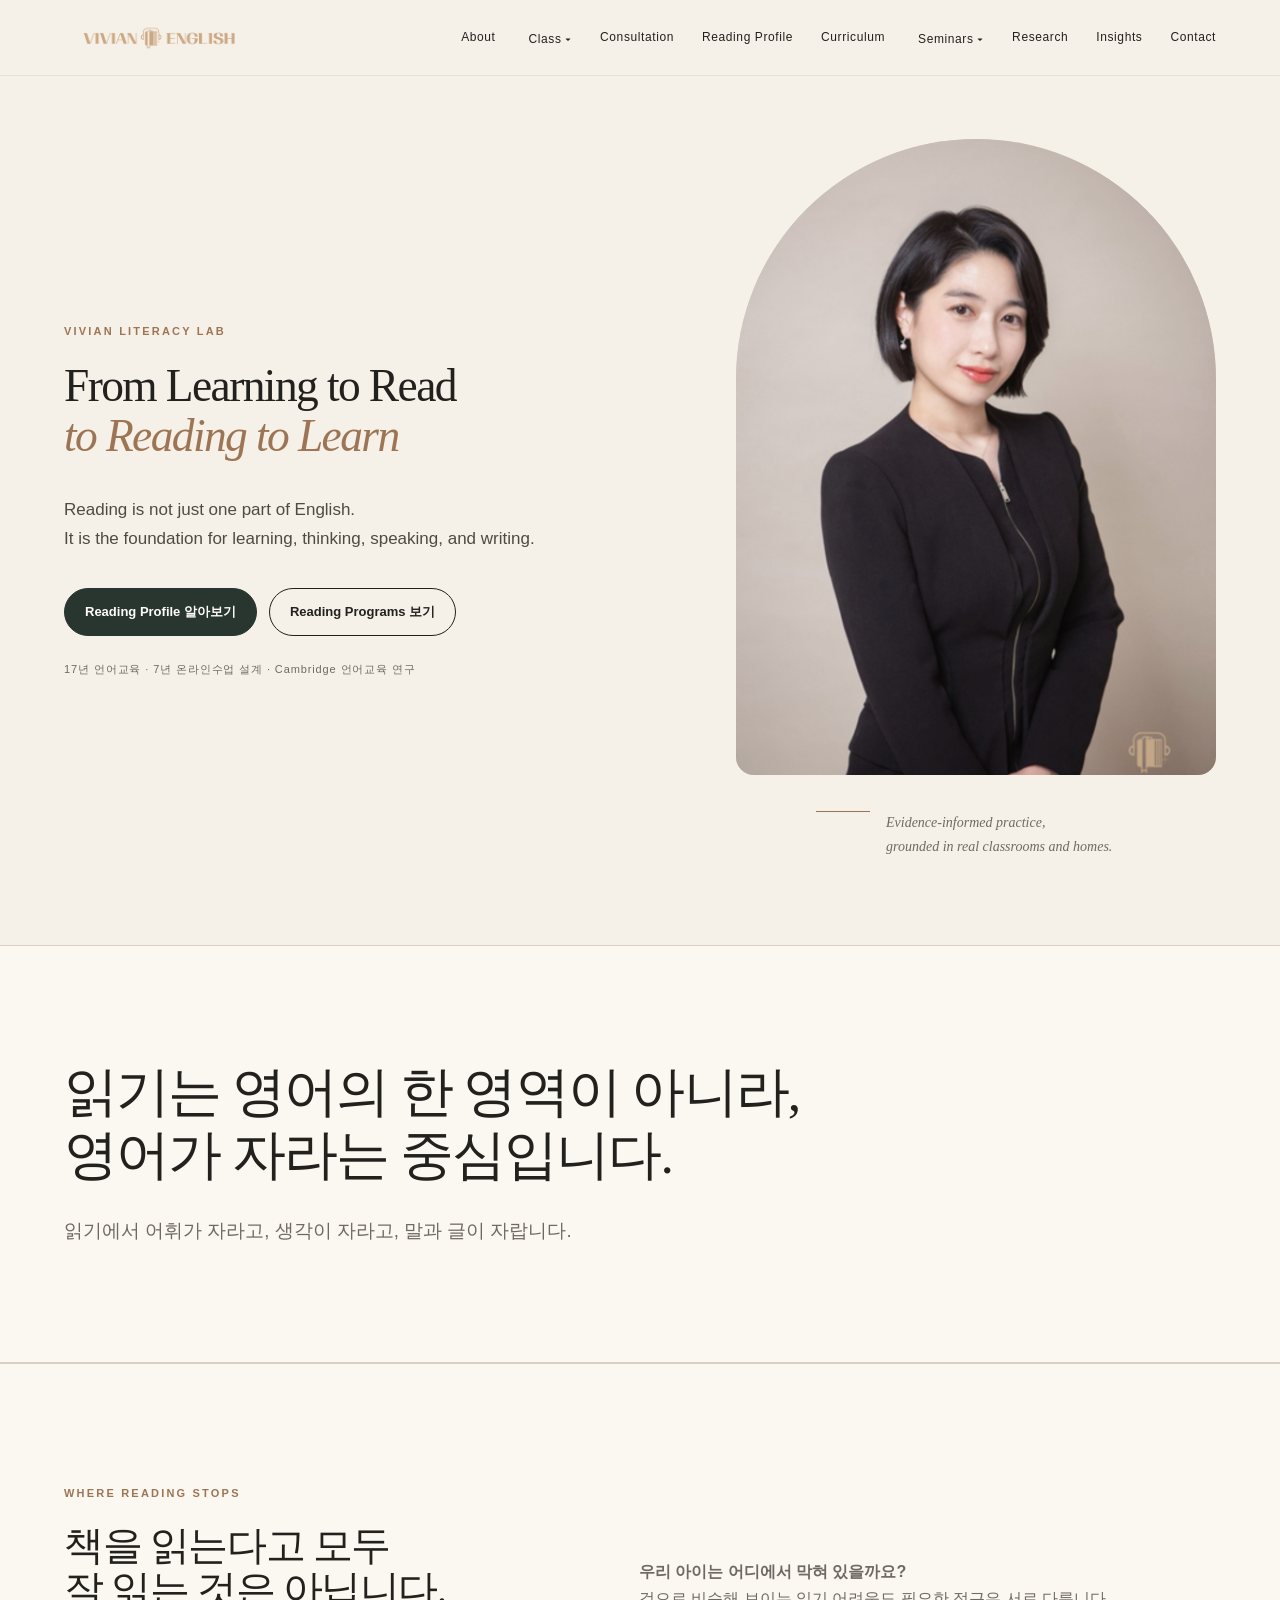
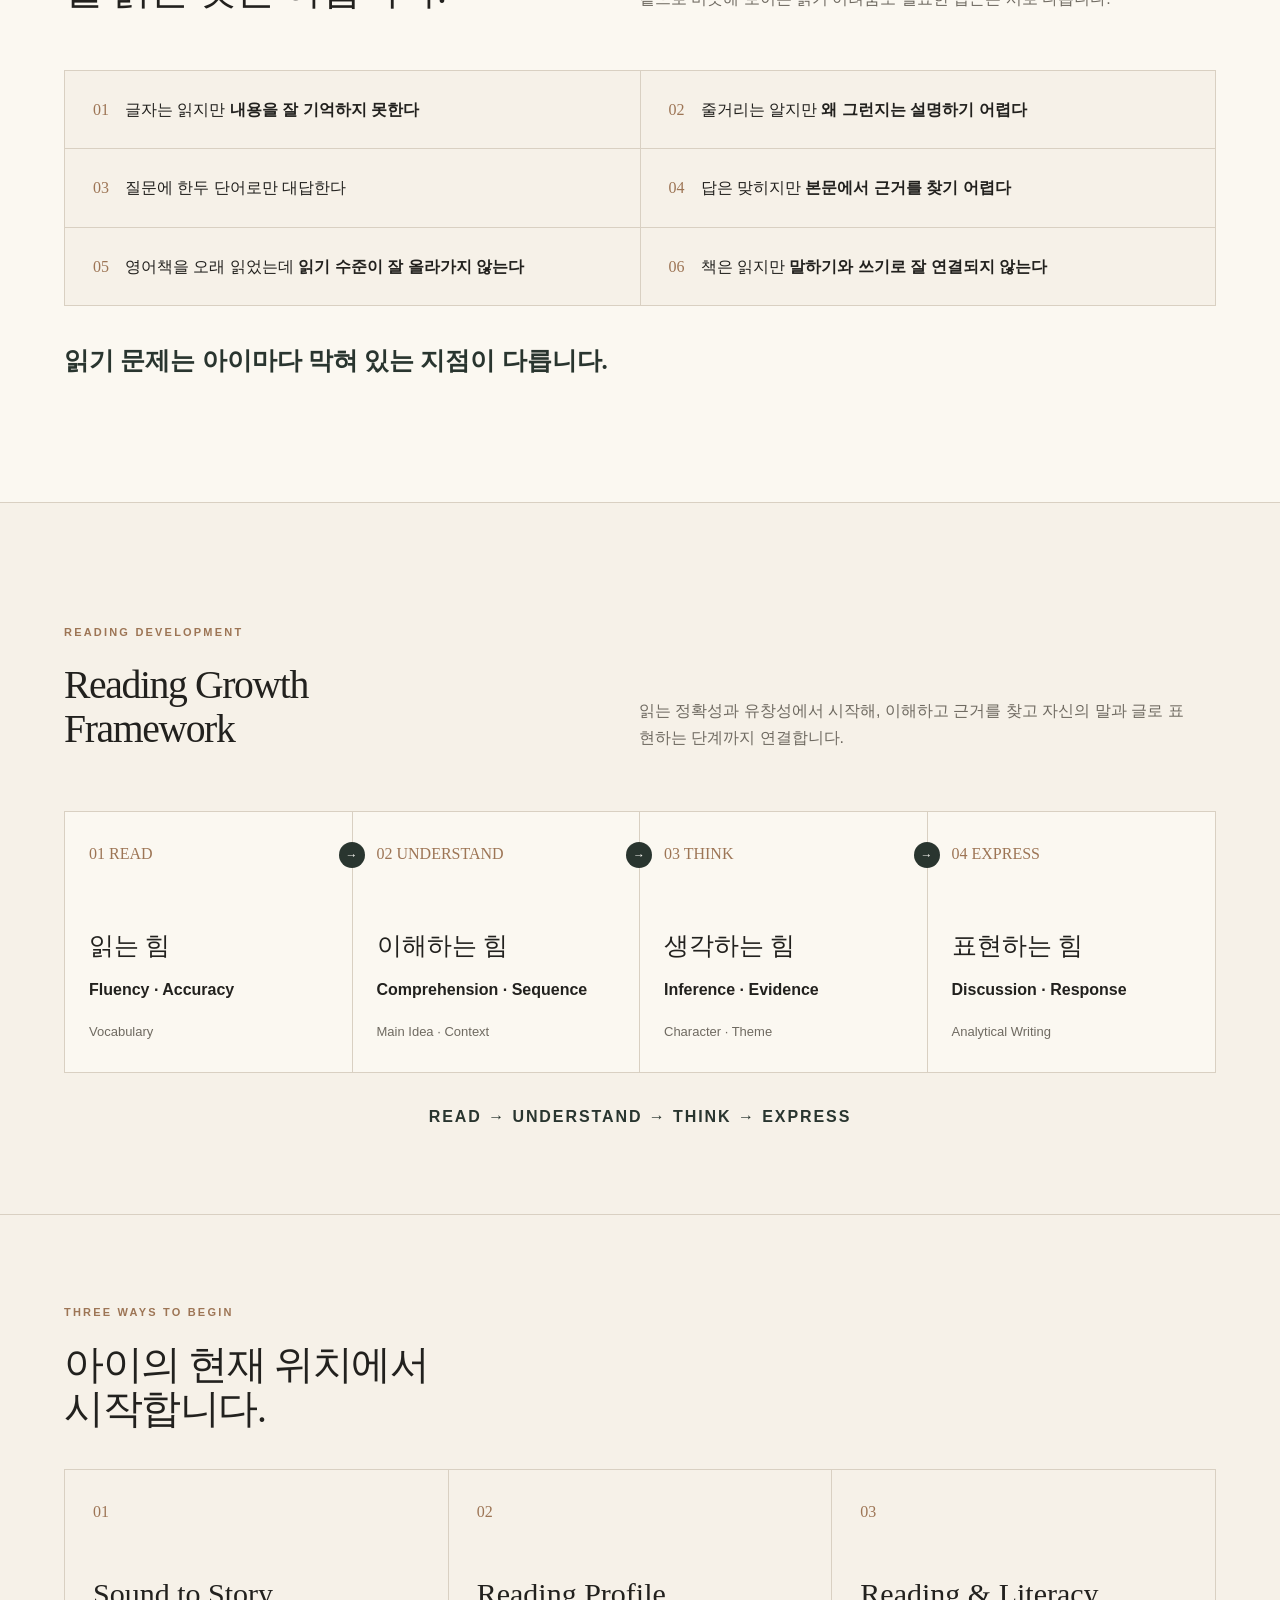
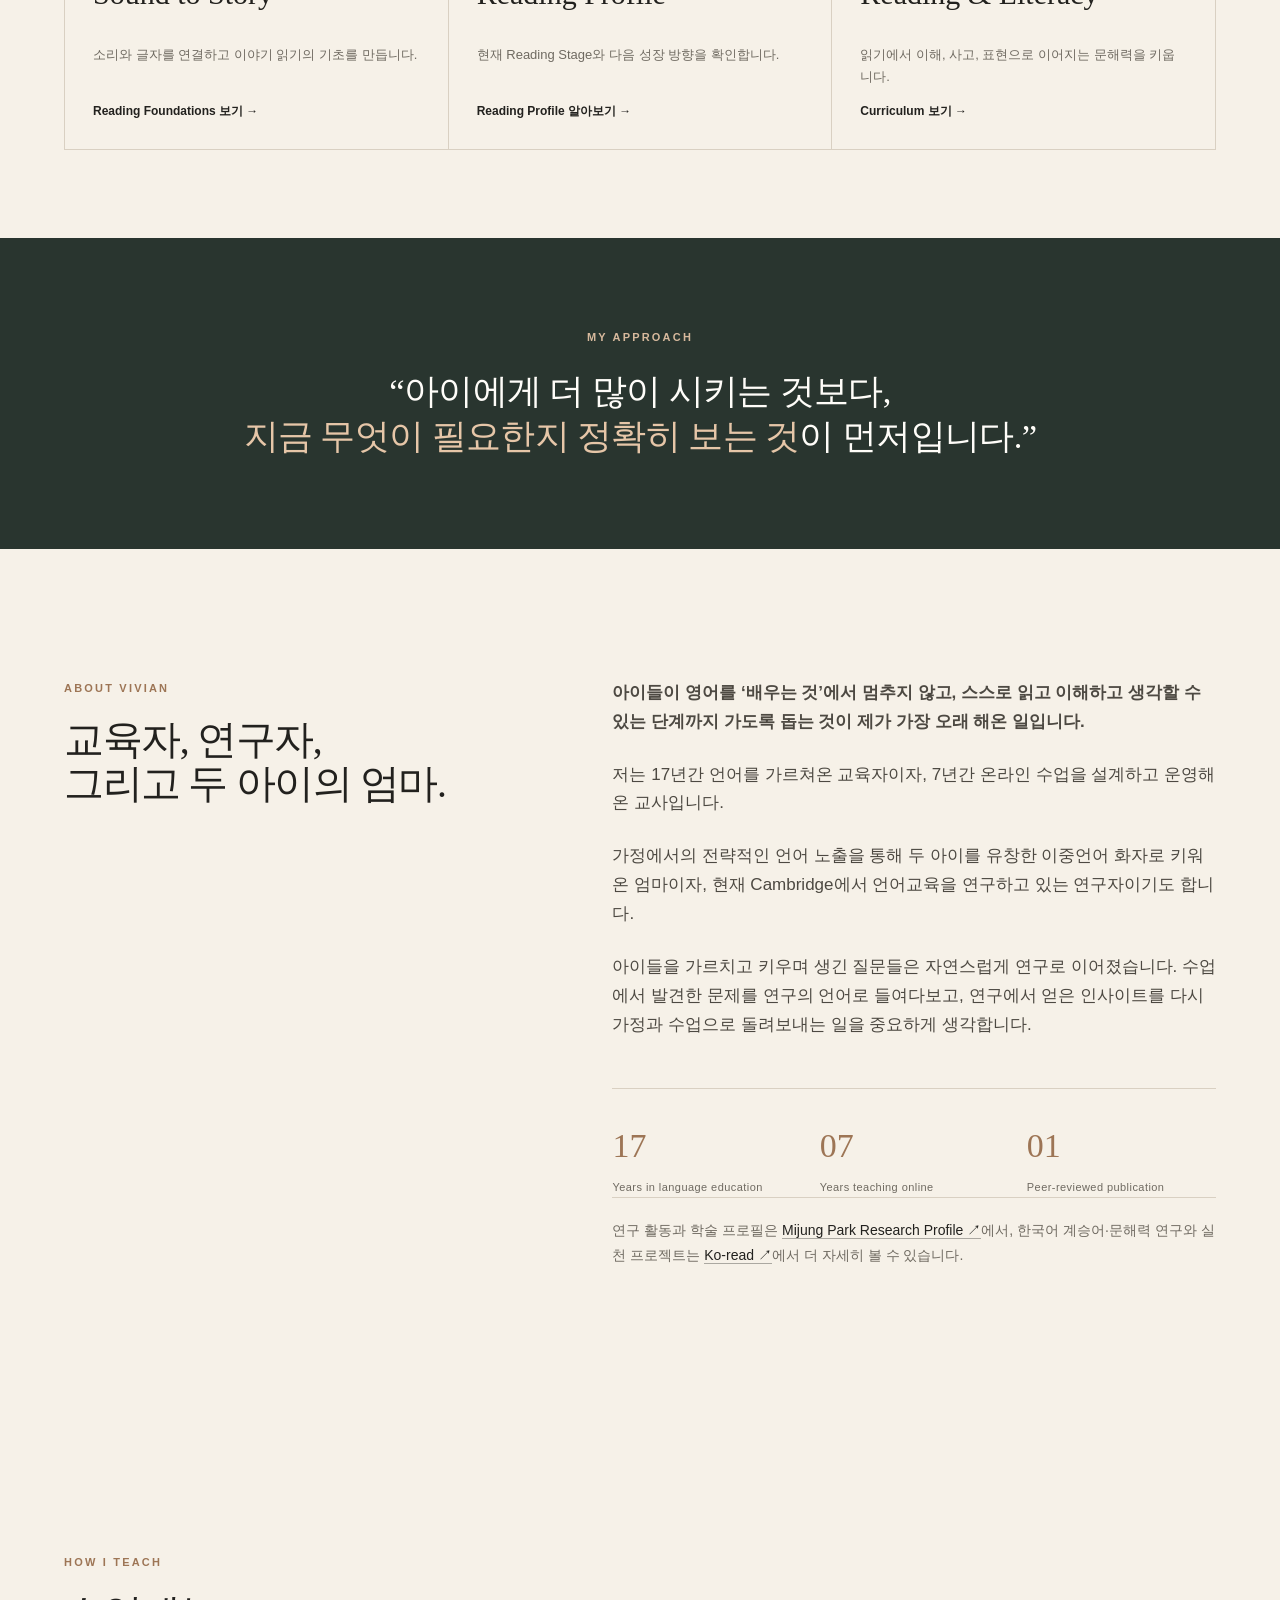
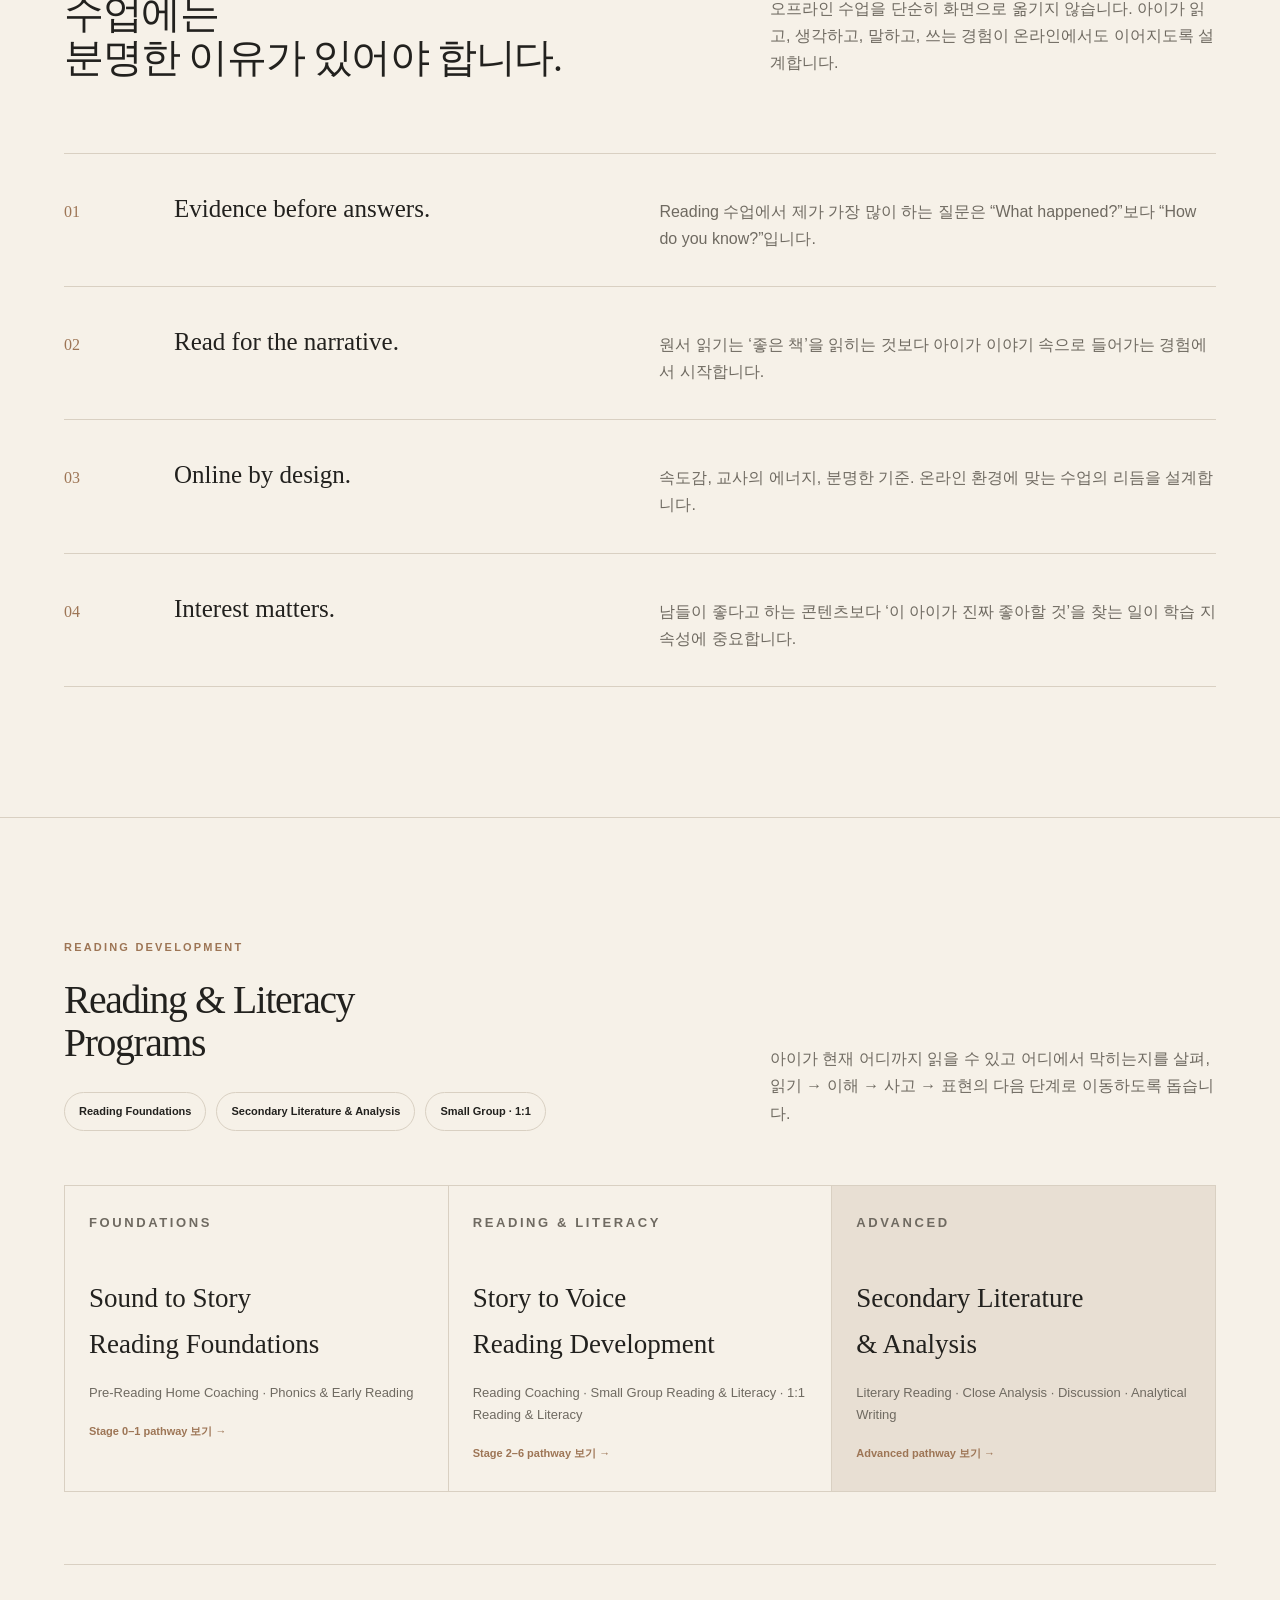
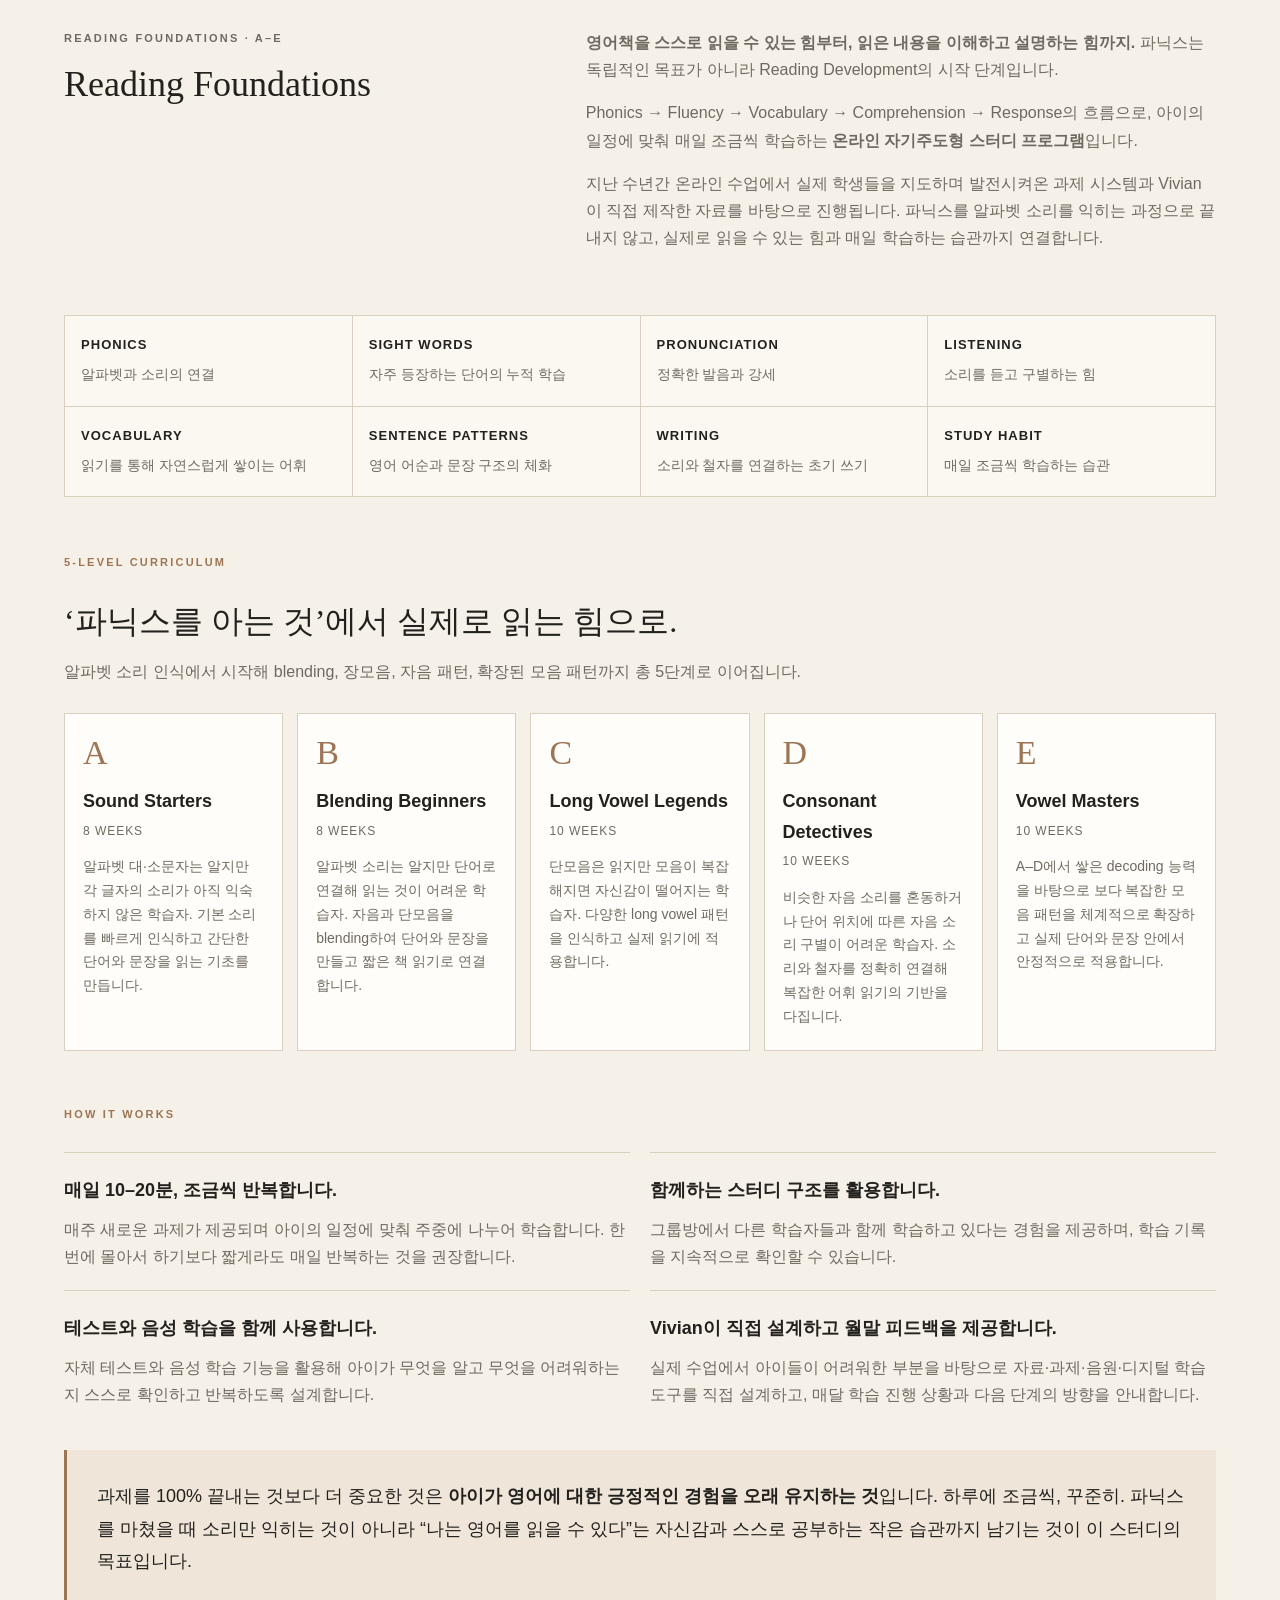
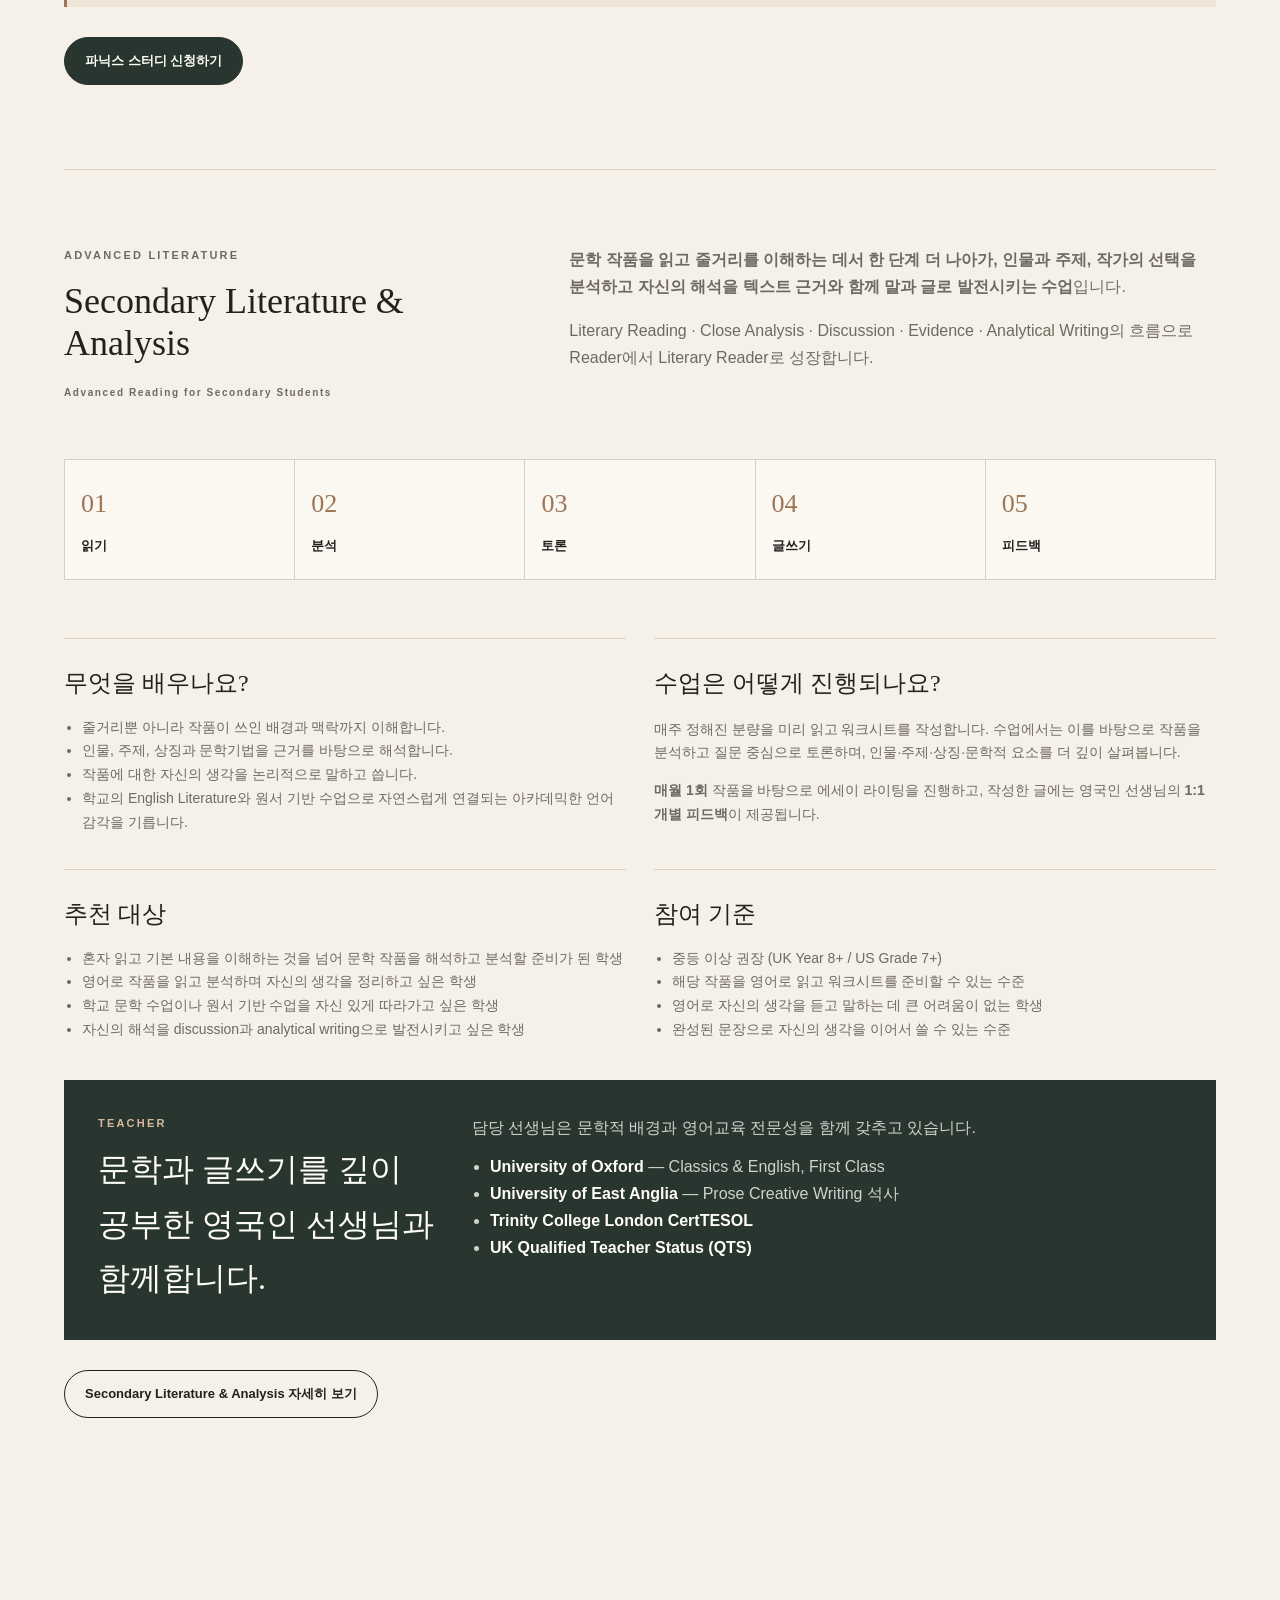
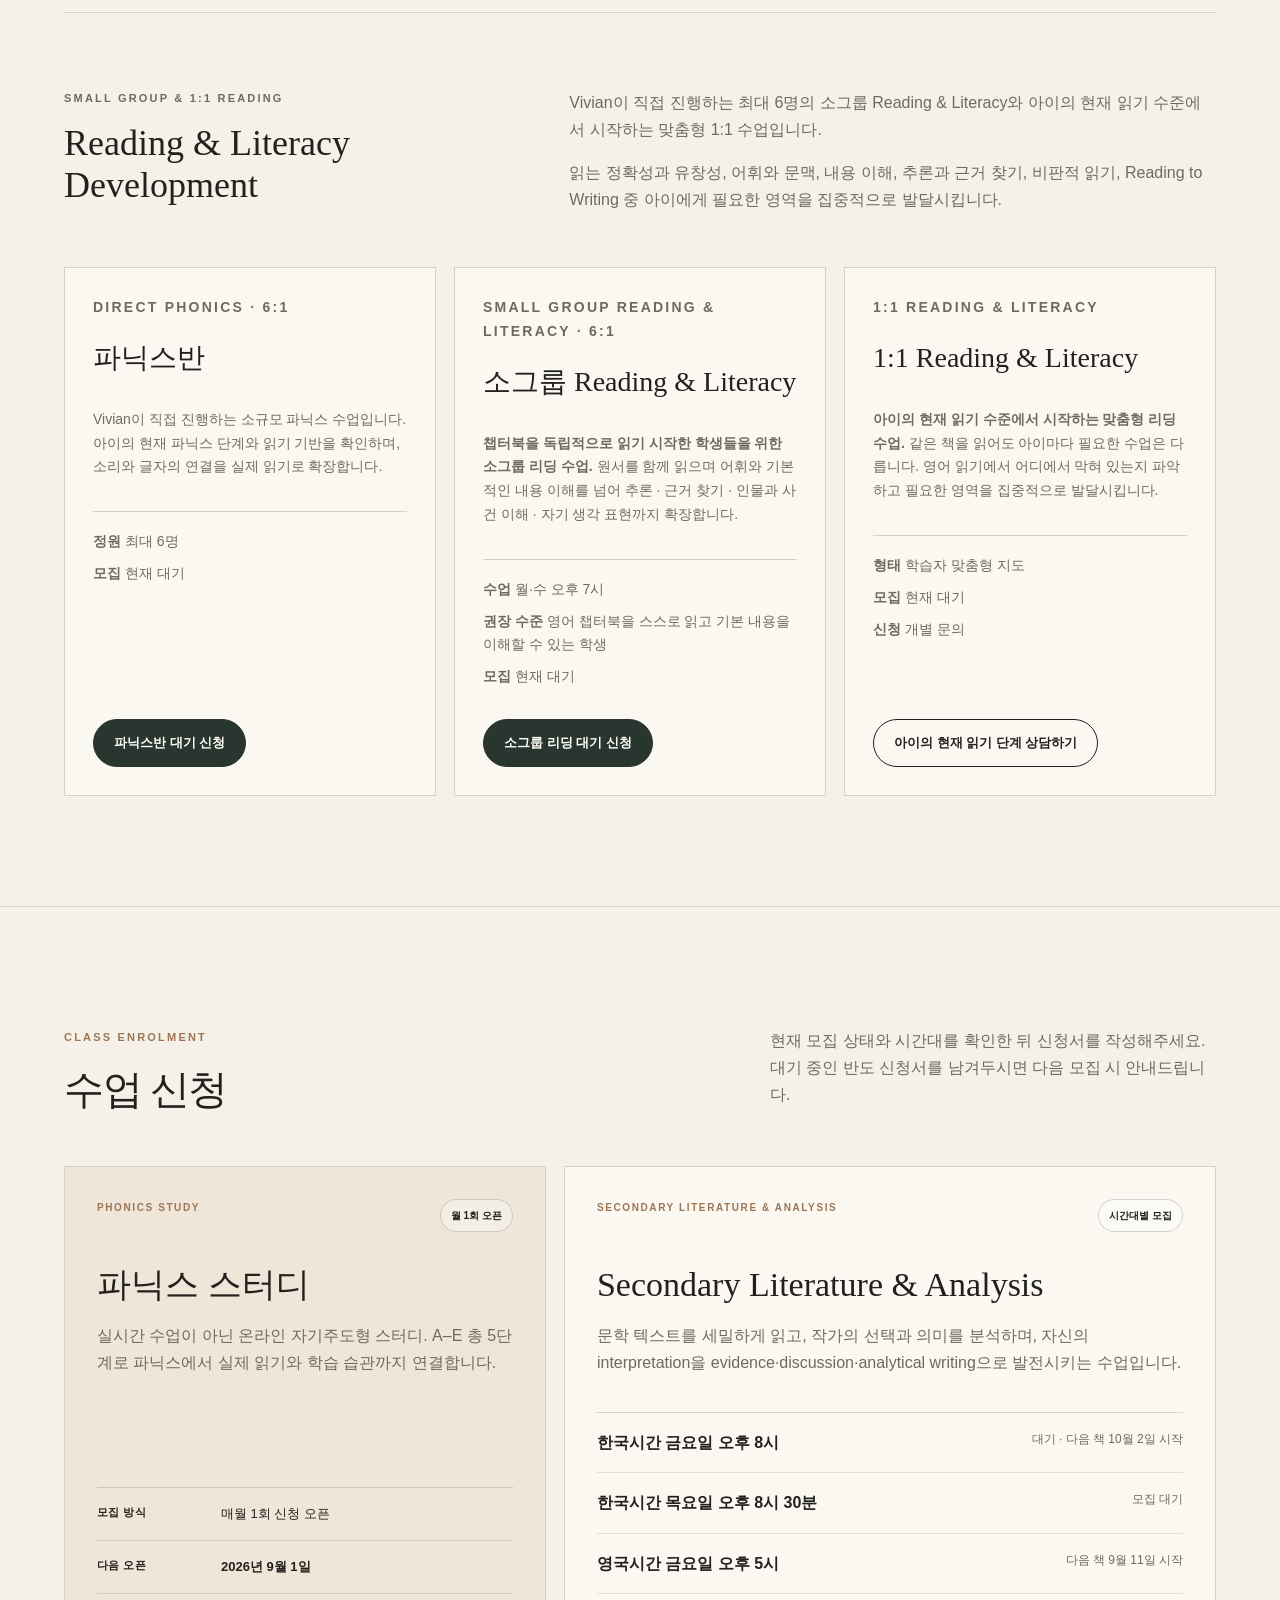
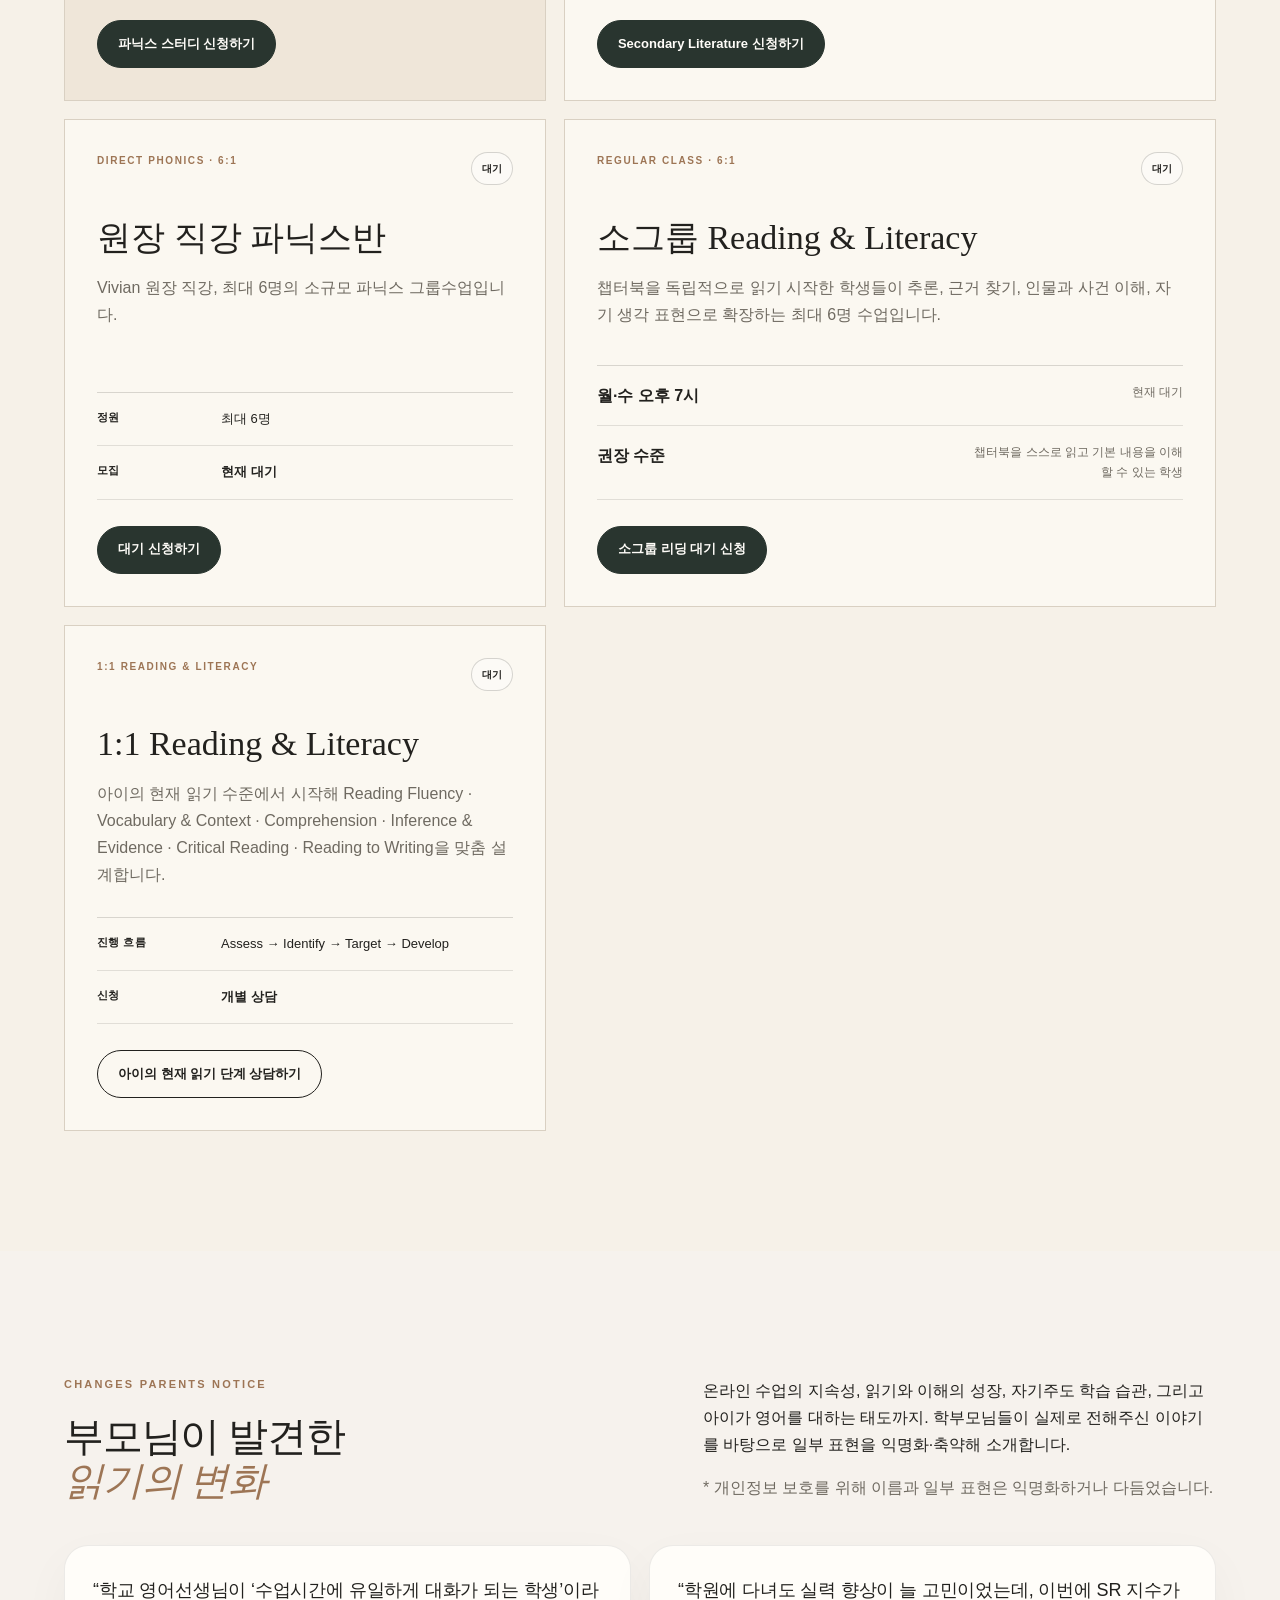
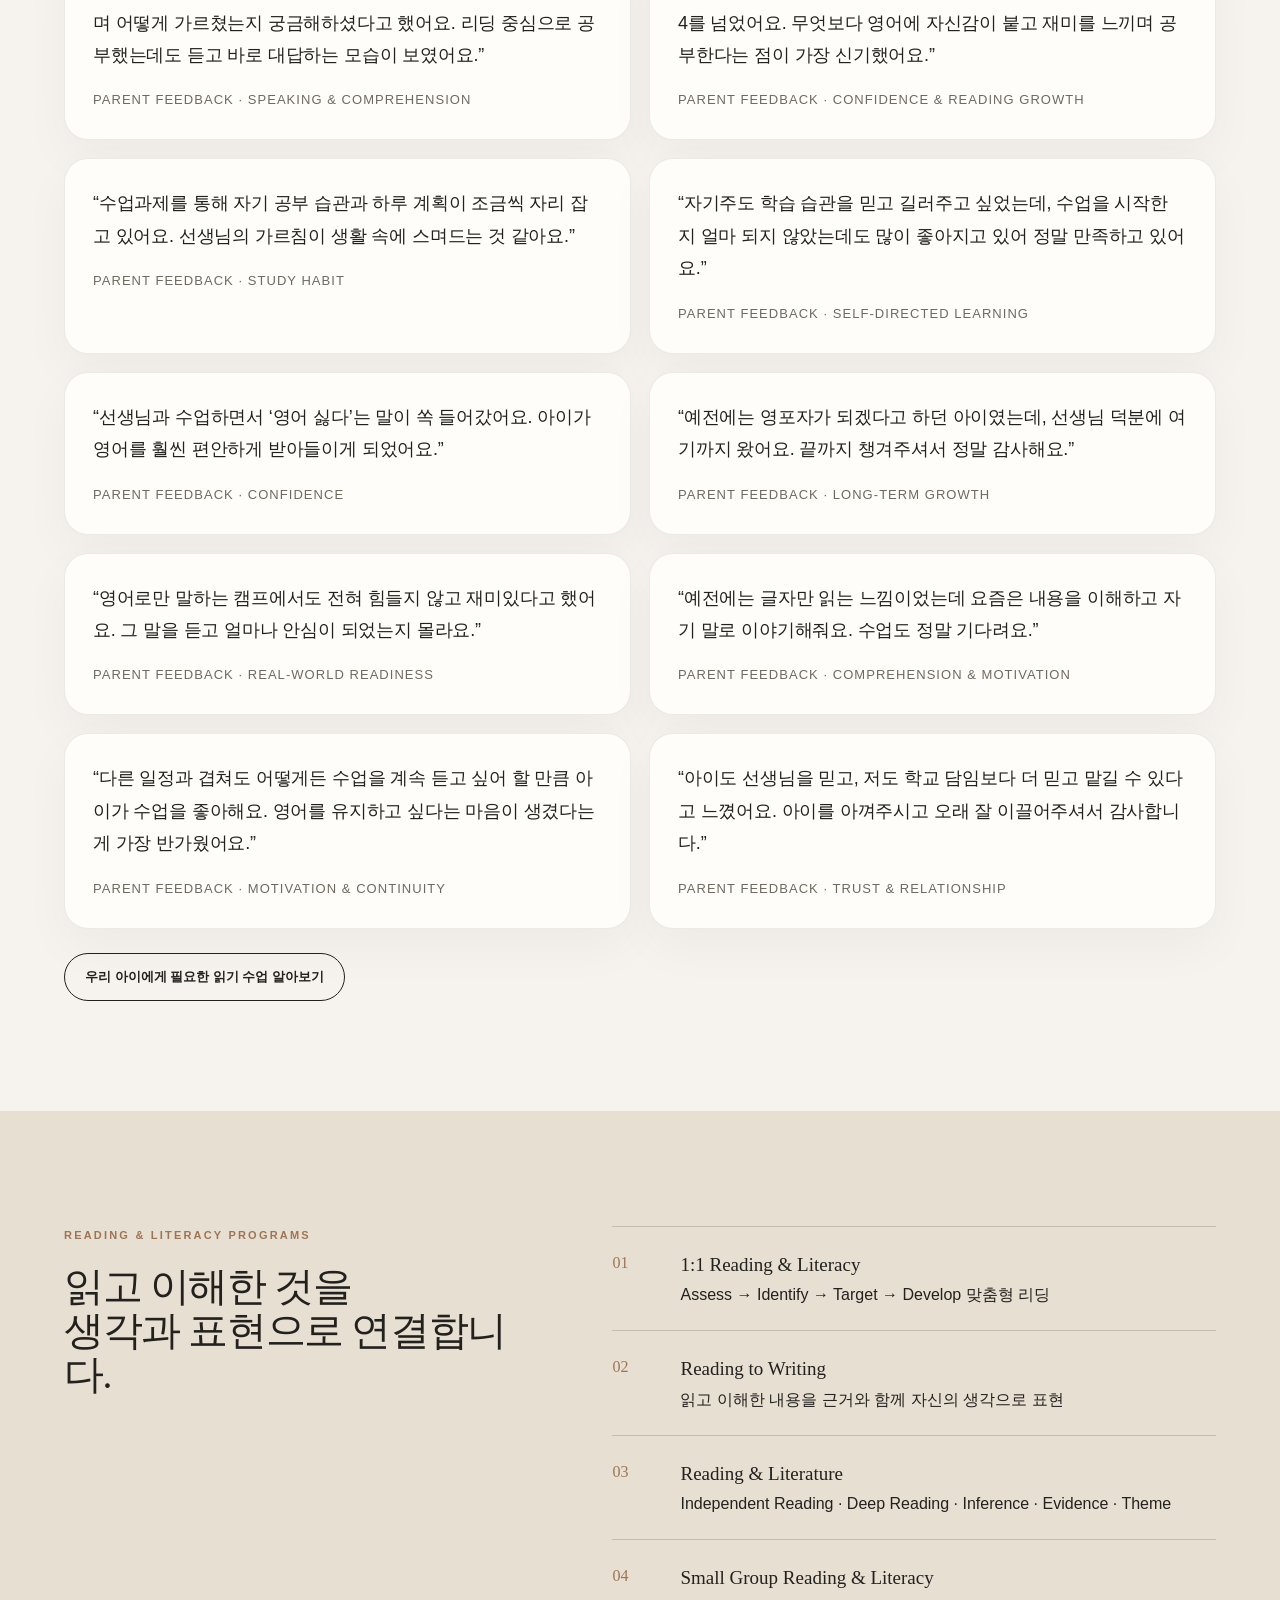
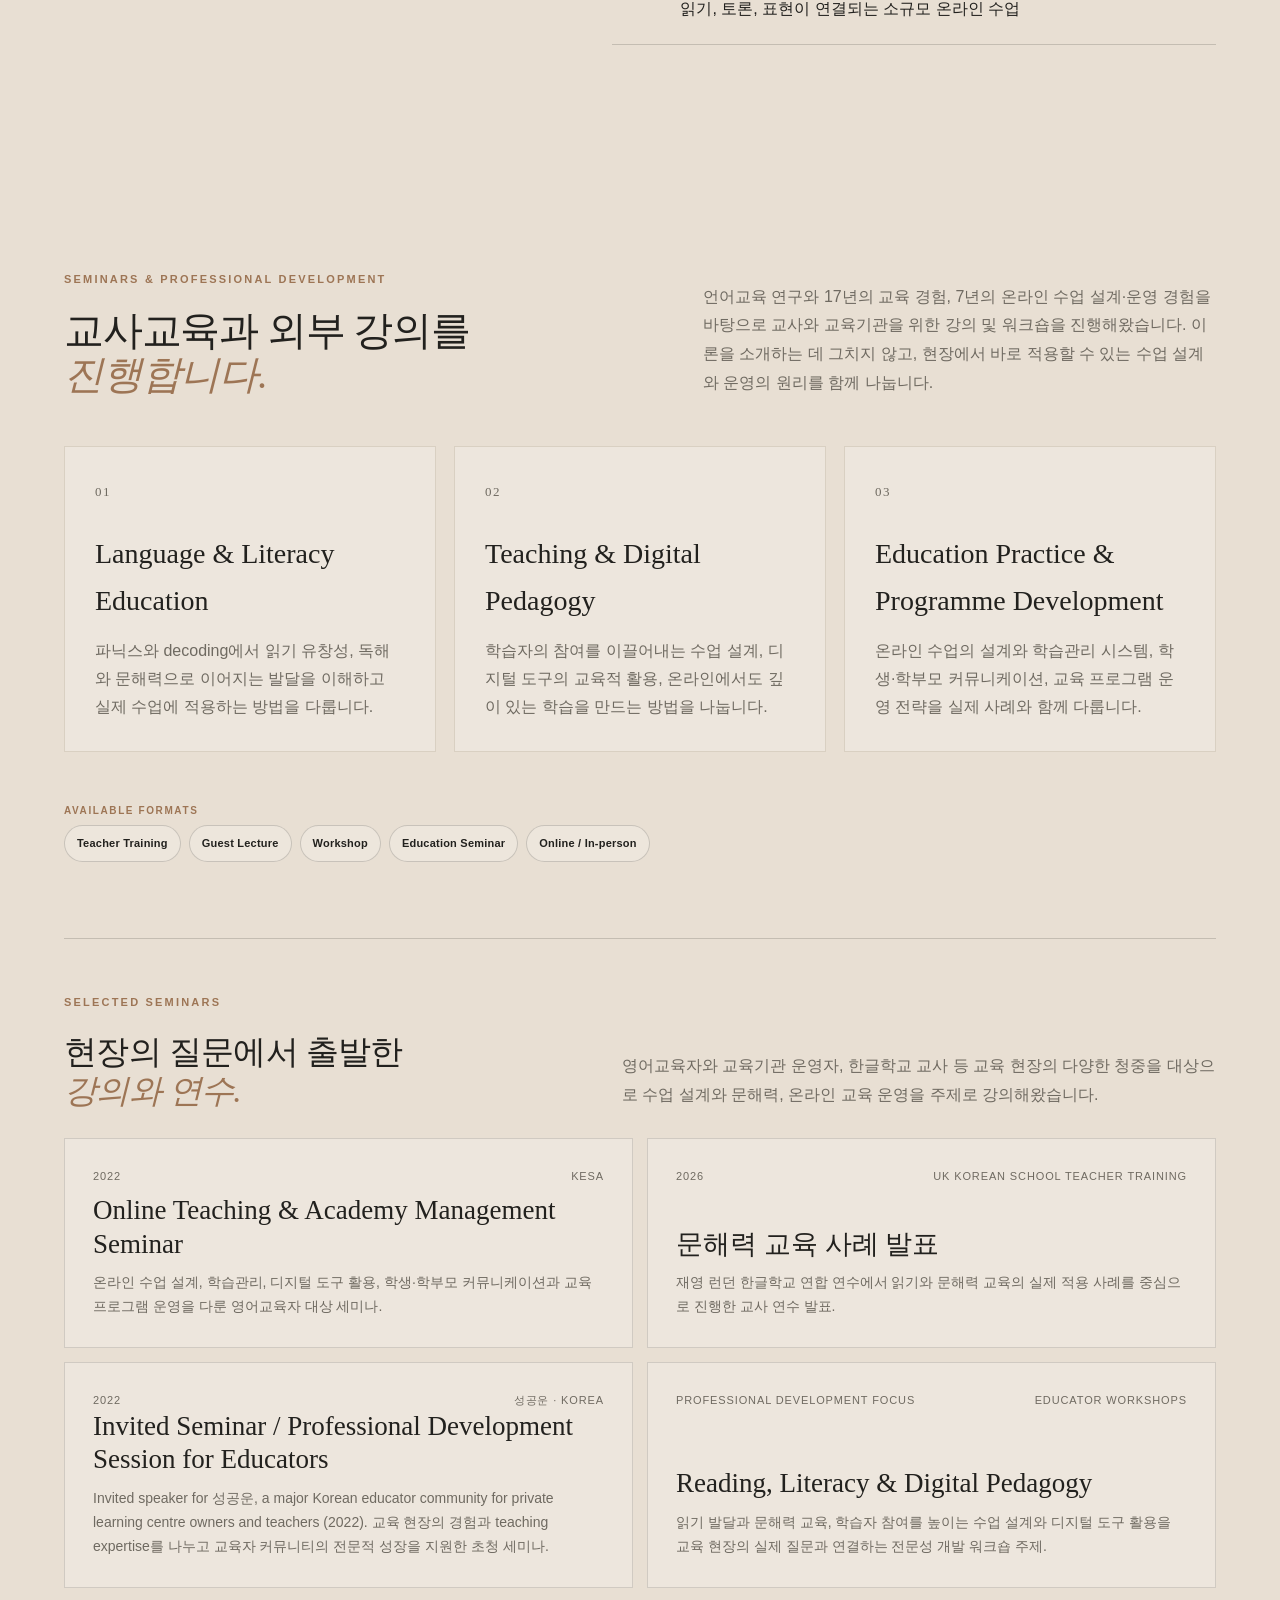
<file: index.html>
<!doctype html>
<html lang="ko">
<head>
  <meta charset="utf-8" />
  <meta name="viewport" content="width=device-width, initial-scale=1" />
  <meta name="description" content="Vivian English — 아이의 영어 읽기를 이해, 사고, 표현으로 연결하는 Reading & Literacy 교육." />
  <title>Vivian English | Reading & Literacy</title>
  <link rel="icon" type="image/png" sizes="512x512" href="/vivian-english-favicon.png" />
  <link rel="apple-touch-icon" href="/vivian-english-favicon.png" />
  <link rel="canonical" href="https://vivianenglish.pages.dev/" />
  <meta property="og:site_name" content="Vivian English" />
  <meta property="og:title" content="Vivian English" />
  <meta property="og:description" content="Reading &amp; Literacy Lab" />
  <meta property="og:image" content="https://vivianenglish.pages.dev/vivian-english-social-preview.png" />
  <meta property="og:image:secure_url" content="https://vivianenglish.pages.dev/vivian-english-social-preview.png" />
  <meta property="og:image:type" content="image/png" />
  <meta property="og:image:width" content="1200" />
  <meta property="og:image:height" content="630" />
  <meta property="og:image:alt" content="Vivian English logo" />
  <meta property="og:url" content="https://vivianenglish.pages.dev/" />
  <meta property="og:type" content="website" />
  <meta name="twitter:card" content="summary_large_image" />
  <meta name="twitter:title" content="Vivian English" />
  <meta name="twitter:description" content="Reading &amp; Literacy Lab" />
  <meta name="twitter:image" content="https://vivianenglish.pages.dev/vivian-english-social-preview.png" />

  <style>
:root {
  --paper: #f6f1e8;
  --paper-2: #fbf8f1;
  --ink: #22211e;
  --muted: #6f6a61;
  --line: #d9d0c2;
  --deep: #29352f;
  --deep-2: #35463e;
  --accent: #9d7555;
  --white: #fffdf9;
  --serif: Georgia, 'Times New Roman', serif;
  --sans: Inter, ui-sans-serif, -apple-system, BlinkMacSystemFont, 'Segoe UI', 'Apple SD Gothic Neo', 'Noto Sans KR', sans-serif;
}

* { box-sizing: border-box; }
html { scroll-behavior: smooth; }
body {
  margin: 0;
  background: var(--paper);
  color: var(--ink);
  font-family: var(--sans);
  line-height: 1.7;
  -webkit-font-smoothing: antialiased;
}

a { color: inherit; text-decoration: none; }
button { font: inherit; }
img { display: block; max-width: 100%; }

.site-header {
  position: sticky;
  top: 0;
  z-index: 20;
  height: 76px;
  padding: 0 5vw;
  display: flex;
  align-items: center;
  justify-content: space-between;
  background: color-mix(in srgb, var(--paper) 90%, transparent);
  backdrop-filter: blur(18px);
  border-bottom: 1px solid rgba(34,33,30,.08);
}

.brand { display: flex; align-items: center; gap: 12px; font-size: 12px; font-weight: 700; letter-spacing: .15em; }
.brand-mark {
  width: 34px; height: 34px; border: 1px solid var(--ink); border-radius: 50%; display: grid; place-items: center;
  font-family: var(--serif); font-size: 12px; letter-spacing: 0;
}
.nav { display: flex; align-items: center; gap: 28px; font-size: 12px; letter-spacing: .05em; }
.nav a { position: relative; }
.nav a::after { content: ''; position: absolute; left: 0; bottom: -7px; width: 0; height: 1px; background: var(--ink); transition: width .25s ease; }
.nav a:hover::after { width: 100%; }
.nav-toggle { display: none; border: 0; background: transparent; color: var(--ink); }

.section-shell { width: min(1180px, 90vw); margin: 0 auto; }
.hero { min-height: calc(100vh - 76px); display: grid; grid-template-columns: 1.05fr .95fr; align-items: center; gap: 8vw; padding-top: 7vh; padding-bottom: 8vh; }
.eyebrow { margin: 0 0 22px; font-size: 11px; font-weight: 800; letter-spacing: .2em; color: var(--accent); }
.hero h1, h2 { font-family: var(--serif); font-weight: 400; letter-spacing: -.035em; margin: 0; line-height: 1.08; }
.hero h1 { font-size: clamp(38px, 4.25vw, 64px); }
.hero h1 .hero-title-line { white-space: nowrap; }
h2 { font-size: clamp(36px, 4.2vw, 62px); }
em { color: var(--accent); font-style: italic; }
.hero-lede { margin: 34px 0 0; max-width:670px; color: #4e4a44; font-size: 17px; line-height:1.75; }
.hero-actions { display: flex; gap: 12px; margin-top: 34px; flex-wrap: wrap; }
.btn { display: inline-flex; align-items: center; justify-content: center; min-height: 48px; padding: 0 20px; border-radius: 999px; border: 1px solid var(--ink); font-size: 13px; font-weight: 700; cursor: pointer; transition: transform .2s ease, background .2s ease; }
.btn:hover:not(:disabled) { transform: translateY(-2px); }
.btn.primary { background: var(--deep); color: var(--white); border-color: var(--deep); }
.btn.secondary { background: transparent; }
.btn.light { border-color: rgba(255,255,255,.6); color: var(--white); }
.btn:disabled { opacity: .5; cursor: default; }
.micro { margin-top: 24px; color: var(--muted); font-size: 11px; letter-spacing: .08em; }
.hero-portrait { align-self: stretch; display: flex; flex-direction: column; justify-content: center; }
.portrait-frame { position: relative; width: 100%; max-width: 480px; margin-left: auto; aspect-ratio: 4 / 5.3; overflow: hidden; border-radius: 240px 240px 18px 18px; background: #ded5c8; }
.portrait-frame img { width: 100%; height: 100%; object-fit: cover; object-position: 50% 42%; filter: saturate(.86) contrast(.96); }
.portrait-note { width: min(400px, 88%); margin: 22px 0 0 auto; display: grid; grid-template-columns: 54px 1fr; gap: 16px; align-items: start; color: var(--muted); font-family: var(--serif); font-style: italic; font-size: 14px; }
.note-line { height: 1px; background: var(--accent); margin-top: 14px; }

.brand-philosophy { padding: clamp(76px,9vw,118px) 0; border-top:1px solid var(--line); border-bottom:1px solid var(--line); background:var(--paper-2); }
.brand-philosophy-copy { max-width:1080px; }
.brand-philosophy h2 { margin:0; max-width:none; font-size:clamp(38px,4.2vw,56px); line-height:1.17; font-weight:500; letter-spacing:-.035em; }
.brand-philosophy p { margin:28px 0 0; color:var(--muted); font-size:clamp(16px,1.45vw,19px); line-height:1.75; font-weight:400; }
@media (max-width:620px){
  .brand-philosophy{padding:68px 0}
  .brand-philosophy h2{font-size:clamp(31px,9.4vw,40px);line-height:1.22;word-break:keep-all}
  .brand-philosophy p{margin-top:22px;font-size:16px;word-break:keep-all}
}

.diagnostic-section, .growth-section { padding: 120px 0; border-top: 1px solid var(--line); }
.growth-section { padding-bottom: 84px; }
.diagnostic-section { background: var(--paper-2); }
.diagnostic-head, .growth-head { display: grid; grid-template-columns: .9fr 1.1fr; gap: 8vw; align-items: end; }
.diagnostic-head p:last-child, .growth-head p:last-child { color: var(--muted); margin: 0; max-width: 560px; }
.diagnostic-grid { display: grid; grid-template-columns: repeat(2, 1fr); gap: 1px; margin-top: 58px; background: var(--line); border: 1px solid var(--line); }
.diagnostic-card { background: var(--paper); padding: 25px 28px; display: flex; gap: 16px; align-items: flex-start; }
.diagnostic-card span { color: var(--accent); font-family: var(--serif); }
.diagnostic-card p { margin: 0; }
.diagnostic-close { margin: 34px 0 0; font-family: var(--serif); font-size: 25px; color: var(--deep); }
.growth-flow { display: grid; grid-template-columns: repeat(4, 1fr); margin-top: 60px; border: 1px solid var(--line); }
.growth-step { position: relative; min-height: 260px; padding: 28px 24px; border-right: 1px solid var(--line); background: var(--paper-2); }
.growth-step:last-child { border-right: 0; }
.growth-step:not(:last-child)::after { content: '→'; position: absolute; right: -13px; top: 30px; z-index: 1; width: 26px; height: 26px; border-radius: 50%; display: grid; place-items: center; background: var(--deep); color: var(--white); font-size: 12px; }
.growth-step .step-no { color: var(--accent); font-family: var(--serif); }
.growth-step h3 { margin: 58px 0 8px; font-family: var(--serif); font-size: 25px; font-weight: 400; }
.growth-step strong { display: block; margin-bottom: 18px; }
.growth-step p { margin: 0; color: var(--muted); font-size: 13px; }
.growth-line { margin: 30px 0 0; text-align: center; letter-spacing: .12em; font-weight: 700; color: var(--deep); }

.band { background: var(--deep); color: var(--white); padding: 90px 5vw; text-align: center; }
.band .eyebrow { color: #d7b99d; }
.band blockquote { margin: 0; font-family: var(--serif); font-size: clamp(30px, 3.8vw, 54px); line-height: 1.35; font-weight: 400; }
.band blockquote strong { color: #e6c6a8; font-weight: 400; }
.band blockquote .quote-ending { white-space: nowrap; }

.split-section { display: grid; grid-template-columns: .85fr 1.15fr; gap: 8vw; padding: 130px 0; }
.section-intro { position: sticky; top: 120px; align-self: start; }
.prose { max-width: 650px; font-size: 17px; color: #4d4942; }
.prose p { margin-top: 0; margin-bottom: 24px; }
.credentials { border-top: 1px solid var(--line); margin-top: 48px; padding-top: 28px; display: grid; grid-template-columns: repeat(3, 1fr); gap: 18px; }
.credentials span { display: block; font-family: var(--serif); font-size: 34px; color: var(--accent); }
.credentials p { margin: 4px 0 0; font-size: 11px; letter-spacing: .04em; color: var(--muted); }

.review-section { background: var(--paper-2); border-top: 1px solid var(--line); border-bottom: 1px solid var(--line); padding: 120px 0; }
.review-heading { display: grid; grid-template-columns: .7fr 1.3fr; column-gap: 8vw; align-items: end; }
.review-heading .eyebrow { grid-column: 1 / -1; }
.review-heading > p:last-child { color: var(--muted); max-width: 520px; margin: 0 0 5px; }
.review-grid { display: grid; grid-template-columns: repeat(4, 1fr); margin-top: 68px; border-top: 1px solid var(--line); border-left: 1px solid var(--line); }
.review-card { min-height: 270px; padding: 28px 24px; border-right: 1px solid var(--line); border-bottom: 1px solid var(--line); display: flex; flex-direction: column; }
.review-card > span { font-family: var(--serif); color: var(--accent); font-size: 15px; }
.review-card h3 { margin: auto 0 8px; font-family: var(--serif); font-size: 24px; font-weight: 400; }
.review-card p { margin: 0; font-size: 13px; color: var(--muted); }
.accent-card { background: #efe6d9; }
.review-cta { margin-top: 28px; padding: 28px 30px; border: 1px solid var(--line); display: flex; align-items: center; justify-content: space-between; gap: 30px; background: var(--paper); }
.review-cta h3 { margin: 2px 0 3px; font-family: var(--serif); font-size: 24px; font-weight: 400; }
.review-cta p { margin: 0; }
.small-label { margin: 0 0 6px; font-size: 10px; font-weight: 800; letter-spacing: .16em; color: var(--accent); }

#teaching { padding-top: 130px; padding-bottom: 130px; }
.section-header-row { display: grid; grid-template-columns: 1.15fr .85fr; gap: 8vw; align-items: end; }
.side-copy { margin: 0 0 4px; max-width: 460px; color: var(--muted); }
.principles { margin-top: 72px; border-top: 1px solid var(--line); }
.principle { display: grid; grid-template-columns: 80px .9fr 1.1fr; gap: 30px; padding: 34px 0; border-bottom: 1px solid var(--line); align-items: baseline; }
.principle-no { color: var(--accent); font-family: var(--serif); margin: 0; }
.principle h3 { font-family: var(--serif); font-size: 25px; font-weight: 400; margin: 0; }
.principle > p:last-child { margin: 0; color: var(--muted); }

.band-light { background: #e8dfd3; padding: 115px 0; }
.offer-grid { display: grid; grid-template-columns: .85fr 1.15fr; gap: 8vw; }
.offer-list { border-top: 1px solid rgba(34,33,30,.18); }
.offer-list > div { display: grid; grid-template-columns: 52px 1fr; gap: 16px; padding: 22px 0; border-bottom: 1px solid rgba(34,33,30,.18); }
.offer-list span { font-family: var(--serif); color: var(--accent); }
.offer-list p { margin: 0; }
.offer-list strong { font-family: var(--serif); font-size: 19px; font-weight: 400; }

.class-registration { padding: 120px 0; background: var(--paper); border-top: 1px solid var(--line); }
.class-registration .section-header-row { margin-bottom: 54px; }
.class-grid { display: grid; grid-template-columns: .85fr 1.15fr; gap: 18px; }
.class-card { border: 1px solid var(--line); background: var(--paper-2); padding: 32px; min-height: 380px; display: flex; flex-direction: column; }
.class-card.featured { background: #efe6d9; }
.class-card-top { display: flex; justify-content: space-between; gap: 16px; align-items: flex-start; }
.class-type { margin: 0; color: var(--accent); font-size: 10px; font-weight: 800; letter-spacing: .16em; }
.status-badge { border: 1px solid rgba(34,33,30,.18); border-radius: 999px; padding: 7px 10px; font-size: 10px; font-weight: 800; white-space: nowrap; background: rgba(255,255,255,.35); }
.class-card h3 { font-family: var(--serif); font-size: 34px; font-weight: 400; line-height: 1.1; margin: 34px 0 18px; }
.class-summary { color: var(--muted); margin: 0 0 28px; }
.class-details { border-top: 1px solid rgba(34,33,30,.16); margin-top: auto; }
.class-detail { display: grid; grid-template-columns: 110px 1fr; gap: 14px; padding: 15px 0; border-bottom: 1px solid rgba(34,33,30,.12); font-size: 13px; }
.class-detail strong { font-size: 11px; letter-spacing: .04em; }
.class-detail p { margin: 0; }
.class-card .btn { align-self: flex-start; margin-top: 26px; }
.schedule-list { margin-top: 8px; border-top: 1px solid rgba(34,33,30,.16); }
.schedule-row { display: grid; grid-template-columns: 1.25fr .75fr; gap: 18px; padding: 16px 0; border-bottom: 1px solid rgba(34,33,30,.12); align-items: start; }
.schedule-row p { margin: 0; }
.schedule-row .time { font-weight: 700; }
.schedule-row .note { color: var(--muted); font-size: 12px; text-align: right; }
@media (max-width: 920px) { .class-grid { grid-template-columns: 1fr; } }
@media (max-width: 620px) { .class-registration { padding: 90px 0; } .class-card { min-height: auto; padding: 24px; } .class-detail { grid-template-columns: 1fr; gap: 5px; } .schedule-row { grid-template-columns: 1fr; gap: 5px; } .schedule-row .note { text-align: left; } }

.research-section { padding: 130px 0; display: grid; grid-template-columns: 1.15fr .85fr; gap: 8vw; align-items: start; }
.research-copy > p:not(.eyebrow) { max-width: 680px; color: var(--muted); margin-top: 34px; }
.research-tags { display: flex; gap: 8px; flex-wrap: wrap; margin-top: 28px; }
.research-tags span { border: 1px solid var(--line); border-radius: 999px; padding: 8px 13px; font-size: 11px; }
.publication-card { background: var(--deep); color: var(--white); padding: 34px; min-height: 400px; display: flex; flex-direction: column; }
.publication-card .small-label { color: #d7b99d; }
.publication-card h3 { font-family: var(--serif); font-size: 40px; line-height: 1.05; font-weight: 400; margin: auto 0 20px; }
.pub-title { color: #d9d8d2; font-size: 14px; }
.journal { font-family: var(--serif); font-style: italic; color: #e3c5a7; margin: 18px 0 0; }
.link-note { color: #aaa9a2; font-size: 11px; margin-top: 28px; }

.insights-section { background: var(--paper-2); border-top: 1px solid var(--line); padding: 120px 0; }
.insight-grid { display: grid; grid-template-columns: repeat(3, 1fr); gap: 18px; margin-top: 58px; }
.insight-card { min-height: 360px; padding: 26px; border: 1px solid var(--line); display: flex; flex-direction: column; background: var(--paper); transition: transform .2s ease, box-shadow .2s ease; }
.insight-card:hover { transform: translateY(-4px); box-shadow: 0 18px 40px rgba(57,45,31,.08); }
.tag { margin: 0; color: var(--accent); font-size: 11px; font-weight: 800; }
.insight-card h3 { font-family: var(--serif); font-size: 27px; line-height: 1.25; font-weight: 400; margin: auto 0 16px; }
.insight-card > p:nth-of-type(2) { color: var(--muted); font-size: 13px; }
.text-link { margin-top: 20px; font-size: 12px; font-weight: 800; }

.closing { text-align: left; }
.closing-grid { display: grid; grid-template-columns: 1.3fr .7fr; gap: 8vw; align-items: end; }
.closing .eyebrow { color: #d7b99d; }
.closing h2 { color: var(--white); }
.closing-copy p { color: #d0d2ce; margin-top: 0; }
.closing-copy .btn { margin-top: 20px; }
.footer { min-height: 100px; padding: 28px 5vw; display: flex; align-items: center; justify-content: space-between; gap: 20px; color: var(--muted); font-size: 11px; border-top: 1px solid var(--line); }

.reveal { opacity: 0; transform: translateY(18px); transition: opacity .65s ease, transform .65s ease; }
.reveal.visible { opacity: 1; transform: none; }
.delay-1 { transition-delay: .08s; }
.delay-2 { transition-delay: .16s; }
.delay-3 { transition-delay: .24s; }

@media (max-width: 920px) {
  .nav-toggle { display: block; }
  .nav { position: absolute; top: 76px; left: 0; right: 0; display: none; flex-direction: column; align-items: flex-start; gap: 16px; padding: 22px 5vw 26px; background: var(--paper); border-bottom: 1px solid var(--line); }
  .nav.open { display: flex; }
  .hero { grid-template-columns: 1fr; min-height: auto; padding-top: 70px; gap: 60px; }
  .hero-portrait { width: min(560px, 100%); margin: 0 auto; }
  .portrait-frame { margin: 0 auto; }
  .portrait-note { margin-right: auto; }
  .split-section, .offer-grid, .research-section, .closing-grid, .section-header-row, .review-heading { grid-template-columns: 1fr; }
  .diagnostic-head, .growth-head { grid-template-columns: 1fr; }
  .diagnostic-head p:last-child, .growth-head p:last-child { margin-top: 24px; }
  .growth-flow { grid-template-columns: 1fr 1fr; }
  .section-intro { position: static; }
  .review-heading > p:last-child { margin-top: 24px; }
  .review-grid { grid-template-columns: repeat(2, 1fr); }
  .insight-grid { grid-template-columns: 1fr; }
  .insight-card { min-height: 280px; }
}

@media (max-width: 620px) {
  .site-header { height: 68px; }
  .nav { top: 68px; }
  .section-shell { width: min(100% - 34px, 1180px); }
  .hero { padding-top: 48px; padding-bottom: 70px; }
  .hero h1 { font-size: clamp(27px, 8.4vw, 34px); line-height:1.14; letter-spacing:-.04em; }
  .desktop-only { display: none; }
  .hero-lede { font-size: 15px; }
  .hero-actions { flex-direction: column; }
  .btn { width: 100%; }
  .portrait-frame { border-radius: 180px 180px 14px 14px; }
  .band { padding: 72px 17px; }
  .split-section, #teaching, .research-section { padding-top: 90px; padding-bottom: 90px; }
  .review-section, .insights-section { padding: 90px 0; }
  .diagnostic-section, .growth-section { padding: 90px 0; }
  .growth-section { padding-bottom: 70px; }
  .diagnostic-grid, .growth-flow { grid-template-columns: 1fr; }
  .diagnostic-card { padding: 22px 20px; }
  .growth-step { min-height: auto; border-right: 0; border-bottom: 1px solid var(--line); }
  .growth-step:last-child { border-bottom: 0; }
  .growth-step h3 { margin-top: 30px; }
  .growth-step:not(:last-child)::after { content: '↓'; right: 24px; top: auto; bottom: -13px; }
  .credentials { grid-template-columns: 1fr; }
  .review-grid { grid-template-columns: 1fr; border-left: 0; }
  .review-card { min-height: 220px; border-left: 1px solid var(--line); }
  .review-cta { align-items: flex-start; flex-direction: column; }
  .principle { grid-template-columns: 44px 1fr; gap: 16px; }
  .principle > p:last-child { grid-column: 2; }
  .band-light { padding: 90px 0; }
  .publication-card { min-height: 360px; }
  .footer { flex-direction: column; align-items: flex-start; }
}


.phonics-detail { margin-top: 72px; padding-top: 64px; border-top: 1px solid var(--line); }
.phonics-detail-intro { display:grid; grid-template-columns: 0.85fr 1.15fr; gap: 56px; align-items:start; margin-bottom: 48px; }
.phonics-detail-intro h3 { font-family: var(--serif); font-size: 42px; font-weight:400; line-height:1.15; margin: 8px 0 20px; }
.phonics-detail-intro p { color: var(--muted); margin:0 0 16px; }
.phonics-outcomes { display:grid; grid-template-columns: repeat(4,1fr); gap:1px; background: var(--line); border:1px solid var(--line); margin: 28px 0 56px; }
.phonics-outcomes div { background:var(--paper-2); padding:18px 16px; }
.phonics-outcomes strong { display:block; font-size:13px; letter-spacing:.08em; text-transform:uppercase; margin-bottom:4px; }
.phonics-outcomes span { font-size:14px; color:var(--muted); }
.phonics-levels { display:grid; grid-template-columns: repeat(5,1fr); gap:14px; margin: 28px 0 54px; }
.phonics-level { border:1px solid var(--line); background:var(--white); padding:22px 18px; min-height:255px; }
.phonics-level .level-letter { font-family:var(--serif); font-size:34px; color:var(--accent); line-height:1; }
.phonics-level h4 { margin:16px 0 4px; font-size:18px; font-weight:600; }
.phonics-level .weeks { font-size:12px; letter-spacing:.08em; text-transform:uppercase; color:var(--muted); }
.phonics-level p { font-size:14px; color:var(--muted); margin:14px 0 0; }
.phonics-method { display:grid; grid-template-columns:1fr 1fr; gap:20px; margin-top:28px; }
.phonics-method-card { border-top:1px solid var(--line); padding:22px 0 0; }
.phonics-method-card h4 { margin:0 0 10px; font-size:18px; }
.phonics-method-card p { color:var(--muted); margin:0; }
.phonics-philosophy { margin-top:42px; padding:30px; background:#efe6d9; border-left:3px solid var(--accent); }
.phonics-philosophy p { margin:0; font-size:18px; line-height:1.8; }
@media (max-width: 980px) { .phonics-detail-intro { grid-template-columns:1fr; gap:18px; } .phonics-outcomes { grid-template-columns:repeat(2,1fr); } .phonics-levels { grid-template-columns:repeat(2,1fr); } }
@media (max-width: 620px) { .phonics-detail { margin-top:52px; padding-top:48px; } .phonics-detail-intro h3 { font-size:34px; } .phonics-outcomes, .phonics-levels, .phonics-method { grid-template-columns:1fr; } .phonics-level { min-height:auto; } }


/* Class dropdown + literature detail */
.nav-dropdown { position: relative; }
.nav-dropdown > a { display: inline-flex; align-items: center; gap: 5px; }
.nav-dropdown > a::before { content: ''; }
.nav-dropdown-menu { position: absolute; top: calc(100% + 14px); left: 50%; transform: translateX(-50%) translateY(-4px); min-width: 138px; padding: 9px; background: var(--paper-2); border: 1px solid var(--line); box-shadow: 0 14px 34px rgba(44,37,28,.08); opacity: 0; visibility: hidden; transition: opacity .2s ease, transform .2s ease, visibility .2s; }
.nav-dropdown-menu a { display: block; padding: 9px 10px; white-space: nowrap; font-size: 11px; }
.nav-dropdown-menu a::after { display: none; }
.nav-dropdown:hover .nav-dropdown-menu, .nav-dropdown:focus-within .nav-dropdown-menu { opacity: 1; visibility: visible; transform: translateX(-50%) translateY(0); }
.class-intro-section { padding: 120px 0 0; background: var(--paper); border-top: 1px solid var(--line); }
.class-intro-section .section-header-row { margin-bottom: 54px; }
.program-architecture { display: grid; grid-template-columns: repeat(3,1fr); border-top: 1px solid var(--line); border-left: 1px solid var(--line); margin-bottom: 72px; }
.program-layer { min-height: 250px; padding: 26px 24px; border-right: 1px solid var(--line); border-bottom: 1px solid var(--line); }
.program-layer.advanced { background: #e8dfd3; }
.program-layer h3 { margin: 42px 0 14px; font-family: var(--serif); font-size: 27px; font-weight: 400; }
.program-layer p { margin: 0; color: var(--muted); font-size: 13px; }
.program-layer a { display: inline-block; margin-top: 18px; font-size: 11px; font-weight: 800; color: var(--accent); }
.literature-detail { margin-top: 84px; padding: 76px 0 110px; border-top: 1px solid var(--line); }
.literature-detail-intro { display:grid; grid-template-columns:.82fr 1.18fr; gap:56px; align-items:start; }
.literature-detail-intro h3 { font-family:var(--serif); font-size:42px; font-weight:400; line-height:1.15; margin:8px 0 20px; }
.literature-detail-intro p { color:var(--muted); margin:0 0 16px; }
.lit-flow { display:grid; grid-template-columns:repeat(5,1fr); gap:1px; background:var(--line); border:1px solid var(--line); margin:42px 0 58px; }
.lit-flow div { background:var(--paper-2); padding:22px 16px; min-height:115px; }
.lit-flow span { display:block; font-family:var(--serif); color:var(--accent); font-size:26px; }
.lit-flow strong { display:block; margin-top:8px; font-size:13px; }
.lit-grid { display:grid; grid-template-columns:1fr 1fr; gap:28px; margin-top:28px; }
.lit-card { border-top:1px solid var(--line); padding-top:24px; }
.lit-card h4 { margin:0 0 12px; font-family:var(--serif); font-size:24px; font-weight:400; }
.lit-card p, .lit-card li { color:var(--muted); font-size:14px; }
.lit-card ul { margin:0; padding-left:18px; }
.teacher-card { margin-top:38px; background:var(--deep); color:var(--white); padding:34px; display:grid; grid-template-columns:.65fr 1.35fr; gap:32px; }
.teacher-card .eyebrow { color:#d7b99d; margin-bottom:10px; }
.teacher-card h4 { font-family:var(--serif); font-size:32px; font-weight:400; margin:0; }
.teacher-card p { color:#d0d2ce; margin:0 0 12px; }
.teacher-card ul { color:#d0d2ce; margin:0; padding-left:18px; }
.teacher-card strong { color:var(--white); }
.class-registration { border-top:1px solid var(--line); }
.class-registration .section-header-row { margin-bottom:54px; }
.class-subnav { display:flex; gap:10px; flex-wrap:wrap; margin-top:26px; }
.class-subnav a { border:1px solid var(--line); border-radius:999px; padding:9px 14px; font-size:11px; font-weight:700; }
@media (max-width:920px) {
  .nav-dropdown { width:100%; }
  .nav-dropdown-menu { position:static; transform:none; opacity:1; visibility:visible; box-shadow:none; border:0; background:transparent; padding:4px 0 0 14px; }
  .nav-dropdown:hover .nav-dropdown-menu, .nav-dropdown:focus-within .nav-dropdown-menu { transform:none; }
  .literature-detail-intro, .teacher-card { grid-template-columns:1fr; gap:18px; }
  .lit-flow { grid-template-columns:repeat(2,1fr); }
}
@media (max-width:620px) {
  .class-intro-section { padding-top:90px; }
  .literature-detail { margin-top:58px; padding-top:52px; padding-bottom:90px; }
  .literature-detail-intro h3 { font-size:34px; }
  .lit-flow, .lit-grid { grid-template-columns:1fr; }
  .teacher-card { padding:26px; }
}



/* Direct classes + contact */
.direct-class-detail { margin-top:84px; padding:76px 0 110px; border-top:1px solid var(--line); }
.direct-class-intro { display:grid; grid-template-columns:.82fr 1.18fr; gap:56px; align-items:start; }
.direct-class-intro h3 { font-family:var(--serif); font-size:42px; font-weight:400; line-height:1.15; margin:8px 0 20px; }
.direct-class-intro p { color:var(--muted); margin:0 0 16px; }
.direct-class-grid { display:grid; grid-template-columns:repeat(3,1fr); gap:18px; margin-top:38px; }
.direct-class-card { border:1px solid var(--line); background:var(--paper-2); padding:28px; display:flex; flex-direction:column; min-height:360px; }
.direct-class-card .class-type { margin:0 0 14px; }
.direct-class-card h4 { font-family:var(--serif); font-size:28px; font-weight:400; margin:0 0 12px; }
.direct-class-card p { color:var(--muted); font-size:14px; }
.direct-class-card .meta { margin:18px 0 22px; padding-top:18px; border-top:1px solid var(--line); }
.direct-class-card .meta p { margin:0 0 8px; }
.direct-class-card .btn { margin-top:auto; align-self:flex-start; }
.contact-section { padding:110px 0; border-top:1px solid var(--line); background:var(--paper-2); }
.contact-grid { display:grid; grid-template-columns:.85fr 1.15fr; gap:64px; align-items:start; }
.contact-grid h2 { font-family:var(--serif); font-size:48px; font-weight:400; line-height:1.1; margin:10px 0 20px; }
.contact-grid > div > p { color:var(--muted); max-width:560px; }
.contact-card { border-top:1px solid var(--ink); padding-top:24px; }
.contact-row { display:grid; grid-template-columns:140px 1fr; gap:20px; padding:16px 0; border-bottom:1px solid var(--line); }
.contact-row strong { font-size:12px; letter-spacing:.08em; text-transform:uppercase; }
.contact-row p, .contact-row a { margin:0; color:var(--ink); text-decoration:none; }
@media (max-width: 980px) { .direct-class-intro, .contact-grid { grid-template-columns:1fr; gap:28px; } .direct-class-grid { grid-template-columns:1fr; } }
@media (max-width: 620px) { .program-architecture { grid-template-columns:1fr; } .program-layer { min-height:auto; } .program-layer h3 { margin-top:24px; } .direct-class-intro h3 { font-size:34px; } .contact-grid h2 { font-size:38px; } .contact-row { grid-template-columns:1fr; gap:6px; } }

/* Educator development + research activities */
.educator-section { padding:110px 0; }
.educator-intro { display:grid; grid-template-columns:1.05fr .95fr; gap:72px; align-items:end; margin-bottom:48px; }
.educator-intro h2 { margin:0; font-family:var(--serif); font-size:clamp(38px,4.6vw,64px); font-weight:500; line-height:1.02; letter-spacing:-.03em; }
.educator-intro p:last-child { margin:0; max-width:620px; color:var(--muted); font-size:16px; line-height:1.8; }
.educator-grid { display:grid; grid-template-columns:repeat(3,1fr); gap:18px; }
.educator-card { border:1px solid var(--line); padding:30px; min-height:230px; background:rgba(255,255,255,.22); }
.educator-card .num { font-family:var(--serif); font-size:13px; letter-spacing:.12em; color:var(--muted); }
.educator-card h3 { font-family:var(--serif); font-size:28px; font-weight:500; margin:26px 0 12px; }
.educator-card p { margin:0; color:var(--muted); line-height:1.75; }
.educator-cta { margin-top:28px; }
.research-shell { padding:110px 0; }
.research-top { display:grid; grid-template-columns:1.15fr .85fr; gap:70px; align-items:start; }
.research-subsection { margin-top:72px; padding-top:38px; border-top:1px solid var(--line); }
.research-subsection-head { display:flex; justify-content:space-between; gap:40px; align-items:end; margin-bottom:28px; }
.research-subsection-head h3 { margin:0; font-family:var(--serif); font-size:36px; font-weight:500; }
.research-subsection-head p { margin:0; color:var(--muted); max-width:520px; }
.activity-grid { display:grid; grid-template-columns:repeat(3,1fr); gap:18px; }
.activity-card { border-top:1px solid var(--ink); padding-top:20px; min-height:170px; }
.activity-card .small-label { margin:0 0 16px; }
.activity-card h4 { font-family:var(--serif); font-size:25px; font-weight:500; margin:0 0 10px; }
.activity-card p { margin:0; color:var(--muted); line-height:1.65; }
.activity-card .award { display:inline-block; margin-top:14px; font-size:11px; letter-spacing:.08em; text-transform:uppercase; border:1px solid var(--ink); padding:7px 10px; color:var(--ink); }
.research-gallery-wrap { margin-top: 34px; }
.research-gallery-head { display:flex; justify-content:space-between; gap:20px; align-items:end; margin-bottom:16px; }
.research-gallery-head h4 { margin:0; font-family:var(--serif); font-size:28px; font-weight:500; }
.research-gallery-head p { margin:0; color:var(--muted); }
.research-gallery { display:grid; grid-template-columns:repeat(3,1fr); gap:18px; }
.research-photo-card { background:#f5f1ec; border-radius:22px; overflow:hidden; border:1px solid rgba(24,24,24,.08); }
.research-photo-card figure { margin:0; }
.research-photo-card img { display:block; width:100%; aspect-ratio: 4 / 3; object-fit:cover; filter: saturate(.92) contrast(1.02) brightness(.99) sepia(.06); }
.research-photo-card figcaption { padding:18px 18px 20px; }
.research-photo-card .small-label { margin:0 0 8px; }
.research-photo-card h5 { margin:0 0 8px; font-size:18px; font-weight:600; }
.research-photo-card p { margin:0; color:var(--muted); line-height:1.6; font-size:14px; }

.testimonial-section { padding: 110px 0; background: #f6f2ed; }
.testimonial-intro { display:grid; grid-template-columns: 1.05fr .95fr; gap:72px; align-items:end; margin-bottom:42px; }
.testimonial-intro h2 { margin:0; font-family: var(--serif); font-size: clamp(38px,4.6vw,64px); font-weight:500; line-height:1.02; letter-spacing:-.03em; }
.testimonial-intro p:last-child { margin:0; max-width:620px; color:var(--muted); font-size:16px; line-height:1.8; }
.testimonial-note { margin-top:14px; color:var(--muted); font-size:13px; }
.testimonial-grid { display:grid; grid-template-columns:repeat(2,1fr); gap:18px; }
.testimonial-card { background:#fffdf9; border:1px solid rgba(24,24,24,.08); border-radius:24px; padding:28px; box-shadow:0 18px 50px rgba(24,24,24,.04); }
.testimonial-card blockquote { margin:0; font-size:18px; line-height:1.8; letter-spacing:-.01em; }
.testimonial-card footer { margin-top:18px; color:var(--muted); font-size:13px; letter-spacing:.08em; text-transform:uppercase; }
.testimonial-cta { margin-top:24px; }
@media (max-width:980px){ .testimonial-intro{grid-template-columns:1fr;gap:28px}.testimonial-grid{grid-template-columns:1fr} }

@media (max-width:980px){ .research-gallery{grid-template-columns:1fr}.research-gallery-head{display:block}.research-gallery-head p{margin-top:10px} }
@media (max-width:980px){ .educator-intro,.research-top{grid-template-columns:1fr;gap:30px}.educator-grid,.activity-grid{grid-template-columns:1fr}.research-subsection-head{display:block}.research-subsection-head p{margin-top:12px} }


.parent-education { margin-top: 54px; padding-top: 42px; border-top: 1px solid var(--line); display:grid; grid-template-columns:.8fr 1.2fr; gap:64px; align-items:start; }
.parent-education h3 { margin:4px 0 0; font-family:var(--serif); font-size:clamp(28px,3vw,42px); line-height:1.18; font-weight:400; }
.parent-education p { margin:0; color:var(--muted); }
.parent-points { display:flex; flex-wrap:wrap; gap:8px; margin:22px 0 18px; }
.parent-points span { border:1px solid var(--line); padding:7px 11px; font-size:13px; background:var(--paper-2); }
@media (max-width:760px){ .parent-education{grid-template-columns:1fr;gap:20px;} }

.home-english-feature { margin-top: 32px; background: #fffdf9; border: 1px solid rgba(24,24,24,.08); border-radius: 28px; padding: clamp(28px,4vw,52px); box-shadow: 0 18px 50px rgba(24,24,24,.035); }
.home-english-head { display:grid; grid-template-columns: 1.05fr .95fr; gap: 52px; align-items:end; }
.home-english-head h3 { margin: 0; font-family: var(--serif); font-size: clamp(32px,4vw,52px); line-height: 1.08; font-weight: 500; letter-spacing: -.025em; }
.home-english-head .lead { margin: 0; color: var(--muted); line-height: 1.8; font-size: 16px; }
.home-english-principles { display:grid; grid-template-columns: repeat(4,1fr); gap: 14px; margin-top: 30px; }
.home-english-principle { padding: 20px 18px; background: #f5f1ec; border-radius: 18px; }
.home-english-principle .num { display:block; margin-bottom: 18px; font-size: 11px; letter-spacing: .12em; color: var(--muted); }
.home-english-principle h4 { margin: 0 0 8px; font-size: 17px; font-weight: 600; }
.home-english-principle p { margin:0; color:var(--muted); line-height:1.65; font-size:14px; }
.home-english-quote { margin-top: 28px; padding-top: 26px; border-top: 1px solid rgba(24,24,24,.1); display:flex; justify-content:space-between; gap:30px; align-items:center; }
.home-english-quote strong { font-family:var(--serif); font-size:22px; font-weight:500; }
.home-english-quote p { margin:0; max-width:620px; color:var(--muted); line-height:1.7; }
@media (max-width:980px){ .home-english-head{grid-template-columns:1fr;gap:20px}.home-english-principles{grid-template-columns:1fr 1fr}.home-english-quote{display:block}.home-english-quote p{margin-top:12px} }
@media (max-width:620px){ .home-english-principles{grid-template-columns:1fr} }


.brand-logo { display:block; width:190px; max-width:42vw; height:auto; }
.brand { display:flex; align-items:center; text-decoration:none; }
.insight-feature-link { display:block; color:inherit; text-decoration:none; }
.insight-feature-link .home-english-feature { transition: transform .22s ease, box-shadow .22s ease, border-color .22s ease; }
.insight-feature-link:hover .home-english-feature { transform: translateY(-3px); box-shadow:0 22px 56px rgba(24,24,24,.07); border-color:rgba(24,24,24,.16); }
.feature-readmore { display:inline-flex; align-items:center; gap:10px; margin-top:22px; font-size:13px; letter-spacing:.08em; text-transform:uppercase; }
.insight-card-link { color:inherit; text-decoration:none; display:block; }


/* Seminar feedback for educator / external lecture enquiries */
.seminar-topics { margin-top:28px; padding:22px 0 4px; }
.seminar-topic-chips { display:flex; flex-wrap:wrap; gap:8px; }
.seminar-topic-chips span { border:1px solid rgba(34,33,30,.18); border-radius:999px; padding:8px 12px; background:rgba(255,255,255,.22); font-size:11px; font-weight:700; letter-spacing:.02em; }

.seminar-feedback { margin-top:74px; padding-top:58px; border-top:1px solid rgba(34,33,30,.18); scroll-margin-top:100px; }
.seminar-feedback-head { display:grid; grid-template-columns:1fr 1fr; gap:72px; align-items:end; }
.seminar-feedback-head h3 { margin:0; font-family:var(--serif); font-size:clamp(34px,4.1vw,56px); line-height:1.05; font-weight:400; letter-spacing:-.03em; }
.seminar-feedback-head > div:last-child > p:first-child { margin:0; color:var(--muted); line-height:1.8; }
.seminar-feedback-note { margin:12px 0 0; color:var(--muted); font-size:12px; line-height:1.7; }
.seminar-feedback-grid { display:grid; grid-template-columns:repeat(3,1fr); gap:14px; margin-top:36px; }
.seminar-feedback-card { min-height:285px; background:rgba(255,253,249,.72); border:1px solid rgba(34,33,30,.1); padding:26px 24px; display:flex; flex-direction:column; }
.feedback-kicker { display:block; color:var(--accent); font-size:10px; font-weight:800; letter-spacing:.14em; }
.seminar-feedback-card blockquote { margin:auto 0 20px; font-family:var(--serif); font-size:20px; line-height:1.65; font-weight:400; letter-spacing:-.02em; }
.seminar-feedback-card footer { color:var(--muted); font-size:11px; letter-spacing:.08em; text-transform:uppercase; }
.seminar-proof { margin-top:18px; padding:24px 26px; border:1px solid rgba(34,33,30,.14); background:rgba(255,255,255,.22); }
.seminar-proof-list { display:flex; flex-wrap:wrap; gap:8px; margin-top:10px; }
.seminar-proof-list span { padding:7px 10px; border-bottom:1px solid var(--accent); font-size:12px; }
.external-lecture-cta { margin-top:36px; padding:34px 36px; background:var(--deep); color:var(--white); display:flex; align-items:flex-end; justify-content:space-between; gap:40px; }
.external-lecture-cta .small-label { color:#d7b99d; }
.external-lecture-cta h3 { margin:6px 0 12px; font-family:var(--serif); font-size:clamp(26px,3vw,38px); font-weight:400; line-height:1.2; }
.external-lecture-cta p:last-child { margin:0; max-width:720px; color:#d0d2ce; font-size:14px; }
.external-lecture-cta .btn { flex:0 0 auto; background:var(--white); color:var(--deep); border-color:var(--white); }

@media (max-width:980px){
  .seminar-feedback-head{grid-template-columns:1fr;gap:24px}
  .seminar-feedback-grid{grid-template-columns:1fr 1fr}
  .external-lecture-cta{align-items:flex-start;flex-direction:column}
}
@media (max-width:620px){
  .seminar-feedback{margin-top:58px;padding-top:46px}
  .seminar-feedback-grid{grid-template-columns:1fr}
  .seminar-feedback-card{min-height:240px}
  .seminar-feedback-card blockquote{font-size:19px}
  .external-lecture-cta{padding:28px 24px}
  .external-lecture-cta .btn{width:100%}
}


/* Seminar portfolio additions — external lecture enquiries */
.selected-seminars { margin-top:72px; padding-top:54px; border-top:1px solid rgba(34,33,30,.18); scroll-margin-top:100px; }
.selected-seminars-head { display:grid; grid-template-columns:.75fr 1.25fr; gap:72px; align-items:end; margin-bottom:28px; }
.selected-seminars-head h3 { margin:0; font-family:var(--serif); font-size:clamp(30px,3.4vw,46px); font-weight:400; line-height:1.12; }
.selected-seminars-head .seminar-heading-phrase { white-space:nowrap; }
.selected-seminars-head p:last-child { margin:0; color:var(--muted); line-height:1.8; }
.selected-seminars-grid { display:grid; grid-template-columns:repeat(2,1fr); gap:14px; }
.selected-seminar-card { border:1px solid rgba(34,33,30,.14); background:rgba(255,255,255,.22); padding:28px; min-height:210px; display:flex; flex-direction:column; }
.selected-seminar-card .seminar-meta { display:flex; justify-content:space-between; gap:18px; color:var(--muted); font-size:11px; letter-spacing:.08em; text-transform:uppercase; }
.selected-seminar-card h4 { margin:auto 0 10px; font-family:var(--serif); font-size:27px; font-weight:400; line-height:1.25; }
.selected-seminar-card p { margin:0; color:var(--muted); font-size:14px; line-height:1.7; }
.more-talks { margin-top:38px; padding-top:32px; border-top:1px solid rgba(34,33,30,.14); }
.more-talks-head { display:flex; align-items:baseline; justify-content:space-between; gap:28px; margin-bottom:14px; }
.more-talks-head h4 { margin:0; font-size:12px; letter-spacing:.14em; font-weight:800; text-transform:uppercase; }
.more-talks-head p { margin:0; color:var(--muted); font-size:12px; }
.more-talks-list { border-top:1px solid rgba(34,33,30,.14); }
.more-talks-item { display:grid; grid-template-columns:72px minmax(230px,.8fr) minmax(0,1.2fr); gap:24px; align-items:center; padding:17px 0; border-bottom:1px solid rgba(34,33,30,.14); }
.more-talks-year { color:var(--accent); font-family:var(--serif); font-size:18px; }
.more-talks-audience { color:var(--muted); font-size:12px; letter-spacing:.04em; }
.more-talks-title { font-size:14px; font-weight:650; line-height:1.45; }
.seminar-originals { margin-top:28px; display:grid; grid-template-columns:.72fr 1.28fr; gap:34px; align-items:center; padding:30px; border:1px solid rgba(34,33,30,.14); background:rgba(255,255,255,.18); }
.seminar-originals h4 { margin:7px 0 12px; font-family:var(--serif); font-size:28px; font-weight:400; }
.seminar-originals p { margin:0; color:var(--muted); font-size:13px; line-height:1.8; }
.seminar-originals figure { margin:0; overflow:hidden; border:1px solid rgba(34,33,30,.12); background:#1e1e1e; }
.seminar-originals img { width:100%; height:auto; display:block; }
.external-lecture-cta .enquiry-note { margin-top:10px !important; font-size:12px !important; color:#bfc4bf !important; }
@media (max-width:980px){
  .selected-seminars-head,.seminar-originals{grid-template-columns:1fr;gap:24px}
}
@media (max-width:620px){
  .selected-seminars{margin-top:58px;padding-top:46px}
  .selected-seminars-grid{grid-template-columns:1fr}
  .selected-seminar-card{min-height:190px;padding:24px}
  .more-talks{margin-top:30px;padding-top:26px}
  .more-talks-head{display:block}
  .more-talks-head p{margin-top:7px}
  .more-talks-item{grid-template-columns:58px 1fr;gap:5px 14px;padding:16px 0}
  .more-talks-title{grid-column:2}
  .seminar-originals{padding:20px}
}



/* Explore My Work — connects Vivian English with academic research and Ko-read */
.about-work-links { margin-top:22px; padding-top:20px; border-top:1px solid var(--line); color:var(--muted); font-size:14px; line-height:1.8; }
.about-work-links a { color:var(--ink); text-decoration:none; border-bottom:1px solid rgba(34,33,30,.35); transition:border-color .2s ease; }
.about-work-links a:hover { border-bottom-color:var(--accent); }
.explore-work-section { padding:96px 0; }
.explore-work-head { display:grid; grid-template-columns:.8fr 1.2fr; gap:72px; align-items:end; margin-bottom:34px; }
.explore-work-head h2 { margin:0; font-family:var(--serif); font-size:clamp(38px,4.6vw,64px); font-weight:500; line-height:1.02; letter-spacing:-.03em; }
.explore-work-head .explore-intro { margin:0; max-width:620px; color:var(--muted); font-size:15px; line-height:1.8; }
.explore-work-grid { display:grid; grid-template-columns:1fr 1fr; gap:16px; }
.work-link-card { min-height:285px; border:1px solid rgba(34,33,30,.14); background:rgba(255,255,255,.28); padding:32px; color:var(--ink); text-decoration:none; display:flex; flex-direction:column; justify-content:space-between; transition:transform .2s ease, background .2s ease, border-color .2s ease; }
.work-link-card:hover { transform:translateY(-3px); background:rgba(255,255,255,.58); border-color:rgba(34,33,30,.26); }
.work-link-card h3 { margin:28px 0 12px; font-family:var(--serif); font-size:clamp(30px,3vw,42px); font-weight:500; letter-spacing:-.025em; }
.work-link-card p:not(.small-label) { margin:0; max-width:520px; color:var(--muted); font-size:14px; line-height:1.75; }
.work-link-card .work-card-link { margin-top:32px; font-size:12px; font-weight:700; letter-spacing:.04em; }
.footer-links { display:flex; align-items:center; gap:14px; flex-wrap:wrap; }
.footer-links a { color:inherit; text-decoration:none; border-bottom:1px solid transparent; }
.footer-links a:hover { color:var(--ink); border-bottom-color:var(--ink); }
.entry-points{padding:88px 0;border-top:1px solid var(--line)}.entry-grid{display:grid;grid-template-columns:repeat(3,1fr);border-top:1px solid var(--line);border-left:1px solid var(--line);margin-top:38px}.entry-card{min-height:250px;padding:28px;border-right:1px solid var(--line);border-bottom:1px solid var(--line);display:flex;flex-direction:column}.entry-card span{color:var(--accent);font-family:var(--serif)}.entry-card h3{font-family:var(--serif);font-size:30px;font-weight:400;margin:42px 0 12px}.entry-card p{color:var(--muted);font-size:13px}.entry-card a{margin-top:auto;font-size:12px;font-weight:700}
@media (max-width:980px){ .explore-work-head{grid-template-columns:1fr;gap:24px}.explore-work-grid{grid-template-columns:1fr} }
@media (max-width:640px){ .explore-work-section{padding:72px 0}.work-link-card{min-height:235px;padding:24px}.footer-links{gap:10px}.entry-grid{grid-template-columns:1fr}.entry-card{min-height:210px} }

/* Unified display-heading scale for desktop. Tablet and mobile retain their existing scale. */
@media (min-width:981px){
  :root{
    --display-xl:clamp(40px,3.55vw,54px);
    --display-lg:clamp(36px,3.1vw,48px);
    --display-md:clamp(32px,2.85vw,42px);
  }
  .hero h1{
    font-size:var(--display-xl);
    line-height:1.08;
    max-width:740px;
  }
  main h2,
  .educator-intro h2,
  .testimonial-intro h2,
  .explore-work-head h2{
    font-size:var(--display-lg);
    line-height:1.1;
    max-width:720px;
  }
  .band blockquote{
    font-size:clamp(31px,2.7vw,40px);
    line-height:1.3;
    letter-spacing:-.018em;
    max-width:980px;
    margin-left:auto;
    margin-right:auto;
  }
  .seminar-feedback-head h3{
    font-size:var(--display-lg);
    line-height:1.1;
    max-width:680px;
  }
  .selected-seminars-head{
    grid-template-columns:.9fr 1.1fr;
  }
  .selected-seminars-head h3{
    font-size:clamp(31px,2.6vw,39px);
    line-height:1.15;
    letter-spacing:-.02em;
    max-width:520px;
    word-break:keep-all;
  }
  .home-english-head h3{
    font-size:var(--display-md);
    line-height:1.12;
    max-width:680px;
  }
  .phonics-detail-intro h3,
  .literature-detail-intro h3,
  .direct-class-intro h3{
    font-size:36px;
    line-height:1.16;
    max-width:660px;
  }
}

</style>
<link rel="stylesheet" href="/logo.css">
</head>
<body data-build="seminar-feedback-v5-explore-work-20260822">
  <header class="site-header">
    <a class="brand" href="#top" aria-label="Vivian English home">
      <img class="brand-logo" src="/embedded-image-1.png" alt="Vivian English" />
    </a>
    <button class="nav-toggle" aria-label="메뉴 열기" aria-expanded="false">Menu</button>
    <nav class="nav" aria-label="주요 메뉴">
      <a href="#about">About</a>
      <div class="nav-dropdown">
        <a href="#class-intro" aria-haspopup="true">Class ▾</a>
        <div class="nav-dropdown-menu" role="menu">
          <a href="#class-intro" role="menuitem">수업소개</a>
          <a href="#testimonials" role="menuitem">수업후기</a>
          <a href="#class-apply" role="menuitem">수업신청</a>
        </div>
      </div>
      <a href="/consultancy/">Consultation</a>
      <a href="/reading-profile/">Reading Profile</a>
      <a href="/curriculum.html">Curriculum</a>
      <div class="nav-dropdown">
        <a href="#educators" aria-haspopup="true">Seminars ▾</a>
        <div class="nav-dropdown-menu" role="menu">
          <a href="#educators" role="menuitem">강의 주제</a>
          <a href="#previous-seminars" role="menuitem">Previous Seminars</a>
          <a href="#seminar-feedback" role="menuitem">세미나 후기</a>
          <a href="#contact" role="menuitem">외부강의 문의</a>
        </div>
      </div>
      <a href="#research">Research</a>
      <a href="#insights">Insights</a>
      <a href="#contact">Contact</a>
    </nav>
  </header>

  <main id="top">
    <section class="hero section-shell">
      <div class="hero-copy reveal">
        <p class="eyebrow">VIVIAN LITERACY LAB</p>
        <h1><span class="hero-title-line">From Learning to Read</span><br><em class="hero-title-line">to Reading to Learn</em></h1>
        <p class="hero-lede">Reading is not just one part of English.<br>It is the foundation for learning, thinking, speaking, and writing.</p>
        <div class="hero-actions">
          <a class="btn primary" href="/reading-profile/">Reading Profile 알아보기</a>
          <a class="btn secondary" href="#class-intro">Reading Programs 보기</a>
        </div>
        <p class="micro">17년 언어교육 · 7년 온라인수업 설계 · Cambridge 언어교육 연구</p>
      </div>

      <div class="hero-portrait reveal delay-1">
        <div class="portrait-frame">
          <img src="embedded-image-2.jpg" alt="Vivian English portrait" />
        </div>
        <div class="portrait-note">
          <span class="note-line"></span>
          <p>Evidence-informed practice,<br>grounded in real classrooms and homes.</p>
        </div>
      </div>
    </section>

    <section class="brand-philosophy" aria-labelledby="brand-philosophy-title">
      <div class="section-shell">
        <div class="brand-philosophy-copy reveal">
          <h2 id="brand-philosophy-title">읽기는 영어의 한 영역이 아니라,<br>영어가 자라는 중심입니다.</h2>
          <p>읽기에서 어휘가 자라고, 생각이 자라고, 말과 글이 자랍니다.</p>
        </div>
      </div>
    </section>

    <section class="diagnostic-section">
      <div class="section-shell">
        <div class="diagnostic-head reveal">
          <div><p class="eyebrow">WHERE READING STOPS</p><h2>책을 읽는다고 모두<br>잘 읽는 것은 아닙니다.</h2></div>
          <p><strong>우리 아이는 어디에서 막혀 있을까요?</strong><br>겉으로 비슷해 보이는 읽기 어려움도 필요한 접근은 서로 다릅니다.</p>
        </div>
        <div class="diagnostic-grid">
          <div class="diagnostic-card reveal"><span>01</span><p>글자는 읽지만 <strong>내용을 잘 기억하지 못한다</strong></p></div>
          <div class="diagnostic-card reveal delay-1"><span>02</span><p>줄거리는 알지만 <strong>왜 그런지는 설명하기 어렵다</strong></p></div>
          <div class="diagnostic-card reveal"><span>03</span><p>질문에 한두 단어로만 대답한다</p></div>
          <div class="diagnostic-card reveal delay-1"><span>04</span><p>답은 맞히지만 <strong>본문에서 근거를 찾기 어렵다</strong></p></div>
          <div class="diagnostic-card reveal"><span>05</span><p>영어책을 오래 읽었는데 <strong>읽기 수준이 잘 올라가지 않는다</strong></p></div>
          <div class="diagnostic-card reveal delay-1"><span>06</span><p>책은 읽지만 <strong>말하기와 쓰기로 잘 연결되지 않는다</strong></p></div>
        </div>
        <p class="diagnostic-close reveal"><strong>읽기 문제는 아이마다 막혀 있는 지점이 다릅니다.</strong></p>
      </div>
    </section>

    <section class="growth-section">
      <div class="section-shell">
        <div class="growth-head reveal">
          <div><p class="eyebrow">READING DEVELOPMENT</p><h2>Reading Growth<br>Framework</h2></div>
          <p>읽는 정확성과 유창성에서 시작해, 이해하고 근거를 찾고 자신의 말과 글로 표현하는 단계까지 연결합니다.</p>
        </div>
        <div class="growth-flow">
          <article class="growth-step reveal"><span class="step-no">01 READ</span><h3>읽는 힘</h3><strong>Fluency · Accuracy</strong><p>Vocabulary</p></article>
          <article class="growth-step reveal delay-1"><span class="step-no">02 UNDERSTAND</span><h3>이해하는 힘</h3><strong>Comprehension · Sequence</strong><p>Main Idea · Context</p></article>
          <article class="growth-step reveal delay-2"><span class="step-no">03 THINK</span><h3>생각하는 힘</h3><strong>Inference · Evidence</strong><p>Character · Theme</p></article>
          <article class="growth-step reveal delay-3"><span class="step-no">04 EXPRESS</span><h3>표현하는 힘</h3><strong>Discussion · Response</strong><p>Analytical Writing</p></article>
        </div>
        <p class="growth-line">READ → UNDERSTAND → THINK → EXPRESS</p>
      </div>
    </section>

    <section class="entry-points"><div class="section-shell"><p class="eyebrow">THREE WAYS TO BEGIN</p><h2>아이의 현재 위치에서<br>시작합니다.</h2><div class="entry-grid"><article class="entry-card"><span>01</span><h3>Sound to Story</h3><p>소리와 글자를 연결하고 이야기 읽기의 기초를 만듭니다.</p><a href="/curriculum">Reading Foundations 보기 →</a></article><article class="entry-card"><span>02</span><h3>Reading Profile</h3><p>현재 Reading Stage와 다음 성장 방향을 확인합니다.</p><a href="/reading-profile/">Reading Profile 알아보기 →</a></article><article class="entry-card"><span>03</span><h3>Reading &amp; Literacy</h3><p>읽기에서 이해, 사고, 표현으로 이어지는 문해력을 키웁니다.</p><a href="/curriculum">Curriculum 보기 →</a></article></div></div></section>

    <section class="statement band">
      <p class="eyebrow">MY APPROACH</p>
      <blockquote>
        “아이에게 더 많이 시키는 것보다,<br>
        <strong>지금 무엇이 필요한지 정확히 보는 것</strong><span class="quote-ending">이 먼저입니다.”</span>
      </blockquote>
    </section>

    <section id="about" class="section-shell split-section">
      <div class="section-intro reveal">
        <p class="eyebrow">ABOUT VIVIAN</p>
        <h2>교육자, 연구자,<br>그리고 두 아이의 엄마.</h2>
      </div>
      <div class="prose reveal delay-1">
        <p><strong>아이들이 영어를 ‘배우는 것’에서 멈추지 않고, 스스로 읽고 이해하고 생각할 수 있는 단계까지 가도록 돕는 것이 제가 가장 오래 해온 일입니다.</strong></p>
        <p>
          저는 17년간 언어를 가르쳐온 교육자이자,
          7년간 온라인 수업을 설계하고 운영해온 교사입니다.
        </p>
        <p>
          가정에서의 전략적인 언어 노출을 통해 두 아이를 유창한 이중언어 화자로 키워온 엄마이자,
          현재 Cambridge에서 언어교육을 연구하고 있는 연구자이기도 합니다.
        </p>
        <p>
          아이들을 가르치고 키우며 생긴 질문들은 자연스럽게 연구로 이어졌습니다.
          수업에서 발견한 문제를 연구의 언어로 들여다보고, 연구에서 얻은 인사이트를
          다시 가정과 수업으로 돌려보내는 일을 중요하게 생각합니다.
        </p>
        <div class="credentials">
          <div><span>17</span><p>Years in language education</p></div>
          <div><span>07</span><p>Years teaching online</p></div>
          <div><span>01</span><p>Peer-reviewed publication</p></div>
        </div>
        <p class="about-work-links">
          연구 활동과 학술 프로필은 <a href="https://mjpark.pages.dev/" target="_blank" rel="noopener noreferrer">Mijung Park Research Profile ↗</a>에서,
          한국어 계승어·문해력 연구와 실천 프로젝트는 <a href="https://ko-read.netlify.app/" target="_blank" rel="noopener noreferrer">Ko-read ↗</a>에서 더 자세히 볼 수 있습니다.
        </p>
      </div>
    </section>

    <section id="teaching" class="section-shell">
      <div class="section-header-row reveal">
        <div>
          <p class="eyebrow">HOW I TEACH</p>
          <h2>수업에는<br>분명한 이유가 있어야 합니다.</h2>
        </div>
        <p class="side-copy">
          오프라인 수업을 단순히 화면으로 옮기지 않습니다.
          아이가 읽고, 생각하고, 말하고, 쓰는 경험이 온라인에서도 이어지도록 설계합니다.
        </p>
      </div>

      <div class="principles">
        <article class="principle reveal">
          <p class="principle-no">01</p>
          <h3>Evidence before answers.</h3>
          <p>Reading 수업에서 제가 가장 많이 하는 질문은 “What happened?”보다 “How do you know?”입니다.</p>
        </article>
        <article class="principle reveal delay-1">
          <p class="principle-no">02</p>
          <h3>Read for the narrative.</h3>
          <p>원서 읽기는 ‘좋은 책’을 읽히는 것보다 아이가 이야기 속으로 들어가는 경험에서 시작합니다.</p>
        </article>
        <article class="principle reveal delay-2">
          <p class="principle-no">03</p>
          <h3>Online by design.</h3>
          <p>속도감, 교사의 에너지, 분명한 기준. 온라인 환경에 맞는 수업의 리듬을 설계합니다.</p>
        </article>
        <article class="principle reveal delay-3">
          <p class="principle-no">04</p>
          <h3>Interest matters.</h3>
          <p>남들이 좋다고 하는 콘텐츠보다 ‘이 아이가 진짜 좋아할 것’을 찾는 일이 학습 지속성에 중요합니다.</p>
        </article>
      </div>
    </section>

    <section id="class-intro" class="class-intro-section">
      <div class="section-shell">
        <div class="section-header-row reveal">
          <div>
            <p class="eyebrow">READING DEVELOPMENT</p>
            <h2>Reading &amp; Literacy<br>Programs</h2>
            <div class="class-subnav">
              <a href="#phonics-study">Reading Foundations</a>
              <a href="#secondary-literature">Secondary Literature &amp; Analysis</a>
              <a href="#direct-classes">Small Group · 1:1</a>
            </div>
          </div>
          <p class="side-copy">
            아이가 현재 어디까지 읽을 수 있고 어디에서 막히는지를 살펴, 읽기 → 이해 → 사고 → 표현의 다음 단계로 이동하도록 돕습니다.
          </p>
        </div>

        <div class="program-architecture reveal" aria-label="Reading and literacy programme progression">
          <article class="program-layer"><p class="eyebrow">FOUNDATIONS</p><h3>Sound to Story<br>Reading Foundations</h3><p>Pre-Reading Home Coaching · Phonics &amp; Early Reading</p><a href="/curriculum">Stage 0–1 pathway 보기 →</a></article>
          <article class="program-layer"><p class="eyebrow">READING &amp; LITERACY</p><h3>Story to Voice<br>Reading Development</h3><p>Reading Coaching · Small Group Reading &amp; Literacy · 1:1 Reading &amp; Literacy</p><a href="/curriculum#stages">Stage 2–6 pathway 보기 →</a></article>
          <article class="program-layer advanced"><p class="eyebrow">ADVANCED</p><h3>Secondary Literature<br>&amp; Analysis</h3><p>Literary Reading · Close Analysis · Discussion · Analytical Writing</p><a href="/secondary-literature">Advanced pathway 보기 →</a></article>
        </div>

        <div id="phonics-study" class="phonics-detail reveal">
          <div class="phonics-detail-intro">
            <div>
              <p class="eyebrow">READING FOUNDATIONS · A–E</p>
              <h3>Reading Foundations</h3>
            </div>
            <div>
              <p><strong>영어책을 스스로 읽을 수 있는 힘부터, 읽은 내용을 이해하고 설명하는 힘까지.</strong> 파닉스는 독립적인 목표가 아니라 Reading Development의 시작 단계입니다.</p>
              <p>Phonics → Fluency → Vocabulary → Comprehension → Response의 흐름으로, 아이의 일정에 맞춰 매일 조금씩 학습하는 <strong>온라인 자기주도형 스터디 프로그램</strong>입니다.</p>
              <p>지난 수년간 온라인 수업에서 실제 학생들을 지도하며 발전시켜온 과제 시스템과 Vivian이 직접 제작한 자료를 바탕으로 진행됩니다. 파닉스를 알파벳 소리를 익히는 과정으로 끝내지 않고, 실제로 읽을 수 있는 힘과 매일 학습하는 습관까지 연결합니다.</p>
            </div>
          </div>

          <div class="phonics-outcomes">
            <div><strong>Phonics</strong><span>알파벳과 소리의 연결</span></div>
            <div><strong>Sight Words</strong><span>자주 등장하는 단어의 누적 학습</span></div>
            <div><strong>Pronunciation</strong><span>정확한 발음과 강세</span></div>
            <div><strong>Listening</strong><span>소리를 듣고 구별하는 힘</span></div>
            <div><strong>Vocabulary</strong><span>읽기를 통해 자연스럽게 쌓이는 어휘</span></div>
            <div><strong>Sentence Patterns</strong><span>영어 어순과 문장 구조의 체화</span></div>
            <div><strong>Writing</strong><span>소리와 철자를 연결하는 초기 쓰기</span></div>
            <div><strong>Study Habit</strong><span>매일 조금씩 학습하는 습관</span></div>
          </div>

          <p class="eyebrow">5-LEVEL CURRICULUM</p>
          <h3 style="font-family:var(--serif);font-size:32px;font-weight:400;margin:8px 0 10px;">‘파닉스를 아는 것’에서 실제로 읽는 힘으로.</h3>
          <p style="color:var(--muted);max-width:760px;margin:0 0 24px;">알파벳 소리 인식에서 시작해 blending, 장모음, 자음 패턴, 확장된 모음 패턴까지 총 5단계로 이어집니다.</p>

          <div class="phonics-levels">
            <article class="phonics-level"><div class="level-letter">A</div><h4>Sound Starters</h4><div class="weeks">8 weeks</div><p>알파벳 대·소문자는 알지만 각 글자의 소리가 아직 익숙하지 않은 학습자. 기본 소리를 빠르게 인식하고 간단한 단어와 문장을 읽는 기초를 만듭니다.</p></article>
            <article class="phonics-level"><div class="level-letter">B</div><h4>Blending Beginners</h4><div class="weeks">8 weeks</div><p>알파벳 소리는 알지만 단어로 연결해 읽는 것이 어려운 학습자. 자음과 단모음을 blending하여 단어와 문장을 만들고 짧은 책 읽기로 연결합니다.</p></article>
            <article class="phonics-level"><div class="level-letter">C</div><h4>Long Vowel Legends</h4><div class="weeks">10 weeks</div><p>단모음은 읽지만 모음이 복잡해지면 자신감이 떨어지는 학습자. 다양한 long vowel 패턴을 인식하고 실제 읽기에 적용합니다.</p></article>
            <article class="phonics-level"><div class="level-letter">D</div><h4>Consonant Detectives</h4><div class="weeks">10 weeks</div><p>비슷한 자음 소리를 혼동하거나 단어 위치에 따른 자음 소리 구별이 어려운 학습자. 소리와 철자를 정확히 연결해 복잡한 어휘 읽기의 기반을 다집니다.</p></article>
            <article class="phonics-level"><div class="level-letter">E</div><h4>Vowel Masters</h4><div class="weeks">10 weeks</div><p>A–D에서 쌓은 decoding 능력을 바탕으로 보다 복잡한 모음 패턴을 체계적으로 확장하고 실제 단어와 문장 안에서 안정적으로 적용합니다.</p></article>
          </div>

          <p class="eyebrow">HOW IT WORKS</p>
          <div class="phonics-method">
            <div class="phonics-method-card"><h4>매일 10–20분, 조금씩 반복합니다.</h4><p>매주 새로운 과제가 제공되며 아이의 일정에 맞춰 주중에 나누어 학습합니다. 한 번에 몰아서 하기보다 짧게라도 매일 반복하는 것을 권장합니다.</p></div>
            <div class="phonics-method-card"><h4>함께하는 스터디 구조를 활용합니다.</h4><p>그룹방에서 다른 학습자들과 함께 학습하고 있다는 경험을 제공하며, 학습 기록을 지속적으로 확인할 수 있습니다.</p></div>
            <div class="phonics-method-card"><h4>테스트와 음성 학습을 함께 사용합니다.</h4><p>자체 테스트와 음성 학습 기능을 활용해 아이가 무엇을 알고 무엇을 어려워하는지 스스로 확인하고 반복하도록 설계합니다.</p></div>
            <div class="phonics-method-card"><h4>Vivian이 직접 설계하고 월말 피드백을 제공합니다.</h4><p>실제 수업에서 아이들이 어려워한 부분을 바탕으로 자료·과제·음원·디지털 학습도구를 직접 설계하고, 매달 학습 진행 상황과 다음 단계의 방향을 안내합니다.</p></div>
          </div>

          <div class="phonics-philosophy">
            <p>과제를 100% 끝내는 것보다 더 중요한 것은 <strong>아이가 영어에 대한 긍정적인 경험을 오래 유지하는 것</strong>입니다. 하루에 조금씩, 꾸준히. 파닉스를 마쳤을 때 소리만 익히는 것이 아니라 “나는 영어를 읽을 수 있다”는 자신감과 스스로 공부하는 작은 습관까지 남기는 것이 이 스터디의 목표입니다.</p>
          </div>

          <div style="margin-top:30px;"><a class="btn primary" href="https://forms.gle/pxS2JovFXnjpxSCB6" target="_blank" rel="noopener noreferrer">파닉스 스터디 신청하기</a></div>
        </div>

        <div id="secondary-literature" class="literature-detail reveal">
          <div class="literature-detail-intro">
            <div>
              <p class="eyebrow">ADVANCED LITERATURE</p>
              <h3>Secondary Literature &amp; Analysis</h3>
              <p class="small-label">Advanced Reading for Secondary Students</p>
            </div>
            <div>
              <p><strong>문학 작품을 읽고 줄거리를 이해하는 데서 한 단계 더 나아가, 인물과 주제, 작가의 선택을 분석하고 자신의 해석을 텍스트 근거와 함께 말과 글로 발전시키는 수업</strong>입니다.</p>
              <p>Literary Reading · Close Analysis · Discussion · Evidence · Analytical Writing의 흐름으로 Reader에서 Literary Reader로 성장합니다.</p>
            </div>
          </div>

          <div class="lit-flow">
            <div><span>01</span><strong>읽기</strong></div>
            <div><span>02</span><strong>분석</strong></div>
            <div><span>03</span><strong>토론</strong></div>
            <div><span>04</span><strong>글쓰기</strong></div>
            <div><span>05</span><strong>피드백</strong></div>
          </div>

          <div class="lit-grid">
            <article class="lit-card">
              <h4>무엇을 배우나요?</h4>
              <ul>
                <li>줄거리뿐 아니라 작품이 쓰인 배경과 맥락까지 이해합니다.</li>
                <li>인물, 주제, 상징과 문학기법을 근거를 바탕으로 해석합니다.</li>
                <li>작품에 대한 자신의 생각을 논리적으로 말하고 씁니다.</li>
                <li>학교의 English Literature와 원서 기반 수업으로 자연스럽게 연결되는 아카데믹한 언어 감각을 기릅니다.</li>
              </ul>
            </article>
            <article class="lit-card">
              <h4>수업은 어떻게 진행되나요?</h4>
              <p>매주 정해진 분량을 미리 읽고 워크시트를 작성합니다. 수업에서는 이를 바탕으로 작품을 분석하고 질문 중심으로 토론하며, 인물·주제·상징·문학적 요소를 더 깊이 살펴봅니다.</p>
              <p><strong>매월 1회</strong> 작품을 바탕으로 에세이 라이팅을 진행하고, 작성한 글에는 영국인 선생님의 <strong>1:1 개별 피드백</strong>이 제공됩니다.</p>
            </article>
            <article class="lit-card">
              <h4>추천 대상</h4>
              <ul>
                <li>혼자 읽고 기본 내용을 이해하는 것을 넘어 문학 작품을 해석하고 분석할 준비가 된 학생</li>
                <li>영어로 작품을 읽고 분석하며 자신의 생각을 정리하고 싶은 학생</li>
                <li>학교 문학 수업이나 원서 기반 수업을 자신 있게 따라가고 싶은 학생</li>
                <li>자신의 해석을 discussion과 analytical writing으로 발전시키고 싶은 학생</li>
              </ul>
            </article>
            <article class="lit-card">
              <h4>참여 기준</h4>
              <ul>
                <li>중등 이상 권장 (UK Year 8+ / US Grade 7+)</li>
                <li>해당 작품을 영어로 읽고 워크시트를 준비할 수 있는 수준</li>
                <li>영어로 자신의 생각을 듣고 말하는 데 큰 어려움이 없는 학생</li>
                <li>완성된 문장으로 자신의 생각을 이어서 쓸 수 있는 수준</li>
              </ul>
            </article>
          </div>

          <div class="teacher-card">
            <div>
              <p class="eyebrow">TEACHER</p>
              <h4>문학과 글쓰기를 깊이 공부한 영국인 선생님과 함께합니다.</h4>
            </div>
            <div>
              <p>담당 선생님은 문학적 배경과 영어교육 전문성을 함께 갖추고 있습니다.</p>
              <ul>
                <li><strong>University of Oxford</strong> — Classics & English, First Class</li>
                <li><strong>University of East Anglia</strong> — Prose Creative Writing 석사</li>
                <li><strong>Trinity College London CertTESOL</strong></li>
                <li><strong>UK Qualified Teacher Status (QTS)</strong></li>
              </ul>
            </div>
          </div>
          <div style="margin-top:30px;"><a class="btn secondary" href="/secondary-literature">Secondary Literature &amp; Analysis 자세히 보기</a></div>
        </div>

        <div id="direct-classes" class="direct-class-detail reveal">
          <div class="direct-class-intro">
            <div>
              <p class="eyebrow">SMALL GROUP &amp; 1:1 READING</p>
              <h3>Reading &amp; Literacy<br>Development</h3>
            </div>
            <div>
              <p>Vivian이 직접 진행하는 최대 6명의 소그룹 Reading &amp; Literacy와 아이의 현재 읽기 수준에서 시작하는 맞춤형 1:1 수업입니다.</p>
              <p>읽는 정확성과 유창성, 어휘와 문맥, 내용 이해, 추론과 근거 찾기, 비판적 읽기, Reading to Writing 중 아이에게 필요한 영역을 집중적으로 발달시킵니다.</p>
            </div>
          </div>

          <div class="direct-class-grid">
            <article class="direct-class-card">
              <p class="class-type">DIRECT PHONICS · 6:1</p>
              <h4>파닉스반</h4>
              <p>Vivian이 직접 진행하는 소규모 파닉스 수업입니다. 아이의 현재 파닉스 단계와 읽기 기반을 확인하며, 소리와 글자의 연결을 실제 읽기로 확장합니다.</p>
              <div class="meta">
                <p><strong>정원</strong> 최대 6명</p>
                <p><strong>모집</strong> 현재 대기</p>
              </div>
              <a class="btn primary" href="https://forms.gle/UMZ12w8iLJZ4jtnH8" target="_blank" rel="noopener noreferrer">파닉스반 대기 신청</a>
            </article>

            <article class="direct-class-card">
              <p class="class-type">SMALL GROUP READING &amp; LITERACY · 6:1</p>
              <h4>소그룹 Reading &amp; Literacy</h4>
              <p><strong>챕터북을 독립적으로 읽기 시작한 학생들을 위한 소그룹 리딩 수업.</strong> 원서를 함께 읽으며 어휘와 기본적인 내용 이해를 넘어 추론 · 근거 찾기 · 인물과 사건 이해 · 자기 생각 표현까지 확장합니다.</p>
              <div class="meta">
                <p><strong>수업</strong> 월·수 오후 7시</p>
                <p><strong>권장 수준</strong> 영어 챕터북을 스스로 읽고 기본 내용을 이해할 수 있는 학생</p>
                <p><strong>모집</strong> 현재 대기</p>
              </div>
              <a class="btn primary" href="https://forms.gle/sC6saPPXWYLyn8Us5" target="_blank" rel="noopener noreferrer">소그룹 리딩 대기 신청</a>
            </article>

            <article class="direct-class-card">
              <p class="class-type">1:1 READING &amp; LITERACY</p>
              <h4>1:1 Reading &amp; Literacy</h4>
              <p><strong>아이의 현재 읽기 수준에서 시작하는 맞춤형 리딩 수업.</strong> 같은 책을 읽어도 아이마다 필요한 수업은 다릅니다. 영어 읽기에서 어디에서 막혀 있는지 파악하고 필요한 영역을 집중적으로 발달시킵니다.</p>
              <div class="meta">
                <p><strong>형태</strong> 학습자 맞춤형 지도</p>
                <p><strong>모집</strong> 현재 대기</p>
                <p><strong>신청</strong> 개별 문의</p>
              </div>
              <a class="btn secondary" href="/reading-profile/">아이의 현재 읽기 단계 상담하기</a>
            </article>
          </div>
        </div>
      </div>
    </section>

    <section id="class-apply" class="class-registration">
      <div class="section-shell">
        <div class="section-header-row reveal">
          <div>
            <p class="eyebrow">CLASS ENROLMENT</p>
            <h2>수업 신청</h2>
          </div>
          <p class="side-copy">현재 모집 상태와 시간대를 확인한 뒤 신청서를 작성해주세요. 대기 중인 반도 신청서를 남겨두시면 다음 모집 시 안내드립니다.</p>
        </div>

        <div class="class-grid">
          <article class="class-card featured reveal">
            <div class="class-card-top">
              <p class="class-type">PHONICS STUDY</p>
              <span class="status-badge">월 1회 오픈</span>
            </div>
            <h3>파닉스 스터디</h3>
            <p class="class-summary">실시간 수업이 아닌 온라인 자기주도형 스터디. A–E 총 5단계로 파닉스에서 실제 읽기와 학습 습관까지 연결합니다.</p>
            <div class="class-details">
              <div class="class-detail"><strong>모집 방식</strong><p>매월 1회 신청 오픈</p></div>
              <div class="class-detail"><strong>다음 오픈</strong><p><b>2026년 9월 1일</b></p></div>
            </div>
            <a class="btn primary" href="https://forms.gle/pxS2JovFXnjpxSCB6" target="_blank" rel="noopener noreferrer">파닉스 스터디 신청하기</a>
          </article>

          <article class="class-card reveal delay-1">
            <div class="class-card-top">
              <p class="class-type">SECONDARY LITERATURE &amp; ANALYSIS</p>
              <span class="status-badge">시간대별 모집</span>
            </div>
            <h3>Secondary Literature &amp; Analysis</h3>
            <p class="class-summary">문학 텍스트를 세밀하게 읽고, 작가의 선택과 의미를 분석하며, 자신의 interpretation을 evidence·discussion·analytical writing으로 발전시키는 수업입니다.</p>
            <div class="schedule-list">
              <div class="schedule-row"><p class="time">한국시간 금요일 오후 8시</p><p class="note">대기 · 다음 책 10월 2일 시작</p></div>
              <div class="schedule-row"><p class="time">한국시간 목요일 오후 8시 30분</p><p class="note">모집 대기</p></div>
              <div class="schedule-row"><p class="time">영국시간 금요일 오후 5시</p><p class="note">다음 책 9월 11일 시작</p></div>
            </div>
            <a class="btn primary" href="https://forms.gle/G83UFioiPgSWLejz8" target="_blank" rel="noopener noreferrer">Secondary Literature 신청하기</a>
          </article>

          <article class="class-card reveal">
            <div class="class-card-top"><p class="class-type">DIRECT PHONICS · 6:1</p><span class="status-badge">대기</span></div>
            <h3>원장 직강 파닉스반</h3>
            <p class="class-summary">Vivian 원장 직강, 최대 6명의 소규모 파닉스 그룹수업입니다.</p>
            <div class="class-details"><div class="class-detail"><strong>정원</strong><p>최대 6명</p></div><div class="class-detail"><strong>모집</strong><p><b>현재 대기</b></p></div></div>
            <a class="btn primary" href="https://forms.gle/UMZ12w8iLJZ4jtnH8" target="_blank" rel="noopener noreferrer">대기 신청하기</a>
          </article>

          <article class="class-card reveal delay-1">
            <div class="class-card-top"><p class="class-type">REGULAR CLASS · 6:1</p><span class="status-badge">대기</span></div>
            <h3>소그룹 Reading &amp; Literacy</h3>
            <p class="class-summary">챕터북을 독립적으로 읽기 시작한 학생들이 추론, 근거 찾기, 인물과 사건 이해, 자기 생각 표현으로 확장하는 최대 6명 수업입니다.</p>
            <div class="schedule-list">
              <div class="schedule-row"><p class="time">월·수 오후 7시</p><p class="note">현재 대기</p></div>
              <div class="schedule-row"><p class="time">권장 수준</p><p class="note">챕터북을 스스로 읽고 기본 내용을 이해할 수 있는 학생</p></div>
            </div>
            <a class="btn primary" href="https://forms.gle/sC6saPPXWYLyn8Us5" target="_blank" rel="noopener noreferrer">소그룹 리딩 대기 신청</a>
          </article>

          <article class="class-card reveal delay-2">
            <div class="class-card-top"><p class="class-type">1:1 READING &amp; LITERACY</p><span class="status-badge">대기</span></div>
            <h3>1:1 Reading &amp; Literacy</h3>
            <p class="class-summary">아이의 현재 읽기 수준에서 시작해 Reading Fluency · Vocabulary &amp; Context · Comprehension · Inference &amp; Evidence · Critical Reading · Reading to Writing을 맞춤 설계합니다.</p>
            <div class="class-details"><div class="class-detail"><strong>진행 흐름</strong><p>Assess → Identify → Target → Develop</p></div><div class="class-detail"><strong>신청</strong><p><b>개별 상담</b></p></div></div>
            <a class="btn secondary" href="/reading-profile/">아이의 현재 읽기 단계 상담하기</a>
          </article>
        </div>
      </div>
    </section>


    <section id="testimonials" class="testimonial-section">
      <div class="section-shell">
        <div class="testimonial-intro reveal">
          <div>
            <p class="eyebrow">CHANGES PARENTS NOTICE</p>
            <h2>부모님이 발견한<br><em>읽기의 변화</em></h2>
          </div>
          <div>
            <p>온라인 수업의 지속성, 읽기와 이해의 성장, 자기주도 학습 습관, 그리고 아이가 영어를 대하는 태도까지. 학부모님들이 실제로 전해주신 이야기를 바탕으로 일부 표현을 익명화·축약해 소개합니다.</p>
            <p class="testimonial-note">* 개인정보 보호를 위해 이름과 일부 표현은 익명화하거나 다듬었습니다.</p>
          </div>
        </div>

        <div class="testimonial-grid">
          <article class="testimonial-card reveal">
            <blockquote>“학교 영어선생님이 ‘수업시간에 유일하게 대화가 되는 학생’이라며 어떻게 가르쳤는지 궁금해하셨다고 했어요. 리딩 중심으로 공부했는데도 듣고 바로 대답하는 모습이 보였어요.”</blockquote>
            <footer>Parent Feedback · Speaking & Comprehension</footer>
          </article>

          <article class="testimonial-card reveal delay-1">
            <blockquote>“학원에 다녀도 실력 향상이 늘 고민이었는데, 이번에 SR 지수가 4를 넘었어요. 무엇보다 영어에 자신감이 붙고 재미를 느끼며 공부한다는 점이 가장 신기했어요.”</blockquote>
            <footer>Parent Feedback · Confidence & Reading Growth</footer>
          </article>

          <article class="testimonial-card reveal">
            <blockquote>“수업과제를 통해 자기 공부 습관과 하루 계획이 조금씩 자리 잡고 있어요. 선생님의 가르침이 생활 속에 스며드는 것 같아요.”</blockquote>
            <footer>Parent Feedback · Study Habit</footer>
          </article>

          <article class="testimonial-card reveal delay-1">
            <blockquote>“자기주도 학습 습관을 믿고 길러주고 싶었는데, 수업을 시작한 지 얼마 되지 않았는데도 많이 좋아지고 있어 정말 만족하고 있어요.”</blockquote>
            <footer>Parent Feedback · Self-directed Learning</footer>
          </article>

          <article class="testimonial-card reveal">
            <blockquote>“선생님과 수업하면서 ‘영어 싫다’는 말이 쏙 들어갔어요. 아이가 영어를 훨씬 편안하게 받아들이게 되었어요.”</blockquote>
            <footer>Parent Feedback · Confidence</footer>
          </article>

          <article class="testimonial-card reveal delay-1">
            <blockquote>“예전에는 영포자가 되겠다고 하던 아이였는데, 선생님 덕분에 여기까지 왔어요. 끝까지 챙겨주셔서 정말 감사해요.”</blockquote>
            <footer>Parent Feedback · Long-term Growth</footer>
          </article>

          <article class="testimonial-card reveal">
            <blockquote>“영어로만 말하는 캠프에서도 전혀 힘들지 않고 재미있다고 했어요. 그 말을 듣고 얼마나 안심이 되었는지 몰라요.”</blockquote>
            <footer>Parent Feedback · Real-world Readiness</footer>
          </article>

          <article class="testimonial-card reveal delay-1">
            <blockquote>“예전에는 글자만 읽는 느낌이었는데 요즘은 내용을 이해하고 자기 말로 이야기해줘요. 수업도 정말 기다려요.”</blockquote>
            <footer>Parent Feedback · Comprehension & Motivation</footer>
          </article>

          <article class="testimonial-card reveal">
            <blockquote>“다른 일정과 겹쳐도 어떻게든 수업을 계속 듣고 싶어 할 만큼 아이가 수업을 좋아해요. 영어를 유지하고 싶다는 마음이 생겼다는 게 가장 반가웠어요.”</blockquote>
            <footer>Parent Feedback · Motivation & Continuity</footer>
          </article>

          <article class="testimonial-card reveal delay-1">
            <blockquote>“아이도 선생님을 믿고, 저도 학교 담임보다 더 믿고 맡길 수 있다고 느꼈어요. 아이를 아껴주시고 오래 잘 이끌어주셔서 감사합니다.”</blockquote>
            <footer>Parent Feedback · Trust & Relationship</footer>
          </article>
        </div>

        <div class="testimonial-cta reveal">
          <a class="btn secondary" href="#contact">우리 아이에게 필요한 읽기 수업 알아보기</a>
        </div>
      </div>
    </section>

    <section class="teaching-offer band-light">
      <div class="section-shell offer-grid">
        <div class="reveal">
          <p class="eyebrow">READING &amp; LITERACY PROGRAMS</p>
          <h2>읽고 이해한 것을<br>생각과 표현으로 연결합니다.</h2>
        </div>
        <div class="offer-list reveal delay-1">
          <div><span>01</span><p><strong>1:1 Reading &amp; Literacy</strong><br>Assess → Identify → Target → Develop 맞춤형 리딩</p></div>
          <div><span>02</span><p><strong>Reading to Writing</strong><br>읽고 이해한 내용을 근거와 함께 자신의 생각으로 표현</p></div>
          <div><span>03</span><p><strong>Reading &amp; Literature</strong><br>Independent Reading · Deep Reading · Inference · Evidence · Theme</p></div>
          <div><span>04</span><p><strong>Small Group Reading &amp; Literacy</strong><br>읽기, 토론, 표현이 연결되는 소규모 온라인 수업</p></div>
        </div>
      </div>
    </section>

    <section id="educators" class="educator-section band-light">
      <div class="section-shell">
        <div class="educator-intro reveal">
          <div>
            <p class="eyebrow">SEMINARS &amp; PROFESSIONAL DEVELOPMENT</p>
            <h2>교사교육과 외부 강의를<br><em>진행합니다.</em></h2>
          </div>
          <p>언어교육 연구와 17년의 교육 경험, 7년의 온라인 수업 설계·운영 경험을 바탕으로 교사와 교육기관을 위한 강의 및 워크숍을 진행해왔습니다. 이론을 소개하는 데 그치지 않고, 현장에서 바로 적용할 수 있는 수업 설계와 운영의 원리를 함께 나눕니다.</p>
        </div>

        <div class="educator-grid">
          <article class="educator-card reveal">
            <span class="num">01</span>
            <h3>Language &amp; Literacy Education</h3>
            <p>파닉스와 decoding에서 읽기 유창성, 독해와 문해력으로 이어지는 발달을 이해하고 실제 수업에 적용하는 방법을 다룹니다.</p>
          </article>
          <article class="educator-card reveal delay-1">
            <span class="num">02</span>
            <h3>Teaching &amp; Digital Pedagogy</h3>
            <p>학습자의 참여를 이끌어내는 수업 설계, 디지털 도구의 교육적 활용, 온라인에서도 깊이 있는 학습을 만드는 방법을 나눕니다.</p>
          </article>
          <article class="educator-card reveal delay-2">
            <span class="num">03</span>
            <h3>Education Practice &amp; Programme Development</h3>
            <p>온라인 수업의 설계와 학습관리 시스템, 학생·학부모 커뮤니케이션, 교육 프로그램 운영 전략을 실제 사례와 함께 다룹니다.</p>
          </article>
        </div>

        <div class="seminar-topics reveal">
          <p class="small-label">AVAILABLE FORMATS</p>
          <div class="seminar-topic-chips" aria-label="외부강의 형태">
            <span>Teacher Training</span><span>Guest Lecture</span><span>Workshop</span><span>Education Seminar</span><span>Online / In-person</span>
          </div>
        </div>

        <div id="previous-seminars" class="selected-seminars">
          <div class="selected-seminars-head reveal">
            <div>
              <p class="eyebrow">SELECTED SEMINARS</p>
              <h3>현장의 <span class="seminar-heading-phrase">질문에서 출발한</span><br><em>강의와 연수.</em></h3>
            </div>
            <p>영어교육자와 교육기관 운영자, 한글학교 교사 등 교육 현장의 다양한 청중을 대상으로 수업 설계와 문해력, 온라인 교육 운영을 주제로 강의해왔습니다.</p>
          </div>
          <div class="selected-seminars-grid">
            <article class="selected-seminar-card reveal">
              <div class="seminar-meta"><span>2022</span><span>KESA</span></div>
              <h4>Online Teaching &amp; Academy Management Seminar</h4>
              <p>온라인 수업 설계, 학습관리, 디지털 도구 활용, 학생·학부모 커뮤니케이션과 교육 프로그램 운영을 다룬 영어교육자 대상 세미나.</p>
            </article>
            <article class="selected-seminar-card reveal delay-1">
              <div class="seminar-meta"><span>2026</span><span>UK Korean School Teacher Training</span></div>
              <h4>문해력 교육 사례 발표</h4>
              <p>재영 런던 한글학교 연합 연수에서 읽기와 문해력 교육의 실제 적용 사례를 중심으로 진행한 교사 연수 발표.</p>
            </article>
            <article class="selected-seminar-card reveal delay-2">
              <div class="seminar-meta"><span>2022</span><span>성공운 · Korea</span></div>
              <h4>Invited Seminar / Professional Development Session for Educators</h4>
              <p>Invited speaker for 성공운, a major Korean educator community for private learning centre owners and teachers (2022). 교육 현장의 경험과 teaching expertise를 나누고 교육자 커뮤니티의 전문적 성장을 지원한 초청 세미나.</p>
            </article>
            <article class="selected-seminar-card reveal">
              <div class="seminar-meta"><span>Professional Development Focus</span><span>Educator Workshops</span></div>
              <h4>Reading, Literacy &amp; Digital Pedagogy</h4>
              <p>읽기 발달과 문해력 교육, 학습자 참여를 높이는 수업 설계와 디지털 도구 활용을 교육 현장의 실제 질문과 연결하는 전문성 개발 워크숍 주제.</p>
            </article>
          </div>

          <div class="more-talks reveal" aria-labelledby="more-talks-title">
            <div class="more-talks-head">
              <h4 id="more-talks-title">More Talks &amp; Professional Development</h4>
              <p>Selected sessions and areas of professional sharing</p>
            </div>
            <div class="more-talks-list">
              <div class="more-talks-item"><span class="more-talks-year">2026</span><span class="more-talks-audience">Korean School Teacher Training · UK</span><span class="more-talks-title">Literacy Education Practice &amp; Reading Workshop</span></div>
              <div class="more-talks-item"><span class="more-talks-year">2022</span><span class="more-talks-audience">KESA · English Educators</span><span class="more-talks-title">Online Teaching Design &amp; Digital Pedagogy</span></div>
              <div class="more-talks-item"><span class="more-talks-year">2022</span><span class="more-talks-audience">KESA · Education Practice</span><span class="more-talks-title">Learning Management &amp; Parent Communication</span></div>
              <div class="more-talks-item"><span class="more-talks-year">2022</span><span class="more-talks-audience">성공운 · Korea</span><span class="more-talks-title">Invited Professional Development Session for Educators</span></div>
            </div>
          </div>
        </div>

        <div id="seminar-feedback" class="seminar-feedback">
          <div class="seminar-feedback-head reveal">
            <div>
              <p class="eyebrow">PARTICIPANT FEEDBACK</p>
              <h3>세미나를 들은 교육자들의<br><em>이야기.</em></h3>
            </div>
            <div>
              <p>교사·원장 및 영어교육 관계자를 대상으로 진행한 세미나에서 받은 후기 중, 강의의 전문성·현장 적용성·몰입도를 서로 다른 관점에서 보여주는 내용을 선별했습니다.</p>
              <p class="seminar-feedback-note">* 참가자 후기 원문에서 개인정보를 제외하고 일부 표현을 발췌·축약했습니다.</p>
            </div>
          </div>

          <div class="seminar-feedback-grid">
            <article class="seminar-feedback-card reveal">
              <span class="feedback-kicker">01 · EXPERTISE</span>
              <blockquote>“메모해왔던 질문들은 세미나를 들을수록 자연스럽게 해결됐고, 끝나고 나니 더 공부해보고 싶다는 마음이 생겼습니다.”</blockquote>
              <footer>교육자 세미나 참가자</footer>
            </article>
            <article class="seminar-feedback-card reveal delay-1">
              <span class="feedback-kicker">02 · PERSPECTIVE</span>
              <blockquote>“온라인과 오프라인의 장단점이 분명한데, 온라인의 단점을 장점으로 바꾸는 방법을 실제 사례와 함께 배울 수 있었습니다.”</blockquote>
              <footer>교육자 세미나 참가자</footer>
            </article>
            <article class="seminar-feedback-card reveal delay-2">
              <span class="feedback-kicker">03 · APPLICATION</span>
              <blockquote>“같은 온라인 도구를 사용하고 있었지만 수박 겉핥기였다는 걸 깨달았어요. 수업에 바로 적용할 수 있는 새로운 방법을 알게 됐습니다.”</blockquote>
              <footer>영어교육자 · 세미나 참가자</footer>
            </article>
            <article class="seminar-feedback-card reveal">
              <span class="feedback-kicker">04 · MANAGEMENT</span>
              <blockquote>“수업시간 분배부터 시간표 운영, 학생 관리와 학부모 소통까지 1분 1초를 낭비하지 않는 촘촘한 관리가 인상적이었습니다.”</blockquote>
              <footer>교육기관 운영자 · 세미나 참가자</footer>
            </article>
            <article class="seminar-feedback-card reveal delay-1">
              <span class="feedback-kicker">05 · IMMERSION</span>
              <blockquote>“긴 세미나인데도 시간이 정말 빠르게 지나갔어요. 실제 운영 경험에서 나온 구체적인 노하우가 특히 인상 깊었습니다.”</blockquote>
              <footer>교육자 세미나 참가자</footer>
            </article>
            <article class="seminar-feedback-card reveal delay-2">
              <span class="feedback-kicker">06 · IMPACT</span>
              <blockquote>“나의 색깔을 찾고 거기에 온라인의 강점을 더해보자는 생각이 들었습니다. 바로 시도해보고 싶은 의지가 생겼어요.”</blockquote>
              <footer>교육자 세미나 참가자</footer>
            </article>
          </div>

          <div class="seminar-proof reveal">
            <p class="small-label">WHAT PARTICIPANTS VALUED</p>
            <div class="seminar-proof-list">
              <span>현장 적용성</span><span>구체적인 사례</span><span>온라인 수업 설계</span><span>디지털 도구 활용</span><span>학습관리 시스템</span><span>학생·학부모 소통</span>
            </div>
          </div>

          <div class="seminar-originals reveal">
            <div>
              <p class="small-label">REAL PARTICIPANT FEEDBACK</p>
              <h4>실제 참가자 후기</h4>
              <p>당시 참가자들이 남긴 후기 중 일부입니다. 홈페이지에는 개인 식별 정보가 보이지 않도록 게시물 본문 영역만 선별해 구성했습니다.</p>
            </div>
            <figure>
              <img src="seminar-feedback-collage.jpg" alt="Vivian English 세미나 참가자 후기 원문 일부를 모은 콜라주" loading="lazy">
            </figure>
          </div>
        </div>

        <div class="external-lecture-cta reveal">
          <div>
            <p class="small-label">INVITE VIVIAN TO SPEAK</p>
            <h3>학교·교육기관·교사 커뮤니티를 위한<br>맞춤 강의와 워크숍을 진행합니다.</h3>
            <p>대상과 목적에 맞춰 literacy, reading instruction, language education, digital pedagogy, online teaching 및 교육 프로그램 운영 주제를 구성할 수 있습니다.</p>
            <p class="enquiry-note">문의 시 기관명 · 강의 대상 · 예상 인원 · 희망 주제 · 희망 날짜 · 온라인/오프라인 여부를 함께 보내주시면 보다 빠르게 안내드릴 수 있습니다.</p>
          </div>
          <a class="btn primary" href="mailto:vivianenglish.vivian@gmail.com?subject=%EC%99%B8%EB%B6%80%EA%B0%95%EC%9D%98%20%EB%B0%8F%20%EC%9B%8C%ED%81%AC%EC%88%8D%20%EB%AC%B8%EC%9D%98">외부강의 문의하기</a>
        </div>
      </div>
    </section>

    <section id="research" class="research-shell section-shell">
      <div class="research-top">
        <div class="research-copy reveal">
          <p class="eyebrow">RESEARCH</p>
          <h2>Teaching raises questions.<br><em>Research helps me investigate them.</em></h2>
          <p>
            가정에서의 언어 경험, 디지털 미디어, 다언어 아동의 학습과 정체성에 관심을 두고 있습니다.
            석사 연구에서는 가정의 전략적 미디어 노출이 언어 즐거움과 어휘 발달에 어떻게 연결되는지 살펴보았습니다.
            박사 연구에서는 디지털 미디어를 통한 언어 경험과 다언어 정체성의 더 깊은 층위를 탐구합니다.
          </p>
          <div class="research-tags" aria-label="Research interests">
            <span>Digital media</span><span>Multilingual identity</span><span>Home language learning</span><span>EAL</span><span>Heritage language</span>
          </div>
        </div>
        <aside class="publication-card reveal delay-1">
          <p class="small-label">SELECTED PUBLICATION · 2026</p>
          <h3>Strategic media exposure at home</h3>
          <p class="pub-title">A quasi-experimental study to support vocabulary development and language enjoyment among Korean heritage language learners.</p>
          <p class="journal">Language and Education</p>
          <p class="link-note"><a href="https://doi.org/10.1080/09500782.2026.2638212" target="_blank" rel="noopener noreferrer">View publication ↗</a></p>
        </aside>
      </div>

      <div class="research-subsection reveal">
        <div class="research-subsection-head">
          <h3>Selected Presentations & Academic Activities</h3>
          <p>학회 발표와 선발된 학술 활동을 함께 기록합니다.</p>
        </div>
        <div class="activity-grid">
          <article class="activity-card">
            <p class="small-label">BAKEL · 2025 · UK</p>
            <h4>Conference Presentation</h4>
            <p>전략적 미디어 노출과 heritage language 학습을 공유한 발표.</p>
          </article>
          <article class="activity-card">
            <p class="small-label">UCLA · NHLRC</p>
            <h4>Quadrennial Conference Presentation</h4>
            <p>National Heritage Language Resource Center (NHLRC, 국립 계승언어 연구소)가 4년에 한 번 개최하는 학술 행사에서 발표 · Los Angeles, January 2026.</p>
          </article>
          <article class="activity-card">
            <p class="small-label">ICKL</p>
            <h4>Conference Presentation</h4>
            <p>학회 발표 선정.</p>
            <span class="award">Travel Grant Recipient</span>
          </article>
        </div>

        <div class="research-gallery-wrap reveal delay-1">
          <div class="research-gallery-head">
            <h4>Conference & Presentation Moments</h4>
            <p>발표 현장의 기록도 함께 소개합니다.</p>
          </div>
          <div class="research-gallery">
            <article class="research-photo-card">
              <figure>
                <img src="embedded-image-3.jpg" alt="Vivian presenting at the UCLA NHLRC conference in Los Angeles" />
                <figcaption>
                  <p class="small-label">UCLA · NHLRC</p>
                  <h5>Los Angeles · January 2026</h5>
                  <p>NHLRC(국립 계승언어 연구소)가 4년에 한 번 개최하는 학술 행사에서 발표한 장면.</p>
                </figcaption>
              </figure>
            </article>
            <article class="research-photo-card">
              <figure>
                <img src="embedded-image-4.jpg" alt="Vivian presenting at the University of Cambridge Faculty of Education" />
                <figcaption>
                  <p class="small-label">University of Cambridge · 2024 · UK</p>
                  <h5>Faculty of Education Presentation</h5>
                  <p>가정 언어노출과 heritage language learning을 주제로 나눈 발표.</p>
                </figcaption>
              </figure>
            </article>
            <article class="research-photo-card">
              <figure>
                <img src="embedded-image-5.jpg" alt="Vivian presenting at the BAKEL conference" />
                <figcaption>
                  <p class="small-label">BAKEL · 2025 · UK</p>
                  <h5>Conference Presentation</h5>
                  <p>전략적 미디어 노출과 heritage language 학습을 공유한 발표.</p>
                </figcaption>
              </figure>
            </article>
          </div>
        </div>
      </div>
    </section>

    <section id="insights" class="insights-section">
      <div class="section-shell">
        <div class="section-header-row reveal">
          <div>
            <p class="eyebrow">INSIGHTS</p>
            <h2>수업에서 건져 올린<br>작은 질문과 인사이트.</h2>
          </div>
          <p class="side-copy">Threads에서 짧게 나눈 생각 중 오래 남길 가치가 있는 글들을 이곳에 쌓아갑니다.</p>
        </div>


        <a class="insight-feature-link" href="/insights/home-english.html" aria-label="엄마표 영어 칼럼 읽기">
        <article class="home-english-feature reveal">
          <div class="home-english-head">
            <div>
              <p class="tag">#엄마표영어 · #가정영어노출</p>
              <h3>엄마가 선생님이 되지 않아도,<br>가정은 좋은 언어환경이 될 수 있습니다.</h3>
            </div>
            <p class="lead">제가 오랫동안 가정에서 영어를 노출하며 가장 중요하게 본 것은 ‘엄마가 얼마나 많이 가르치느냐’가 아니었습니다. 아이가 영어를 부담 없이 접할 수 있는 환경을 만들고, 흥미에 맞는 콘텐츠를 충분히 경험하게 하며, 읽을 준비가 되었을 때 체계적인 리딩 학습으로 연결하는 것. 가정노출은 수업을 대신하는 것이 아니라, 아이가 영어를 편안하게 받아들이도록 토대를 만드는 일에 가깝습니다.</p>
          </div>

          <div class="home-english-principles">
            <div class="home-english-principle"><span class="num">01</span><h4>가르치기보다 환경 만들기</h4><p>부모가 영어교사가 될 필요는 없습니다. 일상 속에서 영어를 자연스럽게 듣고 접할 수 있는 루틴을 설계합니다.</p></div>
            <div class="home-english-principle"><span class="num">02</span><h4>흥미가 먼저</h4><p>‘좋다는 콘텐츠’보다 아이가 실제로 좋아하는 콘텐츠를 찾습니다. 몰입은 노출의 지속성을 만듭니다.</p></div>
            <div class="home-english-principle"><span class="num">03</span><h4>미디어도 하나의 언어 자원</h4><p>영상·음원은 표정, 움직임, 맥락과 함께 소리를 제공합니다. 목적과 균형을 가지고 활용하면 풍부한 입력의 통로가 될 수 있습니다.</p></div>
            <div class="home-english-principle"><span class="num">04</span><h4>노출에서 읽기로 연결하기</h4><p>충분한 듣기 경험만으로 읽기가 저절로 완성되지는 않습니다. 적절한 시점에 파닉스와 리딩 유창성을 체계적으로 연결합니다.</p></div>
          </div>

          <div class="home-english-quote">
            <strong>“엄마표 영어의 핵심은 엄마가 많이 하는 것이 아니라, 아이가 오래 할 수 있게 만드는 것.”</strong>
            <p>처음에는 부모로서의 관찰에서 출발한 생각들이 이후 제 언어교육 연구의 질문으로 이어졌습니다. 지금은 ‘얼마나 많이 노출할 것인가’보다 아이의 선택, 즐거움, 지속성, 그리고 가정 안에서의 언어 경험을 어떻게 설계할 것인가에 더 관심을 두고 있습니다.</p>
          </div>
          <span class="feature-readmore">Column 읽기 <span aria-hidden="true">→</span></span>
        </article>
        </a>

        <div class="insight-grid">
          <a class="insight-card-link" href="/insights/how-do-you-know.html">
            <article class="insight-card reveal">
              <p class="tag">#원서교육</p>
              <h3>원서수업에서는 반드시 ‘단서’를 찾아오게 하세요.</h3>
              <p>답보다 근거를 찾는 습관이 독해를 더 깊게 만듭니다.</p>
              <span class="text-link">Column 읽기 →</span>
            </article>
          </a>
          <a class="insight-card-link" href="/insights/online-affective-filter.html">
            <article class="insight-card reveal delay-1">
              <p class="tag">#온라인수업</p>
              <h3>화면이라는 ‘거리’가 어떤 아이에게는 안전한 공간이 됩니다.</h3>
              <p>Affective filter와 온라인 학습 환경에 관한 관찰.</p>
              <span class="text-link">Column 읽기 →</span>
            </article>
          </a>
          <a class="insight-card-link" href="/insights/narrative-immersion.html">
            <article class="insight-card reveal delay-2">
              <p class="tag">#원서교육</p>
              <h3>원서 학습을 이어가는 힘은 ‘서사에 빠지는 경험’입니다.</h3>
              <p>읽기 실력과 아이의 진짜 흥미, 두 가지를 함께 잡는 이유.</p>
              <span class="text-link">Column 읽기 →</span>
            </article>
          </a>
          <a class="insight-card-link" href="/insights/research-note-digital-identity.html">
            <article class="insight-card reveal">
              <p class="tag">#연구노트</p>
              <h3>디지털 미디어는 아이의 언어뿐 아니라 ‘나는 누구인가’에도 관여할 수 있을까?</h3>
              <p>Digital media와 multilingual identity를 연결해 보는 연구 메모.</p>
              <span class="text-link">Research Note 읽기 →</span>
            </article>
          </a>
        </div>
      </div>
    </section>



    <section id="explore-work" class="explore-work-section band-light">
      <div class="section-shell">
        <div class="explore-work-head reveal">
          <div>
            <p class="eyebrow">RESEARCH &amp; PRACTICE</p>
            <h2>Explore My Work</h2>
          </div>
          <p class="explore-intro">Vivian English의 교육 실천은 연구와 다른 프로젝트로 이어집니다. 언어교육 연구와 Ko-read의 heritage language &amp; literacy work를 함께 살펴보세요.</p>
        </div>
        <div class="explore-work-grid">
          <a class="work-link-card reveal" href="https://mjpark.pages.dev/" target="_blank" rel="noopener noreferrer" aria-label="Mijung Park academic research profile">
            <div>
              <p class="small-label">ACADEMIC RESEARCH &amp; PROFILE</p>
              <h3>Mijung Park</h3>
              <p>Language education, multilingual learners, digital media and literacy — publications, presentations and academic work.</p>
            </div>
            <span class="work-card-link">View Academic Profile ↗</span>
          </a>
          <a class="work-link-card reveal delay-1" href="https://ko-read.netlify.app/" target="_blank" rel="noopener noreferrer" aria-label="Visit Ko-read heritage language and literacy project">
            <div>
              <p class="small-label">HERITAGE LANGUAGE &amp; LITERACY</p>
              <h3>Ko-read</h3>
              <p>Research-informed Korean heritage language and literacy practice connecting research, programme development and educational practice.</p>
            </div>
            <span class="work-card-link">Visit Ko-read ↗</span>
          </a>
        </div>
      </div>
    </section>

    <section id="contact" class="contact-section">
      <div class="section-shell contact-grid">
        <div class="reveal">
          <p class="eyebrow">CONTACT</p>
          <h2>우리 아이에게 필요한<br>읽기 수업 알아보기</h2>
          <p>현재 가능한 읽기 행동과 막히는 지점을 함께 살펴보고, 적합한 Reading &amp; Literacy 수업을 안내합니다. 교사교육·외부강의 및 연구 협업 문의도 아래 채널로 연락해주세요.</p>
        </div>
        <div class="contact-card reveal delay-1">
          <div class="contact-row"><strong>KakaoTalk</strong><p>mjvivian</p></div>
          <div class="contact-row"><strong>Email</strong><p><a href="mailto:vivianenglish.vivian@gmail.com">vivianenglish.vivian@gmail.com</a></p></div>
          <div class="contact-row"><strong>Class Forms</strong><p>각 수업의 신청 버튼을 통해 신청서를 남겨주세요.</p></div>
          <div class="contact-row"><strong>Reading Consultation</strong><p>1:1 Reading &amp; Literacy 상담은 KakaoTalk으로 문의해주세요.</p></div>
          <div class="contact-row"><strong>Educator Training</strong><p><a href="mailto:vivianenglish.vivian@gmail.com?subject=%EC%99%B8%EB%B6%80%EA%B0%95%EC%9D%98%20%EB%B0%8F%20%EC%9B%8C%ED%81%AC%EC%88%8D%20%EB%AC%B8%EC%9D%98">교사교육 · 세미나 · 워크숍 · 외부강의 문의</a></p></div>
          <div class="contact-row"><strong>Research</strong><p>학술 활동 및 연구 협업 관련 문의를 받습니다.</p></div>
        </div>
      </div>
    </section>

    <section class="closing band">
      <div class="section-shell closing-grid">
        <div>
          <p class="eyebrow">VIVIAN ENGLISH</p>
          <h2>아이의 영어 읽기를<br>이해 · 사고 · 표현으로 연결합니다.</h2>
        </div>
        <div class="closing-copy">
          <p>아이의 현재 읽기 단계에서 무엇이 필요한지 함께 살펴보세요.</p>
          <a class="btn light" href="/reading-profile/">Reading Consultation</a>
        </div>
      </div>
    </section>
  </main>

  <footer class="footer">
    <p>© 2026 Vivian English</p>
    <div class="footer-links" aria-label="Related websites">
      <a href="/consultancy/">Consultation</a>
      <a href="/reading-profile/">Reading Profile</a>
      <span>Teaching · Research · Consultation</span>
      <a href="https://mjpark.pages.dev/" target="_blank" rel="noopener noreferrer">Research Profile ↗</a>
      <a href="https://ko-read.netlify.app/" target="_blank" rel="noopener noreferrer">Ko-read ↗</a>
    </div>
  </footer>

  <script>
const toggle = document.querySelector('.nav-toggle');
const nav = document.querySelector('.nav');

toggle?.addEventListener('click', () => {
  const open = nav.classList.toggle('open');
  toggle.setAttribute('aria-expanded', String(open));
});

document.querySelectorAll('.nav a').forEach(link => {
  link.addEventListener('click', () => {
    nav.classList.remove('open');
    toggle?.setAttribute('aria-expanded', 'false');
  });
});

const observer = new IntersectionObserver((entries) => {
  entries.forEach(entry => {
    if (entry.isIntersecting) {
      entry.target.classList.add('visible');
      observer.unobserve(entry.target);
    }
  });
}, { threshold: 0.12 });

document.querySelectorAll('.reveal').forEach(el => observer.observe(el));

</script>
</body>
</html>
</file>
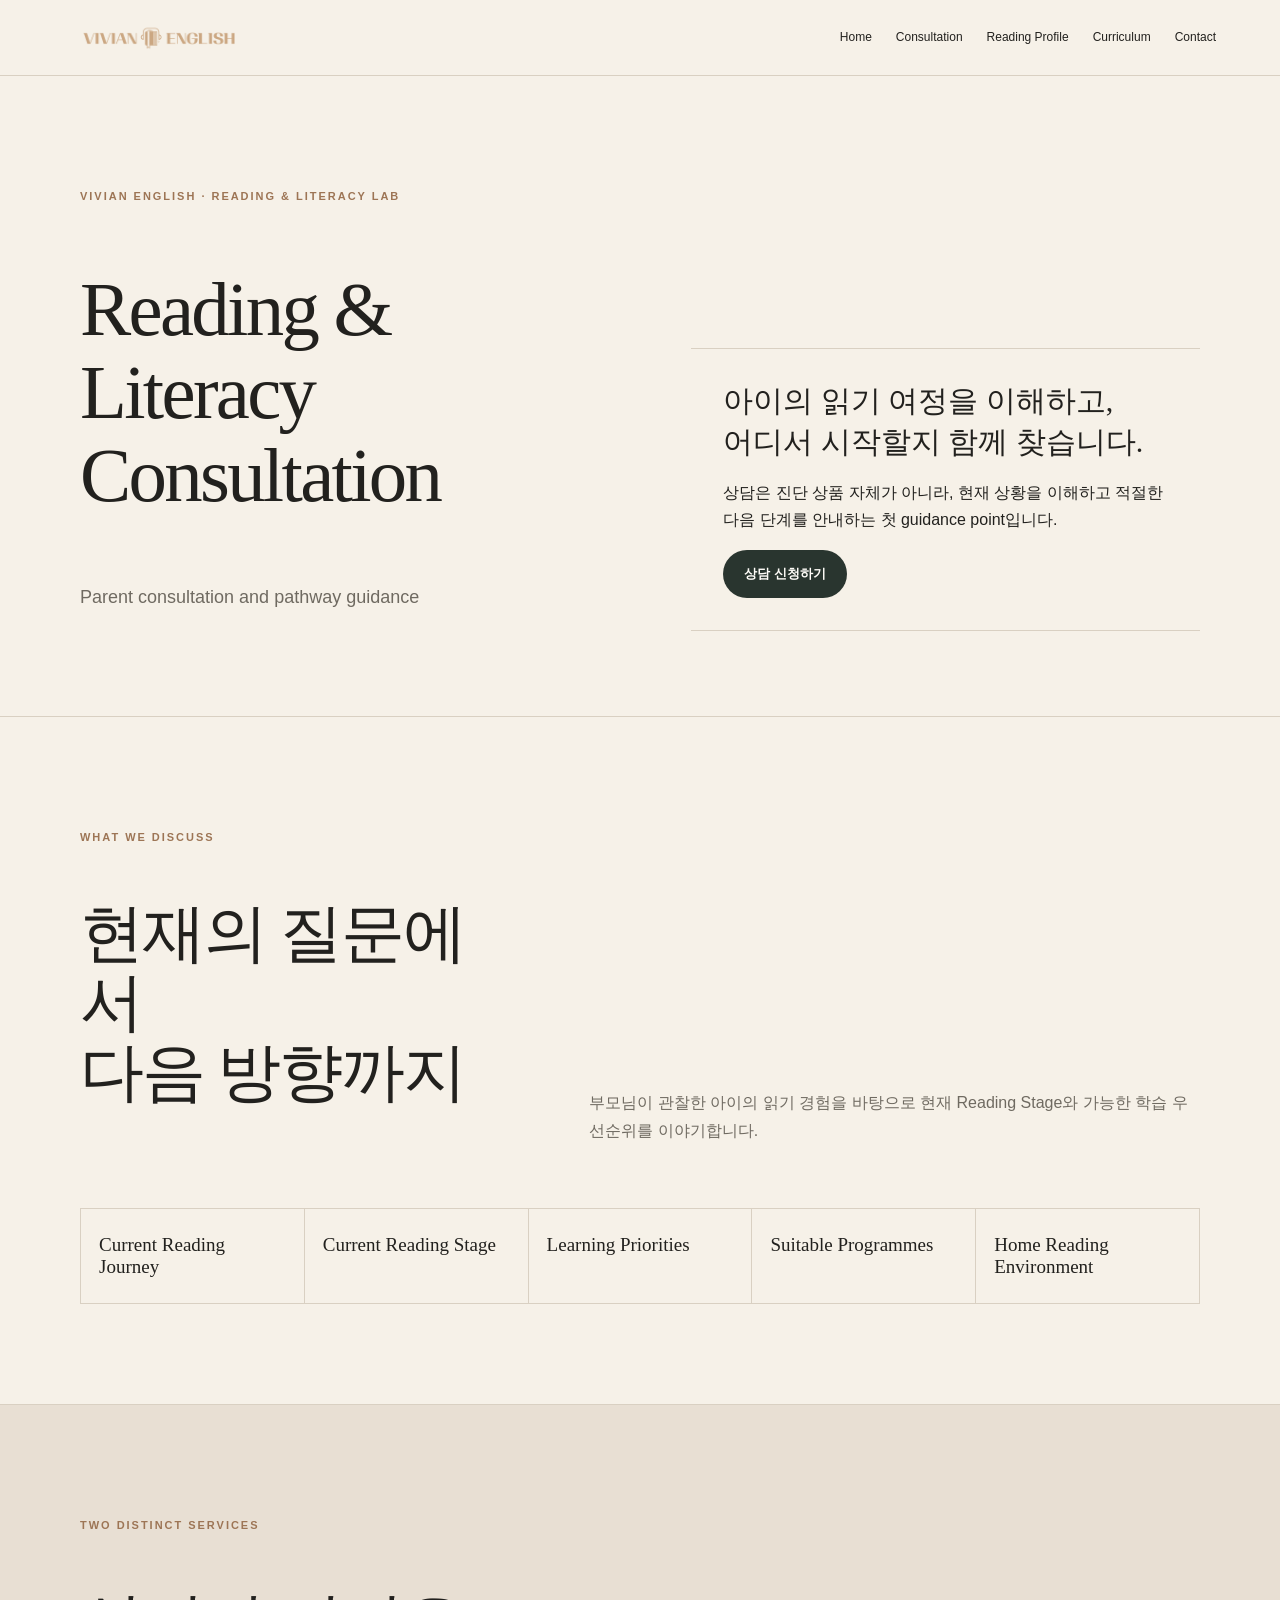
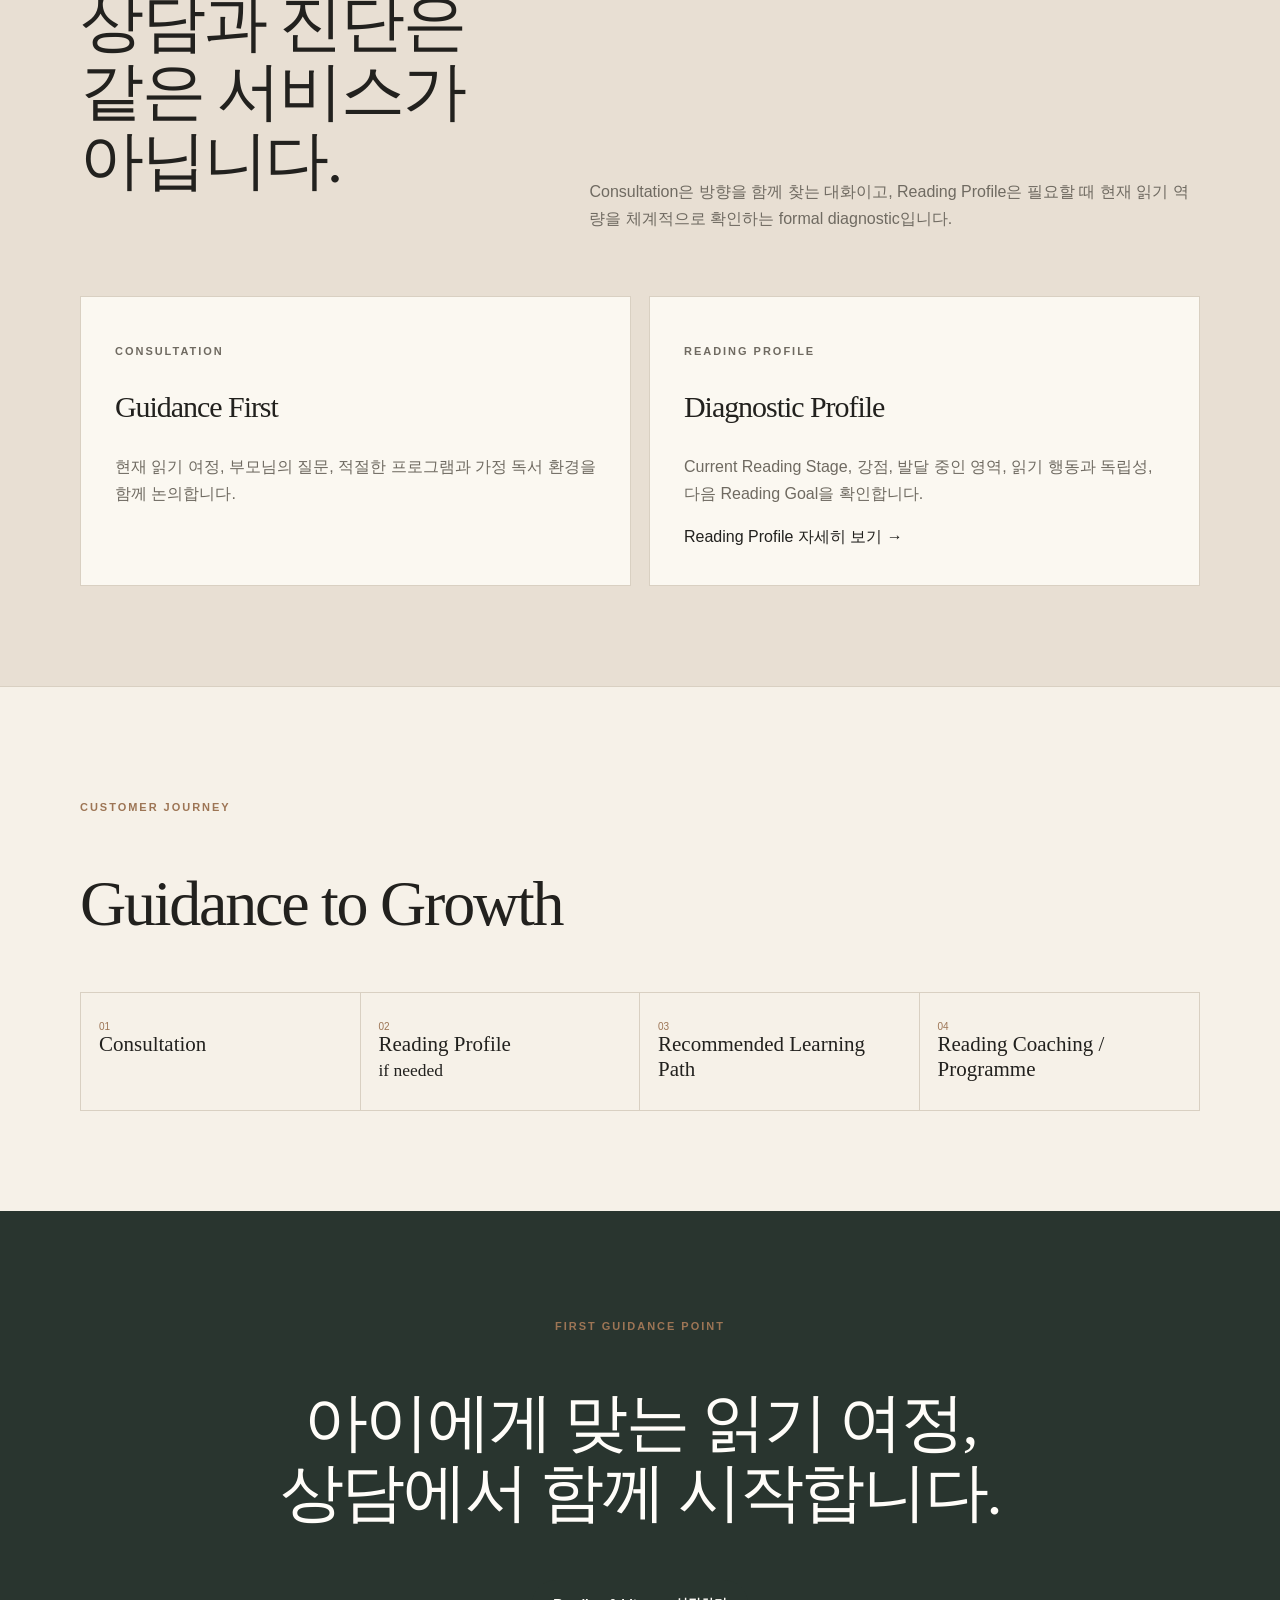
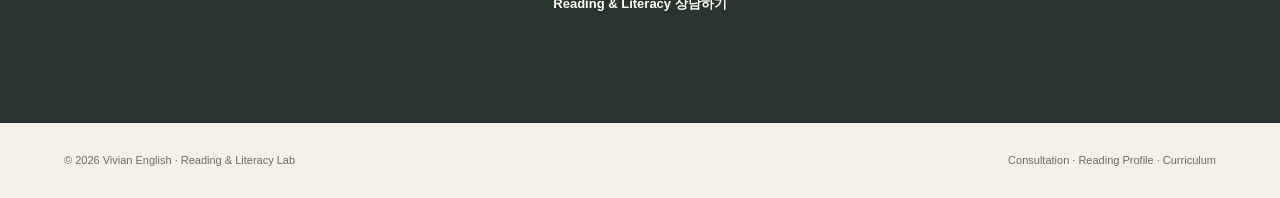
<file: consultancy/index.html>
<!doctype html><html lang="ko"><head><meta charset="utf-8"><meta name="viewport" content="width=device-width,initial-scale=1"><meta name="description" content="아이의 현재 읽기 여정을 이해하고 Reading Stage, 학습 우선순위, 적합한 프로그램과 가정 독서 환경을 함께 이야기하는 Vivian English Reading & Literacy Consultation."><link rel="canonical" href="https://vivianenglish.pages.dev/consultancy/"><title>Reading &amp; Literacy Consultation | Vivian English</title><style>:root{--p:#f6f1e8;--p2:#fbf8f1;--i:#22211e;--m:#6f6a61;--l:#d9d0c2;--d:#29352f;--a:#9d7555;--w:#fffdf9;--s:Georgia,'Times New Roman',serif;--n:Inter,ui-sans-serif,-apple-system,BlinkMacSystemFont,'Segoe UI','Noto Sans KR',sans-serif}*{box-sizing:border-box}body{margin:0;background:var(--p);color:var(--i);font-family:var(--n);line-height:1.7}a{color:inherit;text-decoration:none}.shell{width:min(1120px,90vw);margin:auto}.header{height:76px;padding:0 5vw;display:flex;align-items:center;justify-content:space-between;border-bottom:1px solid var(--l)}.logo{width:190px}.nav{display:flex;gap:24px;font-size:12px}.hero{padding:100px 0 85px;display:grid;grid-template-columns:1fr 1fr;gap:8vw;align-items:end}.ey{color:var(--a);font-size:11px;font-weight:800;letter-spacing:.18em}h1,h2,h3{font-family:var(--s);font-weight:400;line-height:1.08;letter-spacing:-.035em}h1{font-size:clamp(48px,6vw,88px)}h2{font-size:clamp(38px,5vw,64px)}.lead{font-size:18px;color:var(--m)}.intro{padding:32px;border-block:1px solid var(--l)}.intro strong{font:30px var(--s)}.btn{display:inline-flex;min-height:48px;padding:0 21px;align-items:center;justify-content:center;border-radius:99px;background:var(--d);color:var(--w);font-size:13px;font-weight:700}.section{padding:100px 0;border-top:1px solid var(--l)}.head{display:grid;grid-template-columns:.8fr 1.2fr;gap:8vw;align-items:end;margin-bottom:48px}.head>p{color:var(--m)}.topics{display:grid;grid-template-columns:repeat(5,1fr);border-top:1px solid var(--l);border-left:1px solid var(--l)}.topics div{padding:25px 18px;border-right:1px solid var(--l);border-bottom:1px solid var(--l);font:19px var(--s)}.distinction{background:#e8dfd3}.compare{display:grid;grid-template-columns:1fr 1fr;gap:18px}.card{padding:34px;border:1px solid var(--l);background:var(--p2)}.card h3{font-size:30px}.card p{color:var(--m)}.journey{display:grid;grid-template-columns:repeat(4,1fr);border:1px solid var(--l)}.journey div{padding:28px 18px;border-right:1px solid var(--l);font:21px var(--s)}.journey div:last-child{border:0}.journey span{display:block;color:var(--a);font:10px var(--n)}.final{padding:95px 0;text-align:center;background:var(--d);color:var(--w)}.footer{padding:28px 5vw;color:var(--m);font-size:11px;display:flex;justify-content:space-between}@media(max-width:760px){.nav{display:none}.hero,.head{grid-template-columns:1fr}.topics,.journey{grid-template-columns:1fr 1fr}.compare{grid-template-columns:1fr}}@media(max-width:500px){.shell{width:calc(100% - 34px)}.topics,.journey{grid-template-columns:1fr}.section{padding:74px 0}.btn{width:100%}.footer{flex-direction:column;gap:8px}}@media print{.header,.btn,.footer{display:none}.section,.hero,.final{padding:12mm 0}.final{background:#fff;color:#111}}</style><link rel="stylesheet" href="/logo.css">
</head><body><header class="header"><a href="/"><img class="logo" src="/embedded-image-1.png" alt="Vivian English"></a><nav class="nav"><a href="/">Home</a><a href="/consultancy/">Consultation</a><a href="/reading-profile/">Reading Profile</a><a href="/curriculum">Curriculum</a><a href="/#contact">Contact</a></nav></header><main><section class="hero shell"><div><p class="ey">VIVIAN ENGLISH · READING &amp; LITERACY LAB</p><h1>Reading &amp;<br>Literacy Consultation</h1><p class="lead">Parent consultation and pathway guidance</p></div><div class="intro"><strong>아이의 읽기 여정을 이해하고,<br>어디서 시작할지 함께 찾습니다.</strong><p>상담은 진단 상품 자체가 아니라, 현재 상황을 이해하고 적절한 다음 단계를 안내하는 첫 guidance point입니다.</p><a class="btn" href="/#contact">상담 신청하기</a></div></section><section class="section"><div class="shell"><div class="head"><div><p class="ey">WHAT WE DISCUSS</p><h2>현재의 질문에서<br>다음 방향까지</h2></div><p>부모님이 관찰한 아이의 읽기 경험을 바탕으로 현재 Reading Stage와 가능한 학습 우선순위를 이야기합니다.</p></div><div class="topics"><div>Current Reading Journey</div><div>Current Reading Stage</div><div>Learning Priorities</div><div>Suitable Programmes</div><div>Home Reading Environment</div></div></div></section><section class="section distinction"><div class="shell"><div class="head"><div><p class="ey">TWO DISTINCT SERVICES</p><h2>상담과 진단은<br>같은 서비스가 아닙니다.</h2></div><p>Consultation은 방향을 함께 찾는 대화이고, Reading Profile은 필요할 때 현재 읽기 역량을 체계적으로 확인하는 formal diagnostic입니다.</p></div><div class="compare"><article class="card"><p class="ey">CONSULTATION</p><h3>Guidance First</h3><p>현재 읽기 여정, 부모님의 질문, 적절한 프로그램과 가정 독서 환경을 함께 논의합니다.</p></article><article class="card"><p class="ey">READING PROFILE</p><h3>Diagnostic Profile</h3><p>Current Reading Stage, 강점, 발달 중인 영역, 읽기 행동과 독립성, 다음 Reading Goal을 확인합니다.</p><a href="/reading-profile/">Reading Profile 자세히 보기 →</a></article></div></div></section><section class="section"><div class="shell"><p class="ey">CUSTOMER JOURNEY</p><h2>Guidance to Growth</h2><div class="journey"><div><span>01</span>Consultation</div><div><span>02</span>Reading Profile<br><small>if needed</small></div><div><span>03</span>Recommended Learning Path</div><div><span>04</span>Reading Coaching / Programme</div></div></div></section><section class="final"><div class="shell"><p class="ey">FIRST GUIDANCE POINT</p><h2>아이에게 맞는 읽기 여정,<br>상담에서 함께 시작합니다.</h2><a class="btn" href="/#contact">Reading &amp; Literacy 상담하기</a></div></section></main><footer class="footer"><span>© 2026 Vivian English · Reading &amp; Literacy Lab</span><span><a href="/consultancy/">Consultation</a> · <a href="/reading-profile/">Reading Profile</a> · <a href="/curriculum">Curriculum</a></span></footer></body></html>
</file>
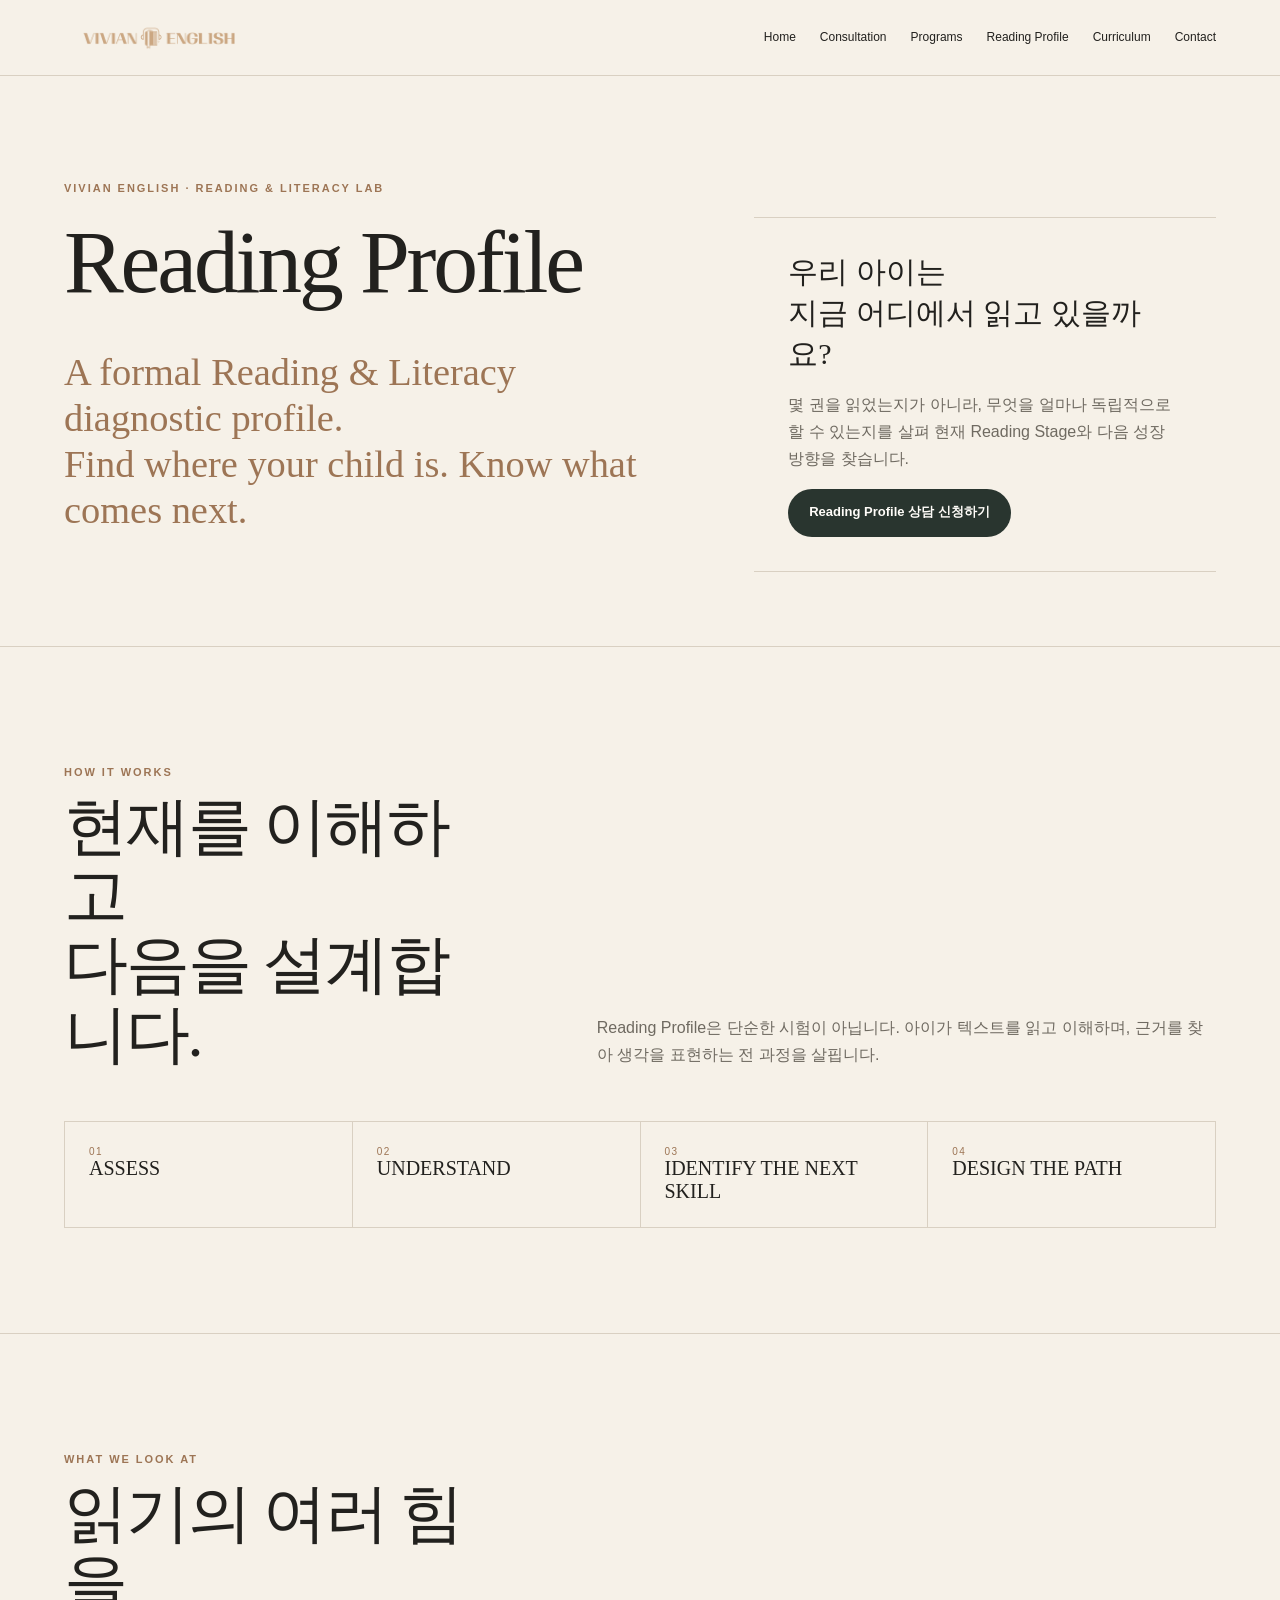
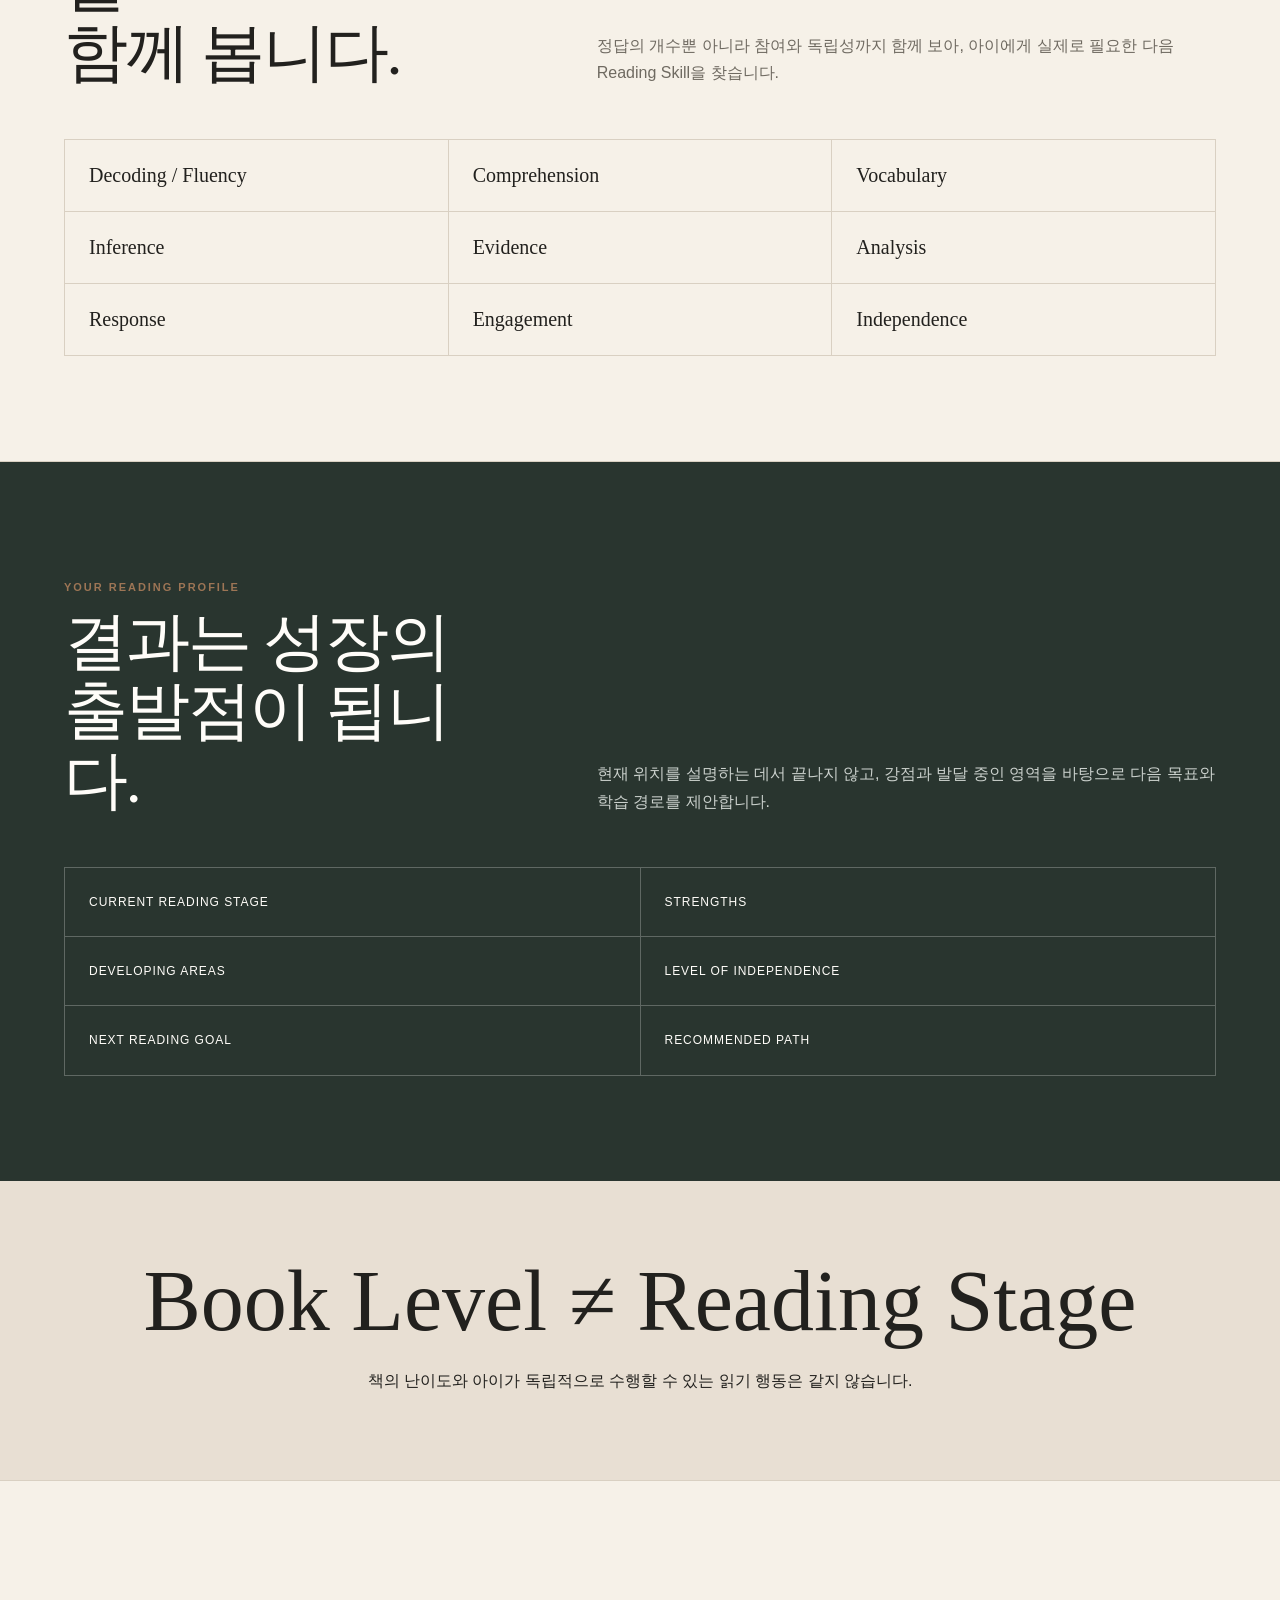
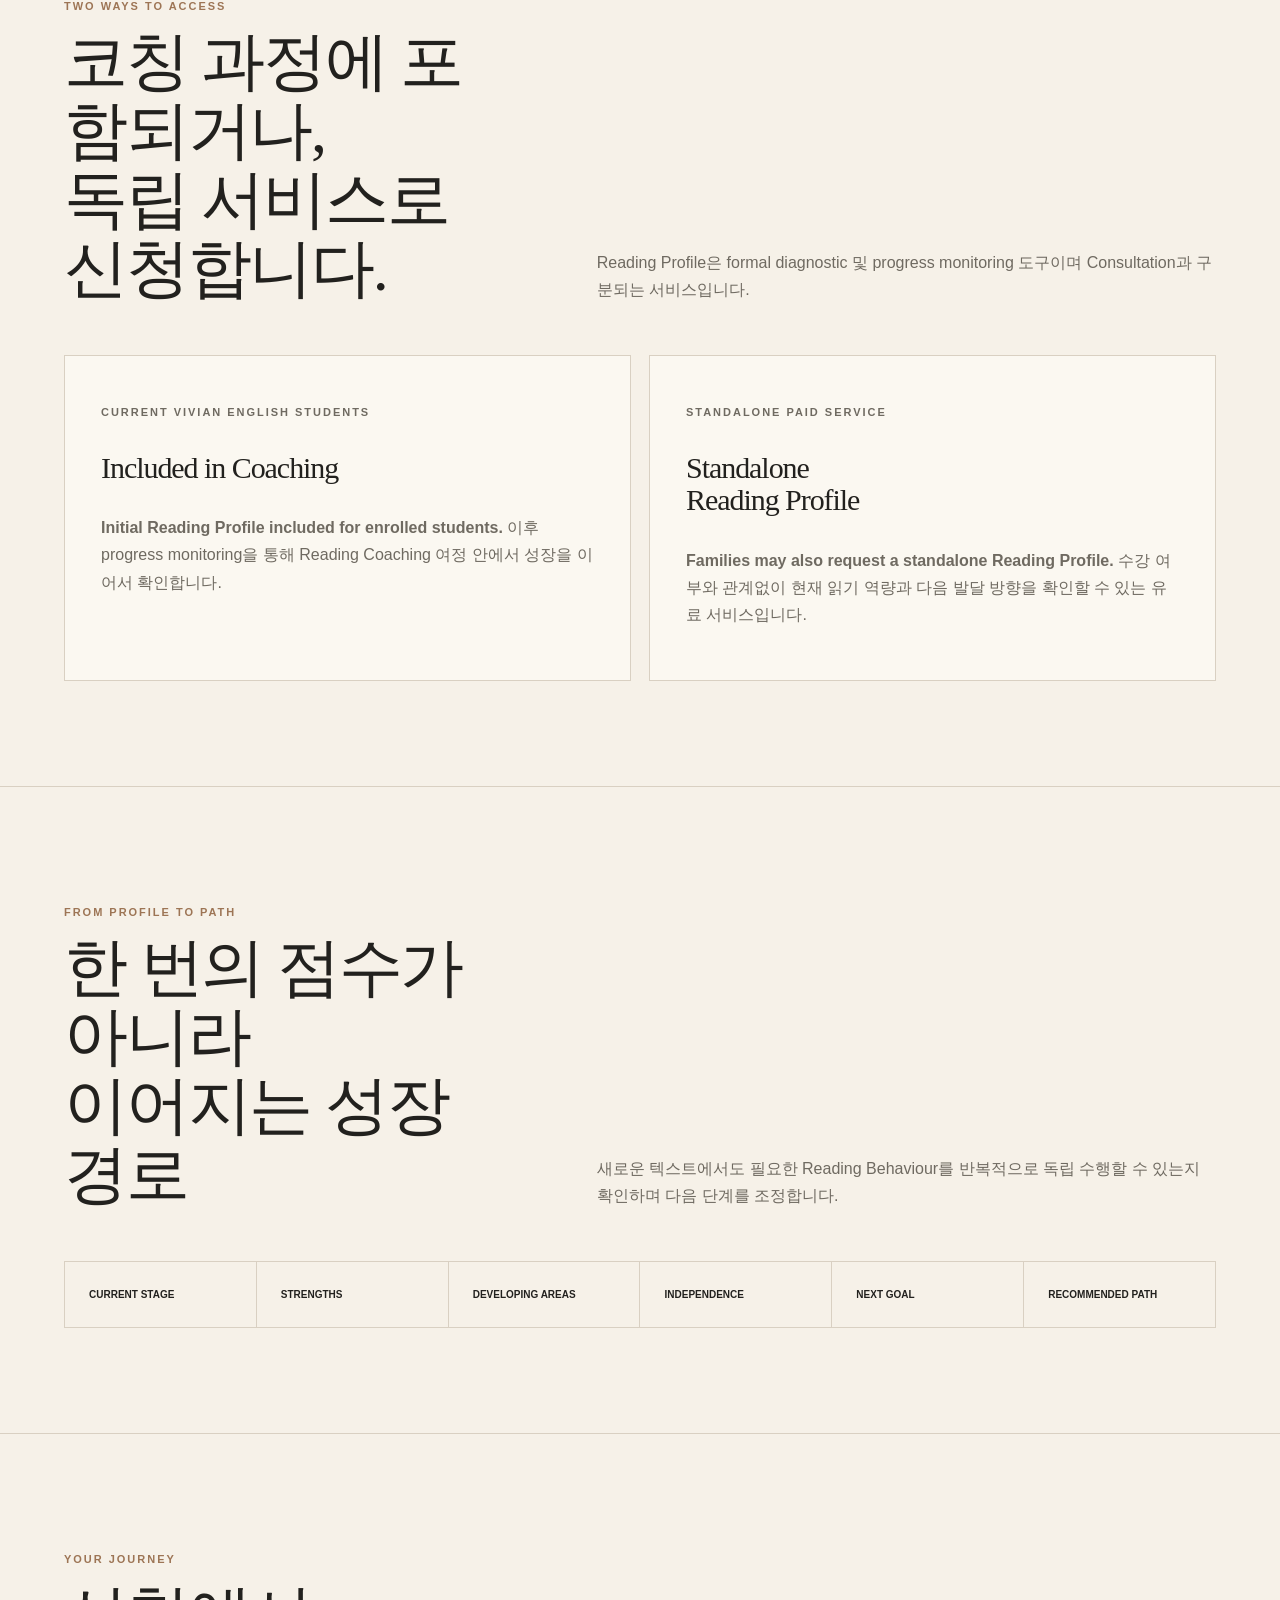
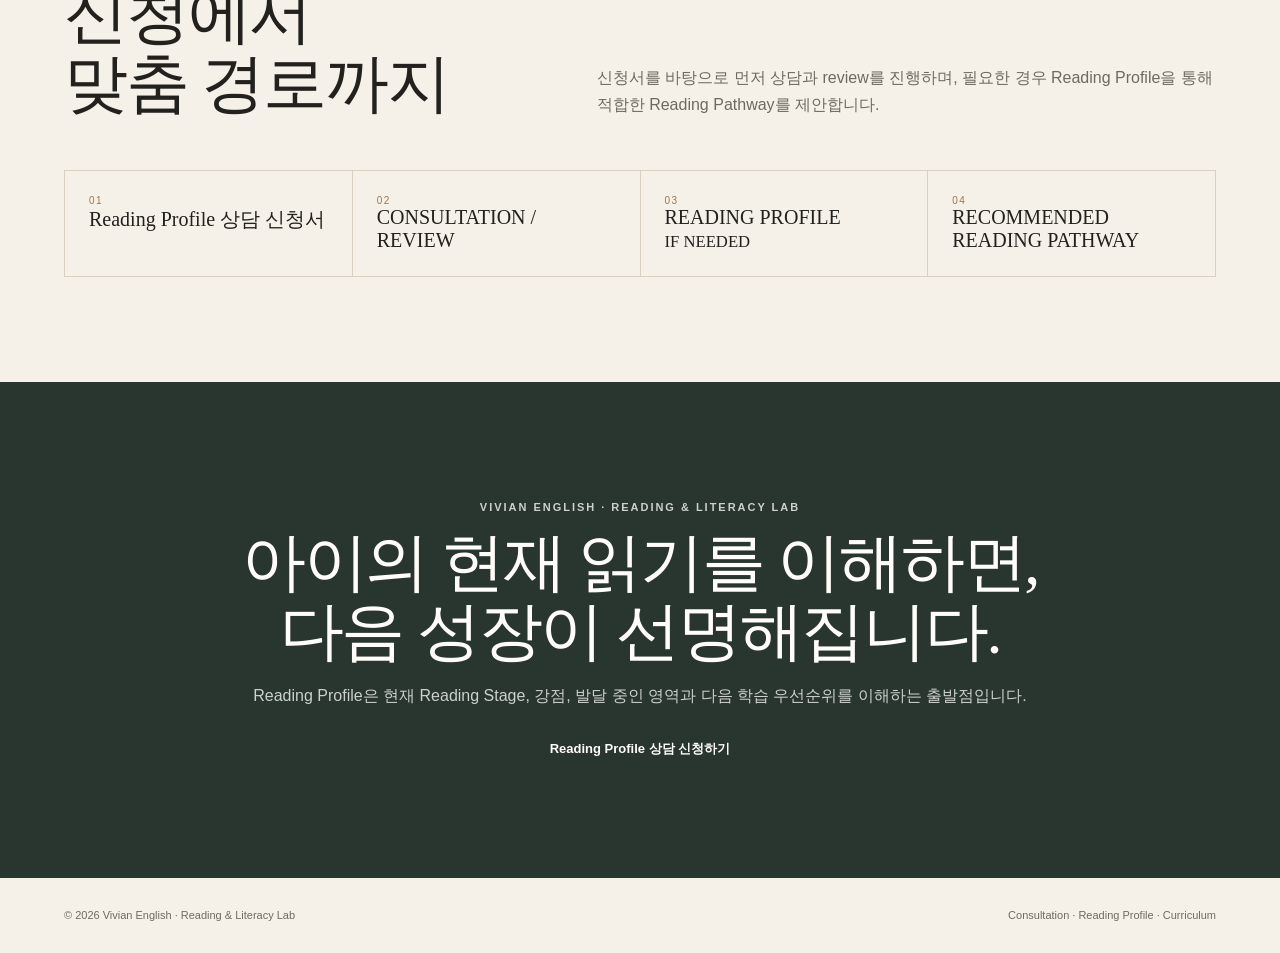
<file: reading-profile/index.html>
<!doctype html>
<html lang="ko"><head><meta charset="utf-8"><meta name="viewport" content="width=device-width,initial-scale=1"><meta name="description" content="아이의 현재 Reading Stage, 강점, 발달 중인 영역과 다음 Reading Goal을 확인하는 Vivian English Reading Profile."><meta property="og:title" content="Reading Profile | Vivian English Reading & Literacy Lab"><meta property="og:description" content="아이의 현재 Reading Stage, 강점, 발달 중인 영역과 다음 Reading Goal을 확인합니다."><link rel="canonical" href="https://vivianenglish.pages.dev/reading-profile/"><title>Reading Profile | Vivian English Reading &amp; Literacy Lab</title>
<style>:root{--p:#f6f1e8;--p2:#fbf8f1;--i:#22211e;--m:#6f6a61;--l:#d9d0c2;--d:#29352f;--a:#9d7555;--w:#fffdf9;--s:Georgia,'Times New Roman',serif;--n:Inter,ui-sans-serif,-apple-system,BlinkMacSystemFont,'Segoe UI','Noto Sans KR',sans-serif}*{box-sizing:border-box}body{margin:0;background:var(--p);color:var(--i);font-family:var(--n);line-height:1.7}a{color:inherit;text-decoration:none}.shell{width:min(1160px,90vw);margin:auto}.header{height:76px;padding:0 5vw;display:flex;align-items:center;justify-content:space-between;border-bottom:1px solid var(--l);position:sticky;top:0;background:#f6f1e8f0;z-index:5}.logo{width:190px;max-width:46vw}.nav{display:flex;gap:24px;font-size:12px}.menu{display:none;background:none;border:0}.hero{padding:92px 0 74px;display:grid;grid-template-columns:1.12fr .88fr;gap:8vw;align-items:end}.ey{color:var(--a);font-weight:800;font-size:11px;letter-spacing:.18em}h1,h2,h3{font-family:var(--s);font-weight:400;letter-spacing:-.035em;line-height:1.08}h1{font-size:clamp(50px,7vw,96px);margin:16px 0 24px}h2{font-size:clamp(38px,5vw,66px);margin:0}.sub{font:clamp(25px,3vw,40px)/1.2 var(--s);color:var(--a)}.lede,.head>p,.service p{color:var(--m)}.note{padding:34px;border-block:1px solid var(--l)}.note strong{display:block;font:30px var(--s)}.btn{display:inline-flex;align-items:center;justify-content:center;min-height:48px;padding:0 21px;border-radius:99px;background:var(--d);color:var(--w);font-size:13px;font-weight:700}.section{padding:105px 0;border-top:1px solid var(--l)}.head{display:grid;grid-template-columns:.82fr 1.18fr;gap:8vw;align-items:end;margin-bottom:52px}.head>p{margin:0}.flow,.areas,.results,.report{display:grid;border-top:1px solid var(--l);border-left:1px solid var(--l)}.flow{grid-template-columns:repeat(4,1fr)}.areas{grid-template-columns:repeat(3,1fr)}.results{grid-template-columns:repeat(2,1fr)}.report{grid-template-columns:repeat(6,1fr)}.flow div,.areas div,.results div,.report div{padding:24px;border-right:1px solid var(--l);border-bottom:1px solid var(--l)}.flow div,.areas div{font:20px var(--s)}.flow span{display:block;color:var(--a);font:10px var(--n);letter-spacing:.14em}.dark,.final{background:var(--d);color:var(--w)}.dark .head>p{color:#cbd1cd}.dark .results{border-color:#ffffff40}.dark .results div{border-color:#ffffff40;font-size:12px;letter-spacing:.08em}.principle{text-align:center;padding:70px 20px;background:#e8dfd3}.principle strong{display:block;font:clamp(42px,7vw,86px) var(--s)}.service-grid{display:grid;grid-template-columns:1fr 1fr;gap:18px}.service{padding:36px;border:1px solid var(--l);background:var(--p2)}.service h3{font-size:30px}.report div{font-size:10px;font-weight:800}.final{text-align:center;padding:105px 0}.final p{color:#ccd1cd}.footer{padding:28px 5vw;display:flex;justify-content:space-between;gap:20px;color:var(--m);font-size:11px}@media(max-width:800px){.menu{display:block}.nav{display:none;position:absolute;top:76px;left:0;right:0;padding:22px 5vw;background:var(--p);flex-direction:column}.nav.open{display:flex}.hero,.head{grid-template-columns:1fr}.flow,.areas,.report{grid-template-columns:1fr 1fr}.service-grid{grid-template-columns:1fr}}@media(max-width:520px){.shell{width:calc(100% - 34px)}.hero{padding:60px 0}.section{padding:76px 0}.flow,.areas,.results,.report{grid-template-columns:1fr}.btn{width:100%}.footer{flex-direction:column}.note{padding:25px 0}}@media print{.header,.btn,.footer{display:none!important}body{background:#fff}.shell{width:100%}.hero,.section,.final{padding:12mm 0}.section,.service,.areas div,.results div{break-inside:avoid}.dark,.final{background:#fff!important;color:#111}}</style><link rel="stylesheet" href="/logo.css">
</head>
<body><header class="header"><a href="/"><img class="logo" src="/embedded-image-1.png" alt="Vivian English"></a><button class="menu" aria-expanded="false">Menu</button><nav class="nav"><a href="/">Home</a><a href="/consultancy/">Consultation</a><a href="/#class-intro">Programs</a><a href="/reading-profile/">Reading Profile</a><a href="/curriculum">Curriculum</a><a href="/#contact">Contact</a></nav></header><main>
<section class="hero shell"><div><p class="ey">VIVIAN ENGLISH · READING &amp; LITERACY LAB</p><h1>Reading Profile</h1><p class="sub">A formal Reading &amp; Literacy diagnostic profile.<br>Find where your child is. Know what comes next.</p></div><div class="note"><strong>우리 아이는<br>지금 어디에서 읽고 있을까요?</strong><p class="lede">몇 권을 읽었는지가 아니라, 무엇을 얼마나 독립적으로 할 수 있는지를 살펴 현재 Reading Stage와 다음 성장 방향을 찾습니다.</p><a class="btn" href="https://forms.gle/6mwgpTzKQjdiY66T8" target="_blank" rel="noopener noreferrer">Reading Profile 상담 신청하기</a></div></section>
<section class="section"><div class="shell"><div class="head"><div><p class="ey">HOW IT WORKS</p><h2>현재를 이해하고<br>다음을 설계합니다.</h2></div><p>Reading Profile은 단순한 시험이 아닙니다. 아이가 텍스트를 읽고 이해하며, 근거를 찾아 생각을 표현하는 전 과정을 살핍니다.</p></div><div class="flow"><div><span>01</span>ASSESS</div><div><span>02</span>UNDERSTAND</div><div><span>03</span>IDENTIFY THE NEXT SKILL</div><div><span>04</span>DESIGN THE PATH</div></div></div></section>
<section class="section"><div class="shell"><div class="head"><div><p class="ey">WHAT WE LOOK AT</p><h2>읽기의 여러 힘을<br>함께 봅니다.</h2></div><p>정답의 개수뿐 아니라 참여와 독립성까지 함께 보아, 아이에게 실제로 필요한 다음 Reading Skill을 찾습니다.</p></div><div class="areas"><div>Decoding / Fluency</div><div>Comprehension</div><div>Vocabulary</div><div>Inference</div><div>Evidence</div><div>Analysis</div><div>Response</div><div>Engagement</div><div>Independence</div></div></div></section>
<section class="section dark"><div class="shell"><div class="head"><div><p class="ey">YOUR READING PROFILE</p><h2>결과는 성장의<br>출발점이 됩니다.</h2></div><p>현재 위치를 설명하는 데서 끝나지 않고, 강점과 발달 중인 영역을 바탕으로 다음 목표와 학습 경로를 제안합니다.</p></div><div class="results"><div>CURRENT READING STAGE</div><div>STRENGTHS</div><div>DEVELOPING AREAS</div><div>LEVEL OF INDEPENDENCE</div><div>NEXT READING GOAL</div><div>RECOMMENDED PATH</div></div></div></section>
<section class="principle"><strong>Book Level ≠ Reading Stage</strong><p>책의 난이도와 아이가 독립적으로 수행할 수 있는 읽기 행동은 같지 않습니다.</p></section>
<section class="section"><div class="shell"><div class="head"><div><p class="ey">TWO WAYS TO ACCESS</p><h2>코칭 과정에 포함되거나,<br>독립 서비스로 신청합니다.</h2></div><p>Reading Profile은 formal diagnostic 및 progress monitoring 도구이며 Consultation과 구분되는 서비스입니다.</p></div><div class="service-grid"><article class="service"><p class="ey">CURRENT VIVIAN ENGLISH STUDENTS</p><h3>Included in Coaching</h3><p><strong>Initial Reading Profile included for enrolled students.</strong> 이후 progress monitoring을 통해 Reading Coaching 여정 안에서 성장을 이어서 확인합니다.</p></article><article class="service"><p class="ey">STANDALONE PAID SERVICE</p><h3>Standalone<br>Reading Profile</h3><p><strong>Families may also request a standalone Reading Profile.</strong> 수강 여부와 관계없이 현재 읽기 역량과 다음 발달 방향을 확인할 수 있는 유료 서비스입니다.</p></article></div></div></section>
<section class="section"><div class="shell"><div class="head"><div><p class="ey">FROM PROFILE TO PATH</p><h2>한 번의 점수가 아니라<br>이어지는 성장 경로</h2></div><p>새로운 텍스트에서도 필요한 Reading Behaviour를 반복적으로 독립 수행할 수 있는지 확인하며 다음 단계를 조정합니다.</p></div><div class="report"><div>CURRENT STAGE</div><div>STRENGTHS</div><div>DEVELOPING AREAS</div><div>INDEPENDENCE</div><div>NEXT GOAL</div><div>RECOMMENDED PATH</div></div></div></section>
<section class="section"><div class="shell"><div class="head"><div><p class="ey">YOUR JOURNEY</p><h2>신청에서<br>맞춤 경로까지</h2></div><p>신청서를 바탕으로 먼저 상담과 review를 진행하며, 필요한 경우 Reading Profile을 통해 적합한 Reading Pathway를 제안합니다.</p></div><div class="flow"><div><span>01</span>Reading Profile 상담 신청서</div><div><span>02</span>CONSULTATION / REVIEW</div><div><span>03</span>READING PROFILE<br><small>IF NEEDED</small></div><div><span>04</span>RECOMMENDED READING PATHWAY</div></div></div></section><section class="final"><div class="shell"><p class="ey">VIVIAN ENGLISH · READING &amp; LITERACY LAB</p><h2>아이의 현재 읽기를 이해하면,<br>다음 성장이 선명해집니다.</h2><p>Reading Profile은 현재 Reading Stage, 강점, 발달 중인 영역과 다음 학습 우선순위를 이해하는 출발점입니다.</p><a class="btn" href="https://forms.gle/6mwgpTzKQjdiY66T8" target="_blank" rel="noopener noreferrer">Reading Profile 상담 신청하기</a></div></section></main><footer class="footer"><span>© 2026 Vivian English · Reading &amp; Literacy Lab</span><span><a href="/consultancy/">Consultation</a> · <a href="/reading-profile/">Reading Profile</a> · <a href="/curriculum">Curriculum</a></span></footer><script>const b=document.querySelector('.menu'),n=document.querySelector('.nav');b.onclick=()=>{const o=n.classList.toggle('open');b.setAttribute('aria-expanded',o)}</script></body></html>
</file>
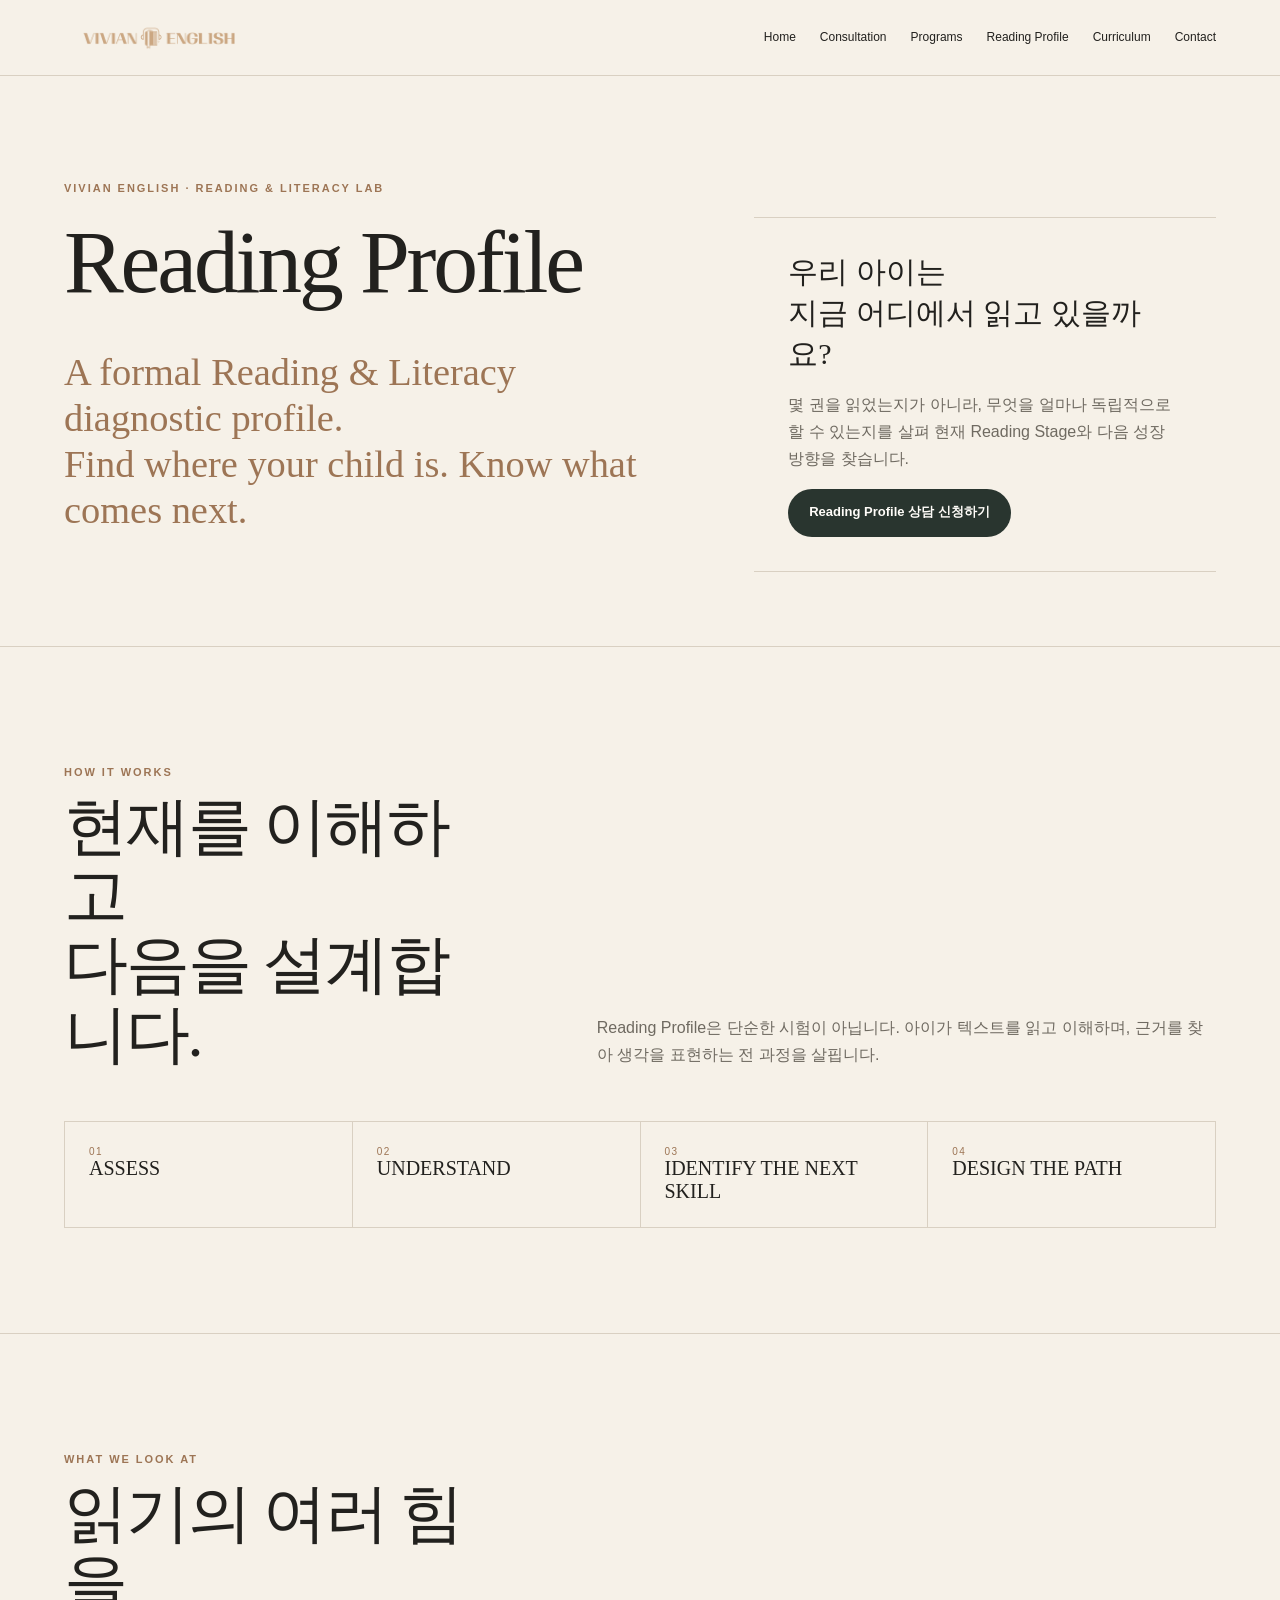
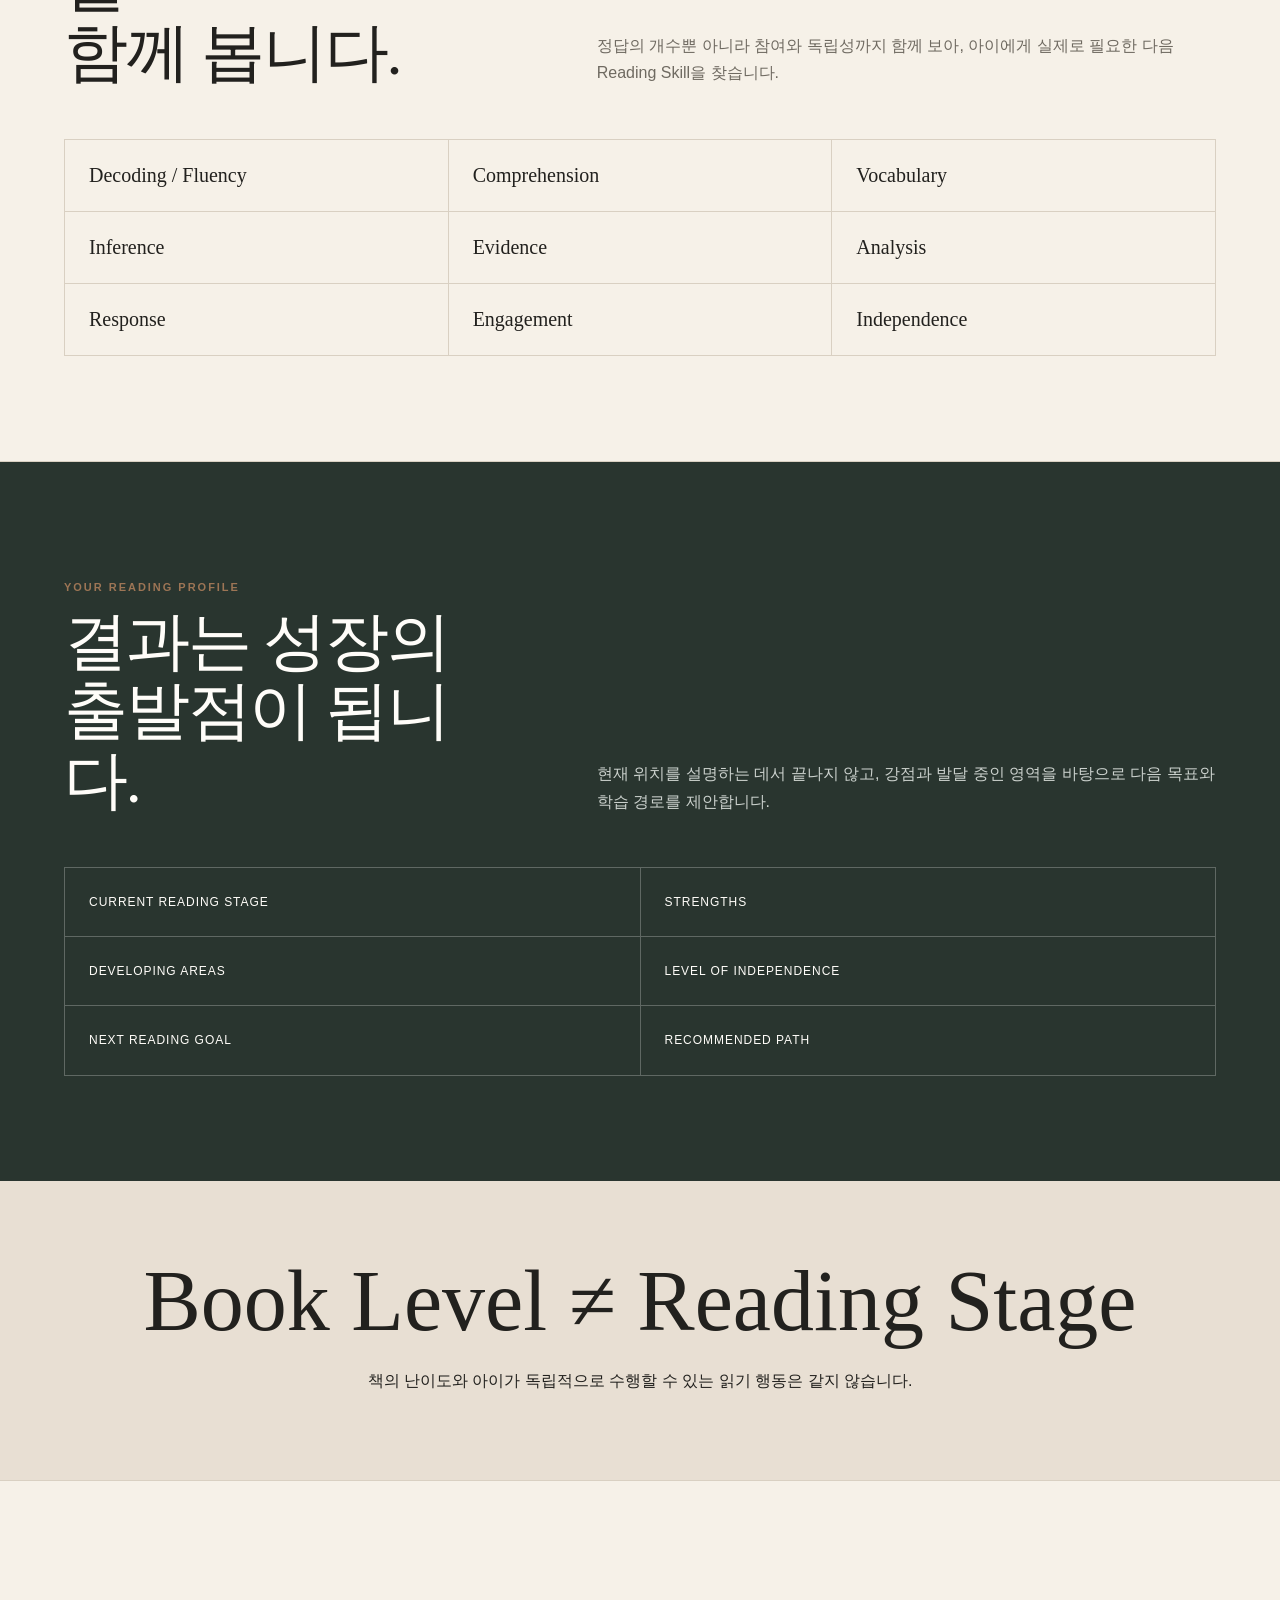
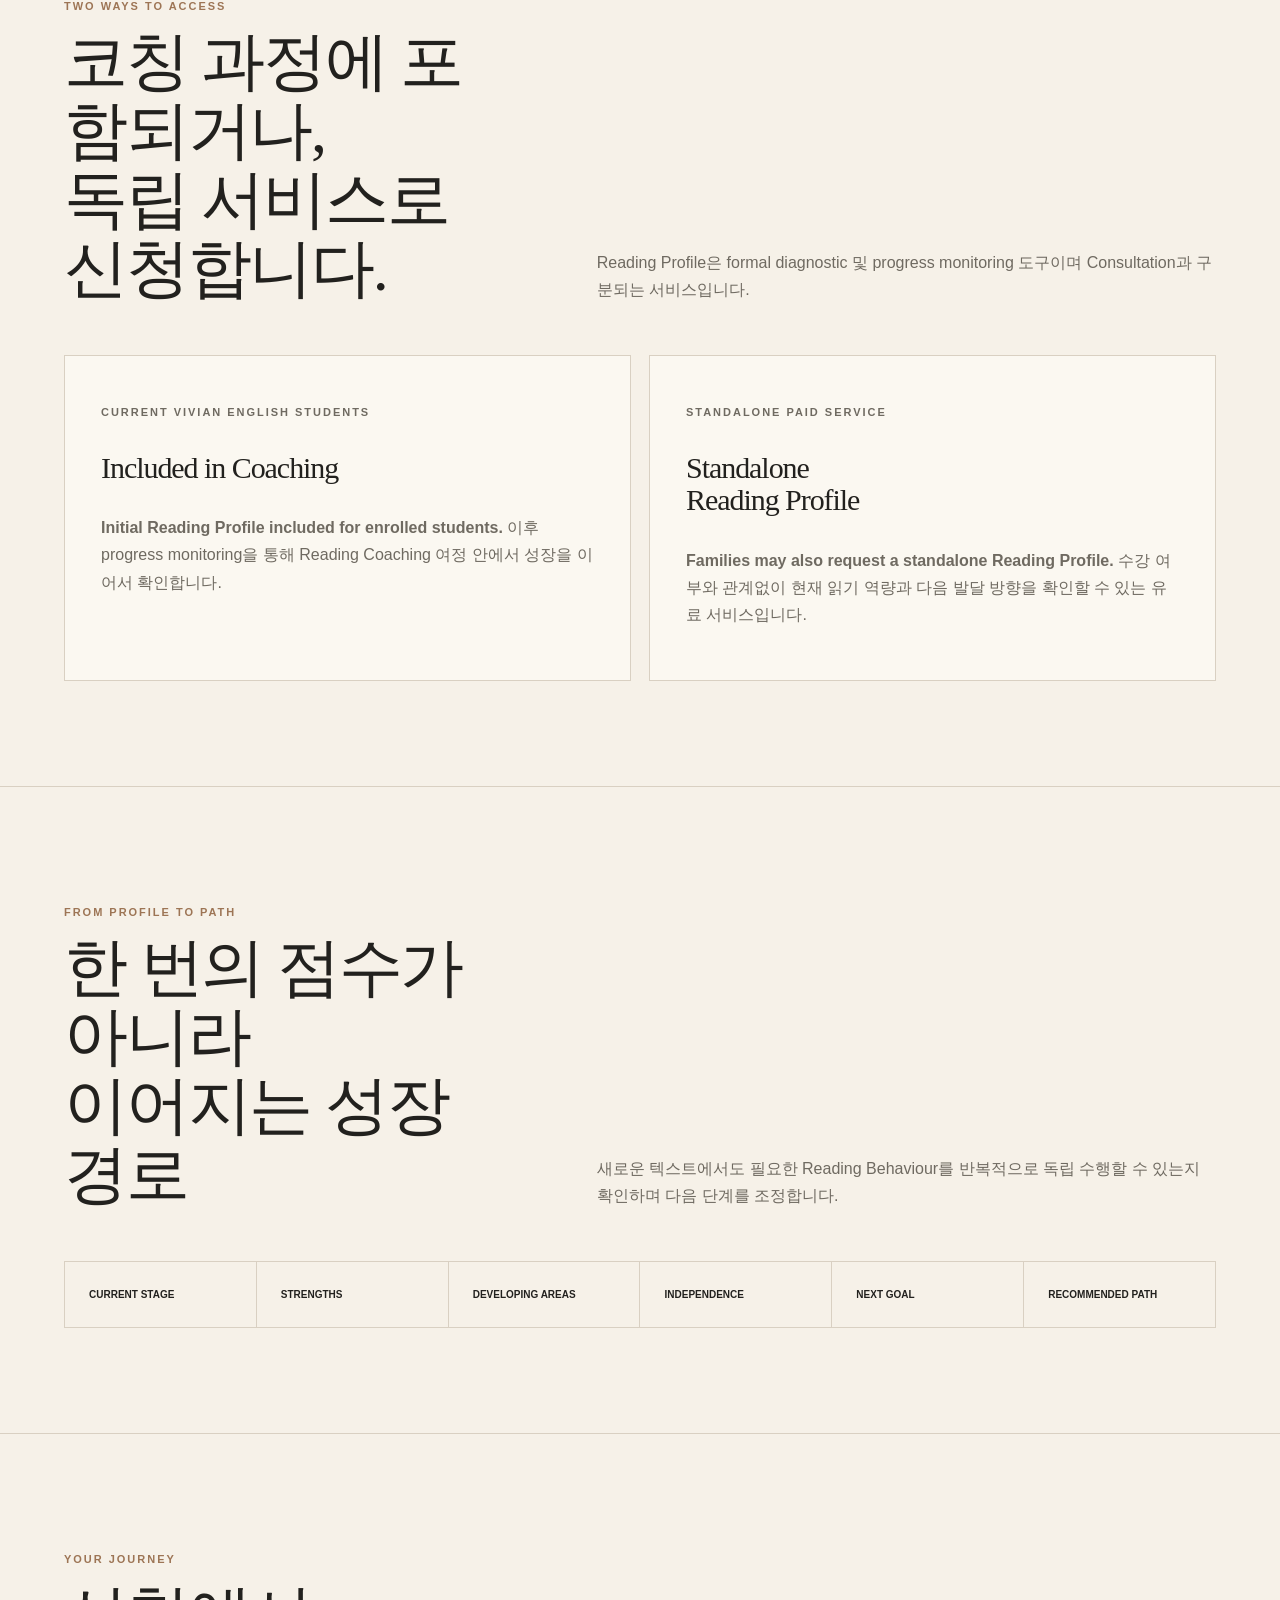
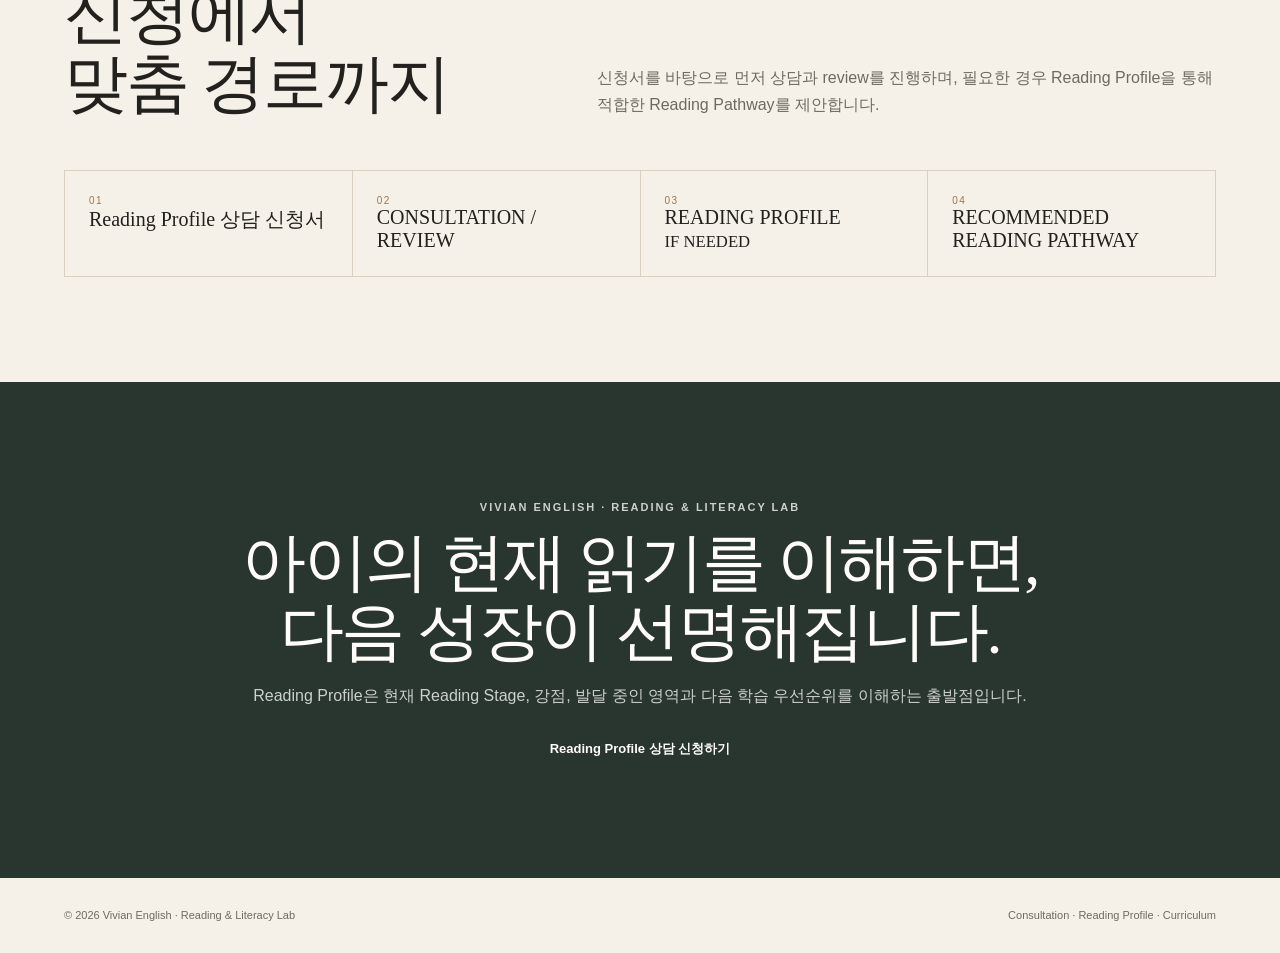
<file: vela/index.html>
<!doctype html><html lang="ko"><head><meta charset="utf-8"><meta name="viewport" content="width=device-width,initial-scale=1"><meta http-equiv="refresh" content="0;url=/reading-profile/"><link rel="canonical" href="https://vivianenglish.pages.dev/reading-profile/"><title>Reading Profile | Vivian English Reading &amp; Literacy Lab</title><script>location.replace('/reading-profile/')</script></head><body><p><a href="/reading-profile/">Reading Profile로 이동</a></p></body></html>
</file>
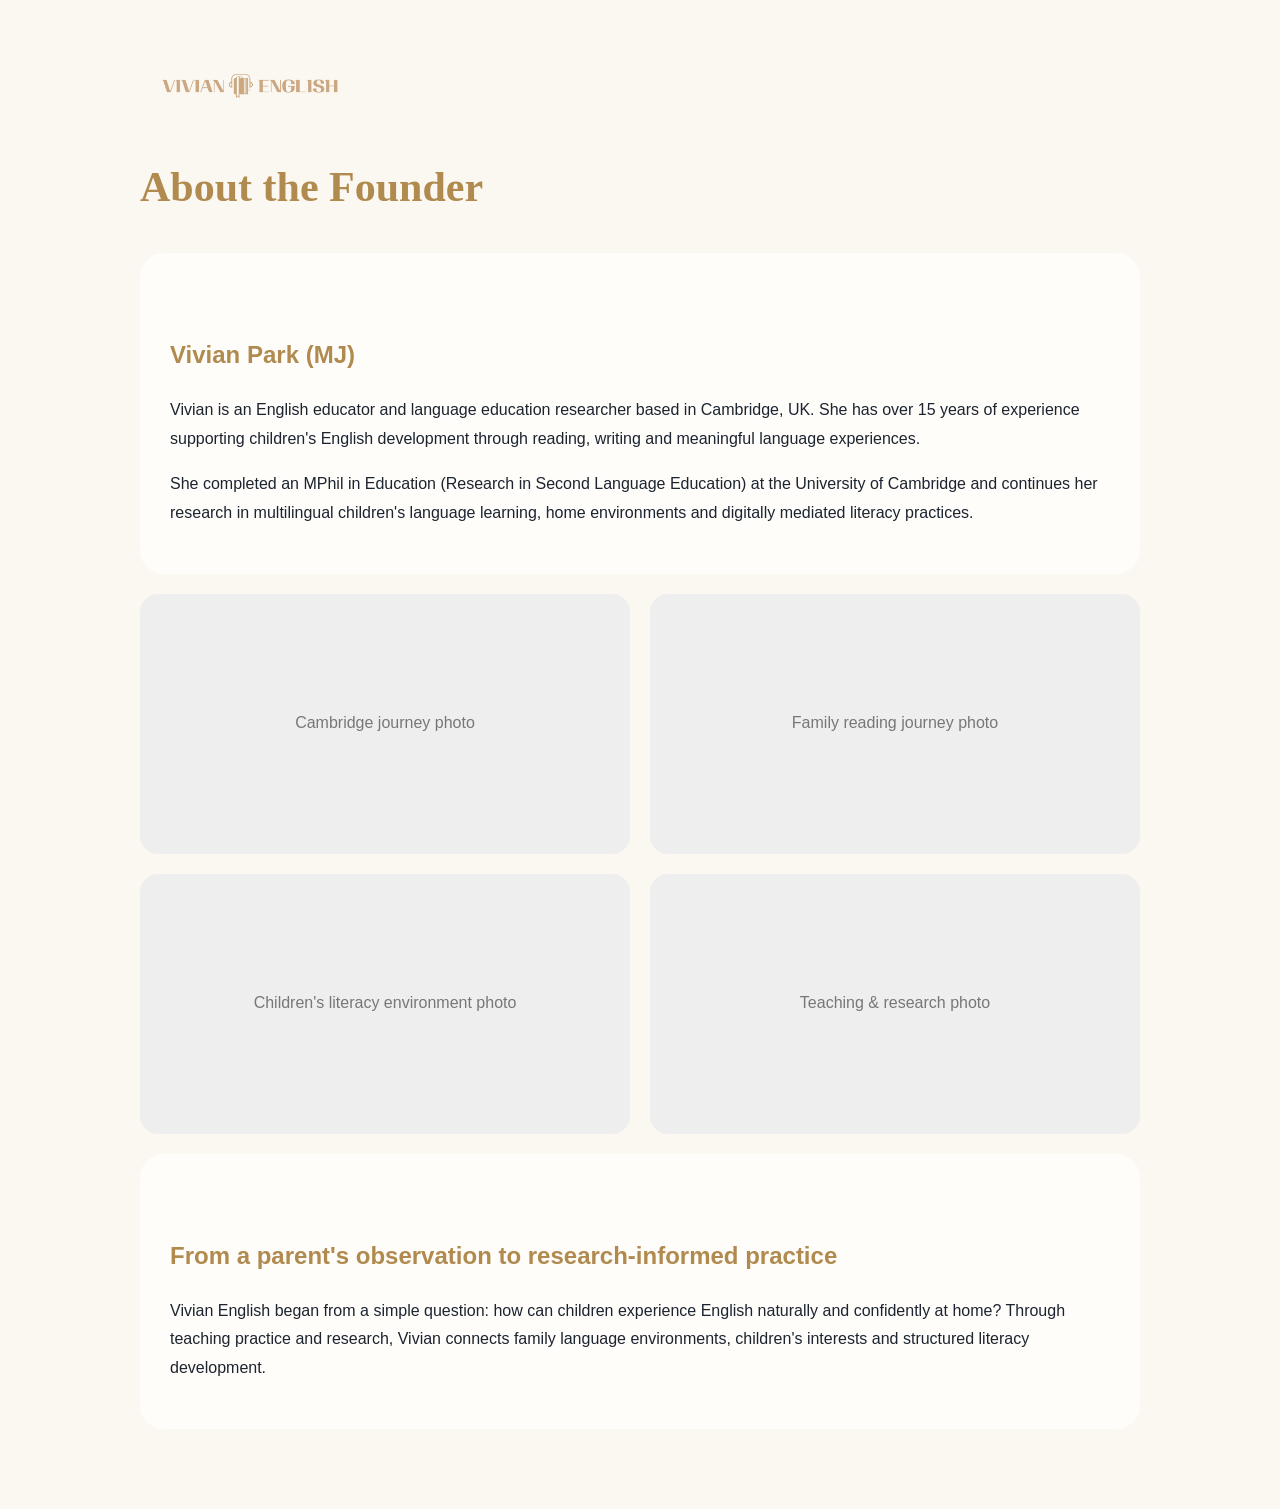
<file: about.html>
<!doctype html>
<html lang="ko">
<head>
<meta charset="utf-8"><meta name="viewport" content="width=device-width,initial-scale=1">
<title>About the Founder | Vivian English</title>
<style>
body{margin:0;background:#fbf8f1;color:#1c2430;font-family:Arial,'Noto Sans KR',sans-serif;line-height:1.8}
.wrap{max-width:1000px;margin:auto;padding:60px 24px}
.logo{width:220px;margin-bottom:40px}
h1{font-family:Georgia,serif;font-size:42px;color:#b08a4e}
h2{margin-top:50px;color:#b08a4e}
.card{background:#fffdfa;padding:30px;border-radius:24px;margin:20px 0}
.photos{display:grid;grid-template-columns:repeat(2,1fr);gap:20px}
.photo{height:260px;background:#eee;border-radius:18px;display:flex;align-items:center;justify-content:center;color:#777}
@media(max-width:700px){.photos{grid-template-columns:1fr}}
</style>
<link rel="stylesheet" href="/logo.css">
</head>
<body>
<div class="wrap">
<img class="logo" src="/embedded-image-1.png" alt="Vivian English">
<h1>About the Founder</h1>

<div class="card">
<h2>Vivian Park (MJ)</h2>
<p>
Vivian is an English educator and language education researcher based in Cambridge, UK.
She has over 15 years of experience supporting children's English development through
reading, writing and meaningful language experiences.
</p>
<p>
She completed an MPhil in Education (Research in Second Language Education) at the
University of Cambridge and continues her research in multilingual children's language
learning, home environments and digitally mediated literacy practices.
</p>
</div>

<div class="photos">
<div class="photo">Cambridge journey photo</div>
<div class="photo">Family reading journey photo</div>
<div class="photo">Children's literacy environment photo</div>
<div class="photo">Teaching & research photo</div>
</div>

<div class="card">
<h2>From a parent's observation to research-informed practice</h2>
<p>
Vivian English began from a simple question: how can children experience English
naturally and confidently at home?
Through teaching practice and research, Vivian connects family language environments,
children's interests and structured literacy development.
</p>
</div>
</div>
</body>
</html>
</file>
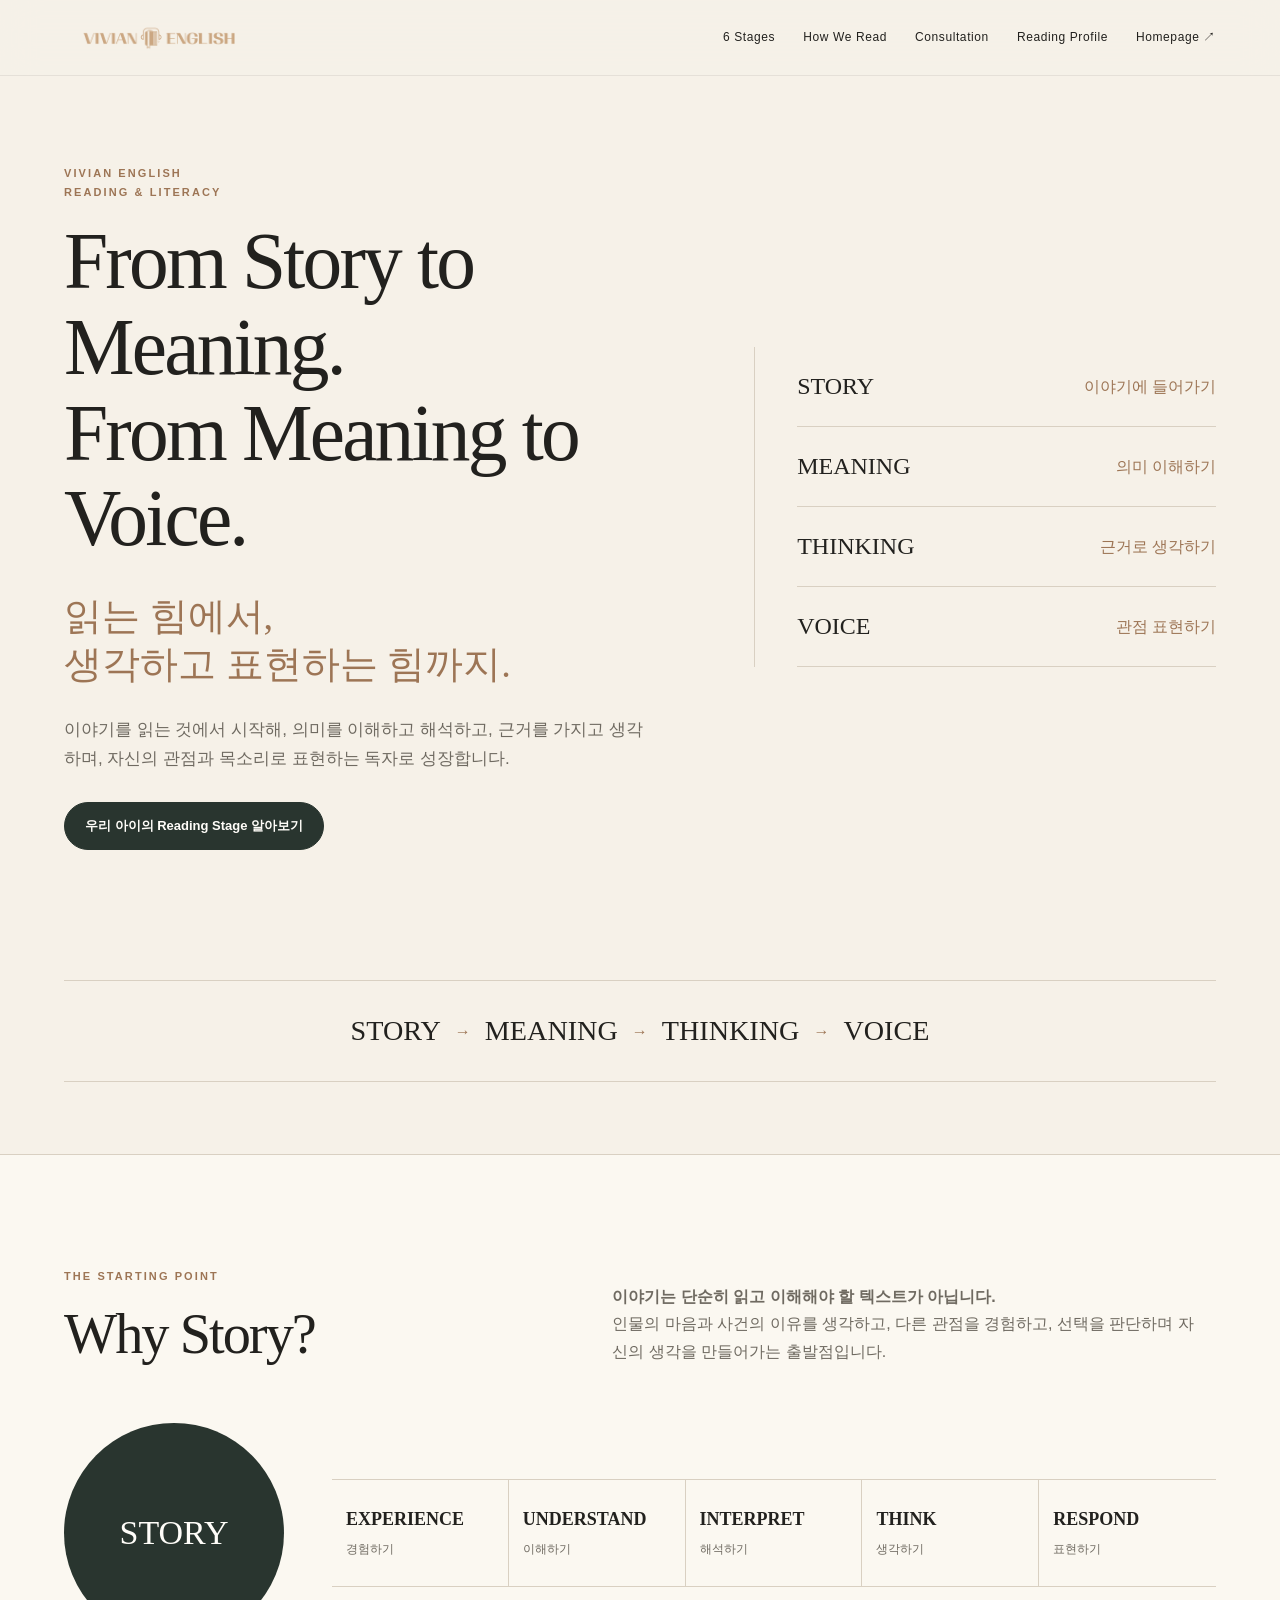
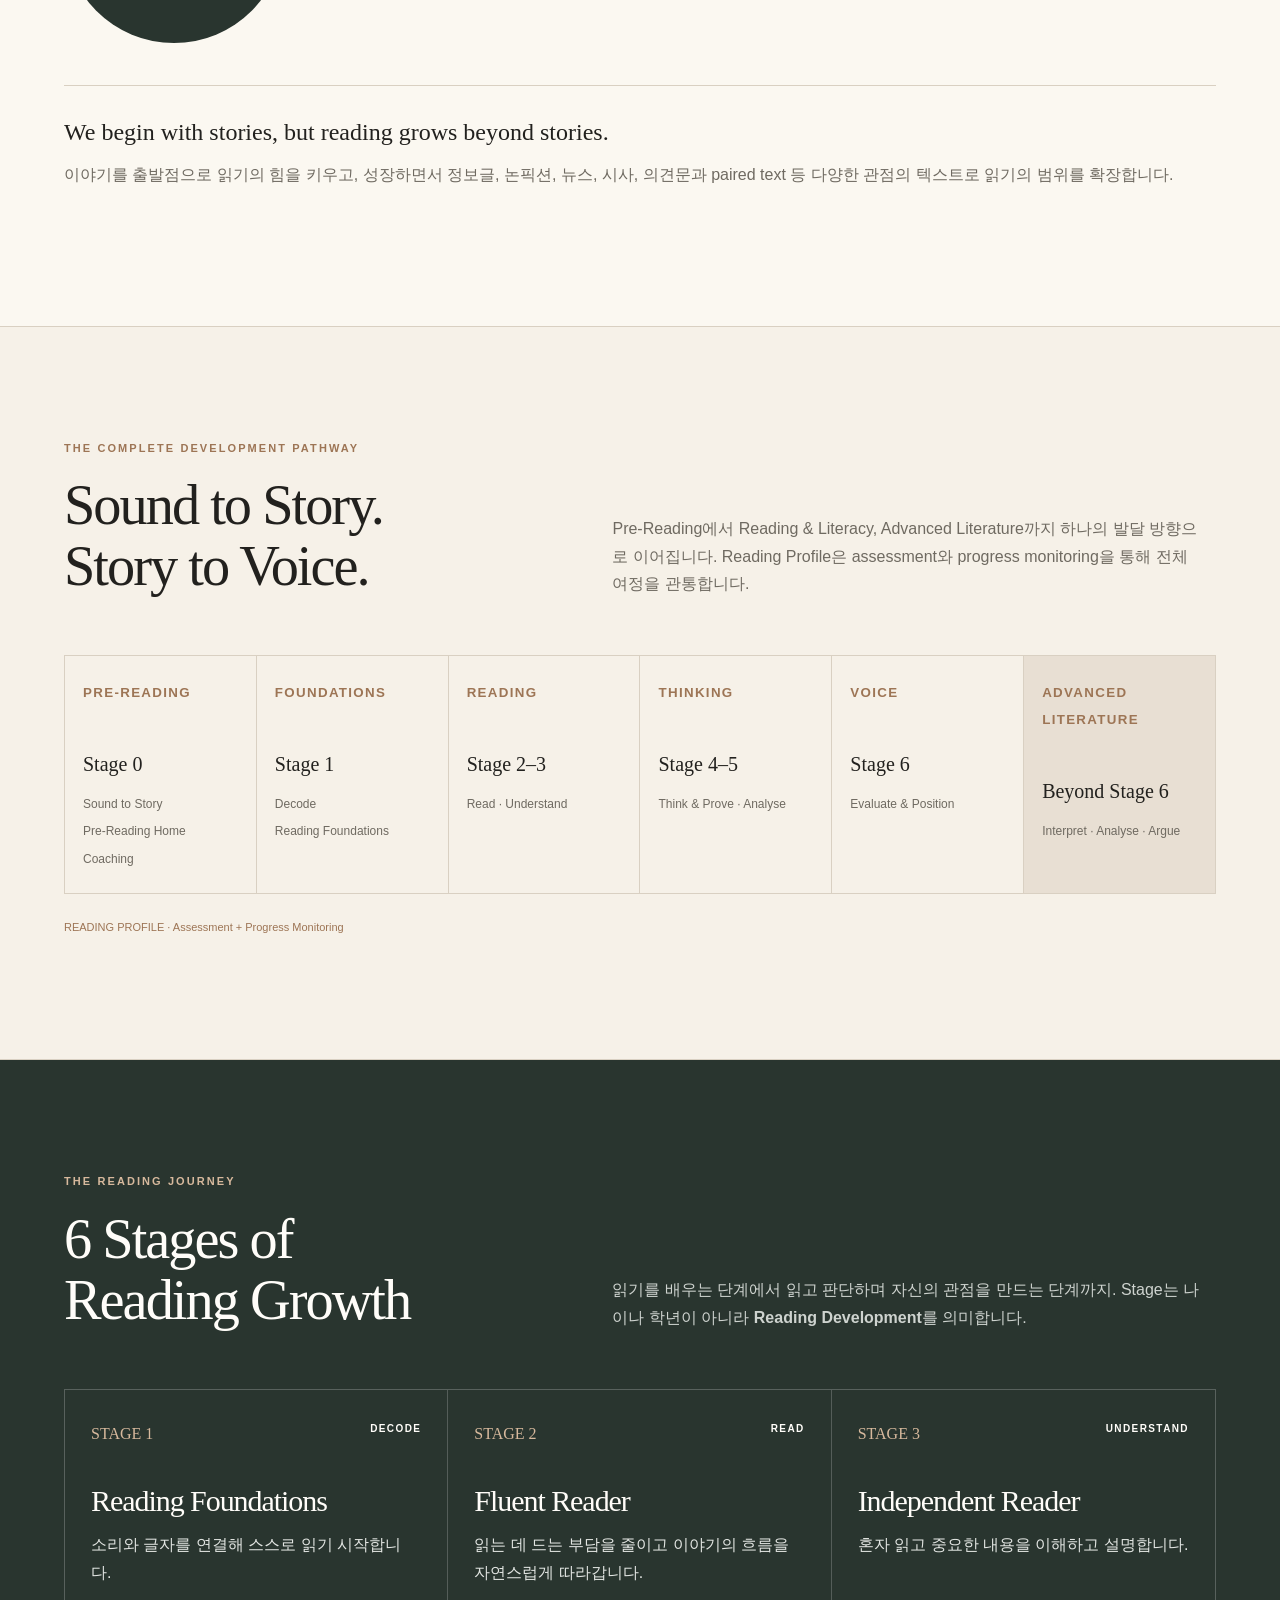
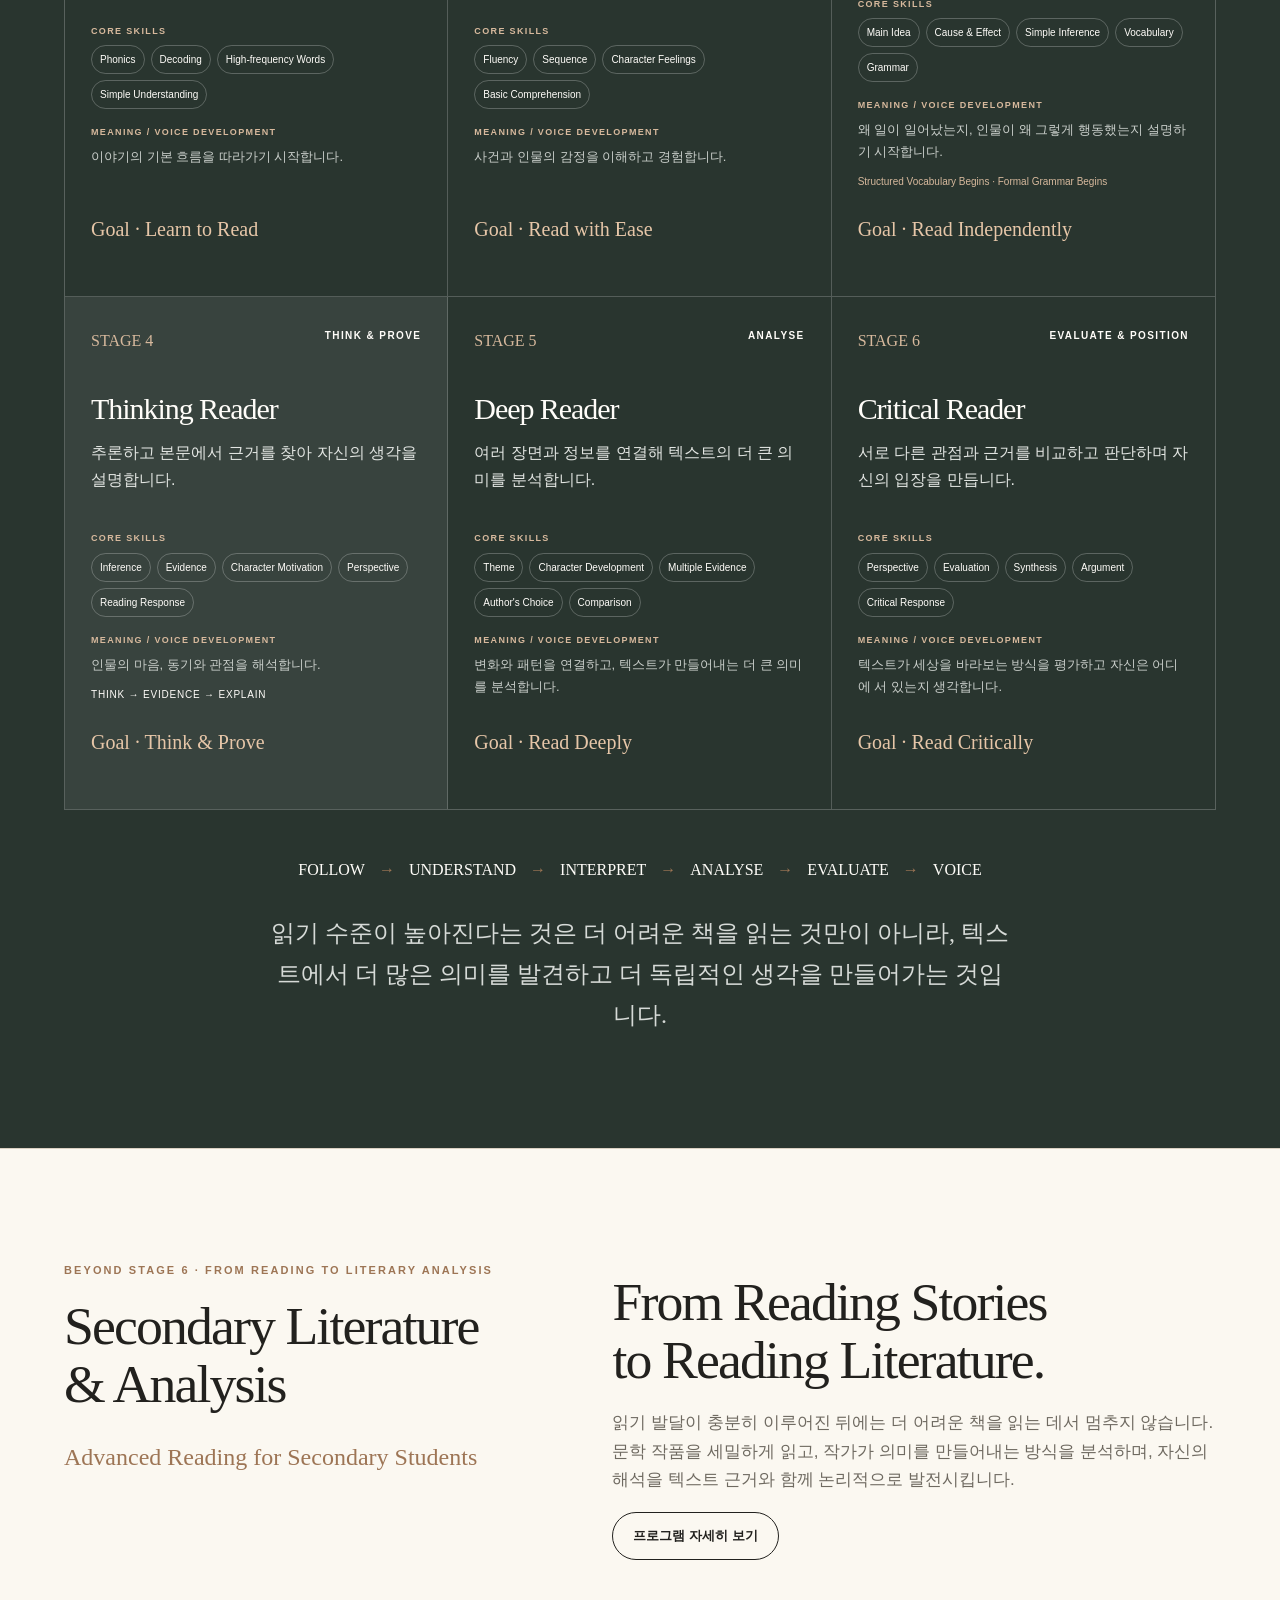
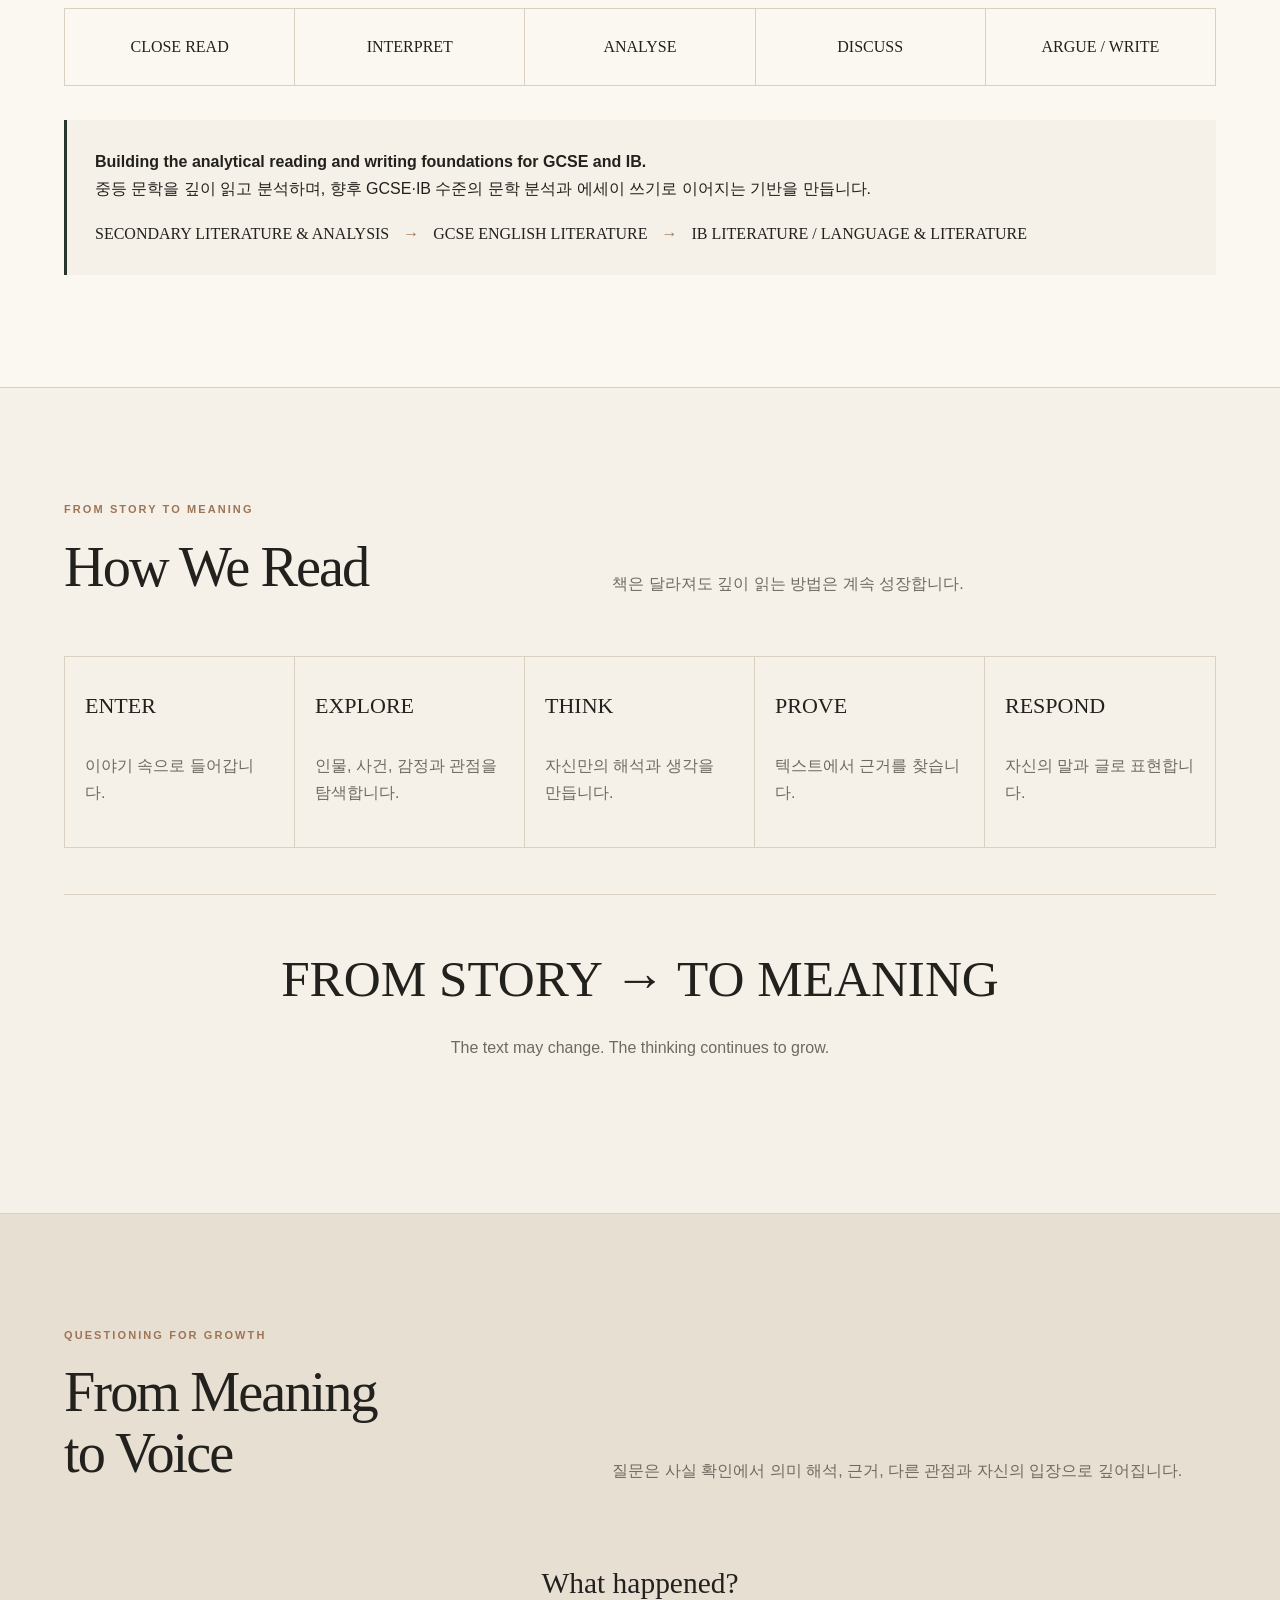
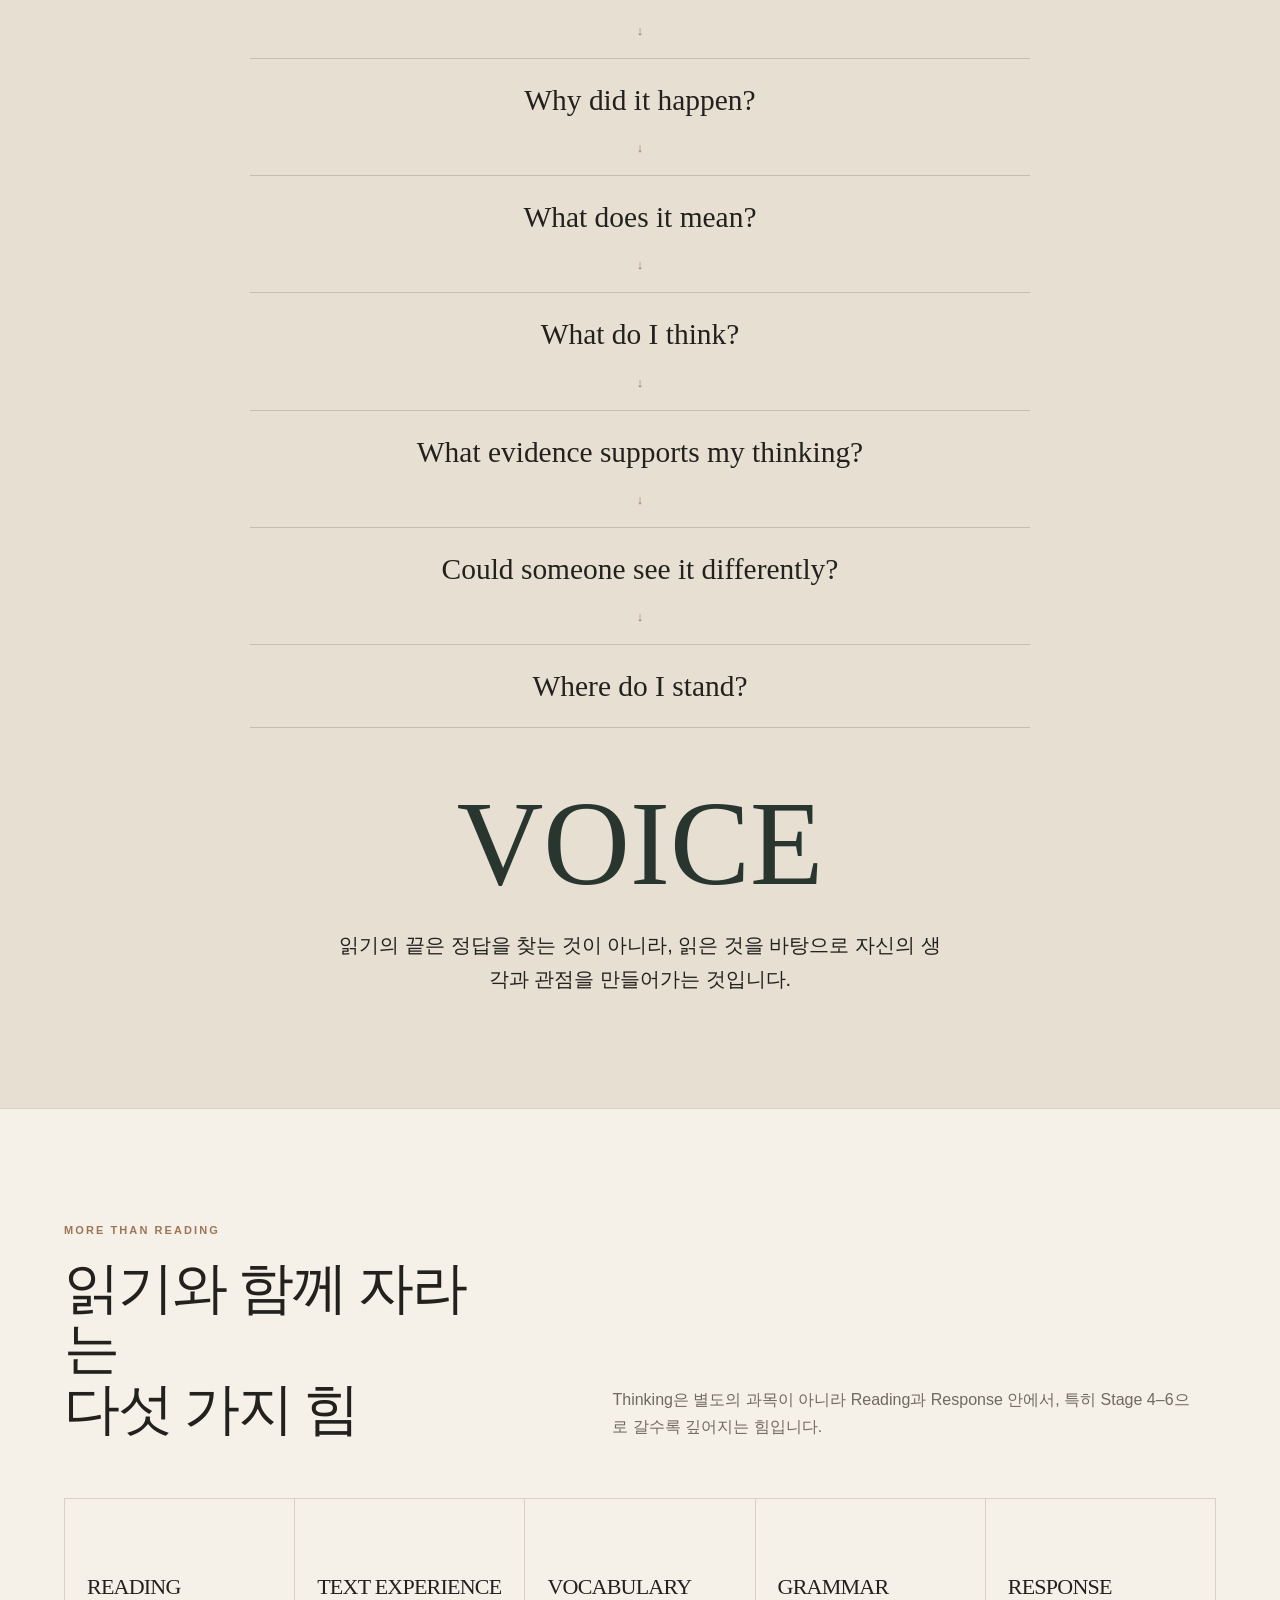
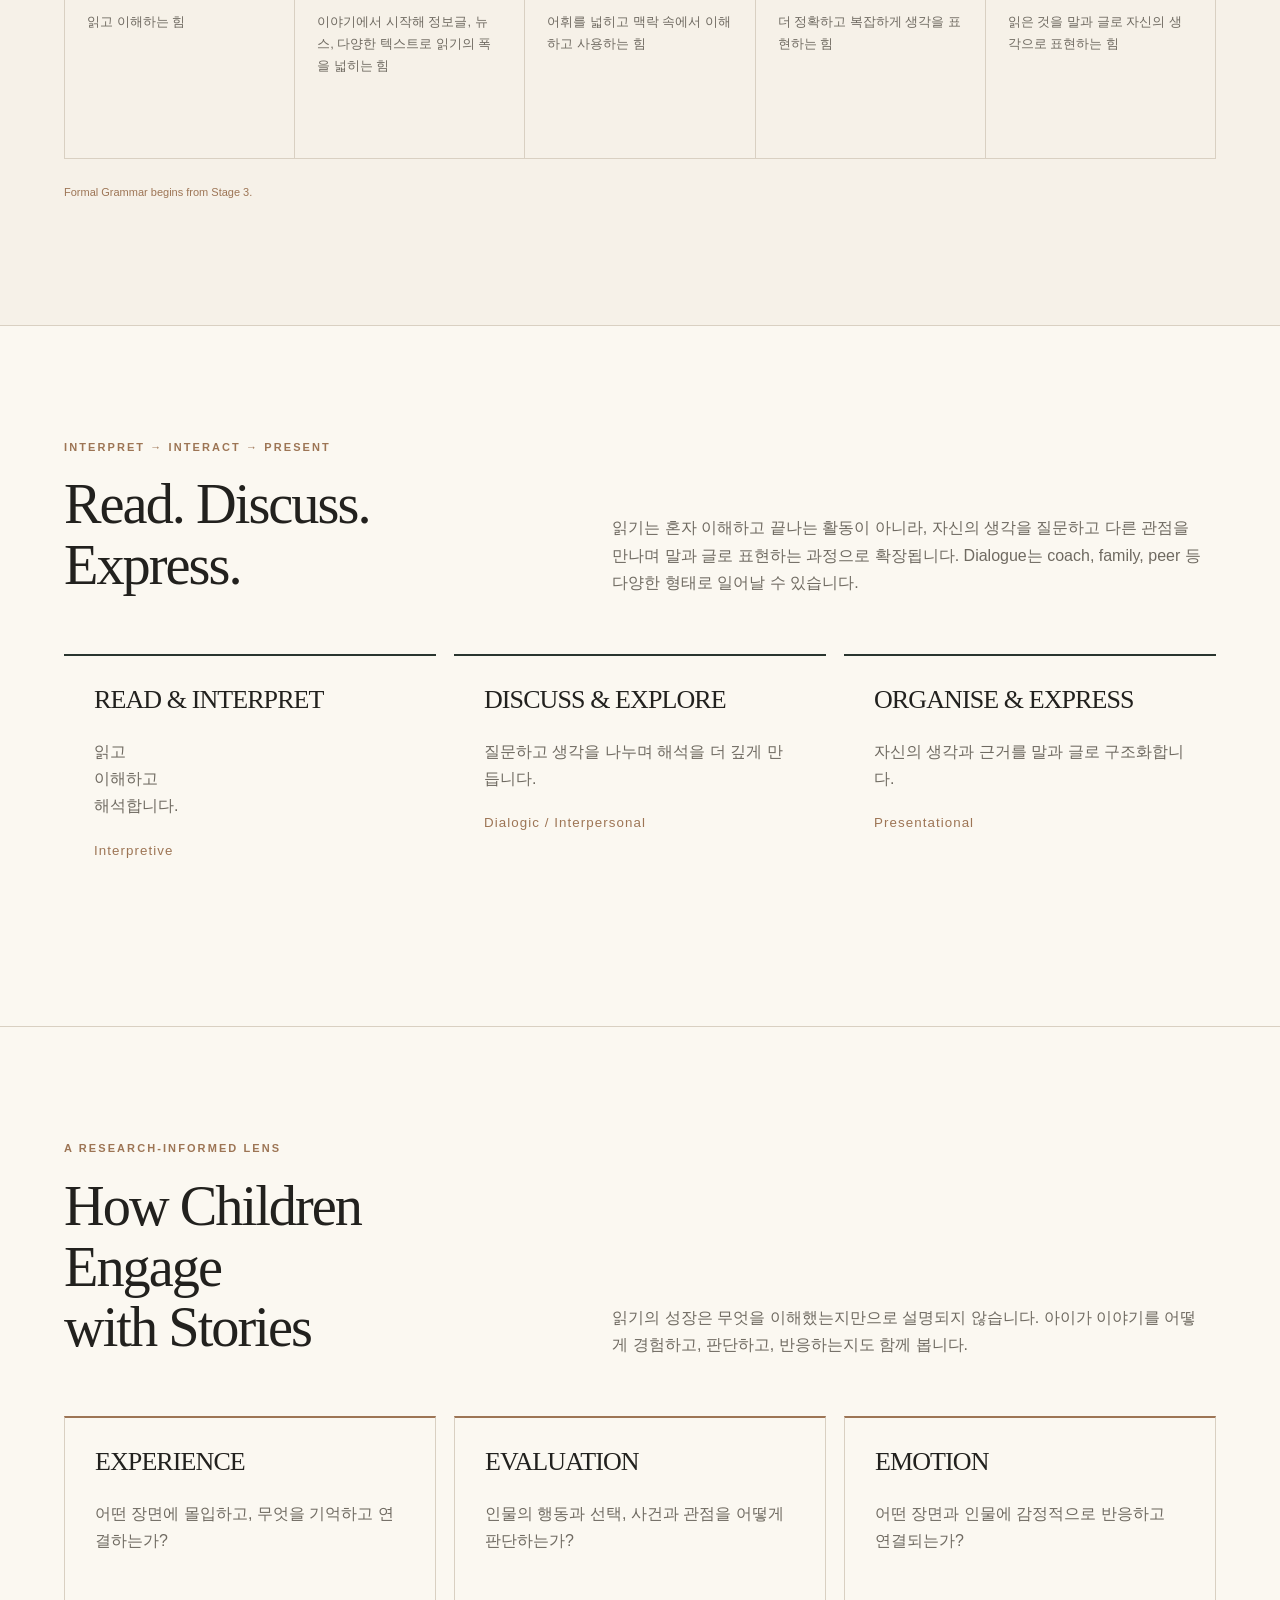
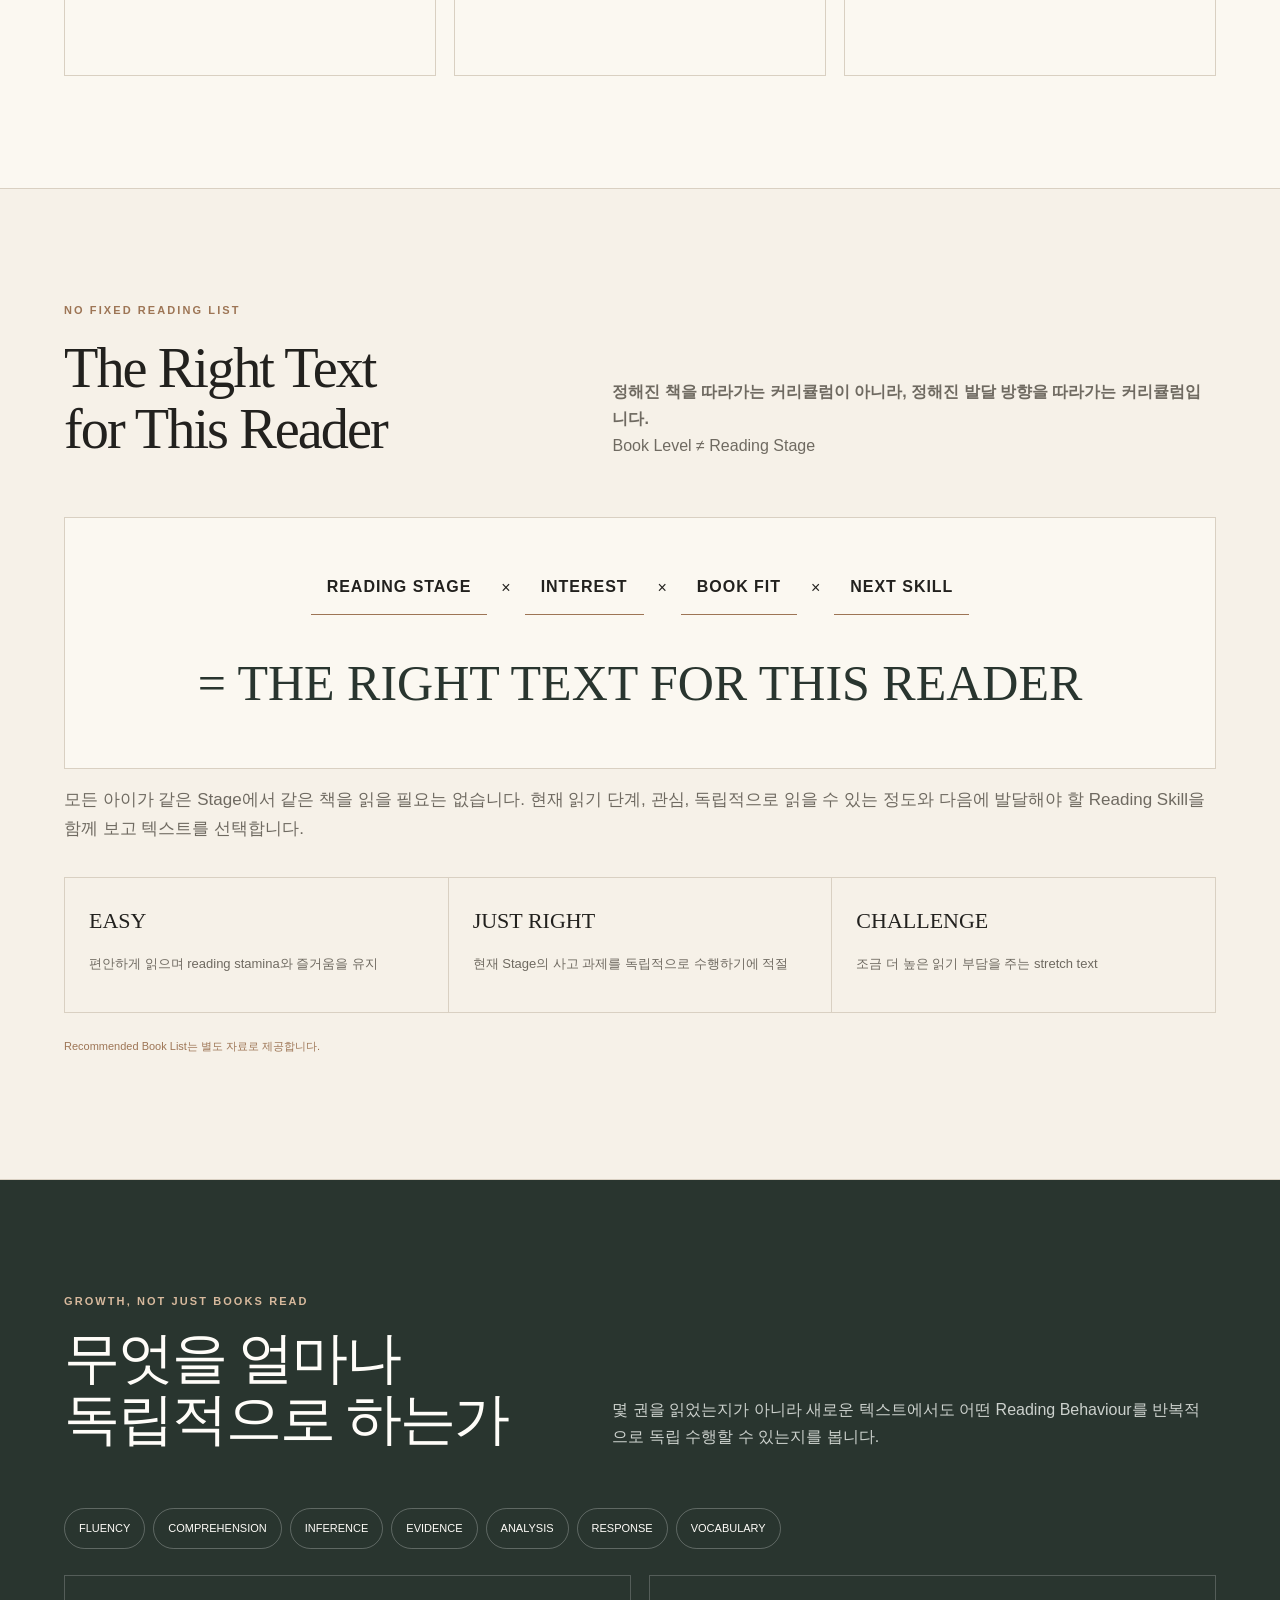
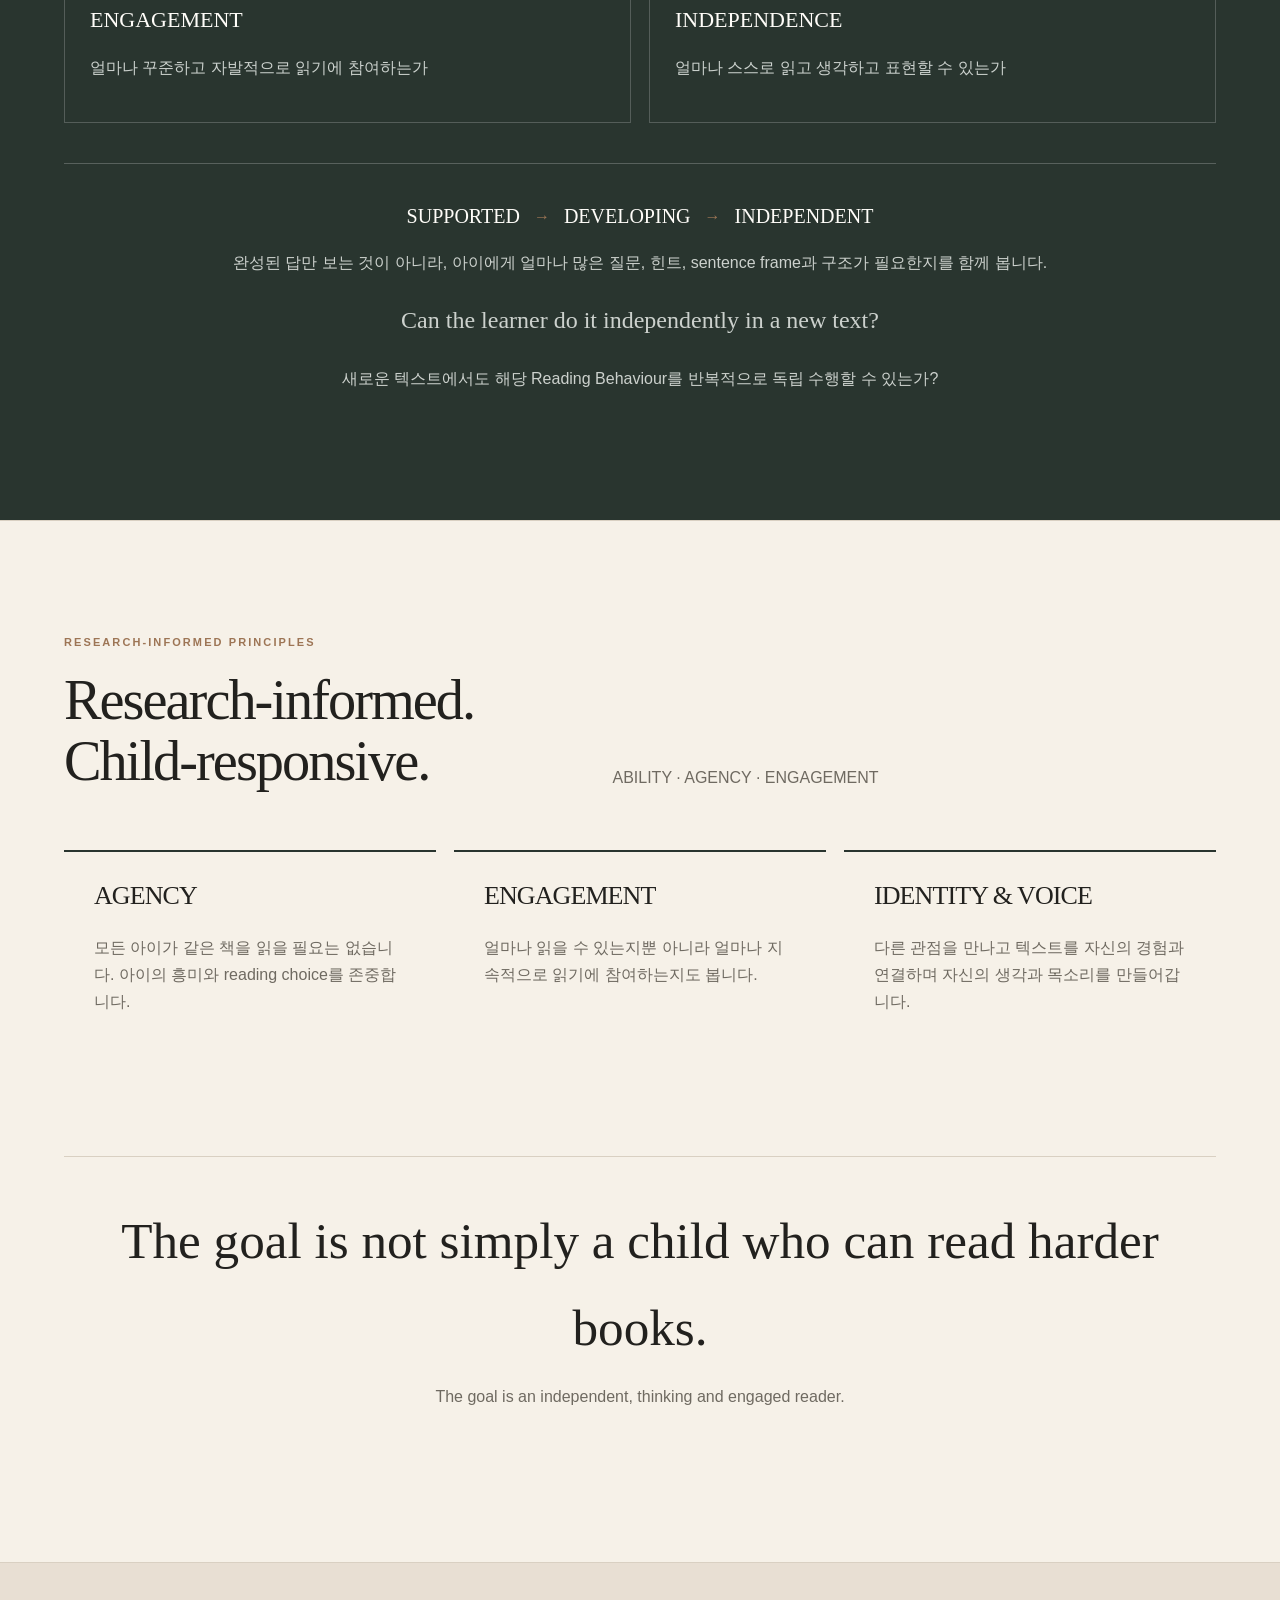
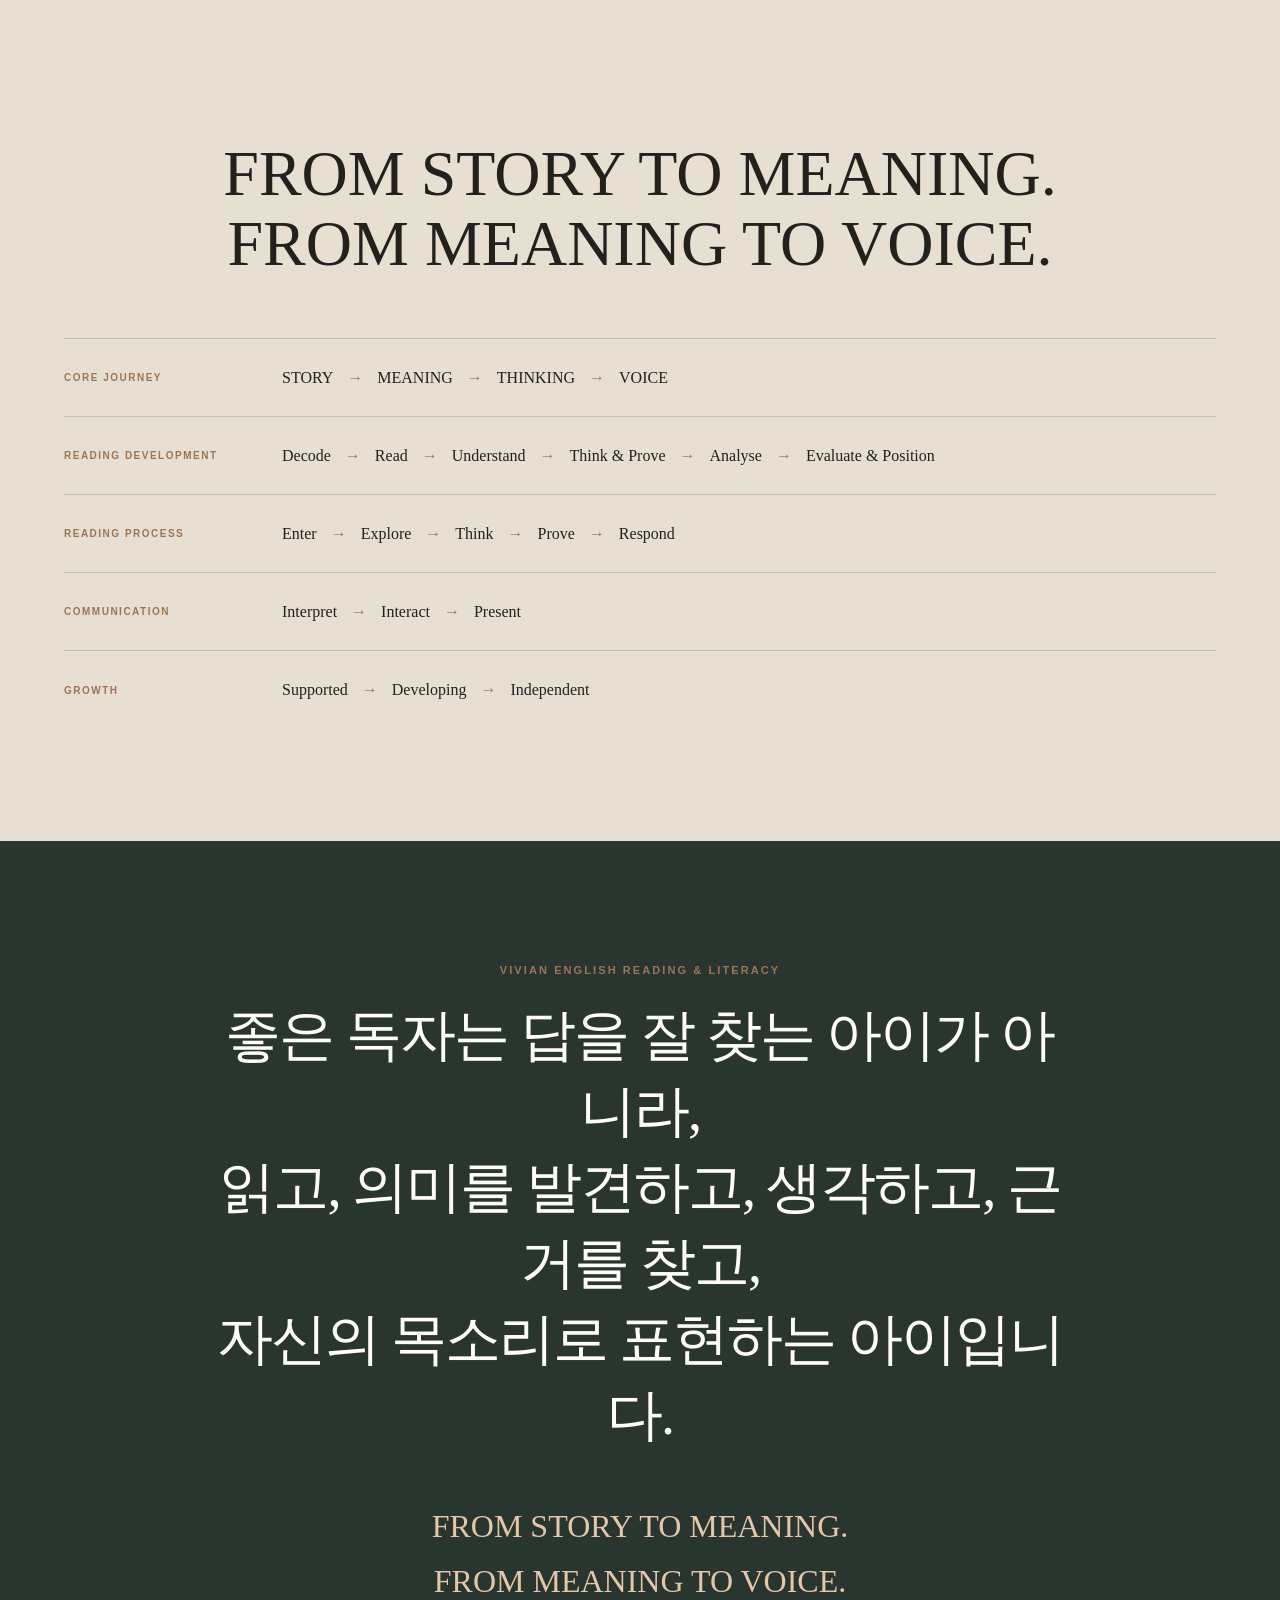
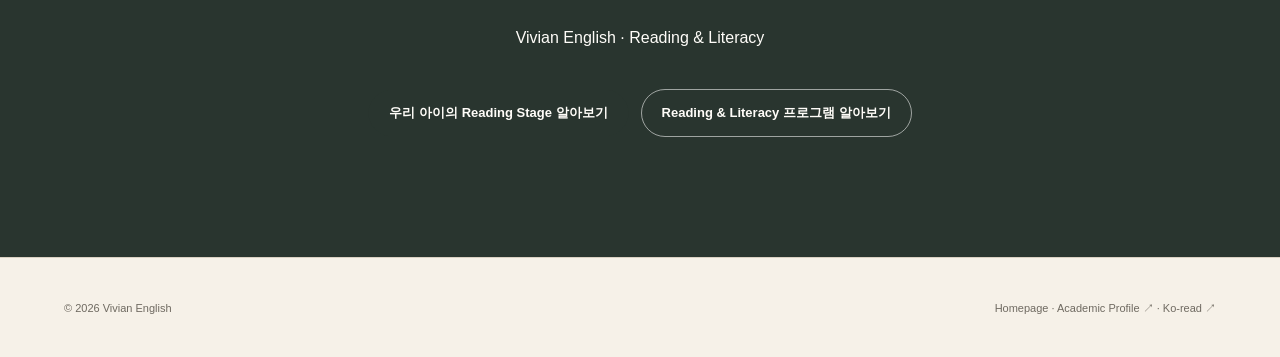
<file: curriculum.html>
<!doctype html>
<html lang="ko">
<head>
  <meta charset="utf-8" />
  <meta name="viewport" content="width=device-width, initial-scale=1" />
  <meta name="description" content="Vivian English Reading & Literacy Curriculum — From Story to Meaning. From Meaning to Voice." />
  <title>Reading & Literacy Curriculum | Vivian English</title>
  <style>
    :root{--paper:#f6f1e8;--paper-2:#fbf8f1;--ink:#22211e;--muted:#6f6a61;--line:#d9d0c2;--deep:#29352f;--deep-2:#35463e;--accent:#9d7555;--white:#fffdf9;--serif:Georgia,'Times New Roman',serif;--sans:Inter,ui-sans-serif,-apple-system,BlinkMacSystemFont,'Segoe UI','Apple SD Gothic Neo','Noto Sans KR',sans-serif}
    *{box-sizing:border-box}html{scroll-behavior:smooth}body{margin:0;background:var(--paper);color:var(--ink);font-family:var(--sans);line-height:1.7;-webkit-font-smoothing:antialiased}a{color:inherit;text-decoration:none}button{font:inherit}img{display:block;max-width:100%}.shell{width:min(1180px,90vw);margin:0 auto}.site-header{position:sticky;top:0;z-index:20;height:76px;padding:0 5vw;display:flex;align-items:center;justify-content:space-between;background:color-mix(in srgb,var(--paper) 90%,transparent);backdrop-filter:blur(18px);border-bottom:1px solid rgba(34,33,30,.08)}.brand-logo{display:block;width:190px;max-width:42vw;height:auto}.nav{display:flex;align-items:center;gap:28px;font-size:12px;letter-spacing:.05em}.nav a{position:relative}.nav a:after{content:'';position:absolute;left:0;bottom:-7px;width:0;height:1px;background:var(--ink);transition:width .2s}.nav a:hover:after{width:100%}.nav-toggle{display:none;border:0;background:transparent;color:var(--ink)}
    h1,h2,h3{font-family:var(--serif);font-weight:400;letter-spacing:-.035em;line-height:1.08;margin:0}.eyebrow{margin:0 0 18px;font-size:11px;font-weight:800;letter-spacing:.19em;color:var(--accent)}.lede{color:var(--muted);font-size:17px}.section{padding:112px 0;border-top:1px solid var(--line)}.section-head{display:grid;grid-template-columns:.85fr 1.15fr;gap:8vw;align-items:end;margin-bottom:58px}.section-head>p{margin:0;color:var(--muted);max-width:590px}h2{font-size:clamp(38px,4.4vw,64px)}.btn{display:inline-flex;min-height:48px;padding:0 20px;border-radius:999px;border:1px solid var(--ink);align-items:center;justify-content:center;font-size:13px;font-weight:700}.btn.primary{background:var(--deep);border-color:var(--deep);color:var(--white)}.btn.secondary{background:transparent}.actions{display:flex;gap:12px;flex-wrap:wrap}.flow{display:flex;align-items:center;justify-content:center;gap:14px;flex-wrap:wrap}.flow .node{font-family:var(--serif);font-size:clamp(18px,2.2vw,30px)}.flow .arrow{color:var(--accent)}
    .hero{min-height:620px;padding:88px 0 72px;display:grid;grid-template-columns:1.12fr .88fr;gap:8vw;align-items:center}.hero h1{font-size:clamp(48px,6.2vw,88px);max-width:780px}.hero-ko{font-family:var(--serif);font-size:clamp(28px,3vw,42px);line-height:1.25;margin:30px 0 0;color:var(--accent)}.hero .lede{max-width:680px;margin:28px 0}.hero-map{border-left:1px solid var(--line);padding-left:42px;display:grid;gap:0}.hero-map div{padding:19px 0;border-bottom:1px solid var(--line);display:grid;grid-template-columns:1fr auto;align-items:center}.hero-map strong{font-family:var(--serif);font-size:24px;font-weight:400}.hero-map span{color:var(--accent)}.hero-line{grid-column:1/-1;margin-top:28px;padding:26px 0;border-top:1px solid var(--line);border-bottom:1px solid var(--line)}
    .why{background:var(--paper-2)}.story-orbit{display:grid;grid-template-columns:220px 1fr;gap:48px;align-items:center}.story-core{aspect-ratio:1;border-radius:50%;display:grid;place-items:center;background:var(--deep);color:var(--white);font-family:var(--serif);font-size:34px}.story-steps{display:grid;grid-template-columns:repeat(5,1fr);border-top:1px solid var(--line);border-bottom:1px solid var(--line)}.story-steps div{padding:24px 14px;border-right:1px solid var(--line)}.story-steps div:last-child{border:0}.story-steps strong{display:block;font-family:var(--serif);font-size:18px}.story-steps span{font-size:12px;color:var(--muted)}.beyond{margin:42px 0 0;padding:26px 0;border-top:1px solid var(--line)}.beyond strong{font-family:var(--serif);font-size:24px;font-weight:400}.beyond p{margin:8px 0 0;color:var(--muted)}
    .stages{background:var(--deep);color:var(--white)}.stages .eyebrow{color:#d7b99d}.stages .section-head>p{color:#ced3cf}.stage-roadmap{display:grid;grid-template-columns:repeat(3,1fr);border:1px solid rgba(255,255,255,.22)}.stage-card{position:relative;min-height:420px;padding:30px 26px;border-right:1px solid rgba(255,255,255,.2);border-bottom:1px solid rgba(255,255,255,.2);display:flex;flex-direction:column}.stage-card:nth-child(3n){border-right:0}.stage-card:nth-child(n+4){border-bottom:0}.stage-card.transition{background:rgba(255,255,255,.07)}.stage-top{display:flex;justify-content:space-between;gap:18px}.stage-number{font-family:var(--serif);color:#d7b99d}.stage-action{font-size:10px;letter-spacing:.14em;font-weight:800}.stage-card h3{font-size:30px;margin:38px 0 14px}.stage-description{color:#e2e5e2;margin:0 0 22px}.stage-label{margin:16px 0 6px;font-size:9px;letter-spacing:.15em;color:#d7b99d;font-weight:800}.skill-list{display:flex;gap:6px;flex-wrap:wrap}.skill-list span{border:1px solid rgba(255,255,255,.24);border-radius:999px;padding:5px 8px;font-size:10px}.stage-growth{margin:0;color:#c9ceca;font-size:13px}.stage-note{font-size:10px;color:#d7b99d;margin:10px 0 0}.stage-goal{margin-top:auto;padding-top:22px;font-family:var(--serif);font-size:20px;color:#e6c6a8}.stage-process{margin:10px 0 0;font-size:10px;letter-spacing:.08em}.stage-end{margin-top:46px;text-align:center}.stage-end .flow .node{color:var(--white);font-size:16px}.stage-end p{max-width:740px;margin:30px auto 0;color:#d6dad7;font-family:var(--serif);font-size:24px}
    .lab-path{display:grid;grid-template-columns:repeat(6,1fr);border-top:1px solid var(--line);border-left:1px solid var(--line)}.lab-path div{min-height:180px;padding:22px 18px;border-right:1px solid var(--line);border-bottom:1px solid var(--line)}.lab-path small{color:var(--accent);font-weight:800;letter-spacing:.1em}.lab-path strong{display:block;margin:42px 0 8px;font-family:var(--serif);font-size:20px;font-weight:400}.lab-path span{font-size:12px;color:var(--muted)}.lab-path .path-advanced{background:#e8dfd3}.literature-extension{background:var(--paper-2)}.literature-hero{display:grid;grid-template-columns:.85fr 1.15fr;gap:8vw;align-items:start}.literature-hero h3{font-size:clamp(34px,4.2vw,60px);margin:12px 0 20px}.literature-hero .subtitle{font-family:var(--serif);font-size:24px;color:var(--accent)}.literature-flow{display:grid;grid-template-columns:repeat(5,1fr);margin-top:48px;border-top:1px solid var(--line);border-left:1px solid var(--line)}.literature-flow div{padding:24px 15px;border-right:1px solid var(--line);border-bottom:1px solid var(--line);text-align:center}.literature-flow strong{font-family:var(--serif);font-weight:400}.future-path{margin-top:34px;padding:28px;border-left:3px solid var(--deep);background:var(--paper)}.future-path p{margin:0}.future-path .flow{margin-top:18px;justify-content:flex-start}.future-path .node{font-size:16px}
    .process-grid{display:grid;grid-template-columns:repeat(5,1fr);border:1px solid var(--line)}.process-step{padding:30px 20px;min-height:190px;border-right:1px solid var(--line)}.process-step:last-child{border:0}.process-step strong{font-family:var(--serif);font-size:22px;font-weight:400}.process-step p{margin:28px 0 0;color:var(--muted)}.statement-line{margin-top:46px;padding:40px 0;border-top:1px solid var(--line);text-align:center}.statement-line strong{font-family:var(--serif);font-size:clamp(32px,4vw,58px);font-weight:400}.statement-line p{margin:12px 0 0;color:var(--muted)}
    .voice{background:#e8dfd3}.question-path{max-width:780px;margin:0 auto}.question-path div{padding:16px 0;text-align:center;border-bottom:1px solid rgba(34,33,30,.18);font-family:var(--serif);font-size:clamp(20px,2.3vw,30px)}.question-path div:after{content:'↓';display:block;color:var(--accent);font-size:13px;margin-top:12px}.question-path div:last-child:after{display:none}.voice-word{text-align:center;font-family:var(--serif);font-size:clamp(60px,10vw,120px);color:var(--deep);line-height:1;margin:56px 0 24px}.voice-copy{max-width:620px;margin:0 auto;text-align:center;font-size:20px}
    .five-grid{display:grid;grid-template-columns:repeat(5,1fr);border-top:1px solid var(--line);border-left:1px solid var(--line)}.five-grid article{min-height:260px;padding:26px 22px;border-right:1px solid var(--line);border-bottom:1px solid var(--line)}.five-grid h3{font-size:22px;margin:50px 0 12px}.five-grid p{margin:0;color:var(--muted);font-size:13px}.micro-note{font-size:11px;color:var(--accent);margin-top:24px}.three-grid{display:grid;grid-template-columns:repeat(3,1fr);gap:18px}.line-card{padding:30px;border-top:2px solid var(--deep);min-height:260px}.line-card h3{font-size:26px;margin-bottom:24px}.line-card p{color:var(--muted)}.line-card small{color:var(--accent);letter-spacing:.08em}.research-lens{background:var(--paper-2)}.research-lens .line-card{border:1px solid var(--line);border-top:2px solid var(--accent)}
    .formula{padding:42px;border:1px solid var(--line);background:var(--paper-2);text-align:center}.formula-row{display:flex;justify-content:center;align-items:center;gap:14px;flex-wrap:wrap}.formula-token{padding:13px 16px;border-bottom:1px solid var(--accent);font-weight:700;letter-spacing:.06em}.formula-result{margin:26px 0 0;font-family:var(--serif);font-size:clamp(28px,4vw,50px);color:var(--deep)}.fit-grid{display:grid;grid-template-columns:repeat(3,1fr);margin-top:34px;border-top:1px solid var(--line);border-left:1px solid var(--line)}.fit-grid div{padding:24px;border-right:1px solid var(--line);border-bottom:1px solid var(--line)}.fit-grid strong{font-family:var(--serif);font-size:22px;font-weight:400}.fit-grid p{color:var(--muted);font-size:13px}
    .monitor{background:var(--deep);color:var(--white)}.monitor .eyebrow{color:#d7b99d}.monitor .section-head>p{color:#ccd1cd}.monitor-list{display:flex;gap:8px;flex-wrap:wrap}.monitor-list span{padding:10px 14px;border:1px solid rgba(255,255,255,.25);border-radius:999px;font-size:11px}.monitor-extra{display:grid;grid-template-columns:1fr 1fr;gap:18px;margin-top:26px}.monitor-extra div{padding:25px;border:1px solid rgba(255,255,255,.2)}.monitor-extra strong{font-family:var(--serif);font-size:22px;font-weight:400}.monitor-extra p{color:#cbd1cd}.independence{margin-top:40px;padding-top:35px;border-top:1px solid rgba(255,255,255,.22);text-align:center}.independence .flow .node{font-size:20px}.independence p{color:#ccd1cd}.criterion{font-family:var(--serif);font-size:24px;color:#e6c6a8}
    .summary{background:#e8dfd3}.summary-title{text-align:center;font-family:var(--serif);font-size:clamp(34px,5vw,70px);line-height:1.1;margin-bottom:58px}.summary-row{display:grid;grid-template-columns:190px 1fr;gap:28px;padding:25px 0;border-top:1px solid rgba(34,33,30,.18);align-items:center}.summary-row>strong{font-size:10px;letter-spacing:.15em;color:var(--accent)}.summary-row .flow{justify-content:flex-start}.summary-row .node{font-size:16px}.final{padding:120px 0;text-align:center;background:var(--deep);color:var(--white)}.final h2{max-width:850px;margin:0 auto;line-height:1.35}.final-brand{font-family:var(--serif);font-size:32px;color:#e6c6a8;margin:46px 0 8px}.final .actions{justify-content:center;margin-top:38px}.final .btn.secondary{border-color:rgba(255,255,255,.55)}.footer{min-height:100px;padding:28px 5vw;display:flex;align-items:center;justify-content:space-between;gap:20px;color:var(--muted);font-size:11px;border-top:1px solid var(--line)}
    .reveal{opacity:0;transform:translateY(16px);transition:opacity .55s,transform .55s}.reveal.visible{opacity:1;transform:none}
    @media(max-width:920px){.nav-toggle{display:block}.nav{position:absolute;top:76px;left:0;right:0;display:none;flex-direction:column;align-items:flex-start;gap:16px;padding:22px 5vw 26px;background:var(--paper);border-bottom:1px solid var(--line)}.nav.open{display:flex}.hero{grid-template-columns:1fr;min-height:auto}.hero-map{border-left:0;border-top:1px solid var(--line);padding:18px 0 0}.section-head,.literature-hero{grid-template-columns:1fr}.section-head>p{margin-top:24px}.story-orbit{grid-template-columns:170px 1fr}.story-steps{grid-template-columns:1fr 1fr}.lab-path{grid-template-columns:repeat(3,1fr)}.stage-roadmap{grid-template-columns:1fr 1fr}.stage-card:nth-child(3n){border-right:1px solid rgba(255,255,255,.2)}.stage-card:nth-child(2n){border-right:0}.stage-card:nth-child(n+4){border-bottom:1px solid rgba(255,255,255,.2)}.stage-card:nth-child(n+5){border-bottom:0}.process-grid,.five-grid{grid-template-columns:1fr 1fr}.process-step:nth-child(2n){border-right:0}.five-grid article:last-child{grid-column:1/-1}.summary-row{grid-template-columns:1fr}.summary-row .flow{justify-content:flex-start}}
    @media(max-width:620px){.site-header{height:68px}.nav{top:68px}.shell{width:min(100% - 34px,1180px)}.hero{padding:58px 0}.hero h1{font-size:clamp(42px,13vw,60px)}.hero-ko{font-size:28px}.hero-line .flow,.summary-row .flow{display:grid;grid-template-columns:1fr;justify-items:start;gap:6px}.hero-line .arrow,.summary-row .arrow{transform:rotate(90deg);margin-left:22px}.actions{flex-direction:column}.btn{width:100%}.section{padding:82px 0}.story-orbit{grid-template-columns:1fr}.story-core{width:160px;margin:0 auto}.story-steps,.lab-path,.stage-roadmap,.process-grid,.five-grid,.three-grid,.fit-grid,.monitor-extra,.literature-flow{grid-template-columns:1fr}.story-steps div{border-right:0;border-bottom:1px solid var(--line)}.lab-path div{min-height:auto}.lab-path strong{margin-top:20px}.stage-card,.stage-card:nth-child(3n),.stage-card:nth-child(n+5){min-height:auto;border-right:0;border-bottom:1px solid rgba(255,255,255,.2)}.stage-card:last-child{border-bottom:0}.stage-card:after{content:'↓';position:absolute;right:24px;bottom:-14px;z-index:2;width:28px;height:28px;border-radius:50%;display:grid;place-items:center;background:#d7b99d;color:var(--deep)}.stage-card:last-child:after{display:none}.stage-goal{margin-top:28px}.process-step{border-right:0;border-bottom:1px solid var(--line);min-height:auto}.five-grid article:last-child{grid-column:auto}.formula{padding:28px 18px}.formula-row{display:grid;grid-template-columns:1fr;justify-items:center}.formula-row .operator{transform:rotate(90deg)}.summary-row .flow .node{font-size:17px}.future-path .flow{display:grid;grid-template-columns:1fr;justify-items:start}.footer{flex-direction:column;align-items:flex-start}.final{padding:90px 17px}}
    @media(max-width:360px){.shell{width:min(100% - 26px,1180px)}.hero h1{font-size:39px}.section{padding:70px 0}.stage-card,.line-card{padding:24px 20px}}
    @media print{*{print-color-adjust:economy!important;-webkit-print-color-adjust:economy!important}html{font-size:10pt}body{background:#fff;color:#111}.site-header,.actions,.nav-toggle,.footer{display:none!important}.shell{width:100%;max-width:none}.hero{min-height:auto;padding:24mm 0 14mm;grid-template-columns:1.2fr .8fr}.hero h1{font-size:34pt}.section{padding:13mm 0;background:#fff!important}.section,.stage-card,.line-card,.formula,.fit-grid div,.summary-row{break-inside:avoid;page-break-inside:avoid}.section-head{margin-bottom:9mm}.stage-roadmap{grid-template-columns:repeat(2,1fr);border-color:#999}.stage-card{min-height:auto;color:#111;background:#fff!important;border-color:#aaa!important}.stage-card h3,.stage-card p,.stage-label,.stage-number,.stage-goal{color:#111!important}.stage-card:after{display:none}.stage-card:nth-child(2n){border-right:0}.stage-card:nth-child(-n+4){border-bottom:1px solid #aaa}.monitor{color:#111}.monitor-list span,.monitor-extra div{border-color:#aaa;color:#111}.monitor .section-head>p,.monitor-extra p,.independence p{color:#333}.final{background:#fff!important;color:#111;padding:18mm 0}.final-brand{color:#111}.reveal{opacity:1!important;transform:none!important}.summary{break-before:page}.why,.voice,.research-lens,.summary{background:#fff!important}a[href]:after{content:none!important}}
  </style>
<link rel="stylesheet" href="/logo.css">
</head>
<body>
  <header class="site-header">
    <a href="/" aria-label="Vivian English home"><img class="brand-logo" src="/embedded-image-1.png" alt="Vivian English" /></a>
    <button class="nav-toggle" aria-label="메뉴 열기" aria-expanded="false">Menu</button>
    <nav class="nav" aria-label="Curriculum navigation"><a href="#stages">6 Stages</a><a href="#method">How We Read</a><a href="/consultancy/">Consultation</a><a href="/reading-profile/">Reading Profile</a><a href="/">Homepage ↗</a></nav>
  </header>
  <main>
    <section class="hero shell">
      <div class="reveal"><p class="eyebrow">VIVIAN ENGLISH<br>READING &amp; LITERACY</p><h1>From Story to Meaning.<br>From Meaning to Voice.</h1><p class="hero-ko">읽는 힘에서,<br>생각하고 표현하는 힘까지.</p><p class="lede">이야기를 읽는 것에서 시작해, 의미를 이해하고 해석하고, 근거를 가지고 생각하며, 자신의 관점과 목소리로 표현하는 독자로 성장합니다.</p><div class="actions"><a class="btn primary" href="/reading-profile/">우리 아이의 Reading Stage 알아보기</a></div></div>
      <div class="hero-map reveal"><div><strong>STORY</strong><span>이야기에 들어가기</span></div><div><strong>MEANING</strong><span>의미 이해하기</span></div><div><strong>THINKING</strong><span>근거로 생각하기</span></div><div><strong>VOICE</strong><span>관점 표현하기</span></div></div>
      <div class="hero-line"><div class="flow" aria-label="Story to Voice"><span class="node">STORY</span><span class="arrow">→</span><span class="node">MEANING</span><span class="arrow">→</span><span class="node">THINKING</span><span class="arrow">→</span><span class="node">VOICE</span></div></div>
    </section>

    <section class="section why"><div class="shell"><div class="section-head reveal"><div><p class="eyebrow">THE STARTING POINT</p><h2>Why Story?</h2></div><p><strong>이야기는 단순히 읽고 이해해야 할 텍스트가 아닙니다.</strong><br>인물의 마음과 사건의 이유를 생각하고, 다른 관점을 경험하고, 선택을 판단하며 자신의 생각을 만들어가는 출발점입니다.</p></div><div class="story-orbit"><div class="story-core">STORY</div><div class="story-steps"><div><strong>EXPERIENCE</strong><span>경험하기</span></div><div><strong>UNDERSTAND</strong><span>이해하기</span></div><div><strong>INTERPRET</strong><span>해석하기</span></div><div><strong>THINK</strong><span>생각하기</span></div><div><strong>RESPOND</strong><span>표현하기</span></div></div></div><div class="beyond"><strong>We begin with stories, but reading grows beyond stories.</strong><p>이야기를 출발점으로 읽기의 힘을 키우고, 성장하면서 정보글, 논픽션, 뉴스, 시사, 의견문과 paired text 등 다양한 관점의 텍스트로 읽기의 범위를 확장합니다.</p></div></div></section>

    <section class="section"><div class="shell"><div class="section-head"><div><p class="eyebrow">THE COMPLETE DEVELOPMENT PATHWAY</p><h2>Sound to Story.<br>Story to Voice.</h2></div><p>Pre-Reading에서 Reading &amp; Literacy, Advanced Literature까지 하나의 발달 방향으로 이어집니다. Reading Profile은 assessment와 progress monitoring을 통해 전체 여정을 관통합니다.</p></div><div class="lab-path"><div><small>PRE-READING</small><strong>Stage 0</strong><span>Sound to Story<br>Pre-Reading Home Coaching</span></div><div><small>FOUNDATIONS</small><strong>Stage 1</strong><span>Decode<br>Reading Foundations</span></div><div><small>READING</small><strong>Stage 2–3</strong><span>Read · Understand</span></div><div><small>THINKING</small><strong>Stage 4–5</strong><span>Think &amp; Prove · Analyse</span></div><div><small>VOICE</small><strong>Stage 6</strong><span>Evaluate &amp; Position</span></div><div class="path-advanced"><small>ADVANCED LITERATURE</small><strong>Beyond Stage 6</strong><span>Interpret · Analyse · Argue</span></div></div><p class="micro-note">READING PROFILE · Assessment + Progress Monitoring</p></div></section>

    <section id="stages" class="section stages"><div class="shell"><div class="section-head reveal"><div><p class="eyebrow">THE READING JOURNEY</p><h2>6 Stages of<br>Reading Growth</h2></div><p>읽기를 배우는 단계에서 읽고 판단하며 자신의 관점을 만드는 단계까지. Stage는 나이나 학년이 아니라 <strong>Reading Development</strong>를 의미합니다.</p></div><div id="stage-roadmap" class="stage-roadmap" aria-live="polite"></div><div class="stage-end"><div class="flow"><span class="node">FOLLOW</span><span class="arrow">→</span><span class="node">UNDERSTAND</span><span class="arrow">→</span><span class="node">INTERPRET</span><span class="arrow">→</span><span class="node">ANALYSE</span><span class="arrow">→</span><span class="node">EVALUATE</span><span class="arrow">→</span><span class="node">VOICE</span></div><p>읽기 수준이 높아진다는 것은 더 어려운 책을 읽는 것만이 아니라, 텍스트에서 더 많은 의미를 발견하고 더 독립적인 생각을 만들어가는 것입니다.</p></div></div></section>

    <section class="section literature-extension"><div class="shell"><div class="literature-hero"><div><p class="eyebrow">BEYOND STAGE 6 · FROM READING TO LITERARY ANALYSIS</p><h3>Secondary Literature &amp; Analysis</h3><p class="subtitle">Advanced Reading for Secondary Students</p></div><div><h3>From Reading Stories<br>to Reading Literature.</h3><p class="lede">읽기 발달이 충분히 이루어진 뒤에는 더 어려운 책을 읽는 데서 멈추지 않습니다. 문학 작품을 세밀하게 읽고, 작가가 의미를 만들어내는 방식을 분석하며, 자신의 해석을 텍스트 근거와 함께 논리적으로 발전시킵니다.</p><a class="btn secondary" href="/secondary-literature">프로그램 자세히 보기</a></div></div><div class="literature-flow"><div><strong>CLOSE READ</strong></div><div><strong>INTERPRET</strong></div><div><strong>ANALYSE</strong></div><div><strong>DISCUSS</strong></div><div><strong>ARGUE / WRITE</strong></div></div><div class="future-path"><p><strong>Building the analytical reading and writing foundations for GCSE and IB.</strong></p><p>중등 문학을 깊이 읽고 분석하며, 향후 GCSE·IB 수준의 문학 분석과 에세이 쓰기로 이어지는 기반을 만듭니다.</p><div class="flow"><span class="node">SECONDARY LITERATURE &amp; ANALYSIS</span><span class="arrow">→</span><span class="node">GCSE ENGLISH LITERATURE</span><span class="arrow">→</span><span class="node">IB LITERATURE / LANGUAGE &amp; LITERATURE</span></div></div></div></section>

    <section id="method" class="section"><div class="shell"><div class="section-head reveal"><div><p class="eyebrow">FROM STORY TO MEANING</p><h2>How We Read</h2></div><p>책은 달라져도 깊이 읽는 방법은 계속 성장합니다.</p></div><div class="process-grid"><div class="process-step"><strong>ENTER</strong><p>이야기 속으로 들어갑니다.</p></div><div class="process-step"><strong>EXPLORE</strong><p>인물, 사건, 감정과 관점을 탐색합니다.</p></div><div class="process-step"><strong>THINK</strong><p>자신만의 해석과 생각을 만듭니다.</p></div><div class="process-step"><strong>PROVE</strong><p>텍스트에서 근거를 찾습니다.</p></div><div class="process-step"><strong>RESPOND</strong><p>자신의 말과 글로 표현합니다.</p></div></div><div class="statement-line"><strong>FROM STORY → TO MEANING</strong><p>The text may change. The thinking continues to grow.</p></div></div></section>

    <section class="section voice"><div class="shell"><div class="section-head"><div><p class="eyebrow">QUESTIONING FOR GROWTH</p><h2>From Meaning<br>to Voice</h2></div><p>질문은 사실 확인에서 의미 해석, 근거, 다른 관점과 자신의 입장으로 깊어집니다.</p></div><div class="question-path"><div>What happened?</div><div>Why did it happen?</div><div>What does it mean?</div><div>What do I think?</div><div>What evidence supports my thinking?</div><div>Could someone see it differently?</div><div>Where do I stand?</div></div><div class="voice-word">VOICE</div><p class="voice-copy">읽기의 끝은 정답을 찾는 것이 아니라, 읽은 것을 바탕으로 자신의 생각과 관점을 만들어가는 것입니다.</p></div></section>

    <section class="section"><div class="shell"><div class="section-head"><div><p class="eyebrow">MORE THAN READING</p><h2>읽기와 함께 자라는<br>다섯 가지 힘</h2></div><p>Thinking은 별도의 과목이 아니라 Reading과 Response 안에서, 특히 Stage 4–6으로 갈수록 깊어지는 힘입니다.</p></div><div class="five-grid"><article><h3>READING</h3><p>읽고 이해하는 힘</p></article><article><h3>TEXT EXPERIENCE</h3><p>이야기에서 시작해 정보글, 뉴스, 다양한 텍스트로 읽기의 폭을 넓히는 힘</p></article><article><h3>VOCABULARY</h3><p>어휘를 넓히고 맥락 속에서 이해하고 사용하는 힘</p></article><article><h3>GRAMMAR</h3><p>더 정확하고 복잡하게 생각을 표현하는 힘</p></article><article><h3>RESPONSE</h3><p>읽은 것을 말과 글로 자신의 생각으로 표현하는 힘</p></article></div><p class="micro-note">Formal Grammar begins from Stage 3.</p></div></section>

    <section class="section why"><div class="shell"><div class="section-head"><div><p class="eyebrow">INTERPRET → INTERACT → PRESENT</p><h2>Read. Discuss.<br>Express.</h2></div><p>읽기는 혼자 이해하고 끝나는 활동이 아니라, 자신의 생각을 질문하고 다른 관점을 만나며 말과 글로 표현하는 과정으로 확장됩니다. Dialogue는 coach, family, peer 등 다양한 형태로 일어날 수 있습니다.</p></div><div class="three-grid"><article class="line-card"><h3>READ &amp; INTERPRET</h3><p>읽고<br>이해하고<br>해석합니다.</p><small>Interpretive</small></article><article class="line-card"><h3>DISCUSS &amp; EXPLORE</h3><p>질문하고 생각을 나누며 해석을 더 깊게 만듭니다.</p><small>Dialogic / Interpersonal</small></article><article class="line-card"><h3>ORGANISE &amp; EXPRESS</h3><p>자신의 생각과 근거를 말과 글로 구조화합니다.</p><small>Presentational</small></article></div></div></section>

    <section class="section research-lens"><div class="shell"><div class="section-head"><div><p class="eyebrow">A RESEARCH-INFORMED LENS</p><h2>How Children Engage<br>with Stories</h2></div><p>읽기의 성장은 무엇을 이해했는지만으로 설명되지 않습니다. 아이가 이야기를 어떻게 경험하고, 판단하고, 반응하는지도 함께 봅니다.</p></div><div class="three-grid"><article class="line-card"><h3>EXPERIENCE</h3><p>어떤 장면에 몰입하고, 무엇을 기억하고 연결하는가?</p></article><article class="line-card"><h3>EVALUATION</h3><p>인물의 행동과 선택, 사건과 관점을 어떻게 판단하는가?</p></article><article class="line-card"><h3>EMOTION</h3><p>어떤 장면과 인물에 감정적으로 반응하고 연결되는가?</p></article></div></div></section>

    <section class="section"><div class="shell"><div class="section-head"><div><p class="eyebrow">NO FIXED READING LIST</p><h2>The Right Text<br>for This Reader</h2></div><p><strong>정해진 책을 따라가는 커리큘럼이 아니라, 정해진 발달 방향을 따라가는 커리큘럼입니다.</strong><br>Book Level ≠ Reading Stage</p></div><div class="formula"><div class="formula-row"><span class="formula-token">READING STAGE</span><span class="operator">×</span><span class="formula-token">INTEREST</span><span class="operator">×</span><span class="formula-token">BOOK FIT</span><span class="operator">×</span><span class="formula-token">NEXT SKILL</span></div><p class="formula-result">= THE RIGHT TEXT FOR THIS READER</p></div><p class="lede">모든 아이가 같은 Stage에서 같은 책을 읽을 필요는 없습니다. 현재 읽기 단계, 관심, 독립적으로 읽을 수 있는 정도와 다음에 발달해야 할 Reading Skill을 함께 보고 텍스트를 선택합니다.</p><div class="fit-grid"><div><strong>EASY</strong><p>편안하게 읽으며 reading stamina와 즐거움을 유지</p></div><div><strong>JUST RIGHT</strong><p>현재 Stage의 사고 과제를 독립적으로 수행하기에 적절</p></div><div><strong>CHALLENGE</strong><p>조금 더 높은 읽기 부담을 주는 stretch text</p></div></div><p class="micro-note">Recommended Book List는 별도 자료로 제공합니다.</p></div></section>

    <section id="growth" class="section monitor"><div class="shell"><div class="section-head"><div><p class="eyebrow">GROWTH, NOT JUST BOOKS READ</p><h2>무엇을 얼마나<br>독립적으로 하는가</h2></div><p>몇 권을 읽었는지가 아니라 새로운 텍스트에서도 어떤 Reading Behaviour를 반복적으로 독립 수행할 수 있는지를 봅니다.</p></div><div class="monitor-list"><span>FLUENCY</span><span>COMPREHENSION</span><span>INFERENCE</span><span>EVIDENCE</span><span>ANALYSIS</span><span>RESPONSE</span><span>VOCABULARY</span></div><div class="monitor-extra"><div><strong>ENGAGEMENT</strong><p>얼마나 꾸준하고 자발적으로 읽기에 참여하는가</p></div><div><strong>INDEPENDENCE</strong><p>얼마나 스스로 읽고 생각하고 표현할 수 있는가</p></div></div><div class="independence"><div class="flow"><span class="node">SUPPORTED</span><span class="arrow">→</span><span class="node">DEVELOPING</span><span class="arrow">→</span><span class="node">INDEPENDENT</span></div><p>완성된 답만 보는 것이 아니라, 아이에게 얼마나 많은 질문, 힌트, sentence frame과 구조가 필요한지를 함께 봅니다.</p><p class="criterion">Can the learner do it independently in a new text?</p><p>새로운 텍스트에서도 해당 Reading Behaviour를 반복적으로 독립 수행할 수 있는가?</p></div></div></section>

    <section id="principles" class="section"><div class="shell"><div class="section-head"><div><p class="eyebrow">RESEARCH-INFORMED PRINCIPLES</p><h2>Research-informed.<br>Child-responsive.</h2></div><p>ABILITY · AGENCY · ENGAGEMENT</p></div><div class="three-grid"><article class="line-card"><h3>AGENCY</h3><p>모든 아이가 같은 책을 읽을 필요는 없습니다. 아이의 흥미와 reading choice를 존중합니다.</p></article><article class="line-card"><h3>ENGAGEMENT</h3><p>얼마나 읽을 수 있는지뿐 아니라 얼마나 지속적으로 읽기에 참여하는지도 봅니다.</p></article><article class="line-card"><h3>IDENTITY &amp; VOICE</h3><p>다른 관점을 만나고 텍스트를 자신의 경험과 연결하며 자신의 생각과 목소리를 만들어갑니다.</p></article></div><div class="statement-line"><strong>The goal is not simply a child who can read harder books.</strong><p>The goal is an independent, thinking and engaged reader.</p></div></div></section>

    <section class="section summary"><div class="shell"><p class="summary-title">FROM STORY TO MEANING.<br>FROM MEANING TO VOICE.</p><div class="summary-row"><strong>CORE JOURNEY</strong><div class="flow"><span class="node">STORY</span><span class="arrow">→</span><span class="node">MEANING</span><span class="arrow">→</span><span class="node">THINKING</span><span class="arrow">→</span><span class="node">VOICE</span></div></div><div class="summary-row"><strong>READING DEVELOPMENT</strong><div class="flow"><span class="node">Decode</span><span class="arrow">→</span><span class="node">Read</span><span class="arrow">→</span><span class="node">Understand</span><span class="arrow">→</span><span class="node">Think &amp; Prove</span><span class="arrow">→</span><span class="node">Analyse</span><span class="arrow">→</span><span class="node">Evaluate &amp; Position</span></div></div><div class="summary-row"><strong>READING PROCESS</strong><div class="flow"><span class="node">Enter</span><span class="arrow">→</span><span class="node">Explore</span><span class="arrow">→</span><span class="node">Think</span><span class="arrow">→</span><span class="node">Prove</span><span class="arrow">→</span><span class="node">Respond</span></div></div><div class="summary-row"><strong>COMMUNICATION</strong><div class="flow"><span class="node">Interpret</span><span class="arrow">→</span><span class="node">Interact</span><span class="arrow">→</span><span class="node">Present</span></div></div><div class="summary-row"><strong>GROWTH</strong><div class="flow"><span class="node">Supported</span><span class="arrow">→</span><span class="node">Developing</span><span class="arrow">→</span><span class="node">Independent</span></div></div></div></section>

    <section class="final"><div class="shell"><p class="eyebrow">VIVIAN ENGLISH READING &amp; LITERACY</p><h2>좋은 독자는 답을 잘 찾는 아이가 아니라,<br>읽고, 의미를 발견하고, 생각하고, 근거를 찾고,<br>자신의 목소리로 표현하는 아이입니다.</h2><p class="final-brand">FROM STORY TO MEANING.<br>FROM MEANING TO VOICE.</p><p>Vivian English · Reading &amp; Literacy</p><div class="actions"><a class="btn primary" href="/reading-profile/">우리 아이의 Reading Stage 알아보기</a><a class="btn secondary" href="/#class-intro">Reading &amp; Literacy 프로그램 알아보기</a></div></div></section>
  </main>
  <footer class="footer"><p>© 2026 Vivian English</p><div><a href="/">Homepage</a> · <a href="https://mjpark.netlify.app/" target="_blank" rel="noopener noreferrer">Academic Profile ↗</a> · <a href="https://ko-read.netlify.app/" target="_blank" rel="noopener noreferrer">Ko-read ↗</a></div></footer>
  <script>
    const stages=[
      {stageNumber:1,stageName:'Reading Foundations',action:'DECODE',description:'소리와 글자를 연결해 스스로 읽기 시작합니다.',coreSkills:['Phonics','Decoding','High-frequency Words','Simple Understanding'],meaningDevelopment:'이야기의 기본 흐름을 따라가기 시작합니다.',goal:'Learn to Read'},
      {stageNumber:2,stageName:'Fluent Reader',action:'READ',description:'읽는 데 드는 부담을 줄이고 이야기의 흐름을 자연스럽게 따라갑니다.',coreSkills:['Fluency','Sequence','Character Feelings','Basic Comprehension'],meaningDevelopment:'사건과 인물의 감정을 이해하고 경험합니다.',goal:'Read with Ease'},
      {stageNumber:3,stageName:'Independent Reader',action:'UNDERSTAND',description:'혼자 읽고 중요한 내용을 이해하고 설명합니다.',coreSkills:['Main Idea','Cause & Effect','Simple Inference','Vocabulary','Grammar'],meaningDevelopment:'왜 일이 일어났는지, 인물이 왜 그렇게 행동했는지 설명하기 시작합니다.',note:'Structured Vocabulary Begins · Formal Grammar Begins',goal:'Read Independently'},
      {stageNumber:4,stageName:'Thinking Reader',action:'THINK & PROVE',description:'추론하고 본문에서 근거를 찾아 자신의 생각을 설명합니다.',coreSkills:['Inference','Evidence','Character Motivation','Perspective','Reading Response'],meaningDevelopment:'인물의 마음, 동기와 관점을 해석합니다.',process:'THINK → EVIDENCE → EXPLAIN',goal:'Think & Prove',transition:true},
      {stageNumber:5,stageName:'Deep Reader',action:'ANALYSE',description:'여러 장면과 정보를 연결해 텍스트의 더 큰 의미를 분석합니다.',coreSkills:['Theme','Character Development','Multiple Evidence',"Author's Choice",'Comparison'],meaningDevelopment:'변화와 패턴을 연결하고, 텍스트가 만들어내는 더 큰 의미를 분석합니다.',goal:'Read Deeply'},
      {stageNumber:6,stageName:'Critical Reader',action:'EVALUATE & POSITION',description:'서로 다른 관점과 근거를 비교하고 판단하며 자신의 입장을 만듭니다.',coreSkills:['Perspective','Evaluation','Synthesis','Argument','Critical Response'],meaningDevelopment:'텍스트가 세상을 바라보는 방식을 평가하고 자신은 어디에 서 있는지 생각합니다.',goal:'Read Critically'}
    ];
    document.querySelector('#stage-roadmap').innerHTML=stages.map(s=>`<article class="stage-card ${s.transition?'transition':''}"><div class="stage-top"><span class="stage-number">STAGE ${s.stageNumber}</span><span class="stage-action">${s.action}</span></div><h3>${s.stageName}</h3><p class="stage-description">${s.description}</p><p class="stage-label">CORE SKILLS</p><div class="skill-list">${s.coreSkills.map(x=>`<span>${x}</span>`).join('')}</div><p class="stage-label">MEANING / VOICE DEVELOPMENT</p><p class="stage-growth">${s.meaningDevelopment}</p>${s.note?`<p class="stage-note">${s.note}</p>`:''}${s.process?`<p class="stage-process">${s.process}</p>`:''}<p class="stage-goal">Goal · ${s.goal}</p></article>`).join('');
    const toggle=document.querySelector('.nav-toggle'),nav=document.querySelector('.nav');toggle?.addEventListener('click',()=>{const open=nav.classList.toggle('open');toggle.setAttribute('aria-expanded',String(open))});document.querySelectorAll('.nav a').forEach(a=>a.addEventListener('click',()=>nav.classList.remove('open')));
    const observer=new IntersectionObserver(entries=>entries.forEach(e=>{if(e.isIntersecting){e.target.classList.add('visible');observer.unobserve(e.target)}}),{threshold:.08});document.querySelectorAll('.reveal').forEach(el=>observer.observe(el));
  </script>
</body>
</html>
</file>
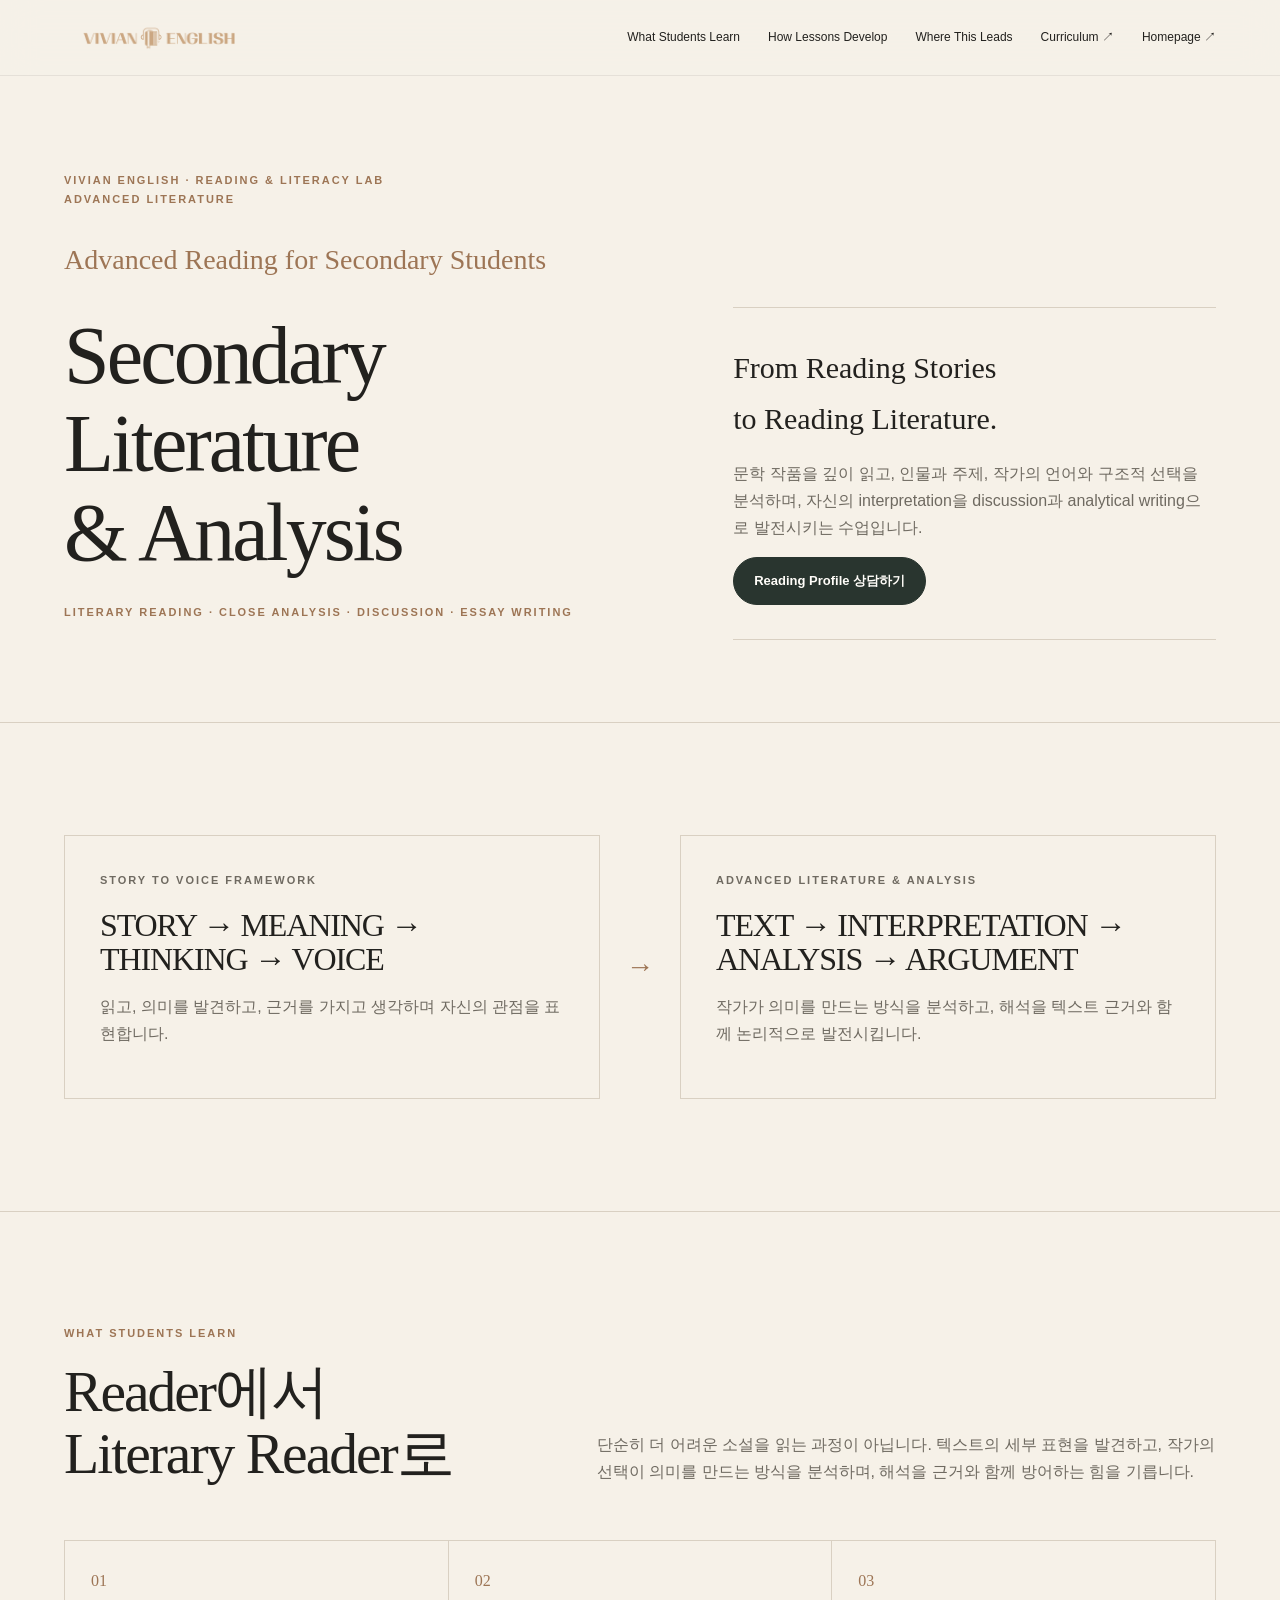
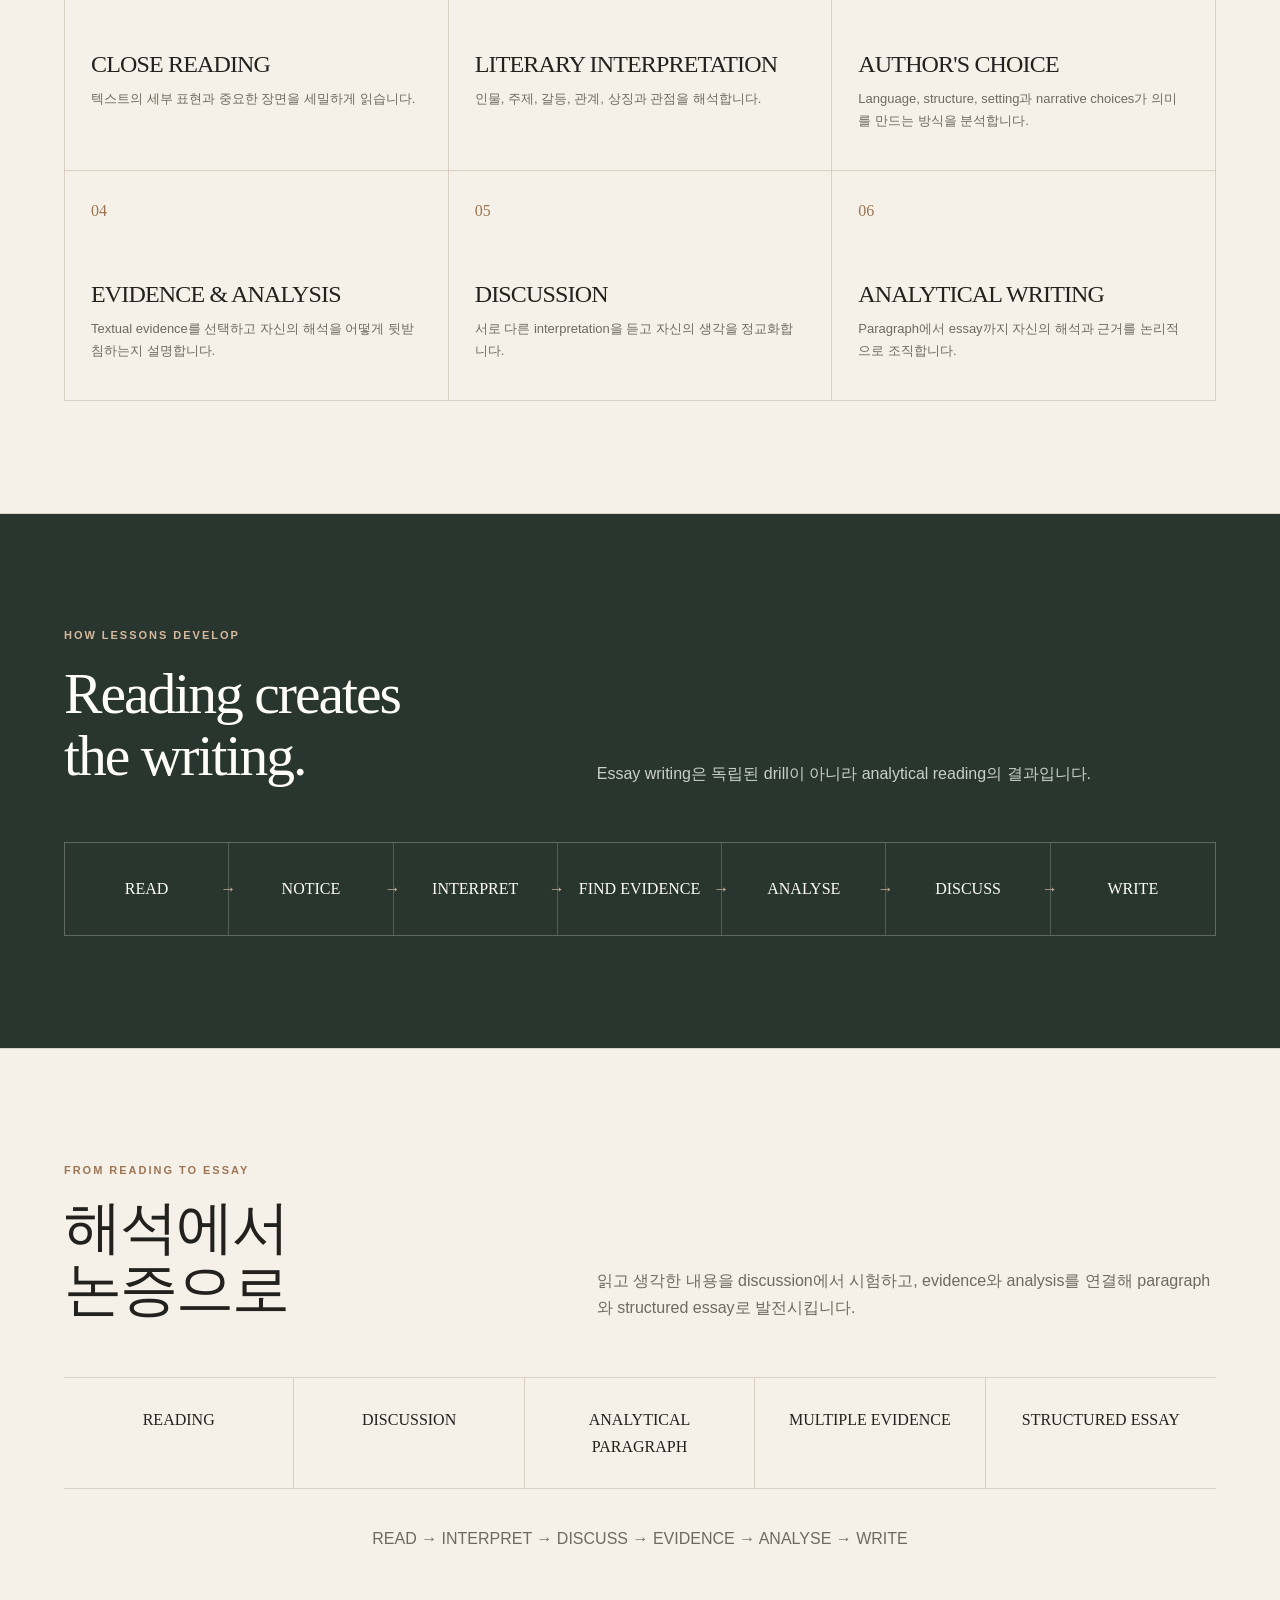
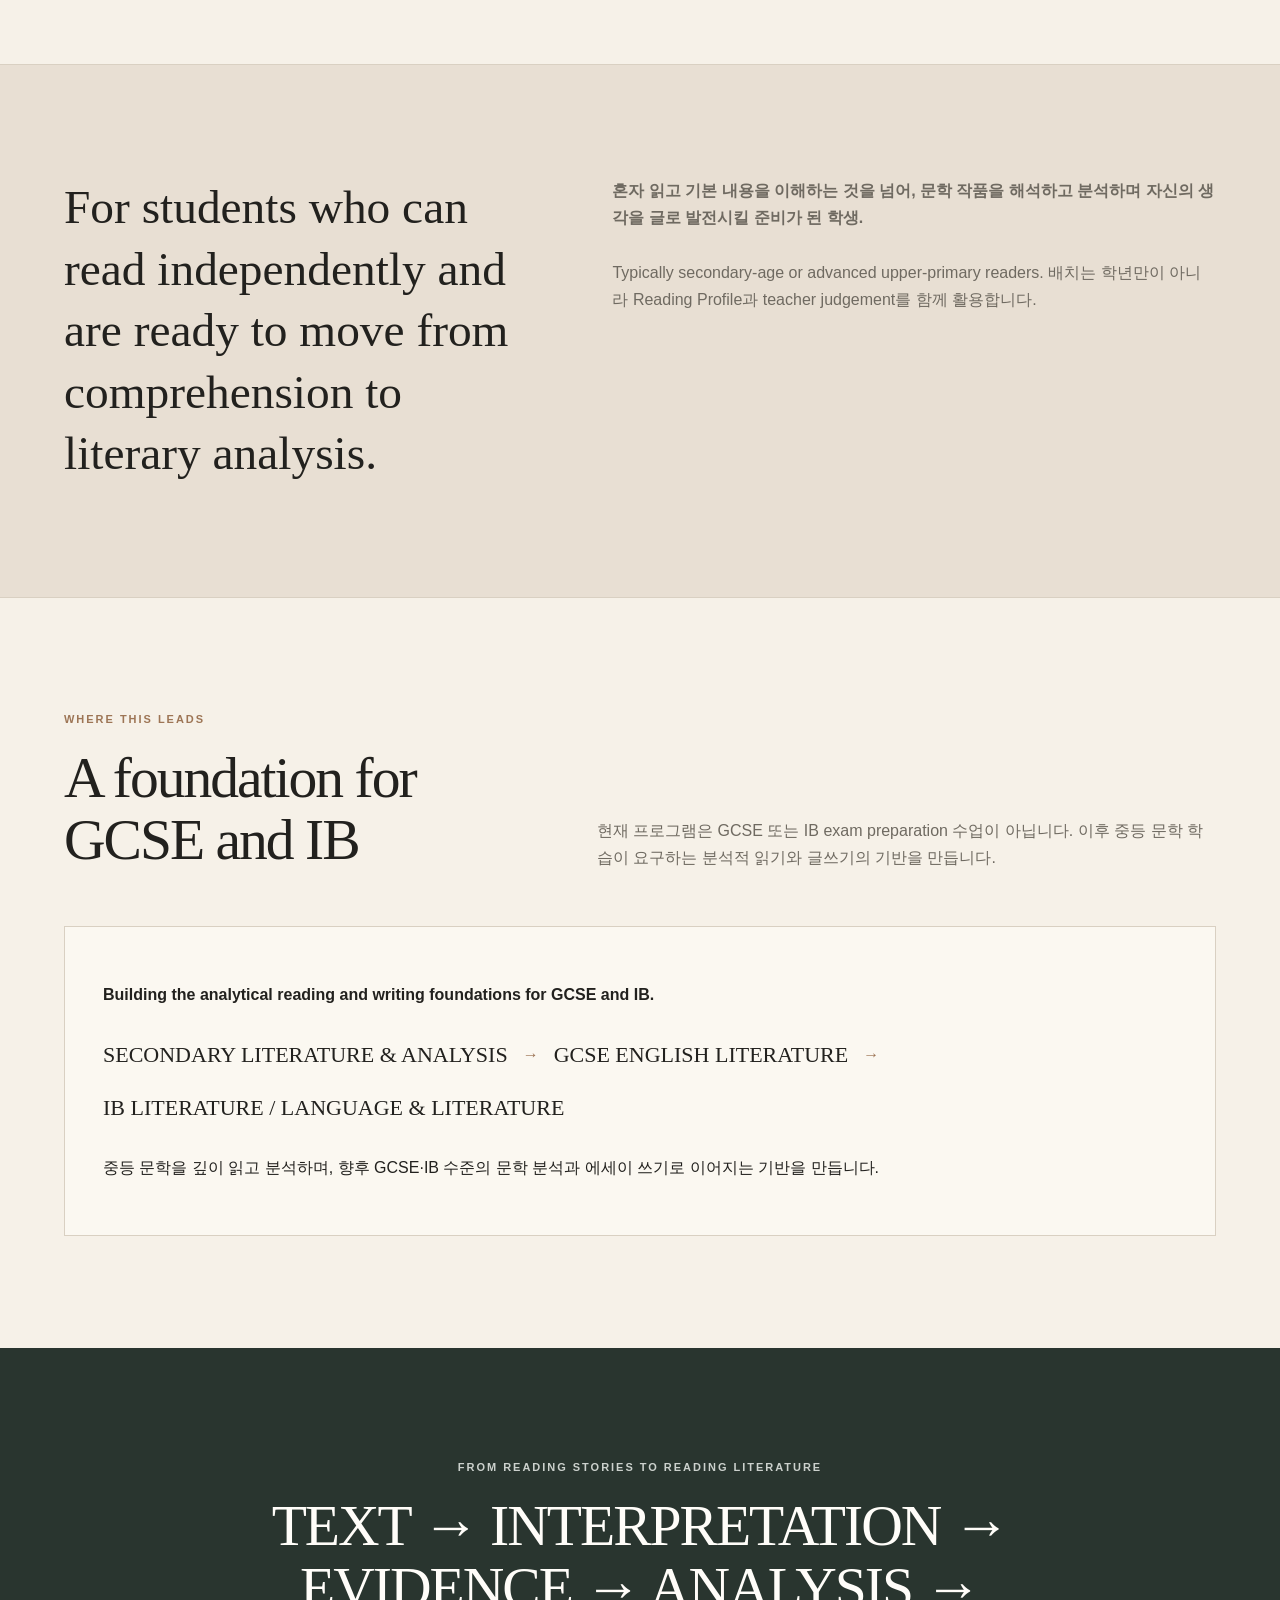
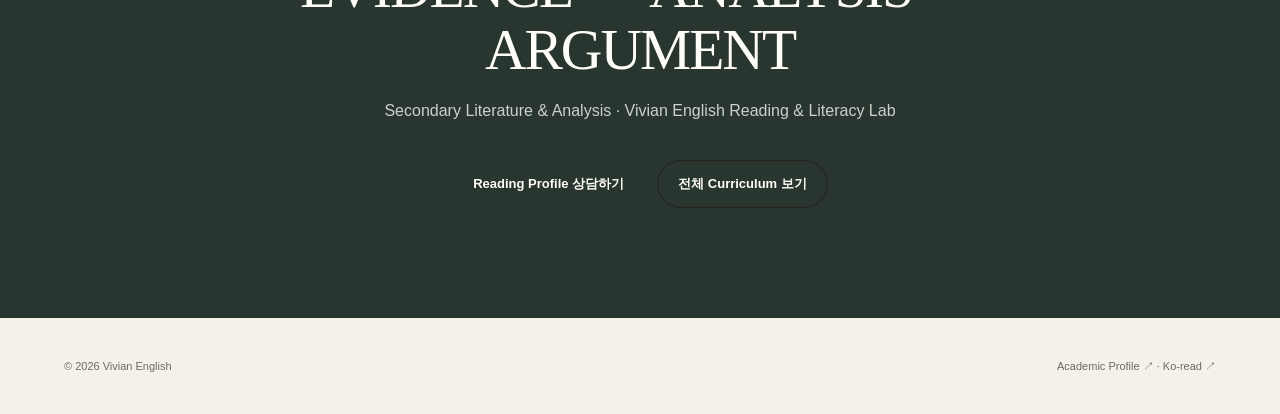
<file: secondary-literature.html>
<!doctype html>
<html lang="ko">
<head>
  <meta charset="utf-8" />
  <meta name="viewport" content="width=device-width, initial-scale=1" />
  <meta name="description" content="Secondary Literature & Analysis — Advanced Reading for Secondary Students at Vivian English Reading & Literacy Lab." />
  <title>Secondary Literature & Analysis | Vivian English</title>
  <style>
    :root{--paper:#f6f1e8;--paper-2:#fbf8f1;--ink:#22211e;--muted:#6f6a61;--line:#d9d0c2;--deep:#29352f;--accent:#9d7555;--white:#fffdf9;--serif:Georgia,'Times New Roman',serif;--sans:Inter,ui-sans-serif,-apple-system,BlinkMacSystemFont,'Segoe UI','Apple SD Gothic Neo','Noto Sans KR',sans-serif}*{box-sizing:border-box}html{scroll-behavior:smooth}body{margin:0;background:var(--paper);color:var(--ink);font-family:var(--sans);line-height:1.7;-webkit-font-smoothing:antialiased}a{color:inherit;text-decoration:none}img{display:block;max-width:100%}.shell{width:min(1180px,90vw);margin:0 auto}.site-header{position:sticky;top:0;z-index:20;height:76px;padding:0 5vw;display:flex;align-items:center;justify-content:space-between;background:color-mix(in srgb,var(--paper) 90%,transparent);backdrop-filter:blur(18px);border-bottom:1px solid rgba(34,33,30,.08)}.brand-logo{width:190px;max-width:42vw}.nav{display:flex;gap:28px;font-size:12px}.nav-toggle{display:none;border:0;background:none}.eyebrow{margin:0 0 18px;color:var(--accent);font-size:11px;font-weight:800;letter-spacing:.18em}h1,h2,h3{font-family:var(--serif);font-weight:400;letter-spacing:-.035em;line-height:1.08;margin:0}h1{font-size:clamp(50px,6.4vw,92px)}h2{font-size:clamp(38px,4.5vw,66px)}.lede{color:var(--muted);font-size:17px}.btn{display:inline-flex;align-items:center;justify-content:center;min-height:48px;padding:0 20px;border:1px solid var(--ink);border-radius:999px;font-size:13px;font-weight:700}.btn.primary{background:var(--deep);border-color:var(--deep);color:var(--white)}.hero{padding:95px 0 82px;display:grid;grid-template-columns:1.08fr .92fr;gap:8vw;align-items:end}.hero h1{margin:8px 0 26px}.hero .subtitle{font-family:var(--serif);font-size:28px;color:var(--accent)}.hero-copy{padding:34px 0;border-top:1px solid var(--line);border-bottom:1px solid var(--line)}.hero-copy strong{font-family:var(--serif);font-size:30px;font-weight:400}.hero-copy p{color:var(--muted)}.section{padding:112px 0;border-top:1px solid var(--line)}.section-head{display:grid;grid-template-columns:.82fr 1.18fr;gap:8vw;align-items:end;margin-bottom:55px}.section-head>p{margin:0;color:var(--muted)}.skill-grid{display:grid;grid-template-columns:repeat(3,1fr);border-top:1px solid var(--line);border-left:1px solid var(--line)}.skill{min-height:230px;padding:26px;border-right:1px solid var(--line);border-bottom:1px solid var(--line)}.skill span{color:var(--accent);font-family:var(--serif)}.skill h3{font-size:24px;margin:58px 0 10px}.skill p{margin:0;color:var(--muted);font-size:13px}.dark{background:var(--deep);color:var(--white)}.dark .eyebrow{color:#d7b99d}.dark .section-head>p{color:#cad0cc}.lesson-flow{display:grid;grid-template-columns:repeat(7,1fr);border:1px solid rgba(255,255,255,.25)}.lesson-flow div{position:relative;padding:32px 12px;text-align:center;border-right:1px solid rgba(255,255,255,.2);font-family:var(--serif)}.lesson-flow div:last-child{border:0}.lesson-flow div:not(:last-child):after{content:'→';position:absolute;right:-8px;color:#d7b99d;z-index:2}.essay-flow{display:grid;grid-template-columns:repeat(5,1fr);border-top:1px solid var(--line);border-bottom:1px solid var(--line)}.essay-flow div{padding:28px 16px;border-right:1px solid var(--line);text-align:center}.essay-flow div:last-child{border:0}.essay-flow strong{font-family:var(--serif);font-weight:400}.essay-note{max-width:760px;margin:36px auto 0;text-align:center;color:var(--muted)}.target{background:#e8dfd3}.target-panel{display:grid;grid-template-columns:.85fr 1.15fr;gap:8vw}.target-panel blockquote{margin:0;font-family:var(--serif);font-size:clamp(28px,3.7vw,52px);line-height:1.3}.target-panel p{margin:0;color:var(--muted)}.future{padding:38px;border:1px solid var(--line);background:var(--paper-2)}.future-flow{display:flex;align-items:center;gap:15px;flex-wrap:wrap;margin:28px 0}.future-flow strong{font-family:var(--serif);font-size:22px;font-weight:400}.future-flow span{color:var(--accent)}.framework{display:grid;grid-template-columns:1fr auto 1fr;gap:26px;align-items:center}.framework-card{padding:35px;border:1px solid var(--line);min-height:230px}.framework-card h3{font-size:32px;margin:12px 0}.framework-card p{color:var(--muted)}.framework-arrow{color:var(--accent);font-size:28px}.final{padding:110px 0;background:var(--deep);color:var(--white);text-align:center}.final h2{max-width:850px;margin:0 auto}.final p{color:#ccd1cd}.actions{display:flex;justify-content:center;gap:12px;margin-top:35px}.footer{padding:28px 5vw;display:flex;justify-content:space-between;gap:20px;color:var(--muted);font-size:11px}
    @media(max-width:920px){.nav-toggle{display:block}.nav{position:absolute;top:76px;left:0;right:0;display:none;flex-direction:column;padding:22px 5vw;background:var(--paper);border-bottom:1px solid var(--line)}.nav.open{display:flex}.hero,.section-head,.target-panel{grid-template-columns:1fr}.skill-grid{grid-template-columns:1fr 1fr}.lesson-flow{grid-template-columns:repeat(4,1fr)}.lesson-flow div{border-bottom:1px solid rgba(255,255,255,.2)}.essay-flow{grid-template-columns:1fr 1fr}.framework{grid-template-columns:1fr}.framework-arrow{transform:rotate(90deg);text-align:center}}
    @media(max-width:620px){.site-header{height:68px}.nav{top:68px}.shell{width:min(100% - 34px,1180px)}.hero{padding:65px 0}.section{padding:82px 0}.skill-grid,.lesson-flow,.essay-flow{grid-template-columns:1fr}.skill{min-height:auto}.skill h3{margin-top:28px}.lesson-flow div{border-right:0}.lesson-flow div:not(:last-child):after{content:'↓';right:24px;bottom:-13px}.essay-flow div{border-right:0;border-bottom:1px solid var(--line)}.future-flow{display:grid;grid-template-columns:1fr}.future-flow span{transform:rotate(90deg);width:20px}.actions{flex-direction:column}.btn{width:100%}.footer{flex-direction:column}}
    @media print{.site-header,.actions,.footer{display:none!important}body{background:#fff}.shell{width:100%}.section{padding:12mm 0}.skill,.framework-card,.future,.target-panel{break-inside:avoid}.dark{background:#fff!important;color:#111}.dark .section-head>p{color:#333}.lesson-flow{border-color:#999}.lesson-flow div{border-color:#999;color:#111}.final{background:#fff!important;color:#111}.final p{color:#333}}
  </style>
<link rel="stylesheet" href="/logo.css">
</head>
<body>
  <header class="site-header"><a href="/"><img class="brand-logo" src="/embedded-image-1.png" alt="Vivian English" /></a><button class="nav-toggle" aria-label="메뉴 열기" aria-expanded="false">Menu</button><nav class="nav"><a href="#learn">What Students Learn</a><a href="#lessons">How Lessons Develop</a><a href="#pathway">Where This Leads</a><a href="/curriculum">Curriculum ↗</a><a href="/">Homepage ↗</a></nav></header>
  <main>
    <section class="hero shell"><div><p class="eyebrow">VIVIAN ENGLISH · READING &amp; LITERACY LAB<br>ADVANCED LITERATURE</p><p class="subtitle">Advanced Reading for Secondary Students</p><h1>Secondary Literature<br>&amp; Analysis</h1><p class="eyebrow">LITERARY READING · CLOSE ANALYSIS · DISCUSSION · ESSAY WRITING</p></div><div class="hero-copy"><strong>From Reading Stories<br>to Reading Literature.</strong><p>문학 작품을 깊이 읽고, 인물과 주제, 작가의 언어와 구조적 선택을 분석하며, 자신의 interpretation을 discussion과 analytical writing으로 발전시키는 수업입니다.</p><a class="btn primary" href="/reading-profile/">Reading Profile 상담하기</a></div></section>
    <section class="section"><div class="shell"><div class="framework"><article class="framework-card"><p class="eyebrow">STORY TO VOICE FRAMEWORK</p><h3>STORY → MEANING → THINKING → VOICE</h3><p>읽고, 의미를 발견하고, 근거를 가지고 생각하며 자신의 관점을 표현합니다.</p></article><div class="framework-arrow">→</div><article class="framework-card"><p class="eyebrow">ADVANCED LITERATURE &amp; ANALYSIS</p><h3>TEXT → INTERPRETATION → ANALYSIS → ARGUMENT</h3><p>작가가 의미를 만드는 방식을 분석하고, 해석을 텍스트 근거와 함께 논리적으로 발전시킵니다.</p></article></div></div></section>
    <section id="learn" class="section"><div class="shell"><div class="section-head"><div><p class="eyebrow">WHAT STUDENTS LEARN</p><h2>Reader에서<br>Literary Reader로</h2></div><p>단순히 더 어려운 소설을 읽는 과정이 아닙니다. 텍스트의 세부 표현을 발견하고, 작가의 선택이 의미를 만드는 방식을 분석하며, 해석을 근거와 함께 방어하는 힘을 기릅니다.</p></div><div class="skill-grid"><article class="skill"><span>01</span><h3>CLOSE READING</h3><p>텍스트의 세부 표현과 중요한 장면을 세밀하게 읽습니다.</p></article><article class="skill"><span>02</span><h3>LITERARY INTERPRETATION</h3><p>인물, 주제, 갈등, 관계, 상징과 관점을 해석합니다.</p></article><article class="skill"><span>03</span><h3>AUTHOR'S CHOICE</h3><p>Language, structure, setting과 narrative choices가 의미를 만드는 방식을 분석합니다.</p></article><article class="skill"><span>04</span><h3>EVIDENCE &amp; ANALYSIS</h3><p>Textual evidence를 선택하고 자신의 해석을 어떻게 뒷받침하는지 설명합니다.</p></article><article class="skill"><span>05</span><h3>DISCUSSION</h3><p>서로 다른 interpretation을 듣고 자신의 생각을 정교화합니다.</p></article><article class="skill"><span>06</span><h3>ANALYTICAL WRITING</h3><p>Paragraph에서 essay까지 자신의 해석과 근거를 논리적으로 조직합니다.</p></article></div></div></section>
    <section id="lessons" class="section dark"><div class="shell"><div class="section-head"><div><p class="eyebrow">HOW LESSONS DEVELOP</p><h2>Reading creates<br>the writing.</h2></div><p>Essay writing은 독립된 drill이 아니라 analytical reading의 결과입니다.</p></div><div class="lesson-flow"><div>READ</div><div>NOTICE</div><div>INTERPRET</div><div>FIND EVIDENCE</div><div>ANALYSE</div><div>DISCUSS</div><div>WRITE</div></div></div></section>
    <section class="section"><div class="shell"><div class="section-head"><div><p class="eyebrow">FROM READING TO ESSAY</p><h2>해석에서<br>논증으로</h2></div><p>읽고 생각한 내용을 discussion에서 시험하고, evidence와 analysis를 연결해 paragraph와 structured essay로 발전시킵니다.</p></div><div class="essay-flow"><div><strong>READING</strong></div><div><strong>DISCUSSION</strong></div><div><strong>ANALYTICAL PARAGRAPH</strong></div><div><strong>MULTIPLE EVIDENCE</strong></div><div><strong>STRUCTURED ESSAY</strong></div></div><p class="essay-note">READ → INTERPRET → DISCUSS → EVIDENCE → ANALYSE → WRITE</p></div></section>
    <section class="section target"><div class="shell target-panel"><blockquote>For students who can read independently and are ready to move from comprehension to literary analysis.</blockquote><p><strong>혼자 읽고 기본 내용을 이해하는 것을 넘어, 문학 작품을 해석하고 분석하며 자신의 생각을 글로 발전시킬 준비가 된 학생.</strong><br><br>Typically secondary-age or advanced upper-primary readers. 배치는 학년만이 아니라 Reading Profile과 teacher judgement를 함께 활용합니다.</p></div></section>
    <section id="pathway" class="section"><div class="shell"><div class="section-head"><div><p class="eyebrow">WHERE THIS LEADS</p><h2>A foundation for<br>GCSE and IB</h2></div><p>현재 프로그램은 GCSE 또는 IB exam preparation 수업이 아닙니다. 이후 중등 문학 학습이 요구하는 분석적 읽기와 글쓰기의 기반을 만듭니다.</p></div><div class="future"><p><strong>Building the analytical reading and writing foundations for GCSE and IB.</strong></p><div class="future-flow"><strong>SECONDARY LITERATURE &amp; ANALYSIS</strong><span>→</span><strong>GCSE ENGLISH LITERATURE</strong><span>→</span><strong>IB LITERATURE / LANGUAGE &amp; LITERATURE</strong></div><p>중등 문학을 깊이 읽고 분석하며, 향후 GCSE·IB 수준의 문학 분석과 에세이 쓰기로 이어지는 기반을 만듭니다.</p></div></div></section>
    <section class="final"><div class="shell"><p class="eyebrow">FROM READING STORIES TO READING LITERATURE</p><h2>TEXT → INTERPRETATION → EVIDENCE → ANALYSIS → ARGUMENT</h2><p>Secondary Literature &amp; Analysis · Vivian English Reading &amp; Literacy Lab</p><div class="actions"><a class="btn primary" href="/reading-profile/">Reading Profile 상담하기</a><a class="btn" href="/curriculum">전체 Curriculum 보기</a></div></div></section>
  </main>
  <footer class="footer"><p>© 2026 Vivian English</p><p><a href="https://mjpark.netlify.app/" target="_blank" rel="noopener noreferrer">Academic Profile ↗</a> · <a href="https://ko-read.netlify.app/" target="_blank" rel="noopener noreferrer">Ko-read ↗</a></p></footer>
  <script>const t=document.querySelector('.nav-toggle'),n=document.querySelector('.nav');t?.addEventListener('click',()=>{const o=n.classList.toggle('open');t.setAttribute('aria-expanded',String(o))});document.querySelectorAll('.nav a').forEach(a=>a.addEventListener('click',()=>n.classList.remove('open')));</script>
</body>
</html>
</file>
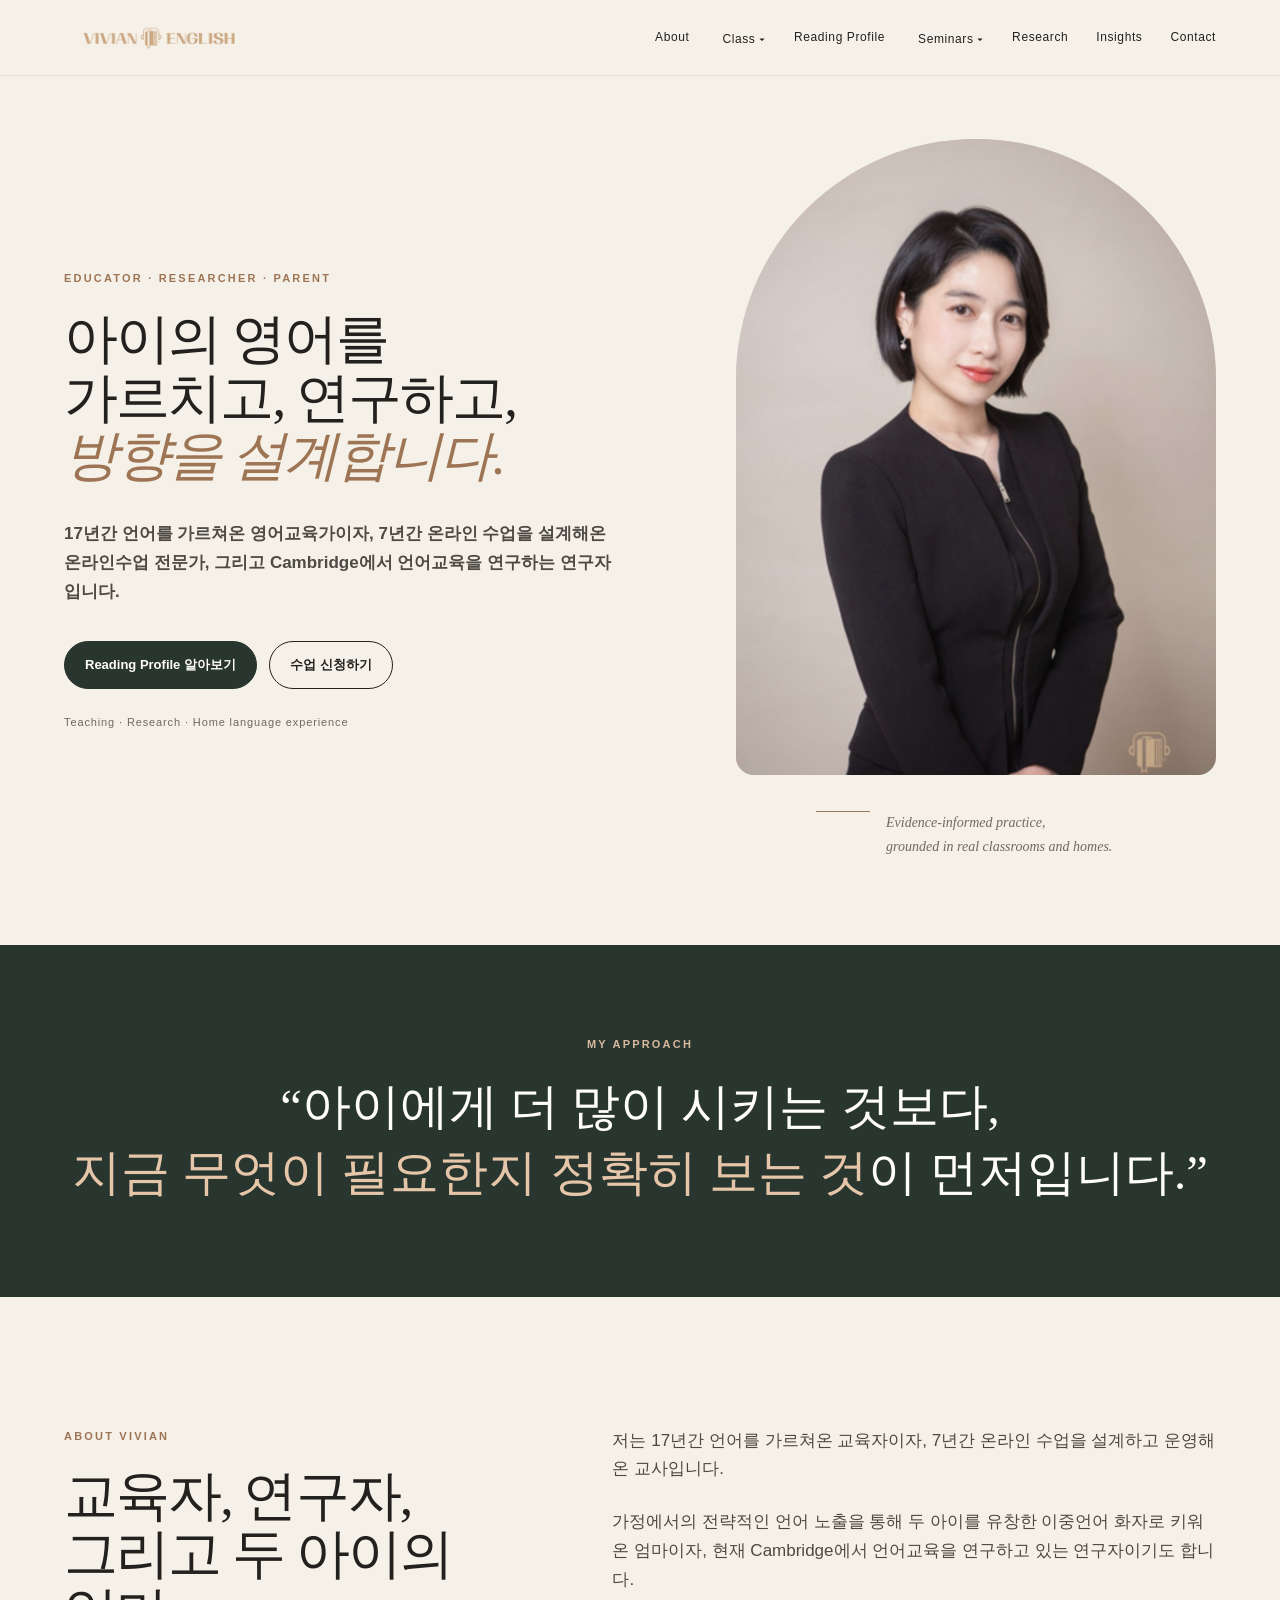
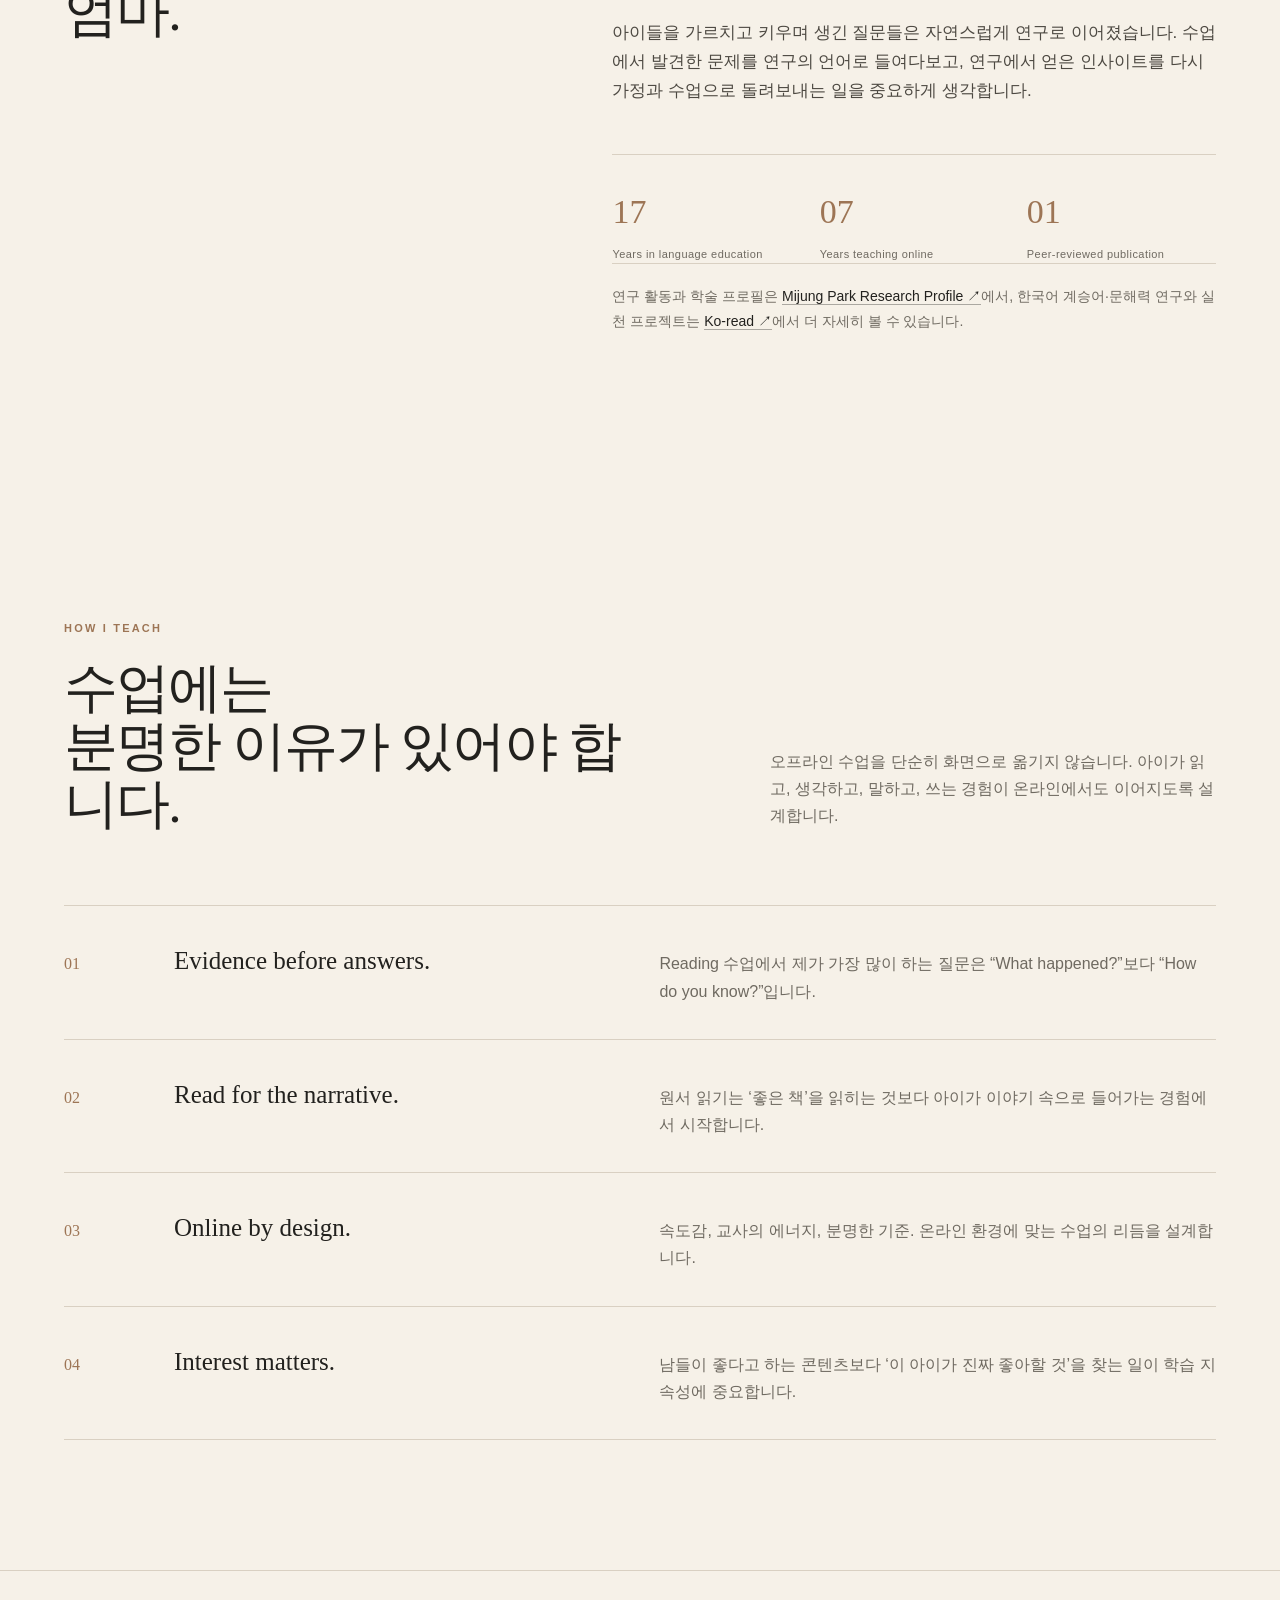
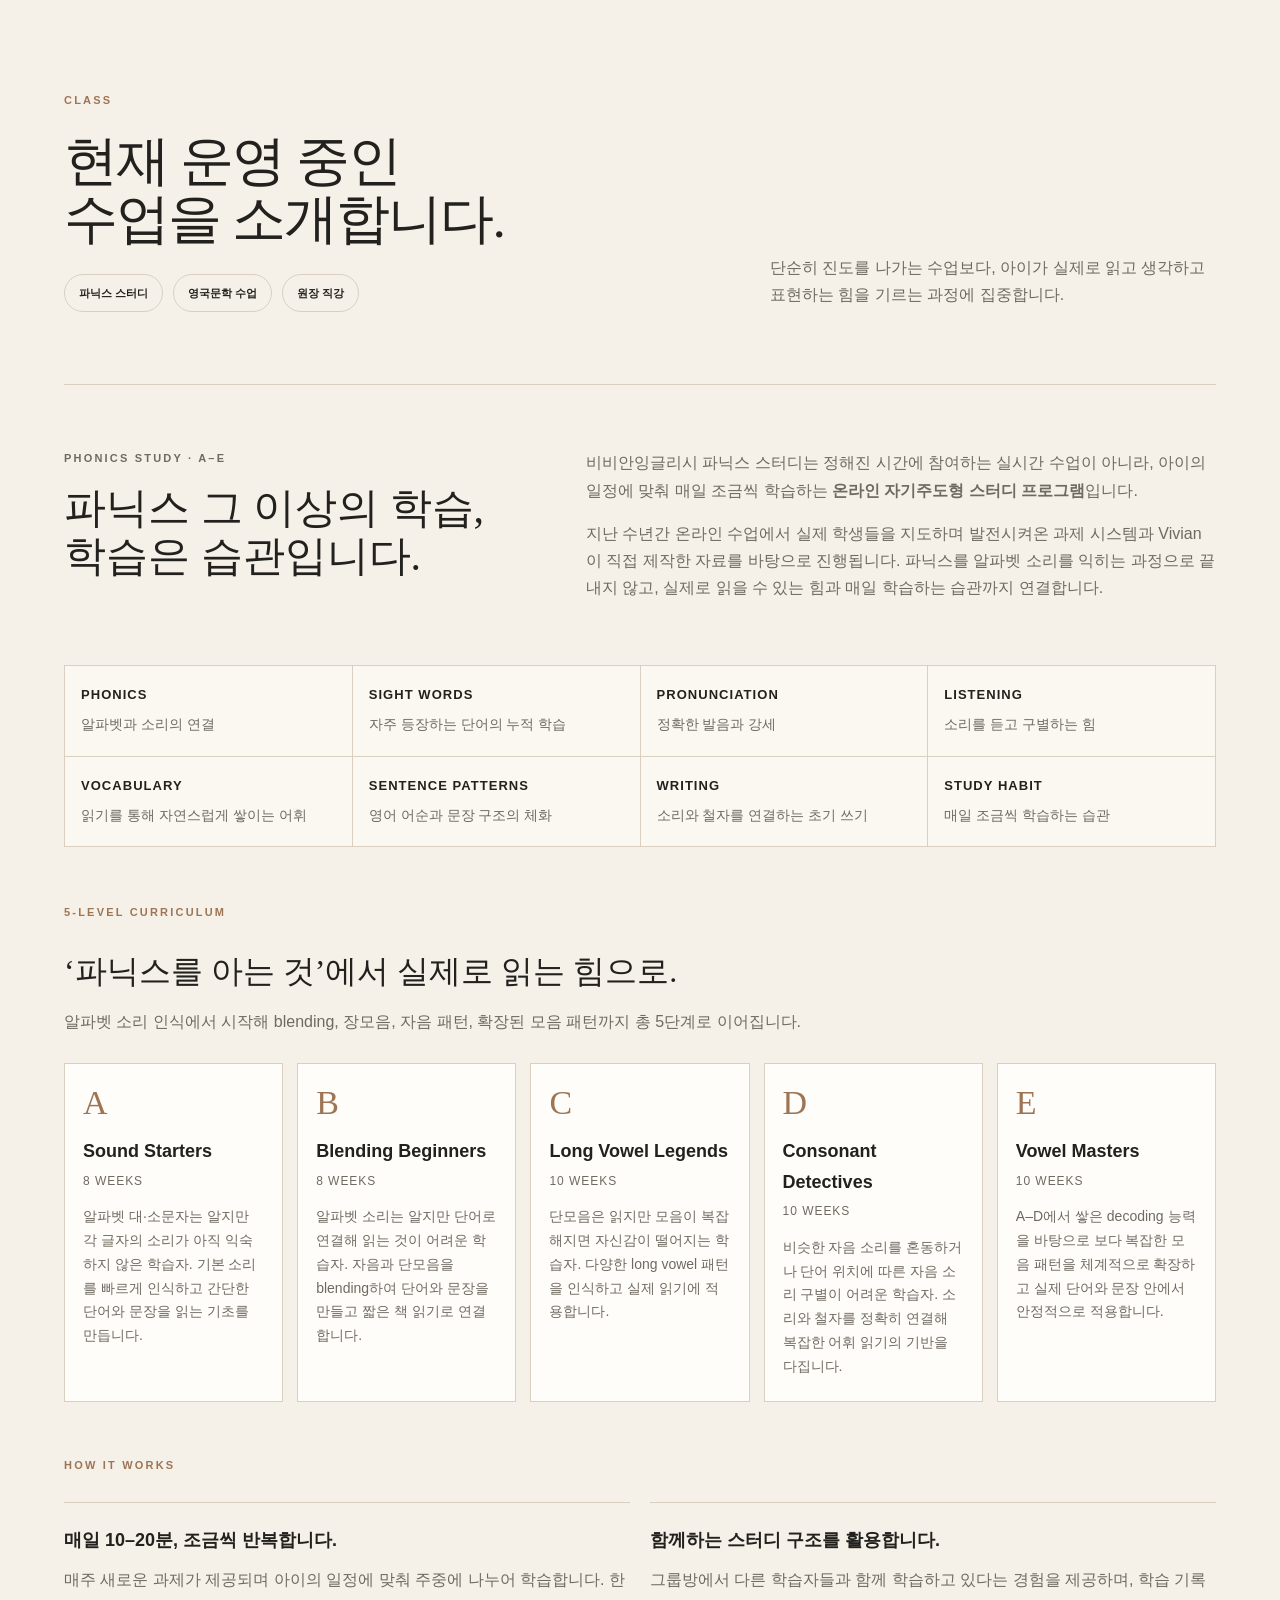
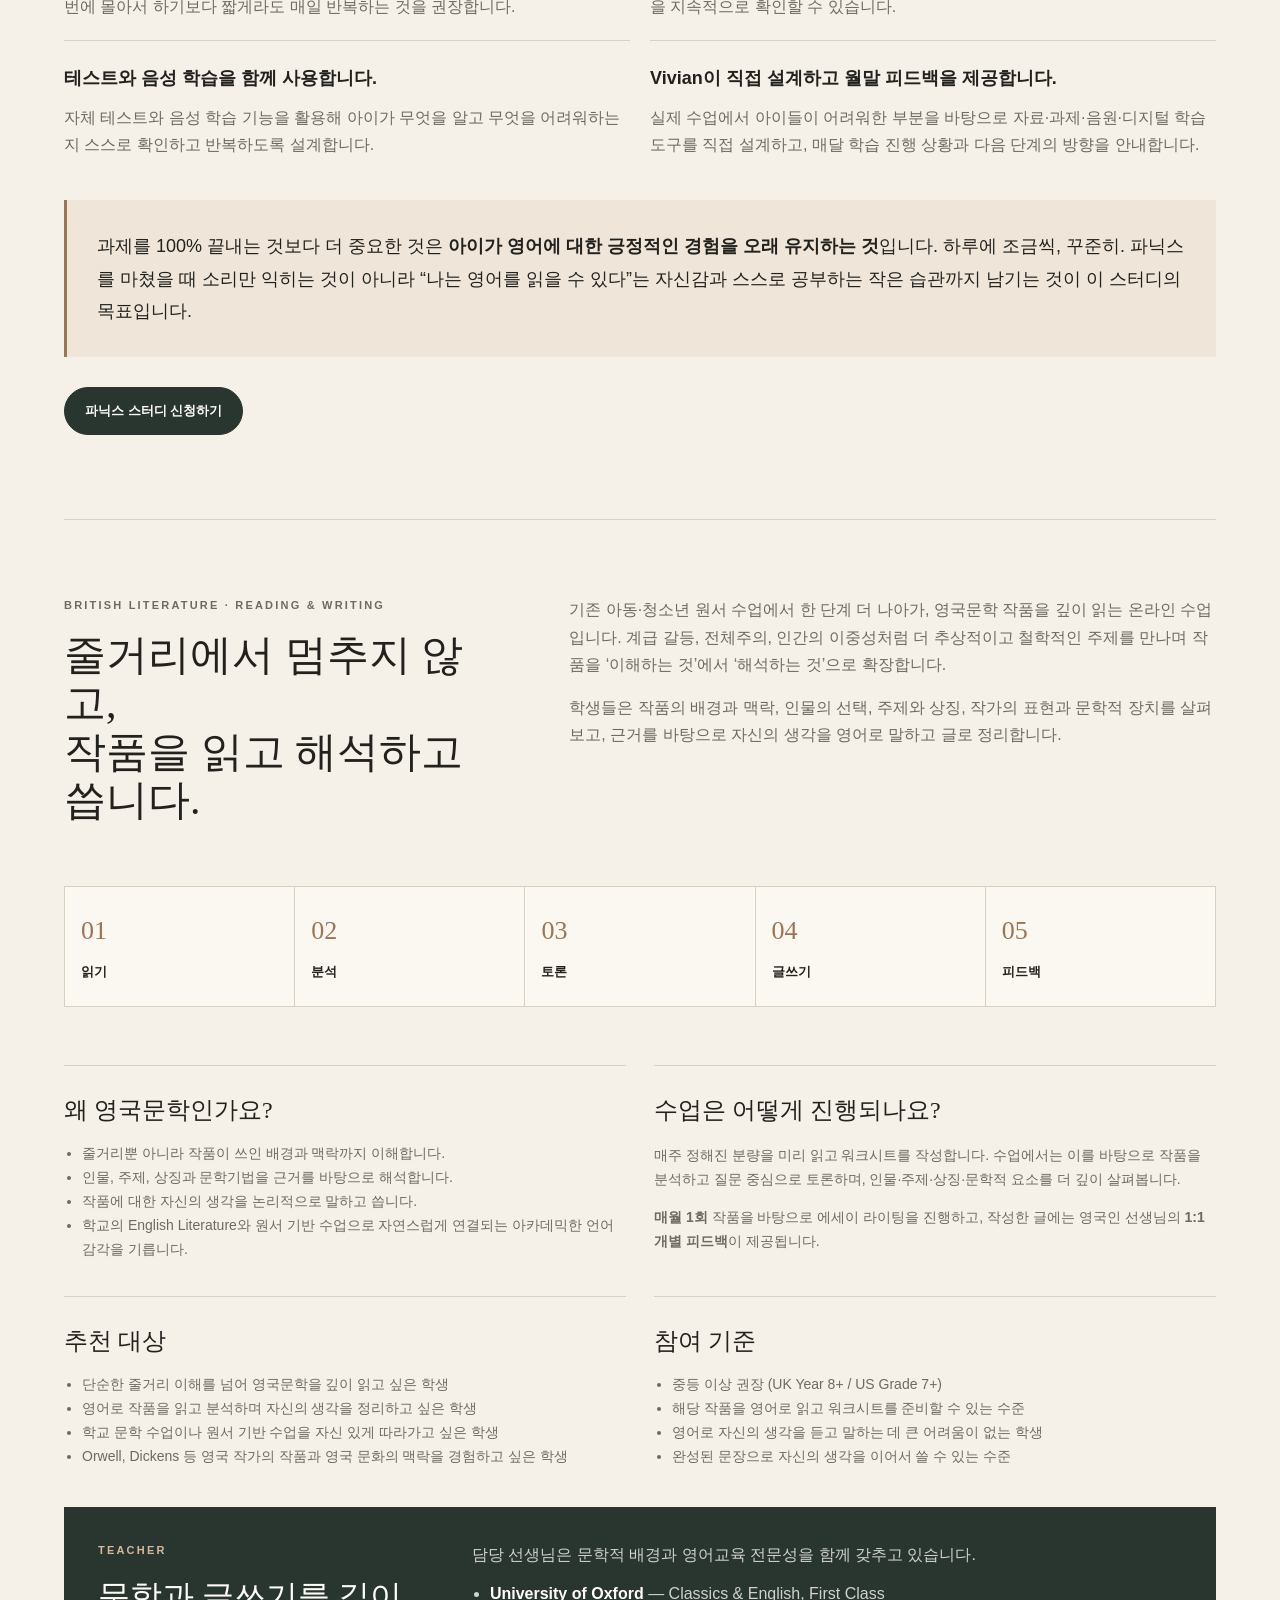
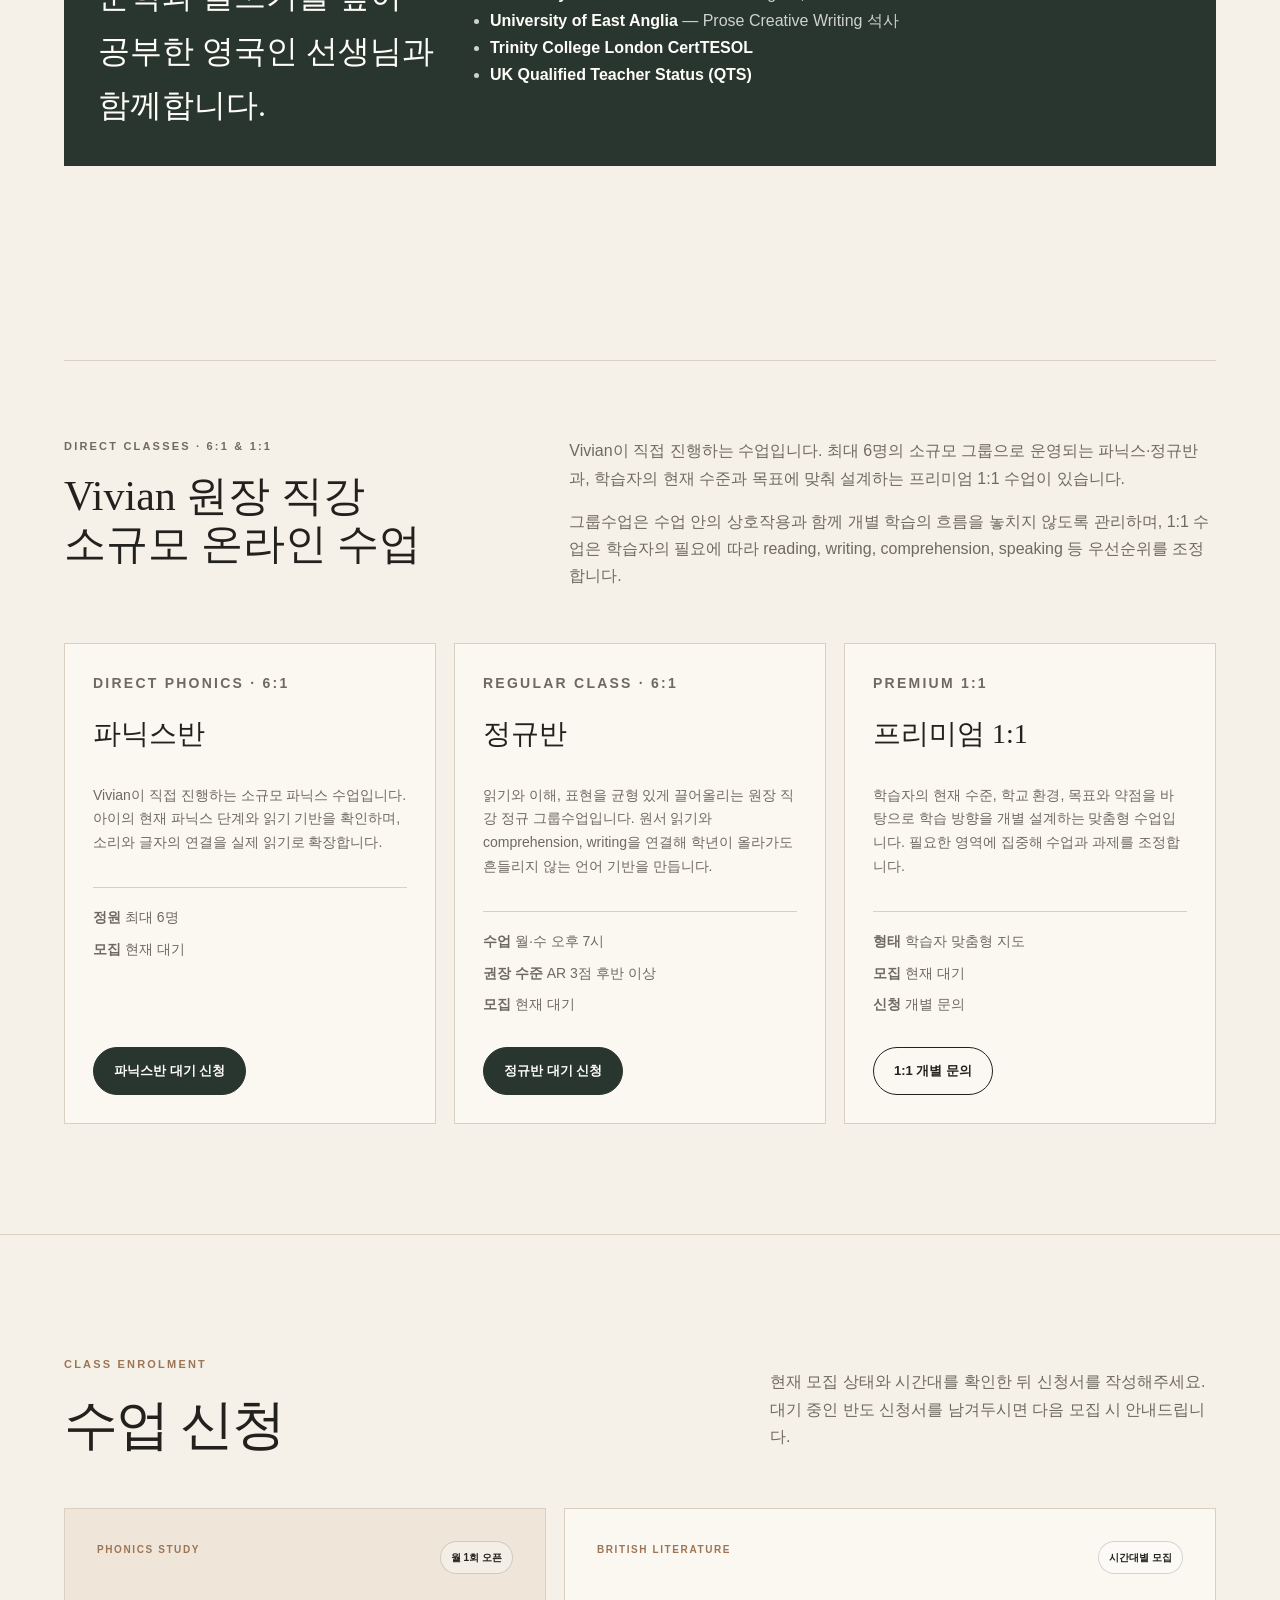
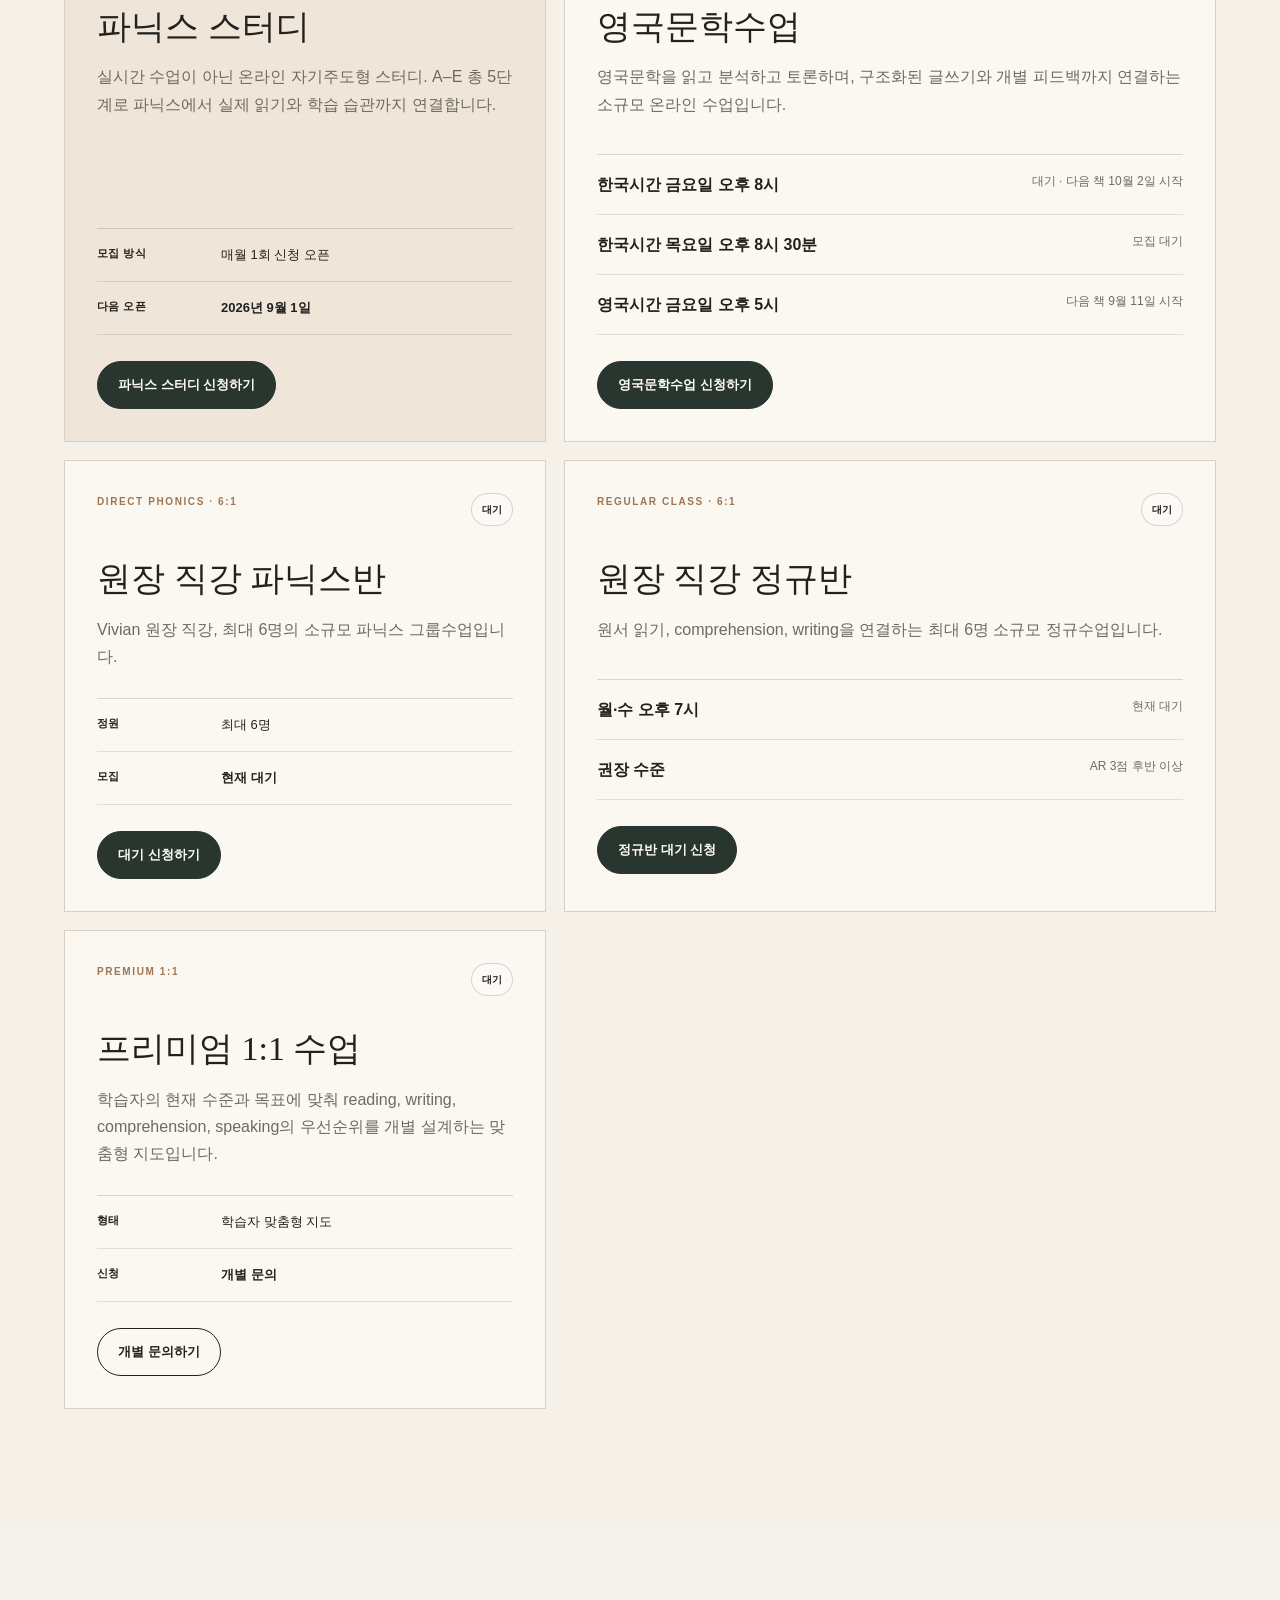
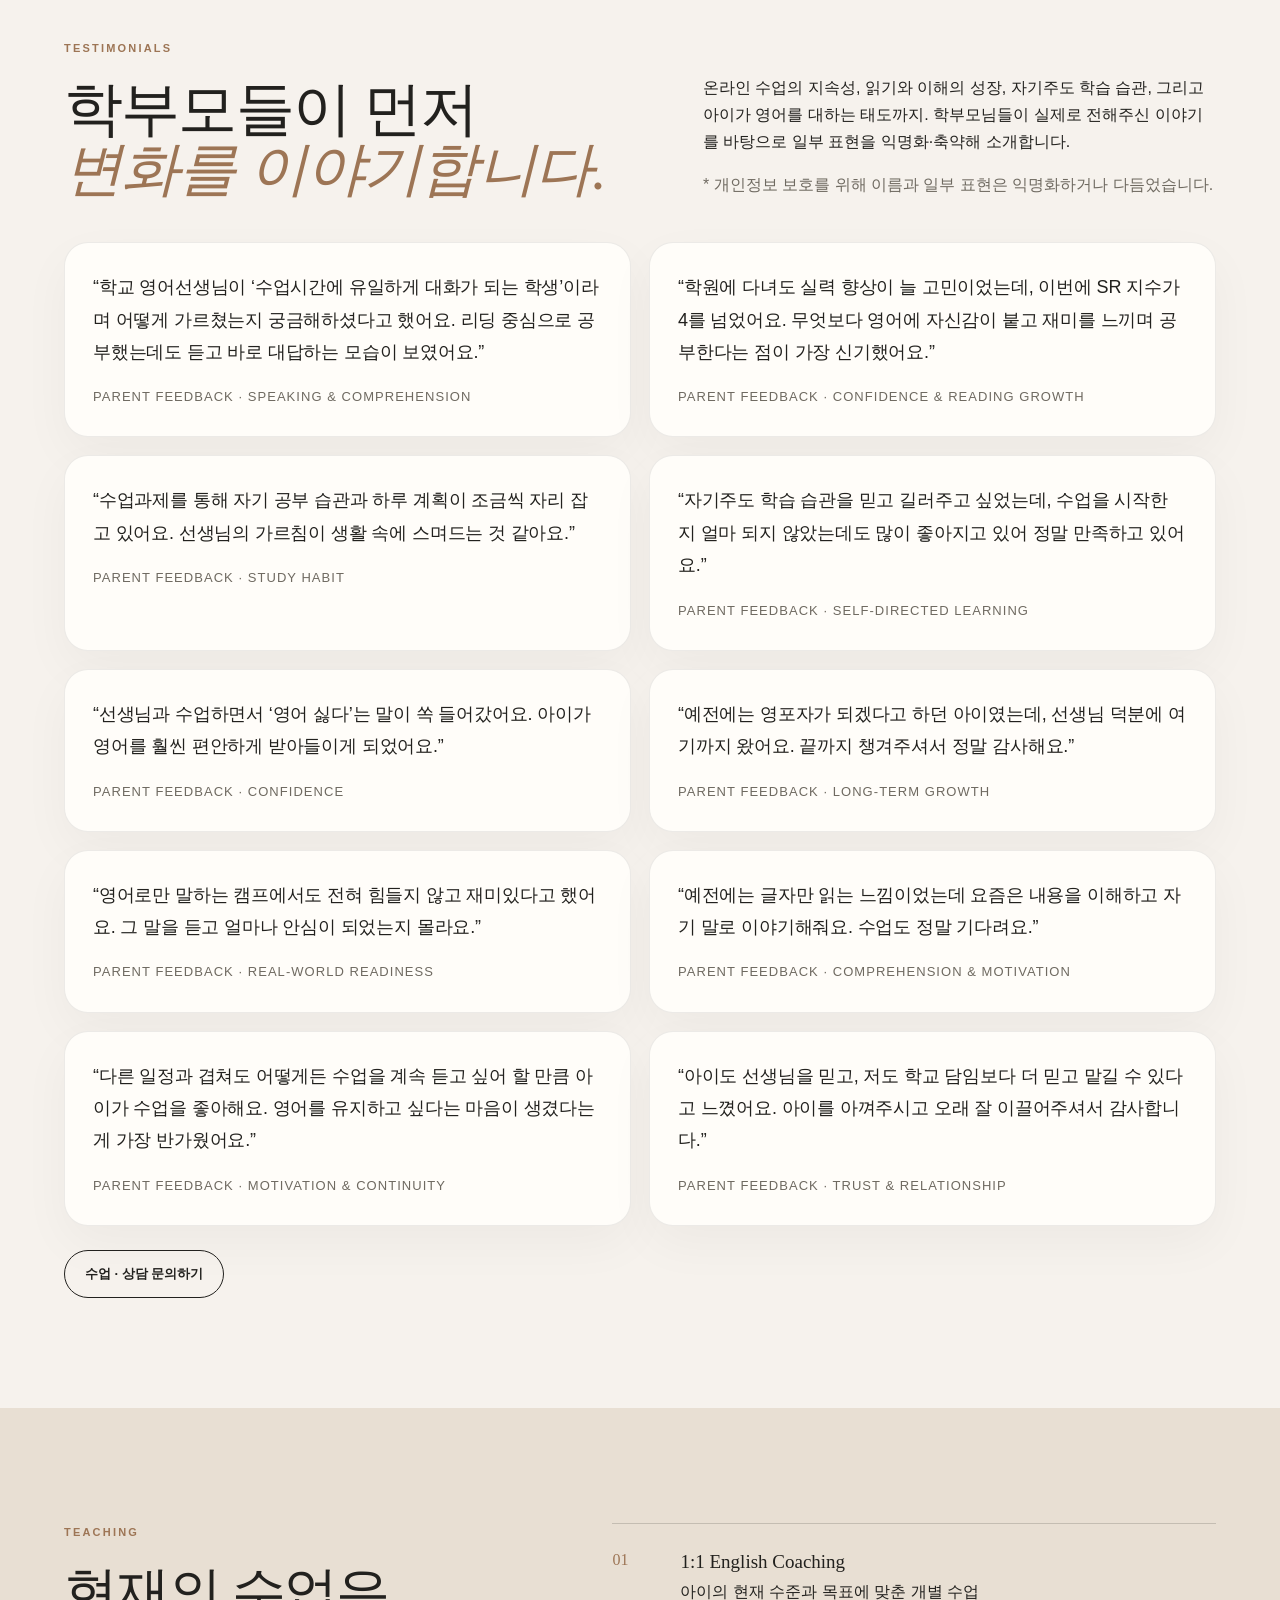
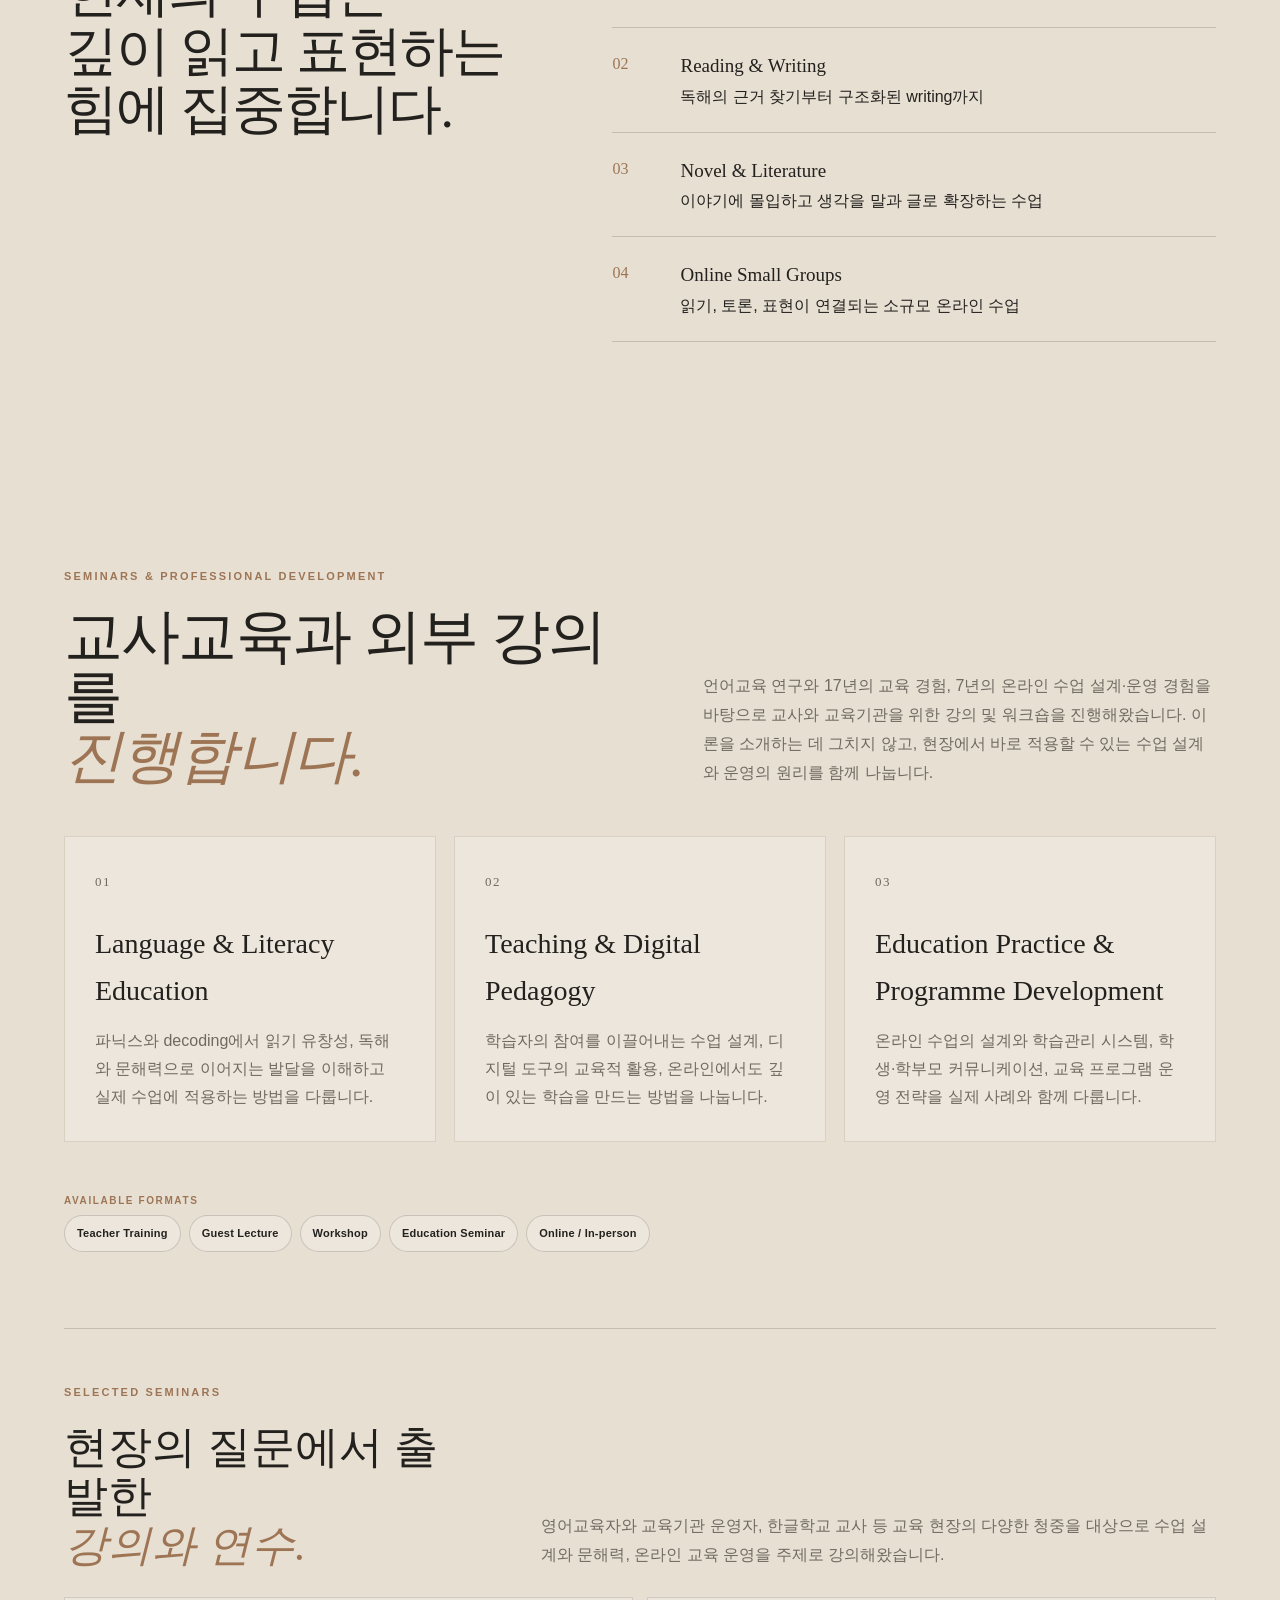
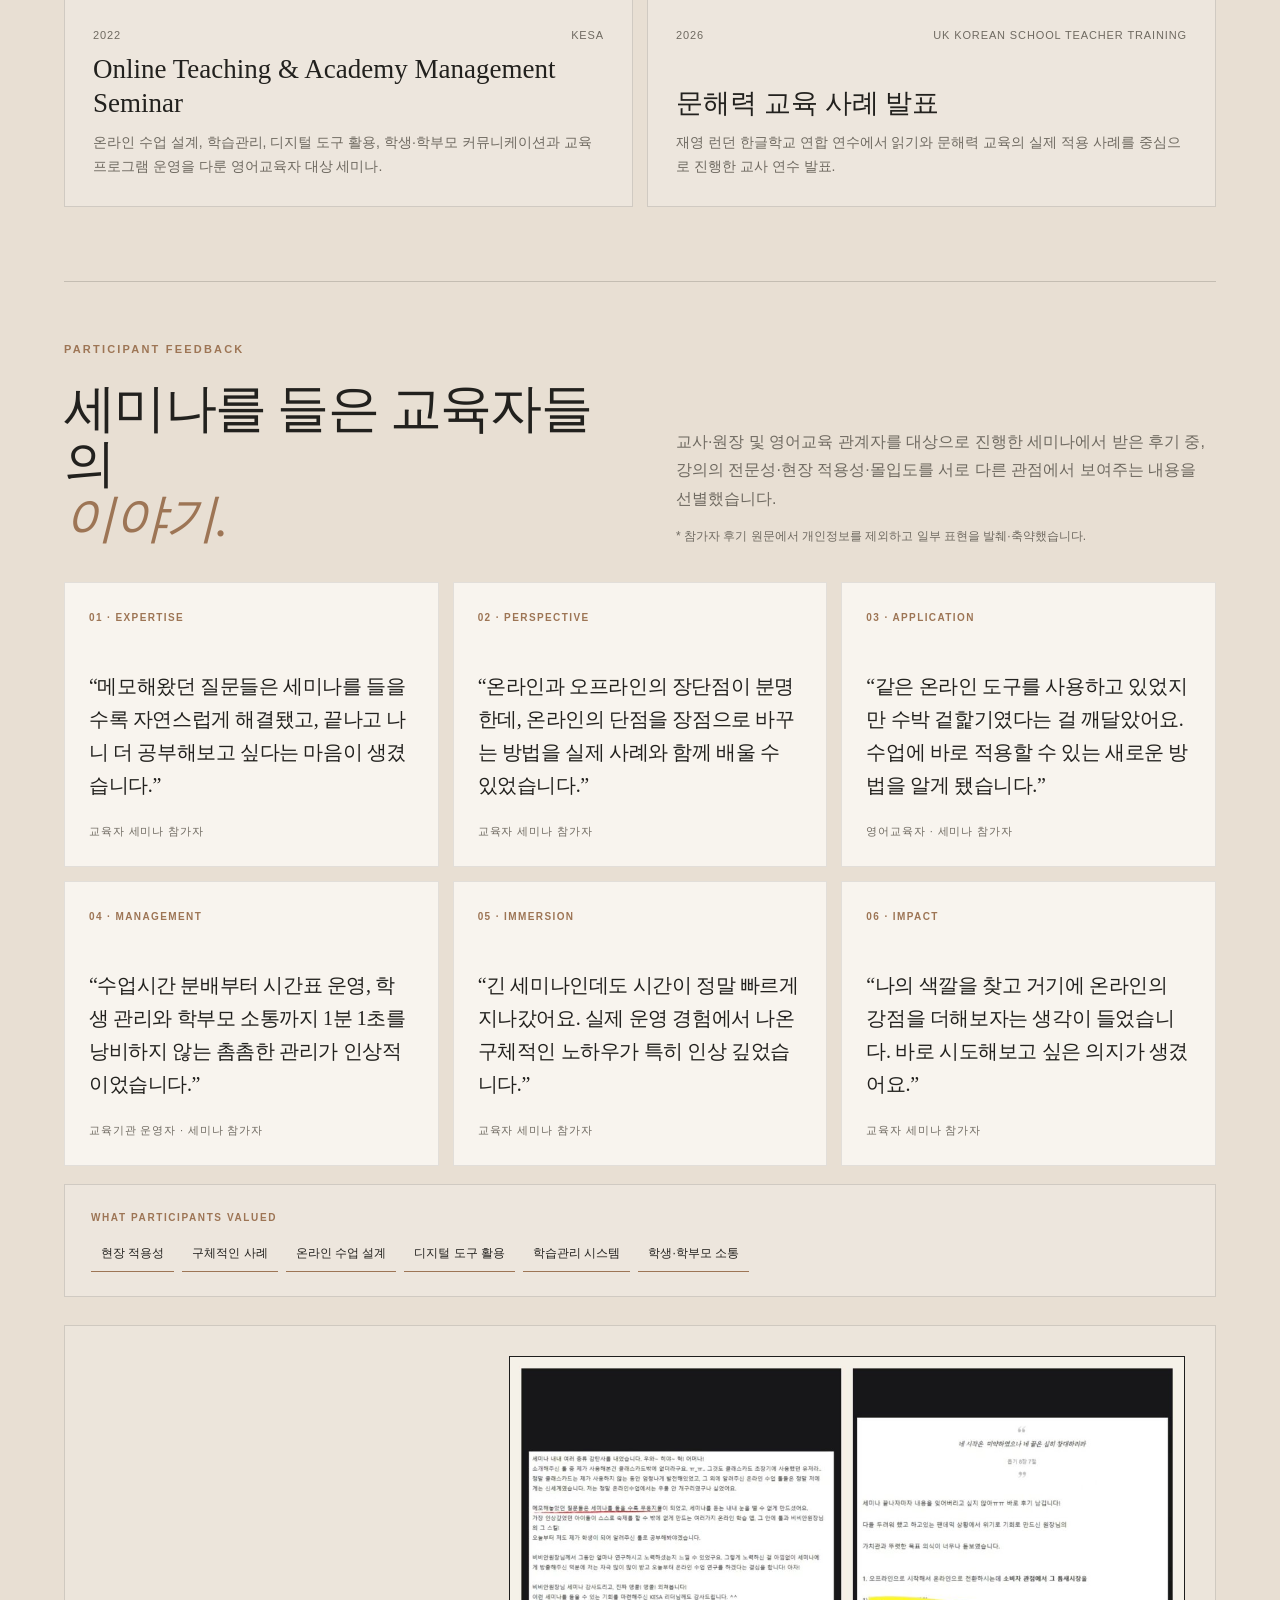
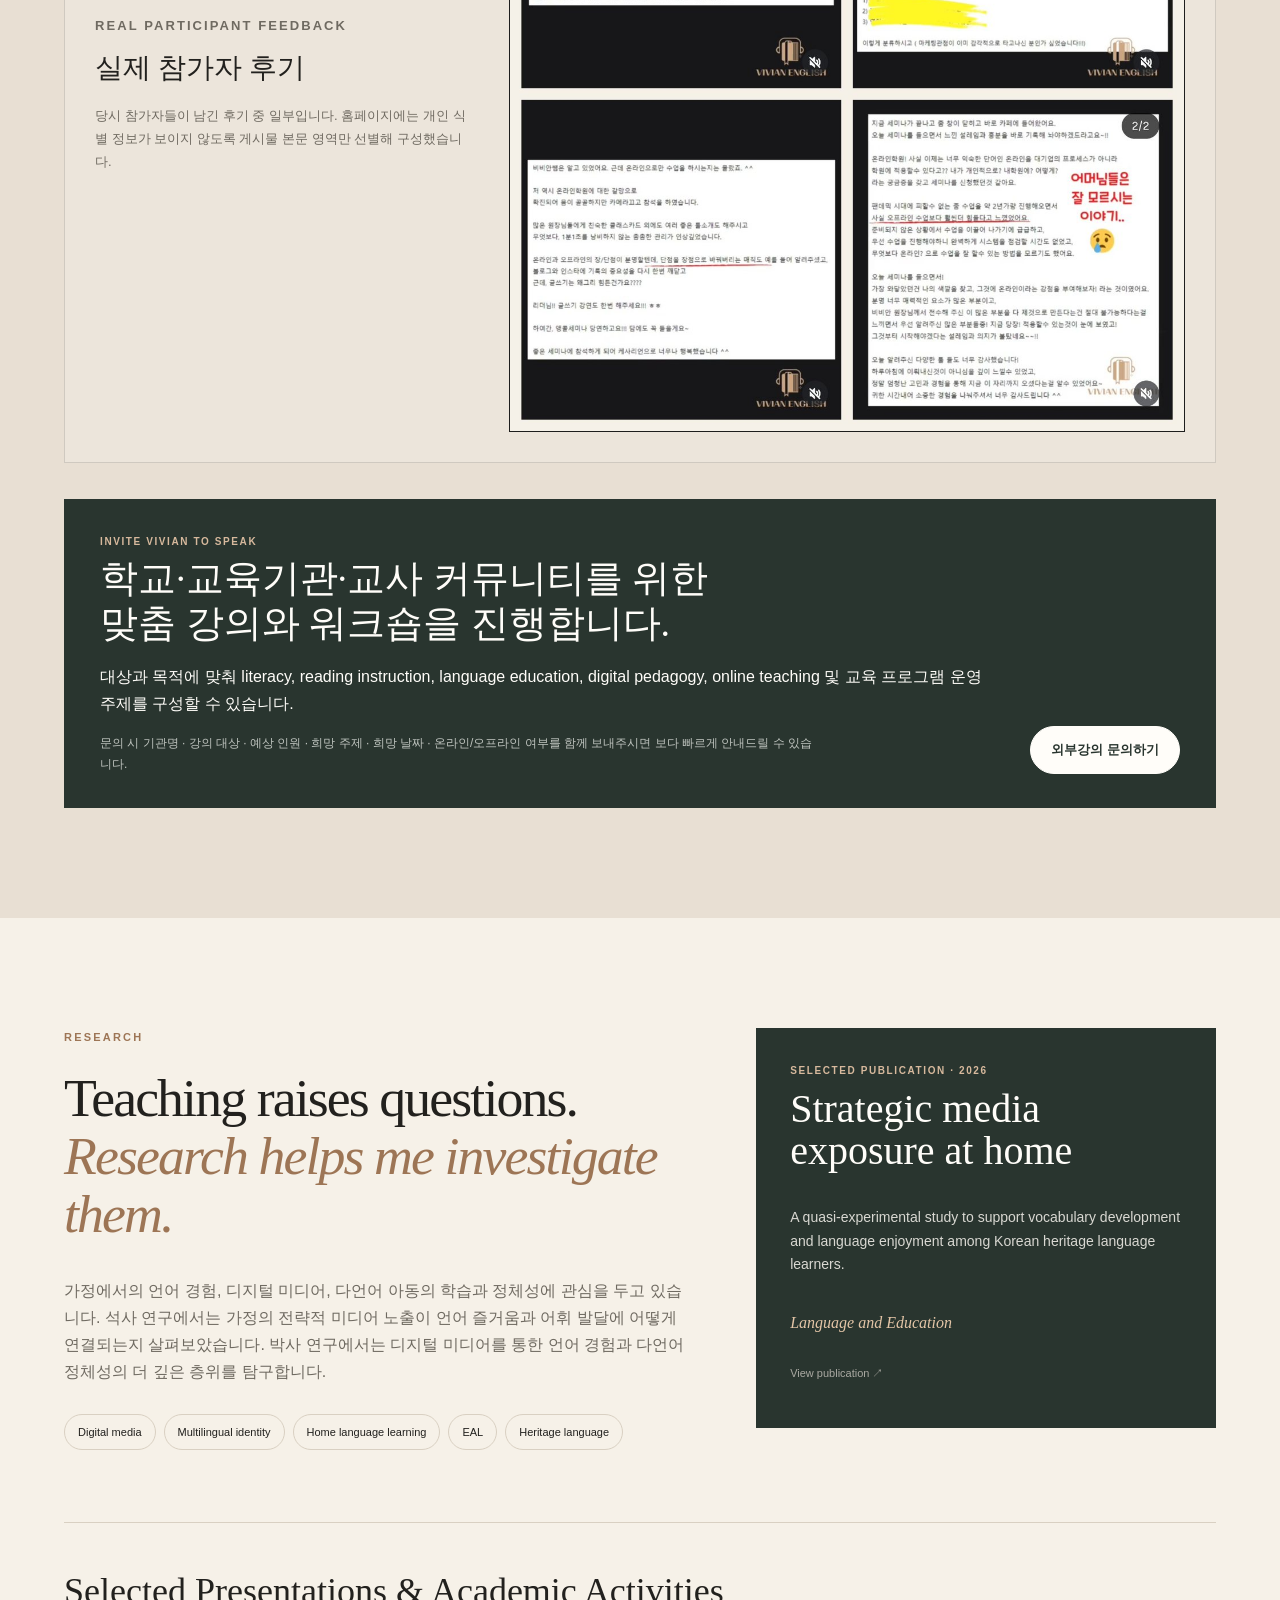
<file: vivian_english_homepage.html>
<!doctype html>
<html lang="ko">
<head>
  <meta charset="utf-8" />
  <meta name="viewport" content="width=device-width, initial-scale=1" />
  <meta name="description" content="Vivian English — 영어교육가이자 언어교육 연구자인 Vivian의 Teaching · Research · Practice." />
  <title>Vivian English | Teaching · Research · Practice</title>
  <style>
:root {
  --paper: #f6f1e8;
  --paper-2: #fbf8f1;
  --ink: #22211e;
  --muted: #6f6a61;
  --line: #d9d0c2;
  --deep: #29352f;
  --deep-2: #35463e;
  --accent: #9d7555;
  --white: #fffdf9;
  --serif: Georgia, 'Times New Roman', serif;
  --sans: Inter, ui-sans-serif, -apple-system, BlinkMacSystemFont, 'Segoe UI', 'Apple SD Gothic Neo', 'Noto Sans KR', sans-serif;
}

* { box-sizing: border-box; }
html { scroll-behavior: smooth; }
body {
  margin: 0;
  background: var(--paper);
  color: var(--ink);
  font-family: var(--sans);
  line-height: 1.7;
  -webkit-font-smoothing: antialiased;
}

a { color: inherit; text-decoration: none; }
button { font: inherit; }
img { display: block; max-width: 100%; }

.site-header {
  position: sticky;
  top: 0;
  z-index: 20;
  height: 76px;
  padding: 0 5vw;
  display: flex;
  align-items: center;
  justify-content: space-between;
  background: color-mix(in srgb, var(--paper) 90%, transparent);
  backdrop-filter: blur(18px);
  border-bottom: 1px solid rgba(34,33,30,.08);
}

.brand { display: flex; align-items: center; gap: 12px; font-size: 12px; font-weight: 700; letter-spacing: .15em; }
.brand-mark {
  width: 34px; height: 34px; border: 1px solid var(--ink); border-radius: 50%; display: grid; place-items: center;
  font-family: var(--serif); font-size: 12px; letter-spacing: 0;
}
.nav { display: flex; align-items: center; gap: 28px; font-size: 12px; letter-spacing: .05em; }
.nav a { position: relative; }
.nav a::after { content: ''; position: absolute; left: 0; bottom: -7px; width: 0; height: 1px; background: var(--ink); transition: width .25s ease; }
.nav a:hover::after { width: 100%; }
.nav-toggle { display: none; border: 0; background: transparent; color: var(--ink); }

.section-shell { width: min(1180px, 90vw); margin: 0 auto; }
.hero { min-height: calc(100vh - 76px); display: grid; grid-template-columns: 1.05fr .95fr; align-items: center; gap: 8vw; padding-top: 7vh; padding-bottom: 8vh; }
.eyebrow { margin: 0 0 22px; font-size: 11px; font-weight: 800; letter-spacing: .2em; color: var(--accent); }
.hero h1, h2 { font-family: var(--serif); font-weight: 400; letter-spacing: -.035em; margin: 0; line-height: 1.08; }
.hero h1 { font-size: clamp(38px, 4.25vw, 64px); }
h2 { font-size: clamp(36px, 4.2vw, 62px); }
em { color: var(--accent); font-style: italic; }
.hero-lede { margin: 34px 0 0; color: #4e4a44; font-size: 17px; }
.hero-actions { display: flex; gap: 12px; margin-top: 34px; flex-wrap: wrap; }
.btn { display: inline-flex; align-items: center; justify-content: center; min-height: 48px; padding: 0 20px; border-radius: 999px; border: 1px solid var(--ink); font-size: 13px; font-weight: 700; cursor: pointer; transition: transform .2s ease, background .2s ease; }
.btn:hover:not(:disabled) { transform: translateY(-2px); }
.btn.primary { background: var(--deep); color: var(--white); border-color: var(--deep); }
.btn.secondary { background: transparent; }
.btn.light { border-color: rgba(255,255,255,.6); color: var(--white); }
.btn:disabled { opacity: .5; cursor: default; }
.micro { margin-top: 24px; color: var(--muted); font-size: 11px; letter-spacing: .08em; }
.hero-portrait { align-self: stretch; display: flex; flex-direction: column; justify-content: center; }
.portrait-frame { position: relative; width: 100%; max-width: 480px; margin-left: auto; aspect-ratio: 4 / 5.3; overflow: hidden; border-radius: 240px 240px 18px 18px; background: #ded5c8; }
.portrait-frame img { width: 100%; height: 100%; object-fit: cover; object-position: 50% 42%; filter: saturate(.86) contrast(.96); }
.portrait-note { width: min(400px, 88%); margin: 22px 0 0 auto; display: grid; grid-template-columns: 54px 1fr; gap: 16px; align-items: start; color: var(--muted); font-family: var(--serif); font-style: italic; font-size: 14px; }
.note-line { height: 1px; background: var(--accent); margin-top: 14px; }

.band { background: var(--deep); color: var(--white); padding: 90px 5vw; text-align: center; }
.band .eyebrow { color: #d7b99d; }
.band blockquote { margin: 0; font-family: var(--serif); font-size: clamp(30px, 3.8vw, 54px); line-height: 1.35; font-weight: 400; }
.band blockquote strong { color: #e6c6a8; font-weight: 400; }

.split-section { display: grid; grid-template-columns: .85fr 1.15fr; gap: 8vw; padding: 130px 0; }
.section-intro { position: sticky; top: 120px; align-self: start; }
.prose { max-width: 650px; font-size: 17px; color: #4d4942; }
.prose p { margin-top: 0; margin-bottom: 24px; }
.credentials { border-top: 1px solid var(--line); margin-top: 48px; padding-top: 28px; display: grid; grid-template-columns: repeat(3, 1fr); gap: 18px; }
.credentials span { display: block; font-family: var(--serif); font-size: 34px; color: var(--accent); }
.credentials p { margin: 4px 0 0; font-size: 11px; letter-spacing: .04em; color: var(--muted); }

.review-section { background: var(--paper-2); border-top: 1px solid var(--line); border-bottom: 1px solid var(--line); padding: 120px 0; }
.review-heading { display: grid; grid-template-columns: .7fr 1.3fr; column-gap: 8vw; align-items: end; }
.review-heading .eyebrow { grid-column: 1 / -1; }
.review-heading > p:last-child { color: var(--muted); max-width: 520px; margin: 0 0 5px; }
.review-grid { display: grid; grid-template-columns: repeat(4, 1fr); margin-top: 68px; border-top: 1px solid var(--line); border-left: 1px solid var(--line); }
.review-card { min-height: 270px; padding: 28px 24px; border-right: 1px solid var(--line); border-bottom: 1px solid var(--line); display: flex; flex-direction: column; }
.review-card > span { font-family: var(--serif); color: var(--accent); font-size: 15px; }
.review-card h3 { margin: auto 0 8px; font-family: var(--serif); font-size: 24px; font-weight: 400; }
.review-card p { margin: 0; font-size: 13px; color: var(--muted); }
.accent-card { background: #efe6d9; }
.review-cta { margin-top: 28px; padding: 28px 30px; border: 1px solid var(--line); display: flex; align-items: center; justify-content: space-between; gap: 30px; background: var(--paper); }
.review-cta h3 { margin: 2px 0 3px; font-family: var(--serif); font-size: 24px; font-weight: 400; }
.review-cta p { margin: 0; }
.small-label { margin: 0 0 6px; font-size: 10px; font-weight: 800; letter-spacing: .16em; color: var(--accent); }

#teaching { padding-top: 130px; padding-bottom: 130px; }
.section-header-row { display: grid; grid-template-columns: 1.15fr .85fr; gap: 8vw; align-items: end; }
.side-copy { margin: 0 0 4px; max-width: 460px; color: var(--muted); }
.principles { margin-top: 72px; border-top: 1px solid var(--line); }
.principle { display: grid; grid-template-columns: 80px .9fr 1.1fr; gap: 30px; padding: 34px 0; border-bottom: 1px solid var(--line); align-items: baseline; }
.principle-no { color: var(--accent); font-family: var(--serif); margin: 0; }
.principle h3 { font-family: var(--serif); font-size: 25px; font-weight: 400; margin: 0; }
.principle > p:last-child { margin: 0; color: var(--muted); }

.band-light { background: #e8dfd3; padding: 115px 0; }
.offer-grid { display: grid; grid-template-columns: .85fr 1.15fr; gap: 8vw; }
.offer-list { border-top: 1px solid rgba(34,33,30,.18); }
.offer-list > div { display: grid; grid-template-columns: 52px 1fr; gap: 16px; padding: 22px 0; border-bottom: 1px solid rgba(34,33,30,.18); }
.offer-list span { font-family: var(--serif); color: var(--accent); }
.offer-list p { margin: 0; }
.offer-list strong { font-family: var(--serif); font-size: 19px; font-weight: 400; }

.class-registration { padding: 120px 0; background: var(--paper); border-top: 1px solid var(--line); }
.class-registration .section-header-row { margin-bottom: 54px; }
.class-grid { display: grid; grid-template-columns: .85fr 1.15fr; gap: 18px; }
.class-card { border: 1px solid var(--line); background: var(--paper-2); padding: 32px; min-height: 380px; display: flex; flex-direction: column; }
.class-card.featured { background: #efe6d9; }
.class-card-top { display: flex; justify-content: space-between; gap: 16px; align-items: flex-start; }
.class-type { margin: 0; color: var(--accent); font-size: 10px; font-weight: 800; letter-spacing: .16em; }
.status-badge { border: 1px solid rgba(34,33,30,.18); border-radius: 999px; padding: 7px 10px; font-size: 10px; font-weight: 800; white-space: nowrap; background: rgba(255,255,255,.35); }
.class-card h3 { font-family: var(--serif); font-size: 34px; font-weight: 400; line-height: 1.1; margin: 34px 0 18px; }
.class-summary { color: var(--muted); margin: 0 0 28px; }
.class-details { border-top: 1px solid rgba(34,33,30,.16); margin-top: auto; }
.class-detail { display: grid; grid-template-columns: 110px 1fr; gap: 14px; padding: 15px 0; border-bottom: 1px solid rgba(34,33,30,.12); font-size: 13px; }
.class-detail strong { font-size: 11px; letter-spacing: .04em; }
.class-detail p { margin: 0; }
.class-card .btn { align-self: flex-start; margin-top: 26px; }
.schedule-list { margin-top: 8px; border-top: 1px solid rgba(34,33,30,.16); }
.schedule-row { display: grid; grid-template-columns: 1.25fr .75fr; gap: 18px; padding: 16px 0; border-bottom: 1px solid rgba(34,33,30,.12); align-items: start; }
.schedule-row p { margin: 0; }
.schedule-row .time { font-weight: 700; }
.schedule-row .note { color: var(--muted); font-size: 12px; text-align: right; }
@media (max-width: 920px) { .class-grid { grid-template-columns: 1fr; } }
@media (max-width: 620px) { .class-registration { padding: 90px 0; } .class-card { min-height: auto; padding: 24px; } .class-detail { grid-template-columns: 1fr; gap: 5px; } .schedule-row { grid-template-columns: 1fr; gap: 5px; } .schedule-row .note { text-align: left; } }

.research-section { padding: 130px 0; display: grid; grid-template-columns: 1.15fr .85fr; gap: 8vw; align-items: start; }
.research-copy > p:not(.eyebrow) { max-width: 680px; color: var(--muted); margin-top: 34px; }
.research-tags { display: flex; gap: 8px; flex-wrap: wrap; margin-top: 28px; }
.research-tags span { border: 1px solid var(--line); border-radius: 999px; padding: 8px 13px; font-size: 11px; }
.publication-card { background: var(--deep); color: var(--white); padding: 34px; min-height: 400px; display: flex; flex-direction: column; }
.publication-card .small-label { color: #d7b99d; }
.publication-card h3 { font-family: var(--serif); font-size: 40px; line-height: 1.05; font-weight: 400; margin: auto 0 20px; }
.pub-title { color: #d9d8d2; font-size: 14px; }
.journal { font-family: var(--serif); font-style: italic; color: #e3c5a7; margin: 18px 0 0; }
.link-note { color: #aaa9a2; font-size: 11px; margin-top: 28px; }

.insights-section { background: var(--paper-2); border-top: 1px solid var(--line); padding: 120px 0; }
.insight-grid { display: grid; grid-template-columns: repeat(3, 1fr); gap: 18px; margin-top: 58px; }
.insight-card { min-height: 360px; padding: 26px; border: 1px solid var(--line); display: flex; flex-direction: column; background: var(--paper); transition: transform .2s ease, box-shadow .2s ease; }
.insight-card:hover { transform: translateY(-4px); box-shadow: 0 18px 40px rgba(57,45,31,.08); }
.tag { margin: 0; color: var(--accent); font-size: 11px; font-weight: 800; }
.insight-card h3 { font-family: var(--serif); font-size: 27px; line-height: 1.25; font-weight: 400; margin: auto 0 16px; }
.insight-card > p:nth-of-type(2) { color: var(--muted); font-size: 13px; }
.text-link { margin-top: 20px; font-size: 12px; font-weight: 800; }

.closing { text-align: left; }
.closing-grid { display: grid; grid-template-columns: 1.3fr .7fr; gap: 8vw; align-items: end; }
.closing .eyebrow { color: #d7b99d; }
.closing h2 { color: var(--white); }
.closing-copy p { color: #d0d2ce; margin-top: 0; }
.closing-copy .btn { margin-top: 20px; }
.footer { min-height: 100px; padding: 28px 5vw; display: flex; align-items: center; justify-content: space-between; gap: 20px; color: var(--muted); font-size: 11px; border-top: 1px solid var(--line); }

.reveal { opacity: 0; transform: translateY(18px); transition: opacity .65s ease, transform .65s ease; }
.reveal.visible { opacity: 1; transform: none; }
.delay-1 { transition-delay: .08s; }
.delay-2 { transition-delay: .16s; }
.delay-3 { transition-delay: .24s; }

@media (max-width: 920px) {
  .nav-toggle { display: block; }
  .nav { position: absolute; top: 76px; left: 0; right: 0; display: none; flex-direction: column; align-items: flex-start; gap: 16px; padding: 22px 5vw 26px; background: var(--paper); border-bottom: 1px solid var(--line); }
  .nav.open { display: flex; }
  .hero { grid-template-columns: 1fr; min-height: auto; padding-top: 70px; gap: 60px; }
  .hero-portrait { width: min(560px, 100%); margin: 0 auto; }
  .portrait-frame { margin: 0 auto; }
  .portrait-note { margin-right: auto; }
  .split-section, .offer-grid, .research-section, .closing-grid, .section-header-row, .review-heading { grid-template-columns: 1fr; }
  .section-intro { position: static; }
  .review-heading > p:last-child { margin-top: 24px; }
  .review-grid { grid-template-columns: repeat(2, 1fr); }
  .insight-grid { grid-template-columns: 1fr; }
  .insight-card { min-height: 280px; }
}

@media (max-width: 620px) {
  .site-header { height: 68px; }
  .nav { top: 68px; }
  .section-shell { width: min(100% - 34px, 1180px); }
  .hero { padding-top: 48px; padding-bottom: 70px; }
  .hero h1 { font-size: clamp(36px, 10.5vw, 50px); }
  .desktop-only { display: none; }
  .hero-lede { font-size: 15px; }
  .hero-actions { flex-direction: column; }
  .btn { width: 100%; }
  .portrait-frame { border-radius: 180px 180px 14px 14px; }
  .band { padding: 72px 17px; }
  .split-section, #teaching, .research-section { padding-top: 90px; padding-bottom: 90px; }
  .review-section, .insights-section { padding: 90px 0; }
  .credentials { grid-template-columns: 1fr; }
  .review-grid { grid-template-columns: 1fr; border-left: 0; }
  .review-card { min-height: 220px; border-left: 1px solid var(--line); }
  .review-cta { align-items: flex-start; flex-direction: column; }
  .principle { grid-template-columns: 44px 1fr; gap: 16px; }
  .principle > p:last-child { grid-column: 2; }
  .band-light { padding: 90px 0; }
  .publication-card { min-height: 360px; }
  .footer { flex-direction: column; align-items: flex-start; }
}


.phonics-detail { margin-top: 72px; padding-top: 64px; border-top: 1px solid var(--line); }
.phonics-detail-intro { display:grid; grid-template-columns: 0.85fr 1.15fr; gap: 56px; align-items:start; margin-bottom: 48px; }
.phonics-detail-intro h3 { font-family: var(--serif); font-size: 42px; font-weight:400; line-height:1.15; margin: 8px 0 20px; }
.phonics-detail-intro p { color: var(--muted); margin:0 0 16px; }
.phonics-outcomes { display:grid; grid-template-columns: repeat(4,1fr); gap:1px; background: var(--line); border:1px solid var(--line); margin: 28px 0 56px; }
.phonics-outcomes div { background:var(--paper-2); padding:18px 16px; }
.phonics-outcomes strong { display:block; font-size:13px; letter-spacing:.08em; text-transform:uppercase; margin-bottom:4px; }
.phonics-outcomes span { font-size:14px; color:var(--muted); }
.phonics-levels { display:grid; grid-template-columns: repeat(5,1fr); gap:14px; margin: 28px 0 54px; }
.phonics-level { border:1px solid var(--line); background:var(--white); padding:22px 18px; min-height:255px; }
.phonics-level .level-letter { font-family:var(--serif); font-size:34px; color:var(--accent); line-height:1; }
.phonics-level h4 { margin:16px 0 4px; font-size:18px; font-weight:600; }
.phonics-level .weeks { font-size:12px; letter-spacing:.08em; text-transform:uppercase; color:var(--muted); }
.phonics-level p { font-size:14px; color:var(--muted); margin:14px 0 0; }
.phonics-method { display:grid; grid-template-columns:1fr 1fr; gap:20px; margin-top:28px; }
.phonics-method-card { border-top:1px solid var(--line); padding:22px 0 0; }
.phonics-method-card h4 { margin:0 0 10px; font-size:18px; }
.phonics-method-card p { color:var(--muted); margin:0; }
.phonics-philosophy { margin-top:42px; padding:30px; background:#efe6d9; border-left:3px solid var(--accent); }
.phonics-philosophy p { margin:0; font-size:18px; line-height:1.8; }
@media (max-width: 980px) { .phonics-detail-intro { grid-template-columns:1fr; gap:18px; } .phonics-outcomes { grid-template-columns:repeat(2,1fr); } .phonics-levels { grid-template-columns:repeat(2,1fr); } }
@media (max-width: 620px) { .phonics-detail { margin-top:52px; padding-top:48px; } .phonics-detail-intro h3 { font-size:34px; } .phonics-outcomes, .phonics-levels, .phonics-method { grid-template-columns:1fr; } .phonics-level { min-height:auto; } }


/* Class dropdown + literature detail */
.nav-dropdown { position: relative; }
.nav-dropdown > a { display: inline-flex; align-items: center; gap: 5px; }
.nav-dropdown > a::before { content: ''; }
.nav-dropdown-menu { position: absolute; top: calc(100% + 14px); left: 50%; transform: translateX(-50%) translateY(-4px); min-width: 138px; padding: 9px; background: var(--paper-2); border: 1px solid var(--line); box-shadow: 0 14px 34px rgba(44,37,28,.08); opacity: 0; visibility: hidden; transition: opacity .2s ease, transform .2s ease, visibility .2s; }
.nav-dropdown-menu a { display: block; padding: 9px 10px; white-space: nowrap; font-size: 11px; }
.nav-dropdown-menu a::after { display: none; }
.nav-dropdown:hover .nav-dropdown-menu, .nav-dropdown:focus-within .nav-dropdown-menu { opacity: 1; visibility: visible; transform: translateX(-50%) translateY(0); }
.class-intro-section { padding: 120px 0 0; background: var(--paper); border-top: 1px solid var(--line); }
.class-intro-section .section-header-row { margin-bottom: 54px; }
.literature-detail { margin-top: 84px; padding: 76px 0 110px; border-top: 1px solid var(--line); }
.literature-detail-intro { display:grid; grid-template-columns:.82fr 1.18fr; gap:56px; align-items:start; }
.literature-detail-intro h3 { font-family:var(--serif); font-size:42px; font-weight:400; line-height:1.15; margin:8px 0 20px; }
.literature-detail-intro p { color:var(--muted); margin:0 0 16px; }
.lit-flow { display:grid; grid-template-columns:repeat(5,1fr); gap:1px; background:var(--line); border:1px solid var(--line); margin:42px 0 58px; }
.lit-flow div { background:var(--paper-2); padding:22px 16px; min-height:115px; }
.lit-flow span { display:block; font-family:var(--serif); color:var(--accent); font-size:26px; }
.lit-flow strong { display:block; margin-top:8px; font-size:13px; }
.lit-grid { display:grid; grid-template-columns:1fr 1fr; gap:28px; margin-top:28px; }
.lit-card { border-top:1px solid var(--line); padding-top:24px; }
.lit-card h4 { margin:0 0 12px; font-family:var(--serif); font-size:24px; font-weight:400; }
.lit-card p, .lit-card li { color:var(--muted); font-size:14px; }
.lit-card ul { margin:0; padding-left:18px; }
.teacher-card { margin-top:38px; background:var(--deep); color:var(--white); padding:34px; display:grid; grid-template-columns:.65fr 1.35fr; gap:32px; }
.teacher-card .eyebrow { color:#d7b99d; margin-bottom:10px; }
.teacher-card h4 { font-family:var(--serif); font-size:32px; font-weight:400; margin:0; }
.teacher-card p { color:#d0d2ce; margin:0 0 12px; }
.teacher-card ul { color:#d0d2ce; margin:0; padding-left:18px; }
.teacher-card strong { color:var(--white); }
.class-registration { border-top:1px solid var(--line); }
.class-registration .section-header-row { margin-bottom:54px; }
.class-subnav { display:flex; gap:10px; flex-wrap:wrap; margin-top:26px; }
.class-subnav a { border:1px solid var(--line); border-radius:999px; padding:9px 14px; font-size:11px; font-weight:700; }
@media (max-width:920px) {
  .nav-dropdown { width:100%; }
  .nav-dropdown-menu { position:static; transform:none; opacity:1; visibility:visible; box-shadow:none; border:0; background:transparent; padding:4px 0 0 14px; }
  .nav-dropdown:hover .nav-dropdown-menu, .nav-dropdown:focus-within .nav-dropdown-menu { transform:none; }
  .literature-detail-intro, .teacher-card { grid-template-columns:1fr; gap:18px; }
  .lit-flow { grid-template-columns:repeat(2,1fr); }
}
@media (max-width:620px) {
  .class-intro-section { padding-top:90px; }
  .literature-detail { margin-top:58px; padding-top:52px; padding-bottom:90px; }
  .literature-detail-intro h3 { font-size:34px; }
  .lit-flow, .lit-grid { grid-template-columns:1fr; }
  .teacher-card { padding:26px; }
}



/* Direct classes + contact */
.direct-class-detail { margin-top:84px; padding:76px 0 110px; border-top:1px solid var(--line); }
.direct-class-intro { display:grid; grid-template-columns:.82fr 1.18fr; gap:56px; align-items:start; }
.direct-class-intro h3 { font-family:var(--serif); font-size:42px; font-weight:400; line-height:1.15; margin:8px 0 20px; }
.direct-class-intro p { color:var(--muted); margin:0 0 16px; }
.direct-class-grid { display:grid; grid-template-columns:repeat(3,1fr); gap:18px; margin-top:38px; }
.direct-class-card { border:1px solid var(--line); background:var(--paper-2); padding:28px; display:flex; flex-direction:column; min-height:360px; }
.direct-class-card .class-type { margin:0 0 14px; }
.direct-class-card h4 { font-family:var(--serif); font-size:28px; font-weight:400; margin:0 0 12px; }
.direct-class-card p { color:var(--muted); font-size:14px; }
.direct-class-card .meta { margin:18px 0 22px; padding-top:18px; border-top:1px solid var(--line); }
.direct-class-card .meta p { margin:0 0 8px; }
.direct-class-card .btn { margin-top:auto; align-self:flex-start; }
.contact-section { padding:110px 0; border-top:1px solid var(--line); background:var(--paper-2); }
.contact-grid { display:grid; grid-template-columns:.85fr 1.15fr; gap:64px; align-items:start; }
.contact-grid h2 { font-family:var(--serif); font-size:48px; font-weight:400; line-height:1.1; margin:10px 0 20px; }
.contact-grid > div > p { color:var(--muted); max-width:560px; }
.contact-card { border-top:1px solid var(--ink); padding-top:24px; }
.contact-row { display:grid; grid-template-columns:140px 1fr; gap:20px; padding:16px 0; border-bottom:1px solid var(--line); }
.contact-row strong { font-size:12px; letter-spacing:.08em; text-transform:uppercase; }
.contact-row p, .contact-row a { margin:0; color:var(--ink); text-decoration:none; }
@media (max-width: 980px) { .direct-class-intro, .contact-grid { grid-template-columns:1fr; gap:28px; } .direct-class-grid { grid-template-columns:1fr; } }
@media (max-width: 620px) { .direct-class-intro h3 { font-size:34px; } .contact-grid h2 { font-size:38px; } .contact-row { grid-template-columns:1fr; gap:6px; } }

/* Educator development + research activities */
.educator-section { padding:110px 0; }
.educator-intro { display:grid; grid-template-columns:1.05fr .95fr; gap:72px; align-items:end; margin-bottom:48px; }
.educator-intro h2 { margin:0; font-family:var(--serif); font-size:clamp(38px,4.6vw,64px); font-weight:500; line-height:1.02; letter-spacing:-.03em; }
.educator-intro p:last-child { margin:0; max-width:620px; color:var(--muted); font-size:16px; line-height:1.8; }
.educator-grid { display:grid; grid-template-columns:repeat(3,1fr); gap:18px; }
.educator-card { border:1px solid var(--line); padding:30px; min-height:230px; background:rgba(255,255,255,.22); }
.educator-card .num { font-family:var(--serif); font-size:13px; letter-spacing:.12em; color:var(--muted); }
.educator-card h3 { font-family:var(--serif); font-size:28px; font-weight:500; margin:26px 0 12px; }
.educator-card p { margin:0; color:var(--muted); line-height:1.75; }
.educator-cta { margin-top:28px; }
.research-shell { padding:110px 0; }
.research-top { display:grid; grid-template-columns:1.15fr .85fr; gap:70px; align-items:start; }
.research-subsection { margin-top:72px; padding-top:38px; border-top:1px solid var(--line); }
.research-subsection-head { display:flex; justify-content:space-between; gap:40px; align-items:end; margin-bottom:28px; }
.research-subsection-head h3 { margin:0; font-family:var(--serif); font-size:36px; font-weight:500; }
.research-subsection-head p { margin:0; color:var(--muted); max-width:520px; }
.activity-grid { display:grid; grid-template-columns:repeat(3,1fr); gap:18px; }
.activity-card { border-top:1px solid var(--ink); padding-top:20px; min-height:170px; }
.activity-card .small-label { margin:0 0 16px; }
.activity-card h4 { font-family:var(--serif); font-size:25px; font-weight:500; margin:0 0 10px; }
.activity-card p { margin:0; color:var(--muted); line-height:1.65; }
.activity-card .award { display:inline-block; margin-top:14px; font-size:11px; letter-spacing:.08em; text-transform:uppercase; border:1px solid var(--ink); padding:7px 10px; color:var(--ink); }
.research-gallery-wrap { margin-top: 34px; }
.research-gallery-head { display:flex; justify-content:space-between; gap:20px; align-items:end; margin-bottom:16px; }
.research-gallery-head h4 { margin:0; font-family:var(--serif); font-size:28px; font-weight:500; }
.research-gallery-head p { margin:0; color:var(--muted); }
.research-gallery { display:grid; grid-template-columns:repeat(3,1fr); gap:18px; }
.research-photo-card { background:#f5f1ec; border-radius:22px; overflow:hidden; border:1px solid rgba(24,24,24,.08); }
.research-photo-card figure { margin:0; }
.research-photo-card img { display:block; width:100%; aspect-ratio: 4 / 3; object-fit:cover; filter: saturate(.92) contrast(1.02) brightness(.99) sepia(.06); }
.research-photo-card figcaption { padding:18px 18px 20px; }
.research-photo-card .small-label { margin:0 0 8px; }
.research-photo-card h5 { margin:0 0 8px; font-size:18px; font-weight:600; }
.research-photo-card p { margin:0; color:var(--muted); line-height:1.6; font-size:14px; }

.testimonial-section { padding: 110px 0; background: #f6f2ed; }
.testimonial-intro { display:grid; grid-template-columns: 1.05fr .95fr; gap:72px; align-items:end; margin-bottom:42px; }
.testimonial-intro h2 { margin:0; font-family: var(--serif); font-size: clamp(38px,4.6vw,64px); font-weight:500; line-height:1.02; letter-spacing:-.03em; }
.testimonial-intro p:last-child { margin:0; max-width:620px; color:var(--muted); font-size:16px; line-height:1.8; }
.testimonial-note { margin-top:14px; color:var(--muted); font-size:13px; }
.testimonial-grid { display:grid; grid-template-columns:repeat(2,1fr); gap:18px; }
.testimonial-card { background:#fffdf9; border:1px solid rgba(24,24,24,.08); border-radius:24px; padding:28px; box-shadow:0 18px 50px rgba(24,24,24,.04); }
.testimonial-card blockquote { margin:0; font-size:18px; line-height:1.8; letter-spacing:-.01em; }
.testimonial-card footer { margin-top:18px; color:var(--muted); font-size:13px; letter-spacing:.08em; text-transform:uppercase; }
.testimonial-cta { margin-top:24px; }
@media (max-width:980px){ .testimonial-intro{grid-template-columns:1fr;gap:28px}.testimonial-grid{grid-template-columns:1fr} }

@media (max-width:980px){ .research-gallery{grid-template-columns:1fr}.research-gallery-head{display:block}.research-gallery-head p{margin-top:10px} }
@media (max-width:980px){ .educator-intro,.research-top{grid-template-columns:1fr;gap:30px}.educator-grid,.activity-grid{grid-template-columns:1fr}.research-subsection-head{display:block}.research-subsection-head p{margin-top:12px} }


.parent-education { margin-top: 54px; padding-top: 42px; border-top: 1px solid var(--line); display:grid; grid-template-columns:.8fr 1.2fr; gap:64px; align-items:start; }
.parent-education h3 { margin:4px 0 0; font-family:var(--serif); font-size:clamp(28px,3vw,42px); line-height:1.18; font-weight:400; }
.parent-education p { margin:0; color:var(--muted); }
.parent-points { display:flex; flex-wrap:wrap; gap:8px; margin:22px 0 18px; }
.parent-points span { border:1px solid var(--line); padding:7px 11px; font-size:13px; background:var(--paper-2); }
@media (max-width:760px){ .parent-education{grid-template-columns:1fr;gap:20px;} }

.home-english-feature { margin-top: 32px; background: #fffdf9; border: 1px solid rgba(24,24,24,.08); border-radius: 28px; padding: clamp(28px,4vw,52px); box-shadow: 0 18px 50px rgba(24,24,24,.035); }
.home-english-head { display:grid; grid-template-columns: 1.05fr .95fr; gap: 52px; align-items:end; }
.home-english-head h3 { margin: 0; font-family: var(--serif); font-size: clamp(32px,4vw,52px); line-height: 1.08; font-weight: 500; letter-spacing: -.025em; }
.home-english-head .lead { margin: 0; color: var(--muted); line-height: 1.8; font-size: 16px; }
.home-english-principles { display:grid; grid-template-columns: repeat(4,1fr); gap: 14px; margin-top: 30px; }
.home-english-principle { padding: 20px 18px; background: #f5f1ec; border-radius: 18px; }
.home-english-principle .num { display:block; margin-bottom: 18px; font-size: 11px; letter-spacing: .12em; color: var(--muted); }
.home-english-principle h4 { margin: 0 0 8px; font-size: 17px; font-weight: 600; }
.home-english-principle p { margin:0; color:var(--muted); line-height:1.65; font-size:14px; }
.home-english-quote { margin-top: 28px; padding-top: 26px; border-top: 1px solid rgba(24,24,24,.1); display:flex; justify-content:space-between; gap:30px; align-items:center; }
.home-english-quote strong { font-family:var(--serif); font-size:22px; font-weight:500; }
.home-english-quote p { margin:0; max-width:620px; color:var(--muted); line-height:1.7; }
@media (max-width:980px){ .home-english-head{grid-template-columns:1fr;gap:20px}.home-english-principles{grid-template-columns:1fr 1fr}.home-english-quote{display:block}.home-english-quote p{margin-top:12px} }
@media (max-width:620px){ .home-english-principles{grid-template-columns:1fr} }


.brand-logo { display:block; width:190px; max-width:42vw; height:auto; }
.brand { display:flex; align-items:center; text-decoration:none; }
.insight-feature-link { display:block; color:inherit; text-decoration:none; }
.insight-feature-link .home-english-feature { transition: transform .22s ease, box-shadow .22s ease, border-color .22s ease; }
.insight-feature-link:hover .home-english-feature { transform: translateY(-3px); box-shadow:0 22px 56px rgba(24,24,24,.07); border-color:rgba(24,24,24,.16); }
.feature-readmore { display:inline-flex; align-items:center; gap:10px; margin-top:22px; font-size:13px; letter-spacing:.08em; text-transform:uppercase; }
.insight-card-link { color:inherit; text-decoration:none; display:block; }


/* Seminar feedback for educator / external lecture enquiries */
.seminar-topics { margin-top:28px; padding:22px 0 4px; }
.seminar-topic-chips { display:flex; flex-wrap:wrap; gap:8px; }
.seminar-topic-chips span { border:1px solid rgba(34,33,30,.18); border-radius:999px; padding:8px 12px; background:rgba(255,255,255,.22); font-size:11px; font-weight:700; letter-spacing:.02em; }

.seminar-feedback { margin-top:74px; padding-top:58px; border-top:1px solid rgba(34,33,30,.18); scroll-margin-top:100px; }
.seminar-feedback-head { display:grid; grid-template-columns:1fr 1fr; gap:72px; align-items:end; }
.seminar-feedback-head h3 { margin:0; font-family:var(--serif); font-size:clamp(34px,4.1vw,56px); line-height:1.05; font-weight:400; letter-spacing:-.03em; }
.seminar-feedback-head > div:last-child > p:first-child { margin:0; color:var(--muted); line-height:1.8; }
.seminar-feedback-note { margin:12px 0 0; color:var(--muted); font-size:12px; line-height:1.7; }
.seminar-feedback-grid { display:grid; grid-template-columns:repeat(3,1fr); gap:14px; margin-top:36px; }
.seminar-feedback-card { min-height:285px; background:rgba(255,253,249,.72); border:1px solid rgba(34,33,30,.1); padding:26px 24px; display:flex; flex-direction:column; }
.feedback-kicker { display:block; color:var(--accent); font-size:10px; font-weight:800; letter-spacing:.14em; }
.seminar-feedback-card blockquote { margin:auto 0 20px; font-family:var(--serif); font-size:20px; line-height:1.65; font-weight:400; letter-spacing:-.02em; }
.seminar-feedback-card footer { color:var(--muted); font-size:11px; letter-spacing:.08em; text-transform:uppercase; }
.seminar-proof { margin-top:18px; padding:24px 26px; border:1px solid rgba(34,33,30,.14); background:rgba(255,255,255,.22); }
.seminar-proof-list { display:flex; flex-wrap:wrap; gap:8px; margin-top:10px; }
.seminar-proof-list span { padding:7px 10px; border-bottom:1px solid var(--accent); font-size:12px; }
.external-lecture-cta { margin-top:36px; padding:34px 36px; background:var(--deep); color:var(--white); display:flex; align-items:flex-end; justify-content:space-between; gap:40px; }
.external-lecture-cta .small-label { color:#d7b99d; }
.external-lecture-cta h3 { margin:6px 0 12px; font-family:var(--serif); font-size:clamp(26px,3vw,38px); font-weight:400; line-height:1.2; }
.external-lecture-cta p:last-child { margin:0; max-width:720px; color:#d0d2ce; font-size:14px; }
.external-lecture-cta .btn { flex:0 0 auto; background:var(--white); color:var(--deep); border-color:var(--white); }

@media (max-width:980px){
  .seminar-feedback-head{grid-template-columns:1fr;gap:24px}
  .seminar-feedback-grid{grid-template-columns:1fr 1fr}
  .external-lecture-cta{align-items:flex-start;flex-direction:column}
}
@media (max-width:620px){
  .seminar-feedback{margin-top:58px;padding-top:46px}
  .seminar-feedback-grid{grid-template-columns:1fr}
  .seminar-feedback-card{min-height:240px}
  .seminar-feedback-card blockquote{font-size:19px}
  .external-lecture-cta{padding:28px 24px}
  .external-lecture-cta .btn{width:100%}
}


/* Seminar portfolio additions — external lecture enquiries */
.selected-seminars { margin-top:72px; padding-top:54px; border-top:1px solid rgba(34,33,30,.18); scroll-margin-top:100px; }
.selected-seminars-head { display:grid; grid-template-columns:.75fr 1.25fr; gap:72px; align-items:end; margin-bottom:28px; }
.selected-seminars-head h3 { margin:0; font-family:var(--serif); font-size:clamp(30px,3.4vw,46px); font-weight:400; line-height:1.12; }
.selected-seminars-head p:last-child { margin:0; color:var(--muted); line-height:1.8; }
.selected-seminars-grid { display:grid; grid-template-columns:repeat(2,1fr); gap:14px; }
.selected-seminar-card { border:1px solid rgba(34,33,30,.14); background:rgba(255,255,255,.22); padding:28px; min-height:210px; display:flex; flex-direction:column; }
.selected-seminar-card .seminar-meta { display:flex; justify-content:space-between; gap:18px; color:var(--muted); font-size:11px; letter-spacing:.08em; text-transform:uppercase; }
.selected-seminar-card h4 { margin:auto 0 10px; font-family:var(--serif); font-size:27px; font-weight:400; line-height:1.25; }
.selected-seminar-card p { margin:0; color:var(--muted); font-size:14px; line-height:1.7; }
.seminar-originals { margin-top:28px; display:grid; grid-template-columns:.72fr 1.28fr; gap:34px; align-items:center; padding:30px; border:1px solid rgba(34,33,30,.14); background:rgba(255,255,255,.18); }
.seminar-originals h4 { margin:7px 0 12px; font-family:var(--serif); font-size:28px; font-weight:400; }
.seminar-originals p { margin:0; color:var(--muted); font-size:13px; line-height:1.8; }
.seminar-originals figure { margin:0; overflow:hidden; border:1px solid rgba(34,33,30,.12); background:#1e1e1e; }
.seminar-originals img { width:100%; height:auto; display:block; }
.external-lecture-cta .enquiry-note { margin-top:10px !important; font-size:12px !important; color:#bfc4bf !important; }
@media (max-width:980px){
  .selected-seminars-head,.seminar-originals{grid-template-columns:1fr;gap:24px}
}
@media (max-width:620px){
  .selected-seminars{margin-top:58px;padding-top:46px}
  .selected-seminars-grid{grid-template-columns:1fr}
  .selected-seminar-card{min-height:190px;padding:24px}
  .seminar-originals{padding:20px}
}



/* Explore My Work — connects Vivian English with academic research and Ko-read */
.about-work-links { margin-top:22px; padding-top:20px; border-top:1px solid var(--line); color:var(--muted); font-size:14px; line-height:1.8; }
.about-work-links a { color:var(--ink); text-decoration:none; border-bottom:1px solid rgba(34,33,30,.35); transition:border-color .2s ease; }
.about-work-links a:hover { border-bottom-color:var(--accent); }
.explore-work-section { padding:96px 0; }
.explore-work-head { display:grid; grid-template-columns:.8fr 1.2fr; gap:72px; align-items:end; margin-bottom:34px; }
.explore-work-head h2 { margin:0; font-family:var(--serif); font-size:clamp(38px,4.6vw,64px); font-weight:500; line-height:1.02; letter-spacing:-.03em; }
.explore-work-head .explore-intro { margin:0; max-width:620px; color:var(--muted); font-size:15px; line-height:1.8; }
.explore-work-grid { display:grid; grid-template-columns:1fr 1fr; gap:16px; }
.work-link-card { min-height:285px; border:1px solid rgba(34,33,30,.14); background:rgba(255,255,255,.28); padding:32px; color:var(--ink); text-decoration:none; display:flex; flex-direction:column; justify-content:space-between; transition:transform .2s ease, background .2s ease, border-color .2s ease; }
.work-link-card:hover { transform:translateY(-3px); background:rgba(255,255,255,.58); border-color:rgba(34,33,30,.26); }
.work-link-card h3 { margin:28px 0 12px; font-family:var(--serif); font-size:clamp(30px,3vw,42px); font-weight:500; letter-spacing:-.025em; }
.work-link-card p:not(.small-label) { margin:0; max-width:520px; color:var(--muted); font-size:14px; line-height:1.75; }
.work-link-card .work-card-link { margin-top:32px; font-size:12px; font-weight:700; letter-spacing:.04em; }
.footer-links { display:flex; align-items:center; gap:14px; flex-wrap:wrap; }
.footer-links a { color:inherit; text-decoration:none; border-bottom:1px solid transparent; }
.footer-links a:hover { color:var(--ink); border-bottom-color:var(--ink); }
@media (max-width:980px){ .explore-work-head{grid-template-columns:1fr;gap:24px}.explore-work-grid{grid-template-columns:1fr} }
@media (max-width:640px){ .explore-work-section{padding:72px 0}.work-link-card{min-height:235px;padding:24px}.footer-links{gap:10px} }

</style>
<link rel="stylesheet" href="/logo.css">
</head>
<body data-build="seminar-feedback-v5-explore-work-20260822">
  <header class="site-header">
    <a class="brand" href="#top" aria-label="Vivian English home">
      <img class="brand-logo" src="/embedded-image-1.png" alt="Vivian English" />
    </a>
    <button class="nav-toggle" aria-label="메뉴 열기" aria-expanded="false">Menu</button>
    <nav class="nav" aria-label="주요 메뉴">
      <a href="#about">About</a>
      <div class="nav-dropdown">
        <a href="#class-intro" aria-haspopup="true">Class ▾</a>
        <div class="nav-dropdown-menu" role="menu">
          <a href="#class-intro" role="menuitem">수업소개</a>
          <a href="#testimonials" role="menuitem">수업후기</a>
          <a href="#class-apply" role="menuitem">수업신청</a>
        </div>
      </div>
      <a href="/reading-profile/">Reading Profile</a>
      <div class="nav-dropdown">
        <a href="#educators" aria-haspopup="true">Seminars ▾</a>
        <div class="nav-dropdown-menu" role="menu">
          <a href="#educators" role="menuitem">강의 주제</a>
          <a href="#previous-seminars" role="menuitem">Previous Seminars</a>
          <a href="#seminar-feedback" role="menuitem">세미나 후기</a>
          <a href="#contact" role="menuitem">외부강의 문의</a>
        </div>
      </div>
      <a href="#research">Research</a>
      <a href="#insights">Insights</a>
      <a href="#contact">Contact</a>
    </nav>
  </header>

  <main id="top">
    <section class="hero section-shell">
      <div class="hero-copy reveal">
        <p class="eyebrow">EDUCATOR · RESEARCHER · PARENT</p>
        <h1>아이의 영어를<br>가르치고, 연구하고,<br><em>방향을 설계합니다.</em></h1>
        <p class="hero-lede">
          <strong>17년간 언어를 가르쳐온 영어교육가이자, 7년간 온라인 수업을 설계해온 온라인수업 전문가, 그리고 Cambridge에서 언어교육을 연구하는 연구자입니다.</strong>
        </p>
        <div class="hero-actions">
          <a class="btn primary" href="/reading-profile/">Reading Profile 알아보기</a>
          <a class="btn secondary" href="#class-apply">수업 신청하기</a>
        </div>
        <p class="micro">Teaching · Research · Home language experience</p>
      </div>

      <div class="hero-portrait reveal delay-1">
        <div class="portrait-frame">
          <img src="legacy-image-2.jpg" alt="Vivian English portrait" />
        </div>
        <div class="portrait-note">
          <span class="note-line"></span>
          <p>Evidence-informed practice,<br>grounded in real classrooms and homes.</p>
        </div>
      </div>
    </section>

    <section class="statement band">
      <p class="eyebrow">MY APPROACH</p>
      <blockquote>
        “아이에게 더 많이 시키는 것보다,<br>
        <strong>지금 무엇이 필요한지 정확히 보는 것</strong>이 먼저입니다.”
      </blockquote>
    </section>

    <section id="about" class="section-shell split-section">
      <div class="section-intro reveal">
        <p class="eyebrow">ABOUT VIVIAN</p>
        <h2>교육자, 연구자,<br>그리고 두 아이의 엄마.</h2>
      </div>
      <div class="prose reveal delay-1">
        <p>
          저는 17년간 언어를 가르쳐온 교육자이자,
          7년간 온라인 수업을 설계하고 운영해온 교사입니다.
        </p>
        <p>
          가정에서의 전략적인 언어 노출을 통해 두 아이를 유창한 이중언어 화자로 키워온 엄마이자,
          현재 Cambridge에서 언어교육을 연구하고 있는 연구자이기도 합니다.
        </p>
        <p>
          아이들을 가르치고 키우며 생긴 질문들은 자연스럽게 연구로 이어졌습니다.
          수업에서 발견한 문제를 연구의 언어로 들여다보고, 연구에서 얻은 인사이트를
          다시 가정과 수업으로 돌려보내는 일을 중요하게 생각합니다.
        </p>
        <div class="credentials">
          <div><span>17</span><p>Years in language education</p></div>
          <div><span>07</span><p>Years teaching online</p></div>
          <div><span>01</span><p>Peer-reviewed publication</p></div>
        </div>
        <p class="about-work-links">
          연구 활동과 학술 프로필은 <a href="https://mjpark.netlify.app/" target="_blank" rel="noopener noreferrer">Mijung Park Research Profile ↗</a>에서,
          한국어 계승어·문해력 연구와 실천 프로젝트는 <a href="https://ko-read.netlify.app/" target="_blank" rel="noopener noreferrer">Ko-read ↗</a>에서 더 자세히 볼 수 있습니다.
        </p>
      </div>
    </section>

    <section id="teaching" class="section-shell">
      <div class="section-header-row reveal">
        <div>
          <p class="eyebrow">HOW I TEACH</p>
          <h2>수업에는<br>분명한 이유가 있어야 합니다.</h2>
        </div>
        <p class="side-copy">
          오프라인 수업을 단순히 화면으로 옮기지 않습니다.
          아이가 읽고, 생각하고, 말하고, 쓰는 경험이 온라인에서도 이어지도록 설계합니다.
        </p>
      </div>

      <div class="principles">
        <article class="principle reveal">
          <p class="principle-no">01</p>
          <h3>Evidence before answers.</h3>
          <p>Reading 수업에서 제가 가장 많이 하는 질문은 “What happened?”보다 “How do you know?”입니다.</p>
        </article>
        <article class="principle reveal delay-1">
          <p class="principle-no">02</p>
          <h3>Read for the narrative.</h3>
          <p>원서 읽기는 ‘좋은 책’을 읽히는 것보다 아이가 이야기 속으로 들어가는 경험에서 시작합니다.</p>
        </article>
        <article class="principle reveal delay-2">
          <p class="principle-no">03</p>
          <h3>Online by design.</h3>
          <p>속도감, 교사의 에너지, 분명한 기준. 온라인 환경에 맞는 수업의 리듬을 설계합니다.</p>
        </article>
        <article class="principle reveal delay-3">
          <p class="principle-no">04</p>
          <h3>Interest matters.</h3>
          <p>남들이 좋다고 하는 콘텐츠보다 ‘이 아이가 진짜 좋아할 것’을 찾는 일이 학습 지속성에 중요합니다.</p>
        </article>
      </div>
    </section>

    <section id="class-intro" class="class-intro-section">
      <div class="section-shell">
        <div class="section-header-row reveal">
          <div>
            <p class="eyebrow">CLASS</p>
            <h2>현재 운영 중인<br>수업을 소개합니다.</h2>
            <div class="class-subnav">
              <a href="#phonics-study">파닉스 스터디</a>
              <a href="#british-literature">영국문학 수업</a>
              <a href="#direct-classes">원장 직강</a>
            </div>
          </div>
          <p class="side-copy">
            단순히 진도를 나가는 수업보다, 아이가 실제로 읽고 생각하고 표현하는 힘을 기르는 과정에 집중합니다.
          </p>
        </div>

        <div id="phonics-study" class="phonics-detail reveal">
          <div class="phonics-detail-intro">
            <div>
              <p class="eyebrow">PHONICS STUDY · A–E</p>
              <h3>파닉스 그 이상의 학습,<br>학습은 습관입니다.</h3>
            </div>
            <div>
              <p>비비안잉글리시 파닉스 스터디는 정해진 시간에 참여하는 실시간 수업이 아니라, 아이의 일정에 맞춰 매일 조금씩 학습하는 <strong>온라인 자기주도형 스터디 프로그램</strong>입니다.</p>
              <p>지난 수년간 온라인 수업에서 실제 학생들을 지도하며 발전시켜온 과제 시스템과 Vivian이 직접 제작한 자료를 바탕으로 진행됩니다. 파닉스를 알파벳 소리를 익히는 과정으로 끝내지 않고, 실제로 읽을 수 있는 힘과 매일 학습하는 습관까지 연결합니다.</p>
            </div>
          </div>

          <div class="phonics-outcomes">
            <div><strong>Phonics</strong><span>알파벳과 소리의 연결</span></div>
            <div><strong>Sight Words</strong><span>자주 등장하는 단어의 누적 학습</span></div>
            <div><strong>Pronunciation</strong><span>정확한 발음과 강세</span></div>
            <div><strong>Listening</strong><span>소리를 듣고 구별하는 힘</span></div>
            <div><strong>Vocabulary</strong><span>읽기를 통해 자연스럽게 쌓이는 어휘</span></div>
            <div><strong>Sentence Patterns</strong><span>영어 어순과 문장 구조의 체화</span></div>
            <div><strong>Writing</strong><span>소리와 철자를 연결하는 초기 쓰기</span></div>
            <div><strong>Study Habit</strong><span>매일 조금씩 학습하는 습관</span></div>
          </div>

          <p class="eyebrow">5-LEVEL CURRICULUM</p>
          <h3 style="font-family:var(--serif);font-size:32px;font-weight:400;margin:8px 0 10px;">‘파닉스를 아는 것’에서 실제로 읽는 힘으로.</h3>
          <p style="color:var(--muted);max-width:760px;margin:0 0 24px;">알파벳 소리 인식에서 시작해 blending, 장모음, 자음 패턴, 확장된 모음 패턴까지 총 5단계로 이어집니다.</p>

          <div class="phonics-levels">
            <article class="phonics-level"><div class="level-letter">A</div><h4>Sound Starters</h4><div class="weeks">8 weeks</div><p>알파벳 대·소문자는 알지만 각 글자의 소리가 아직 익숙하지 않은 학습자. 기본 소리를 빠르게 인식하고 간단한 단어와 문장을 읽는 기초를 만듭니다.</p></article>
            <article class="phonics-level"><div class="level-letter">B</div><h4>Blending Beginners</h4><div class="weeks">8 weeks</div><p>알파벳 소리는 알지만 단어로 연결해 읽는 것이 어려운 학습자. 자음과 단모음을 blending하여 단어와 문장을 만들고 짧은 책 읽기로 연결합니다.</p></article>
            <article class="phonics-level"><div class="level-letter">C</div><h4>Long Vowel Legends</h4><div class="weeks">10 weeks</div><p>단모음은 읽지만 모음이 복잡해지면 자신감이 떨어지는 학습자. 다양한 long vowel 패턴을 인식하고 실제 읽기에 적용합니다.</p></article>
            <article class="phonics-level"><div class="level-letter">D</div><h4>Consonant Detectives</h4><div class="weeks">10 weeks</div><p>비슷한 자음 소리를 혼동하거나 단어 위치에 따른 자음 소리 구별이 어려운 학습자. 소리와 철자를 정확히 연결해 복잡한 어휘 읽기의 기반을 다집니다.</p></article>
            <article class="phonics-level"><div class="level-letter">E</div><h4>Vowel Masters</h4><div class="weeks">10 weeks</div><p>A–D에서 쌓은 decoding 능력을 바탕으로 보다 복잡한 모음 패턴을 체계적으로 확장하고 실제 단어와 문장 안에서 안정적으로 적용합니다.</p></article>
          </div>

          <p class="eyebrow">HOW IT WORKS</p>
          <div class="phonics-method">
            <div class="phonics-method-card"><h4>매일 10–20분, 조금씩 반복합니다.</h4><p>매주 새로운 과제가 제공되며 아이의 일정에 맞춰 주중에 나누어 학습합니다. 한 번에 몰아서 하기보다 짧게라도 매일 반복하는 것을 권장합니다.</p></div>
            <div class="phonics-method-card"><h4>함께하는 스터디 구조를 활용합니다.</h4><p>그룹방에서 다른 학습자들과 함께 학습하고 있다는 경험을 제공하며, 학습 기록을 지속적으로 확인할 수 있습니다.</p></div>
            <div class="phonics-method-card"><h4>테스트와 음성 학습을 함께 사용합니다.</h4><p>자체 테스트와 음성 학습 기능을 활용해 아이가 무엇을 알고 무엇을 어려워하는지 스스로 확인하고 반복하도록 설계합니다.</p></div>
            <div class="phonics-method-card"><h4>Vivian이 직접 설계하고 월말 피드백을 제공합니다.</h4><p>실제 수업에서 아이들이 어려워한 부분을 바탕으로 자료·과제·음원·디지털 학습도구를 직접 설계하고, 매달 학습 진행 상황과 다음 단계의 방향을 안내합니다.</p></div>
          </div>

          <div class="phonics-philosophy">
            <p>과제를 100% 끝내는 것보다 더 중요한 것은 <strong>아이가 영어에 대한 긍정적인 경험을 오래 유지하는 것</strong>입니다. 하루에 조금씩, 꾸준히. 파닉스를 마쳤을 때 소리만 익히는 것이 아니라 “나는 영어를 읽을 수 있다”는 자신감과 스스로 공부하는 작은 습관까지 남기는 것이 이 스터디의 목표입니다.</p>
          </div>

          <div style="margin-top:30px;"><a class="btn primary" href="https://forms.gle/pxS2JovFXnjpxSCB6" target="_blank" rel="noopener noreferrer">파닉스 스터디 신청하기</a></div>
        </div>

        <div id="british-literature" class="literature-detail reveal">
          <div class="literature-detail-intro">
            <div>
              <p class="eyebrow">BRITISH LITERATURE · READING & WRITING</p>
              <h3>줄거리에서 멈추지 않고,<br>작품을 읽고 해석하고 씁니다.</h3>
            </div>
            <div>
              <p>기존 아동·청소년 원서 수업에서 한 단계 더 나아가, 영국문학 작품을 깊이 읽는 온라인 수업입니다. 계급 갈등, 전체주의, 인간의 이중성처럼 더 추상적이고 철학적인 주제를 만나며 작품을 ‘이해하는 것’에서 ‘해석하는 것’으로 확장합니다.</p>
              <p>학생들은 작품의 배경과 맥락, 인물의 선택, 주제와 상징, 작가의 표현과 문학적 장치를 살펴보고, 근거를 바탕으로 자신의 생각을 영어로 말하고 글로 정리합니다.</p>
            </div>
          </div>

          <div class="lit-flow">
            <div><span>01</span><strong>읽기</strong></div>
            <div><span>02</span><strong>분석</strong></div>
            <div><span>03</span><strong>토론</strong></div>
            <div><span>04</span><strong>글쓰기</strong></div>
            <div><span>05</span><strong>피드백</strong></div>
          </div>

          <div class="lit-grid">
            <article class="lit-card">
              <h4>왜 영국문학인가요?</h4>
              <ul>
                <li>줄거리뿐 아니라 작품이 쓰인 배경과 맥락까지 이해합니다.</li>
                <li>인물, 주제, 상징과 문학기법을 근거를 바탕으로 해석합니다.</li>
                <li>작품에 대한 자신의 생각을 논리적으로 말하고 씁니다.</li>
                <li>학교의 English Literature와 원서 기반 수업으로 자연스럽게 연결되는 아카데믹한 언어 감각을 기릅니다.</li>
              </ul>
            </article>
            <article class="lit-card">
              <h4>수업은 어떻게 진행되나요?</h4>
              <p>매주 정해진 분량을 미리 읽고 워크시트를 작성합니다. 수업에서는 이를 바탕으로 작품을 분석하고 질문 중심으로 토론하며, 인물·주제·상징·문학적 요소를 더 깊이 살펴봅니다.</p>
              <p><strong>매월 1회</strong> 작품을 바탕으로 에세이 라이팅을 진행하고, 작성한 글에는 영국인 선생님의 <strong>1:1 개별 피드백</strong>이 제공됩니다.</p>
            </article>
            <article class="lit-card">
              <h4>추천 대상</h4>
              <ul>
                <li>단순한 줄거리 이해를 넘어 영국문학을 깊이 읽고 싶은 학생</li>
                <li>영어로 작품을 읽고 분석하며 자신의 생각을 정리하고 싶은 학생</li>
                <li>학교 문학 수업이나 원서 기반 수업을 자신 있게 따라가고 싶은 학생</li>
                <li>Orwell, Dickens 등 영국 작가의 작품과 영국 문화의 맥락을 경험하고 싶은 학생</li>
              </ul>
            </article>
            <article class="lit-card">
              <h4>참여 기준</h4>
              <ul>
                <li>중등 이상 권장 (UK Year 8+ / US Grade 7+)</li>
                <li>해당 작품을 영어로 읽고 워크시트를 준비할 수 있는 수준</li>
                <li>영어로 자신의 생각을 듣고 말하는 데 큰 어려움이 없는 학생</li>
                <li>완성된 문장으로 자신의 생각을 이어서 쓸 수 있는 수준</li>
              </ul>
            </article>
          </div>

          <div class="teacher-card">
            <div>
              <p class="eyebrow">TEACHER</p>
              <h4>문학과 글쓰기를 깊이 공부한 영국인 선생님과 함께합니다.</h4>
            </div>
            <div>
              <p>담당 선생님은 문학적 배경과 영어교육 전문성을 함께 갖추고 있습니다.</p>
              <ul>
                <li><strong>University of Oxford</strong> — Classics & English, First Class</li>
                <li><strong>University of East Anglia</strong> — Prose Creative Writing 석사</li>
                <li><strong>Trinity College London CertTESOL</strong></li>
                <li><strong>UK Qualified Teacher Status (QTS)</strong></li>
              </ul>
            </div>
          </div>
        </div>

        <div id="direct-classes" class="direct-class-detail reveal">
          <div class="direct-class-intro">
            <div>
              <p class="eyebrow">DIRECT CLASSES · 6:1 & 1:1</p>
              <h3>Vivian 원장 직강<br>소규모 온라인 수업</h3>
            </div>
            <div>
              <p>Vivian이 직접 진행하는 수업입니다. 최대 6명의 소규모 그룹으로 운영되는 파닉스·정규반과, 학습자의 현재 수준과 목표에 맞춰 설계하는 프리미엄 1:1 수업이 있습니다.</p>
              <p>그룹수업은 수업 안의 상호작용과 함께 개별 학습의 흐름을 놓치지 않도록 관리하며, 1:1 수업은 학습자의 필요에 따라 reading, writing, comprehension, speaking 등 우선순위를 조정합니다.</p>
            </div>
          </div>

          <div class="direct-class-grid">
            <article class="direct-class-card">
              <p class="class-type">DIRECT PHONICS · 6:1</p>
              <h4>파닉스반</h4>
              <p>Vivian이 직접 진행하는 소규모 파닉스 수업입니다. 아이의 현재 파닉스 단계와 읽기 기반을 확인하며, 소리와 글자의 연결을 실제 읽기로 확장합니다.</p>
              <div class="meta">
                <p><strong>정원</strong> 최대 6명</p>
                <p><strong>모집</strong> 현재 대기</p>
              </div>
              <a class="btn primary" href="https://forms.gle/UMZ12w8iLJZ4jtnH8" target="_blank" rel="noopener noreferrer">파닉스반 대기 신청</a>
            </article>

            <article class="direct-class-card">
              <p class="class-type">REGULAR CLASS · 6:1</p>
              <h4>정규반</h4>
              <p>읽기와 이해, 표현을 균형 있게 끌어올리는 원장 직강 정규 그룹수업입니다. 원서 읽기와 comprehension, writing을 연결해 학년이 올라가도 흔들리지 않는 언어 기반을 만듭니다.</p>
              <div class="meta">
                <p><strong>수업</strong> 월·수 오후 7시</p>
                <p><strong>권장 수준</strong> AR 3점 후반 이상</p>
                <p><strong>모집</strong> 현재 대기</p>
              </div>
              <a class="btn primary" href="https://forms.gle/sC6saPPXWYLyn8Us5" target="_blank" rel="noopener noreferrer">정규반 대기 신청</a>
            </article>

            <article class="direct-class-card">
              <p class="class-type">PREMIUM 1:1</p>
              <h4>프리미엄 1:1</h4>
              <p>학습자의 현재 수준, 학교 환경, 목표와 약점을 바탕으로 학습 방향을 개별 설계하는 맞춤형 수업입니다. 필요한 영역에 집중해 수업과 과제를 조정합니다.</p>
              <div class="meta">
                <p><strong>형태</strong> 학습자 맞춤형 지도</p>
                <p><strong>모집</strong> 현재 대기</p>
                <p><strong>신청</strong> 개별 문의</p>
              </div>
              <a class="btn secondary" href="#contact">1:1 개별 문의</a>
            </article>
          </div>
        </div>
      </div>
    </section>

    <section id="class-apply" class="class-registration">
      <div class="section-shell">
        <div class="section-header-row reveal">
          <div>
            <p class="eyebrow">CLASS ENROLMENT</p>
            <h2>수업 신청</h2>
          </div>
          <p class="side-copy">현재 모집 상태와 시간대를 확인한 뒤 신청서를 작성해주세요. 대기 중인 반도 신청서를 남겨두시면 다음 모집 시 안내드립니다.</p>
        </div>

        <div class="class-grid">
          <article class="class-card featured reveal">
            <div class="class-card-top">
              <p class="class-type">PHONICS STUDY</p>
              <span class="status-badge">월 1회 오픈</span>
            </div>
            <h3>파닉스 스터디</h3>
            <p class="class-summary">실시간 수업이 아닌 온라인 자기주도형 스터디. A–E 총 5단계로 파닉스에서 실제 읽기와 학습 습관까지 연결합니다.</p>
            <div class="class-details">
              <div class="class-detail"><strong>모집 방식</strong><p>매월 1회 신청 오픈</p></div>
              <div class="class-detail"><strong>다음 오픈</strong><p><b>2026년 9월 1일</b></p></div>
            </div>
            <a class="btn primary" href="https://forms.gle/pxS2JovFXnjpxSCB6" target="_blank" rel="noopener noreferrer">파닉스 스터디 신청하기</a>
          </article>

          <article class="class-card reveal delay-1">
            <div class="class-card-top">
              <p class="class-type">BRITISH LITERATURE</p>
              <span class="status-badge">시간대별 모집</span>
            </div>
            <h3>영국문학수업</h3>
            <p class="class-summary">영국문학을 읽고 분석하고 토론하며, 구조화된 글쓰기와 개별 피드백까지 연결하는 소규모 온라인 수업입니다.</p>
            <div class="schedule-list">
              <div class="schedule-row"><p class="time">한국시간 금요일 오후 8시</p><p class="note">대기 · 다음 책 10월 2일 시작</p></div>
              <div class="schedule-row"><p class="time">한국시간 목요일 오후 8시 30분</p><p class="note">모집 대기</p></div>
              <div class="schedule-row"><p class="time">영국시간 금요일 오후 5시</p><p class="note">다음 책 9월 11일 시작</p></div>
            </div>
            <a class="btn primary" href="https://forms.gle/G83UFioiPgSWLejz8" target="_blank" rel="noopener noreferrer">영국문학수업 신청하기</a>
          </article>

          <article class="class-card reveal">
            <div class="class-card-top"><p class="class-type">DIRECT PHONICS · 6:1</p><span class="status-badge">대기</span></div>
            <h3>원장 직강 파닉스반</h3>
            <p class="class-summary">Vivian 원장 직강, 최대 6명의 소규모 파닉스 그룹수업입니다.</p>
            <div class="class-details"><div class="class-detail"><strong>정원</strong><p>최대 6명</p></div><div class="class-detail"><strong>모집</strong><p><b>현재 대기</b></p></div></div>
            <a class="btn primary" href="https://forms.gle/UMZ12w8iLJZ4jtnH8" target="_blank" rel="noopener noreferrer">대기 신청하기</a>
          </article>

          <article class="class-card reveal delay-1">
            <div class="class-card-top"><p class="class-type">REGULAR CLASS · 6:1</p><span class="status-badge">대기</span></div>
            <h3>원장 직강 정규반</h3>
            <p class="class-summary">원서 읽기, comprehension, writing을 연결하는 최대 6명 소규모 정규수업입니다.</p>
            <div class="schedule-list">
              <div class="schedule-row"><p class="time">월·수 오후 7시</p><p class="note">현재 대기</p></div>
              <div class="schedule-row"><p class="time">권장 수준</p><p class="note">AR 3점 후반 이상</p></div>
            </div>
            <a class="btn primary" href="https://forms.gle/sC6saPPXWYLyn8Us5" target="_blank" rel="noopener noreferrer">정규반 대기 신청</a>
          </article>

          <article class="class-card reveal delay-2">
            <div class="class-card-top"><p class="class-type">PREMIUM 1:1</p><span class="status-badge">대기</span></div>
            <h3>프리미엄 1:1 수업</h3>
            <p class="class-summary">학습자의 현재 수준과 목표에 맞춰 reading, writing, comprehension, speaking의 우선순위를 개별 설계하는 맞춤형 지도입니다.</p>
            <div class="class-details"><div class="class-detail"><strong>형태</strong><p>학습자 맞춤형 지도</p></div><div class="class-detail"><strong>신청</strong><p><b>개별 문의</b></p></div></div>
            <a class="btn secondary" href="#contact">개별 문의하기</a>
          </article>
        </div>
      </div>
    </section>


    <section id="testimonials" class="testimonial-section">
      <div class="section-shell">
        <div class="testimonial-intro reveal">
          <div>
            <p class="eyebrow">TESTIMONIALS</p>
            <h2>학부모들이 먼저<br><em>변화를 이야기합니다.</em></h2>
          </div>
          <div>
            <p>온라인 수업의 지속성, 읽기와 이해의 성장, 자기주도 학습 습관, 그리고 아이가 영어를 대하는 태도까지. 학부모님들이 실제로 전해주신 이야기를 바탕으로 일부 표현을 익명화·축약해 소개합니다.</p>
            <p class="testimonial-note">* 개인정보 보호를 위해 이름과 일부 표현은 익명화하거나 다듬었습니다.</p>
          </div>
        </div>

        <div class="testimonial-grid">
          <article class="testimonial-card reveal">
            <blockquote>“학교 영어선생님이 ‘수업시간에 유일하게 대화가 되는 학생’이라며 어떻게 가르쳤는지 궁금해하셨다고 했어요. 리딩 중심으로 공부했는데도 듣고 바로 대답하는 모습이 보였어요.”</blockquote>
            <footer>Parent Feedback · Speaking & Comprehension</footer>
          </article>

          <article class="testimonial-card reveal delay-1">
            <blockquote>“학원에 다녀도 실력 향상이 늘 고민이었는데, 이번에 SR 지수가 4를 넘었어요. 무엇보다 영어에 자신감이 붙고 재미를 느끼며 공부한다는 점이 가장 신기했어요.”</blockquote>
            <footer>Parent Feedback · Confidence & Reading Growth</footer>
          </article>

          <article class="testimonial-card reveal">
            <blockquote>“수업과제를 통해 자기 공부 습관과 하루 계획이 조금씩 자리 잡고 있어요. 선생님의 가르침이 생활 속에 스며드는 것 같아요.”</blockquote>
            <footer>Parent Feedback · Study Habit</footer>
          </article>

          <article class="testimonial-card reveal delay-1">
            <blockquote>“자기주도 학습 습관을 믿고 길러주고 싶었는데, 수업을 시작한 지 얼마 되지 않았는데도 많이 좋아지고 있어 정말 만족하고 있어요.”</blockquote>
            <footer>Parent Feedback · Self-directed Learning</footer>
          </article>

          <article class="testimonial-card reveal">
            <blockquote>“선생님과 수업하면서 ‘영어 싫다’는 말이 쏙 들어갔어요. 아이가 영어를 훨씬 편안하게 받아들이게 되었어요.”</blockquote>
            <footer>Parent Feedback · Confidence</footer>
          </article>

          <article class="testimonial-card reveal delay-1">
            <blockquote>“예전에는 영포자가 되겠다고 하던 아이였는데, 선생님 덕분에 여기까지 왔어요. 끝까지 챙겨주셔서 정말 감사해요.”</blockquote>
            <footer>Parent Feedback · Long-term Growth</footer>
          </article>

          <article class="testimonial-card reveal">
            <blockquote>“영어로만 말하는 캠프에서도 전혀 힘들지 않고 재미있다고 했어요. 그 말을 듣고 얼마나 안심이 되었는지 몰라요.”</blockquote>
            <footer>Parent Feedback · Real-world Readiness</footer>
          </article>

          <article class="testimonial-card reveal delay-1">
            <blockquote>“예전에는 글자만 읽는 느낌이었는데 요즘은 내용을 이해하고 자기 말로 이야기해줘요. 수업도 정말 기다려요.”</blockquote>
            <footer>Parent Feedback · Comprehension & Motivation</footer>
          </article>

          <article class="testimonial-card reveal">
            <blockquote>“다른 일정과 겹쳐도 어떻게든 수업을 계속 듣고 싶어 할 만큼 아이가 수업을 좋아해요. 영어를 유지하고 싶다는 마음이 생겼다는 게 가장 반가웠어요.”</blockquote>
            <footer>Parent Feedback · Motivation & Continuity</footer>
          </article>

          <article class="testimonial-card reveal delay-1">
            <blockquote>“아이도 선생님을 믿고, 저도 학교 담임보다 더 믿고 맡길 수 있다고 느꼈어요. 아이를 아껴주시고 오래 잘 이끌어주셔서 감사합니다.”</blockquote>
            <footer>Parent Feedback · Trust & Relationship</footer>
          </article>
        </div>

        <div class="testimonial-cta reveal">
          <a class="btn secondary" href="#contact">수업 · 상담 문의하기</a>
        </div>
      </div>
    </section>

    <section class="teaching-offer band-light">
      <div class="section-shell offer-grid">
        <div class="reveal">
          <p class="eyebrow">TEACHING</p>
          <h2>현재의 수업은<br>깊이 읽고 표현하는 힘에 집중합니다.</h2>
        </div>
        <div class="offer-list reveal delay-1">
          <div><span>01</span><p><strong>1:1 English Coaching</strong><br>아이의 현재 수준과 목표에 맞춘 개별 수업</p></div>
          <div><span>02</span><p><strong>Reading & Writing</strong><br>독해의 근거 찾기부터 구조화된 writing까지</p></div>
          <div><span>03</span><p><strong>Novel & Literature</strong><br>이야기에 몰입하고 생각을 말과 글로 확장하는 수업</p></div>
          <div><span>04</span><p><strong>Online Small Groups</strong><br>읽기, 토론, 표현이 연결되는 소규모 온라인 수업</p></div>
        </div>
      </div>
    </section>

    <section id="educators" class="educator-section band-light">
      <div class="section-shell">
        <div class="educator-intro reveal">
          <div>
            <p class="eyebrow">SEMINARS &amp; PROFESSIONAL DEVELOPMENT</p>
            <h2>교사교육과 외부 강의를<br><em>진행합니다.</em></h2>
          </div>
          <p>언어교육 연구와 17년의 교육 경험, 7년의 온라인 수업 설계·운영 경험을 바탕으로 교사와 교육기관을 위한 강의 및 워크숍을 진행해왔습니다. 이론을 소개하는 데 그치지 않고, 현장에서 바로 적용할 수 있는 수업 설계와 운영의 원리를 함께 나눕니다.</p>
        </div>

        <div class="educator-grid">
          <article class="educator-card reveal">
            <span class="num">01</span>
            <h3>Language &amp; Literacy Education</h3>
            <p>파닉스와 decoding에서 읽기 유창성, 독해와 문해력으로 이어지는 발달을 이해하고 실제 수업에 적용하는 방법을 다룹니다.</p>
          </article>
          <article class="educator-card reveal delay-1">
            <span class="num">02</span>
            <h3>Teaching &amp; Digital Pedagogy</h3>
            <p>학습자의 참여를 이끌어내는 수업 설계, 디지털 도구의 교육적 활용, 온라인에서도 깊이 있는 학습을 만드는 방법을 나눕니다.</p>
          </article>
          <article class="educator-card reveal delay-2">
            <span class="num">03</span>
            <h3>Education Practice &amp; Programme Development</h3>
            <p>온라인 수업의 설계와 학습관리 시스템, 학생·학부모 커뮤니케이션, 교육 프로그램 운영 전략을 실제 사례와 함께 다룹니다.</p>
          </article>
        </div>

        <div class="seminar-topics reveal">
          <p class="small-label">AVAILABLE FORMATS</p>
          <div class="seminar-topic-chips" aria-label="외부강의 형태">
            <span>Teacher Training</span><span>Guest Lecture</span><span>Workshop</span><span>Education Seminar</span><span>Online / In-person</span>
          </div>
        </div>

        <div id="previous-seminars" class="selected-seminars">
          <div class="selected-seminars-head reveal">
            <div>
              <p class="eyebrow">SELECTED SEMINARS</p>
              <h3>현장의 질문에서 출발한<br><em>강의와 연수.</em></h3>
            </div>
            <p>영어교육자와 교육기관 운영자, 한글학교 교사 등 교육 현장의 다양한 청중을 대상으로 수업 설계와 문해력, 온라인 교육 운영을 주제로 강의해왔습니다.</p>
          </div>
          <div class="selected-seminars-grid">
            <article class="selected-seminar-card reveal">
              <div class="seminar-meta"><span>2022</span><span>KESA</span></div>
              <h4>Online Teaching &amp; Academy Management Seminar</h4>
              <p>온라인 수업 설계, 학습관리, 디지털 도구 활용, 학생·학부모 커뮤니케이션과 교육 프로그램 운영을 다룬 영어교육자 대상 세미나.</p>
            </article>
            <article class="selected-seminar-card reveal delay-1">
              <div class="seminar-meta"><span>2026</span><span>UK Korean School Teacher Training</span></div>
              <h4>문해력 교육 사례 발표</h4>
              <p>재영 런던 한글학교 연합 연수에서 읽기와 문해력 교육의 실제 적용 사례를 중심으로 진행한 교사 연수 발표.</p>
            </article>
          </div>
        </div>

        <div id="seminar-feedback" class="seminar-feedback">
          <div class="seminar-feedback-head reveal">
            <div>
              <p class="eyebrow">PARTICIPANT FEEDBACK</p>
              <h3>세미나를 들은 교육자들의<br><em>이야기.</em></h3>
            </div>
            <div>
              <p>교사·원장 및 영어교육 관계자를 대상으로 진행한 세미나에서 받은 후기 중, 강의의 전문성·현장 적용성·몰입도를 서로 다른 관점에서 보여주는 내용을 선별했습니다.</p>
              <p class="seminar-feedback-note">* 참가자 후기 원문에서 개인정보를 제외하고 일부 표현을 발췌·축약했습니다.</p>
            </div>
          </div>

          <div class="seminar-feedback-grid">
            <article class="seminar-feedback-card reveal">
              <span class="feedback-kicker">01 · EXPERTISE</span>
              <blockquote>“메모해왔던 질문들은 세미나를 들을수록 자연스럽게 해결됐고, 끝나고 나니 더 공부해보고 싶다는 마음이 생겼습니다.”</blockquote>
              <footer>교육자 세미나 참가자</footer>
            </article>
            <article class="seminar-feedback-card reveal delay-1">
              <span class="feedback-kicker">02 · PERSPECTIVE</span>
              <blockquote>“온라인과 오프라인의 장단점이 분명한데, 온라인의 단점을 장점으로 바꾸는 방법을 실제 사례와 함께 배울 수 있었습니다.”</blockquote>
              <footer>교육자 세미나 참가자</footer>
            </article>
            <article class="seminar-feedback-card reveal delay-2">
              <span class="feedback-kicker">03 · APPLICATION</span>
              <blockquote>“같은 온라인 도구를 사용하고 있었지만 수박 겉핥기였다는 걸 깨달았어요. 수업에 바로 적용할 수 있는 새로운 방법을 알게 됐습니다.”</blockquote>
              <footer>영어교육자 · 세미나 참가자</footer>
            </article>
            <article class="seminar-feedback-card reveal">
              <span class="feedback-kicker">04 · MANAGEMENT</span>
              <blockquote>“수업시간 분배부터 시간표 운영, 학생 관리와 학부모 소통까지 1분 1초를 낭비하지 않는 촘촘한 관리가 인상적이었습니다.”</blockquote>
              <footer>교육기관 운영자 · 세미나 참가자</footer>
            </article>
            <article class="seminar-feedback-card reveal delay-1">
              <span class="feedback-kicker">05 · IMMERSION</span>
              <blockquote>“긴 세미나인데도 시간이 정말 빠르게 지나갔어요. 실제 운영 경험에서 나온 구체적인 노하우가 특히 인상 깊었습니다.”</blockquote>
              <footer>교육자 세미나 참가자</footer>
            </article>
            <article class="seminar-feedback-card reveal delay-2">
              <span class="feedback-kicker">06 · IMPACT</span>
              <blockquote>“나의 색깔을 찾고 거기에 온라인의 강점을 더해보자는 생각이 들었습니다. 바로 시도해보고 싶은 의지가 생겼어요.”</blockquote>
              <footer>교육자 세미나 참가자</footer>
            </article>
          </div>

          <div class="seminar-proof reveal">
            <p class="small-label">WHAT PARTICIPANTS VALUED</p>
            <div class="seminar-proof-list">
              <span>현장 적용성</span><span>구체적인 사례</span><span>온라인 수업 설계</span><span>디지털 도구 활용</span><span>학습관리 시스템</span><span>학생·학부모 소통</span>
            </div>
          </div>

          <div class="seminar-originals reveal">
            <div>
              <p class="small-label">REAL PARTICIPANT FEEDBACK</p>
              <h4>실제 참가자 후기</h4>
              <p>당시 참가자들이 남긴 후기 중 일부입니다. 홈페이지에는 개인 식별 정보가 보이지 않도록 게시물 본문 영역만 선별해 구성했습니다.</p>
            </div>
            <figure>
              <img src="seminar-feedback-collage.jpg" alt="Vivian English 세미나 참가자 후기 원문 일부를 모은 콜라주" loading="lazy">
            </figure>
          </div>
        </div>

        <div class="external-lecture-cta reveal">
          <div>
            <p class="small-label">INVITE VIVIAN TO SPEAK</p>
            <h3>학교·교육기관·교사 커뮤니티를 위한<br>맞춤 강의와 워크숍을 진행합니다.</h3>
            <p>대상과 목적에 맞춰 literacy, reading instruction, language education, digital pedagogy, online teaching 및 교육 프로그램 운영 주제를 구성할 수 있습니다.</p>
            <p class="enquiry-note">문의 시 기관명 · 강의 대상 · 예상 인원 · 희망 주제 · 희망 날짜 · 온라인/오프라인 여부를 함께 보내주시면 보다 빠르게 안내드릴 수 있습니다.</p>
          </div>
          <a class="btn primary" href="mailto:vivianenglish.vivian@gmail.com?subject=%EC%99%B8%EB%B6%80%EA%B0%95%EC%9D%98%20%EB%B0%8F%20%EC%9B%8C%ED%81%AC%EC%88%8D%20%EB%AC%B8%EC%9D%98">외부강의 문의하기</a>
        </div>
      </div>
    </section>

    <section id="research" class="research-shell section-shell">
      <div class="research-top">
        <div class="research-copy reveal">
          <p class="eyebrow">RESEARCH</p>
          <h2>Teaching raises questions.<br><em>Research helps me investigate them.</em></h2>
          <p>
            가정에서의 언어 경험, 디지털 미디어, 다언어 아동의 학습과 정체성에 관심을 두고 있습니다.
            석사 연구에서는 가정의 전략적 미디어 노출이 언어 즐거움과 어휘 발달에 어떻게 연결되는지 살펴보았습니다.
            박사 연구에서는 디지털 미디어를 통한 언어 경험과 다언어 정체성의 더 깊은 층위를 탐구합니다.
          </p>
          <div class="research-tags" aria-label="Research interests">
            <span>Digital media</span><span>Multilingual identity</span><span>Home language learning</span><span>EAL</span><span>Heritage language</span>
          </div>
        </div>
        <aside class="publication-card reveal delay-1">
          <p class="small-label">SELECTED PUBLICATION · 2026</p>
          <h3>Strategic media exposure at home</h3>
          <p class="pub-title">A quasi-experimental study to support vocabulary development and language enjoyment among Korean heritage language learners.</p>
          <p class="journal">Language and Education</p>
          <p class="link-note"><a href="https://doi.org/10.1080/09500782.2026.2638212" target="_blank" rel="noopener noreferrer">View publication ↗</a></p>
        </aside>
      </div>

      <div class="research-subsection reveal">
        <div class="research-subsection-head">
          <h3>Selected Presentations & Academic Activities</h3>
          <p>학회 발표와 선발된 학술 활동을 함께 기록합니다.</p>
        </div>
        <div class="activity-grid">
          <article class="activity-card">
            <p class="small-label">BAKEL · 2025 · UK</p>
            <h4>Conference Presentation</h4>
            <p>전략적 미디어 노출과 heritage language 학습을 공유한 발표.</p>
          </article>
          <article class="activity-card">
            <p class="small-label">UCLA · NHLRC</p>
            <h4>Quadrennial Conference Presentation</h4>
            <p>National Heritage Language Resource Center (NHLRC, 국립 계승언어 연구소)가 4년에 한 번 개최하는 학술 행사에서 발표 · Los Angeles, January 2026.</p>
          </article>
          <article class="activity-card">
            <p class="small-label">ICKL</p>
            <h4>Conference Presentation</h4>
            <p>학회 발표 선정.</p>
            <span class="award">Travel Grant Recipient</span>
          </article>
        </div>

        <div class="research-gallery-wrap reveal delay-1">
          <div class="research-gallery-head">
            <h4>Conference & Presentation Moments</h4>
            <p>발표 현장의 기록도 함께 소개합니다.</p>
          </div>
          <div class="research-gallery">
            <article class="research-photo-card">
              <figure>
                <img src="legacy-image-3.jpg" alt="Vivian presenting at the UCLA NHLRC conference in Los Angeles" />
                <figcaption>
                  <p class="small-label">UCLA · NHLRC</p>
                  <h5>Los Angeles · January 2026</h5>
                  <p>NHLRC(국립 계승언어 연구소)가 4년에 한 번 개최하는 학술 행사에서 발표한 장면.</p>
                </figcaption>
              </figure>
            </article>
            <article class="research-photo-card">
              <figure>
                <img src="legacy-image-4.jpg" alt="Vivian presenting at the University of Cambridge Faculty of Education" />
                <figcaption>
                  <p class="small-label">University of Cambridge · 2024 · UK</p>
                  <h5>Faculty of Education Presentation</h5>
                  <p>가정 언어노출과 heritage language learning을 주제로 나눈 발표.</p>
                </figcaption>
              </figure>
            </article>
            <article class="research-photo-card">
              <figure>
                <img src="legacy-image-5.jpg" alt="Vivian presenting at the BAKEL conference" />
                <figcaption>
                  <p class="small-label">BAKEL · 2025 · UK</p>
                  <h5>Conference Presentation</h5>
                  <p>전략적 미디어 노출과 heritage language 학습을 공유한 발표.</p>
                </figcaption>
              </figure>
            </article>
          </div>
        </div>
      </div>
    </section>

    <section id="insights" class="insights-section">
      <div class="section-shell">
        <div class="section-header-row reveal">
          <div>
            <p class="eyebrow">INSIGHTS</p>
            <h2>수업에서 건져 올린<br>작은 질문과 인사이트.</h2>
          </div>
          <p class="side-copy">Threads에서 짧게 나눈 생각 중 오래 남길 가치가 있는 글들을 이곳에 쌓아갑니다.</p>
        </div>


        <a class="insight-feature-link" href="vivian_english_site/insights/home-english.html" aria-label="엄마표 영어 칼럼 읽기">
        <article class="home-english-feature reveal">
          <div class="home-english-head">
            <div>
              <p class="tag">#엄마표영어 · #가정영어노출</p>
              <h3>엄마가 선생님이 되지 않아도,<br>가정은 좋은 언어환경이 될 수 있습니다.</h3>
            </div>
            <p class="lead">제가 오랫동안 가정에서 영어를 노출하며 가장 중요하게 본 것은 ‘엄마가 얼마나 많이 가르치느냐’가 아니었습니다. 아이가 영어를 부담 없이 접할 수 있는 환경을 만들고, 흥미에 맞는 콘텐츠를 충분히 경험하게 하며, 읽을 준비가 되었을 때 체계적인 리딩 학습으로 연결하는 것. 가정노출은 수업을 대신하는 것이 아니라, 아이가 영어를 편안하게 받아들이도록 토대를 만드는 일에 가깝습니다.</p>
          </div>

          <div class="home-english-principles">
            <div class="home-english-principle"><span class="num">01</span><h4>가르치기보다 환경 만들기</h4><p>부모가 영어교사가 될 필요는 없습니다. 일상 속에서 영어를 자연스럽게 듣고 접할 수 있는 루틴을 설계합니다.</p></div>
            <div class="home-english-principle"><span class="num">02</span><h4>흥미가 먼저</h4><p>‘좋다는 콘텐츠’보다 아이가 실제로 좋아하는 콘텐츠를 찾습니다. 몰입은 노출의 지속성을 만듭니다.</p></div>
            <div class="home-english-principle"><span class="num">03</span><h4>미디어도 하나의 언어 자원</h4><p>영상·음원은 표정, 움직임, 맥락과 함께 소리를 제공합니다. 목적과 균형을 가지고 활용하면 풍부한 입력의 통로가 될 수 있습니다.</p></div>
            <div class="home-english-principle"><span class="num">04</span><h4>노출에서 읽기로 연결하기</h4><p>충분한 듣기 경험만으로 읽기가 저절로 완성되지는 않습니다. 적절한 시점에 파닉스와 리딩 유창성을 체계적으로 연결합니다.</p></div>
          </div>

          <div class="home-english-quote">
            <strong>“엄마표 영어의 핵심은 엄마가 많이 하는 것이 아니라, 아이가 오래 할 수 있게 만드는 것.”</strong>
            <p>처음에는 부모로서의 관찰에서 출발한 생각들이 이후 제 언어교육 연구의 질문으로 이어졌습니다. 지금은 ‘얼마나 많이 노출할 것인가’보다 아이의 선택, 즐거움, 지속성, 그리고 가정 안에서의 언어 경험을 어떻게 설계할 것인가에 더 관심을 두고 있습니다.</p>
          </div>
          <span class="feature-readmore">Column 읽기 <span aria-hidden="true">→</span></span>
        </article>
        </a>

        <div class="insight-grid">
          <a class="insight-card-link" href="vivian_english_site/insights/how-do-you-know.html">
            <article class="insight-card reveal">
              <p class="tag">#원서교육</p>
              <h3>원서수업에서는 반드시 ‘단서’를 찾아오게 하세요.</h3>
              <p>답보다 근거를 찾는 습관이 독해를 더 깊게 만듭니다.</p>
              <span class="text-link">Column 읽기 →</span>
            </article>
          </a>
          <a class="insight-card-link" href="vivian_english_site/insights/online-affective-filter.html">
            <article class="insight-card reveal delay-1">
              <p class="tag">#온라인수업</p>
              <h3>화면이라는 ‘거리’가 어떤 아이에게는 안전한 공간이 됩니다.</h3>
              <p>Affective filter와 온라인 학습 환경에 관한 관찰.</p>
              <span class="text-link">Column 읽기 →</span>
            </article>
          </a>
          <a class="insight-card-link" href="vivian_english_site/insights/narrative-immersion.html">
            <article class="insight-card reveal delay-2">
              <p class="tag">#원서교육</p>
              <h3>원서 학습을 이어가는 힘은 ‘서사에 빠지는 경험’입니다.</h3>
              <p>읽기 실력과 아이의 진짜 흥미, 두 가지를 함께 잡는 이유.</p>
              <span class="text-link">Column 읽기 →</span>
            </article>
          </a>
          <a class="insight-card-link" href="vivian_english_site/insights/research-note-digital-identity.html">
            <article class="insight-card reveal">
              <p class="tag">#연구노트</p>
              <h3>디지털 미디어는 아이의 언어뿐 아니라 ‘나는 누구인가’에도 관여할 수 있을까?</h3>
              <p>Digital media와 multilingual identity를 연결해 보는 연구 메모.</p>
              <span class="text-link">Research Note 읽기 →</span>
            </article>
          </a>
        </div>
      </div>
    </section>



    <section id="explore-work" class="explore-work-section band-light">
      <div class="section-shell">
        <div class="explore-work-head reveal">
          <div>
            <p class="eyebrow">RESEARCH &amp; PRACTICE</p>
            <h2>Explore My Work</h2>
          </div>
          <p class="explore-intro">Vivian English의 교육 실천은 연구와 다른 프로젝트로 이어집니다. 언어교육 연구와 Ko-read의 heritage language &amp; literacy work를 함께 살펴보세요.</p>
        </div>
        <div class="explore-work-grid">
          <a class="work-link-card reveal" href="https://mjpark.netlify.app/" target="_blank" rel="noopener noreferrer" aria-label="Mijung Park academic research profile">
            <div>
              <p class="small-label">ACADEMIC RESEARCH &amp; PROFILE</p>
              <h3>Mijung Park</h3>
              <p>Language education, multilingual learners, digital media and literacy — publications, presentations and academic work.</p>
            </div>
            <span class="work-card-link">View Academic Profile ↗</span>
          </a>
          <a class="work-link-card reveal delay-1" href="https://ko-read.netlify.app/" target="_blank" rel="noopener noreferrer" aria-label="Visit Ko-read heritage language and literacy project">
            <div>
              <p class="small-label">HERITAGE LANGUAGE &amp; LITERACY</p>
              <h3>Ko-read</h3>
              <p>Research-informed Korean heritage language and literacy practice connecting research, programme development and educational practice.</p>
            </div>
            <span class="work-card-link">Visit Ko-read ↗</span>
          </a>
        </div>
      </div>
    </section>

    <section id="contact" class="contact-section">
      <div class="section-shell contact-grid">
        <div class="reveal">
          <p class="eyebrow">CONTACT</p>
          <h2>수업과 상담에 대해<br>궁금한 점이 있으신가요?</h2>
          <p>그룹수업 대기, 프리미엄 1:1 수업, 영어 학습 상담, 교사교육·외부강의 및 연구 협업 문의는 아래 채널로 연락해주세요.</p>
        </div>
        <div class="contact-card reveal delay-1">
          <div class="contact-row"><strong>KakaoTalk</strong><p>mjvivian</p></div>
          <div class="contact-row"><strong>Email</strong><p><a href="mailto:vivianenglish.vivian@gmail.com">vivianenglish.vivian@gmail.com</a></p></div>
          <div class="contact-row"><strong>Class Forms</strong><p>각 수업의 신청 버튼을 통해 신청서를 남겨주세요.</p></div>
          <div class="contact-row"><strong>1:1 Enquiry</strong><p>프리미엄 1:1 수업은 KakaoTalk으로 개별 문의해주세요.</p></div>
          <div class="contact-row"><strong>Educator Training</strong><p><a href="mailto:vivianenglish.vivian@gmail.com?subject=%EC%99%B8%EB%B6%80%EA%B0%95%EC%9D%98%20%EB%B0%8F%20%EC%9B%8C%ED%81%AC%EC%88%8D%20%EB%AC%B8%EC%9D%98">교사교육 · 세미나 · 워크숍 · 외부강의 문의</a></p></div>
          <div class="contact-row"><strong>Research</strong><p>학술 활동 및 연구 협업 관련 문의를 받습니다.</p></div>
        </div>
      </div>
    </section>

    <section class="closing band">
      <div class="section-shell closing-grid">
        <div>
          <p class="eyebrow">VIVIAN ENGLISH</p>
          <h2>가르치며 생긴 질문이 연구로,<br>연구에서 얻은 인사이트가 다시 수업과 가정으로.</h2>
        </div>
        <div class="closing-copy">
          <p>아이의 영어교육을 고민하는 부모님, 현장의 교육자, 비슷한 질문을 연구하는 분들과 연결되고 싶습니다.</p>
          <a class="btn light" href="#top">처음으로 ↑</a>
        </div>
      </div>
    </section>
  </main>

  <footer class="footer">
    <p>© 2026 Vivian English</p>
    <div class="footer-links" aria-label="Related websites">
      <span>Teaching · Research · Consultation</span>
      <a href="https://mjpark.netlify.app/" target="_blank" rel="noopener noreferrer">Research Profile ↗</a>
      <a href="https://ko-read.netlify.app/" target="_blank" rel="noopener noreferrer">Ko-read ↗</a>
    </div>
  </footer>

  <script>
const toggle = document.querySelector('.nav-toggle');
const nav = document.querySelector('.nav');

toggle?.addEventListener('click', () => {
  const open = nav.classList.toggle('open');
  toggle.setAttribute('aria-expanded', String(open));
});

document.querySelectorAll('.nav a').forEach(link => {
  link.addEventListener('click', () => {
    nav.classList.remove('open');
    toggle?.setAttribute('aria-expanded', 'false');
  });
});

const observer = new IntersectionObserver((entries) => {
  entries.forEach(entry => {
    if (entry.isIntersecting) {
      entry.target.classList.add('visible');
      observer.unobserve(entry.target);
    }
  });
}, { threshold: 0.12 });

document.querySelectorAll('.reveal').forEach(el => observer.observe(el));

</script>
</body>
</html>
</file>
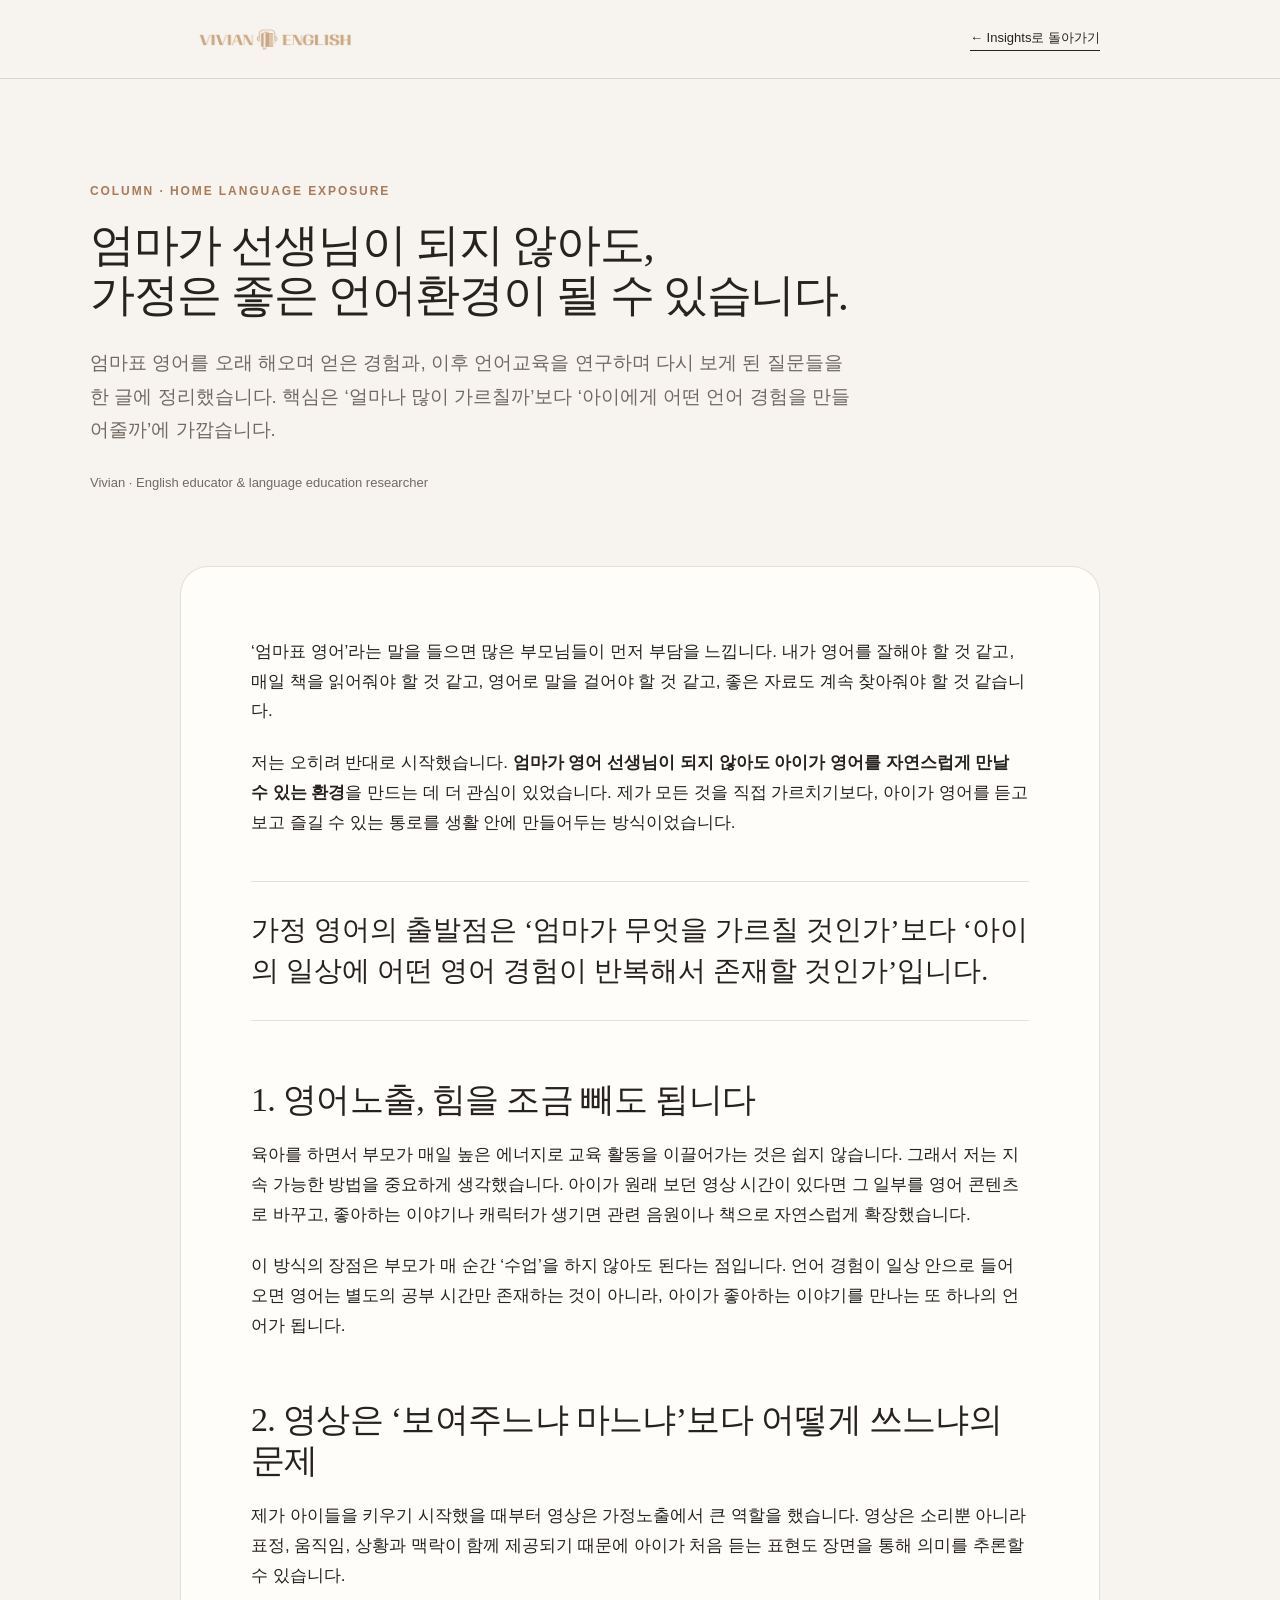
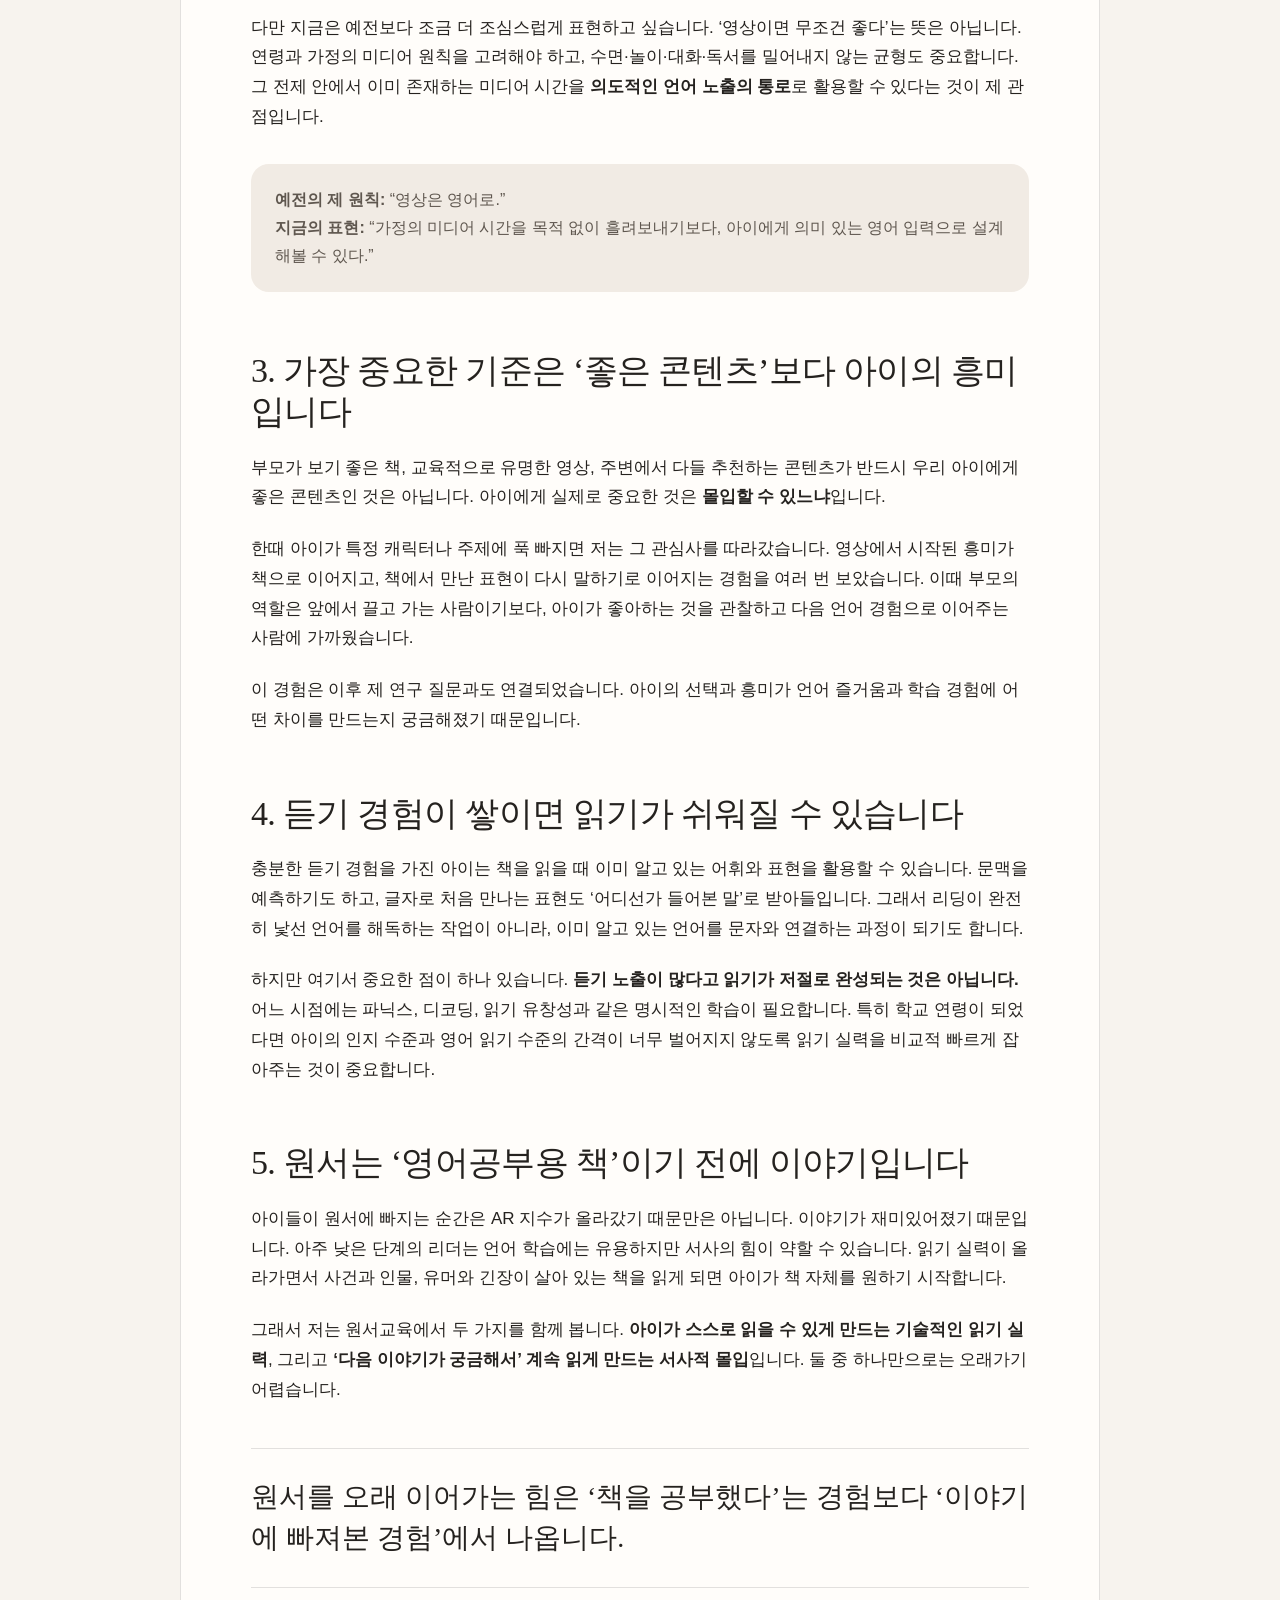
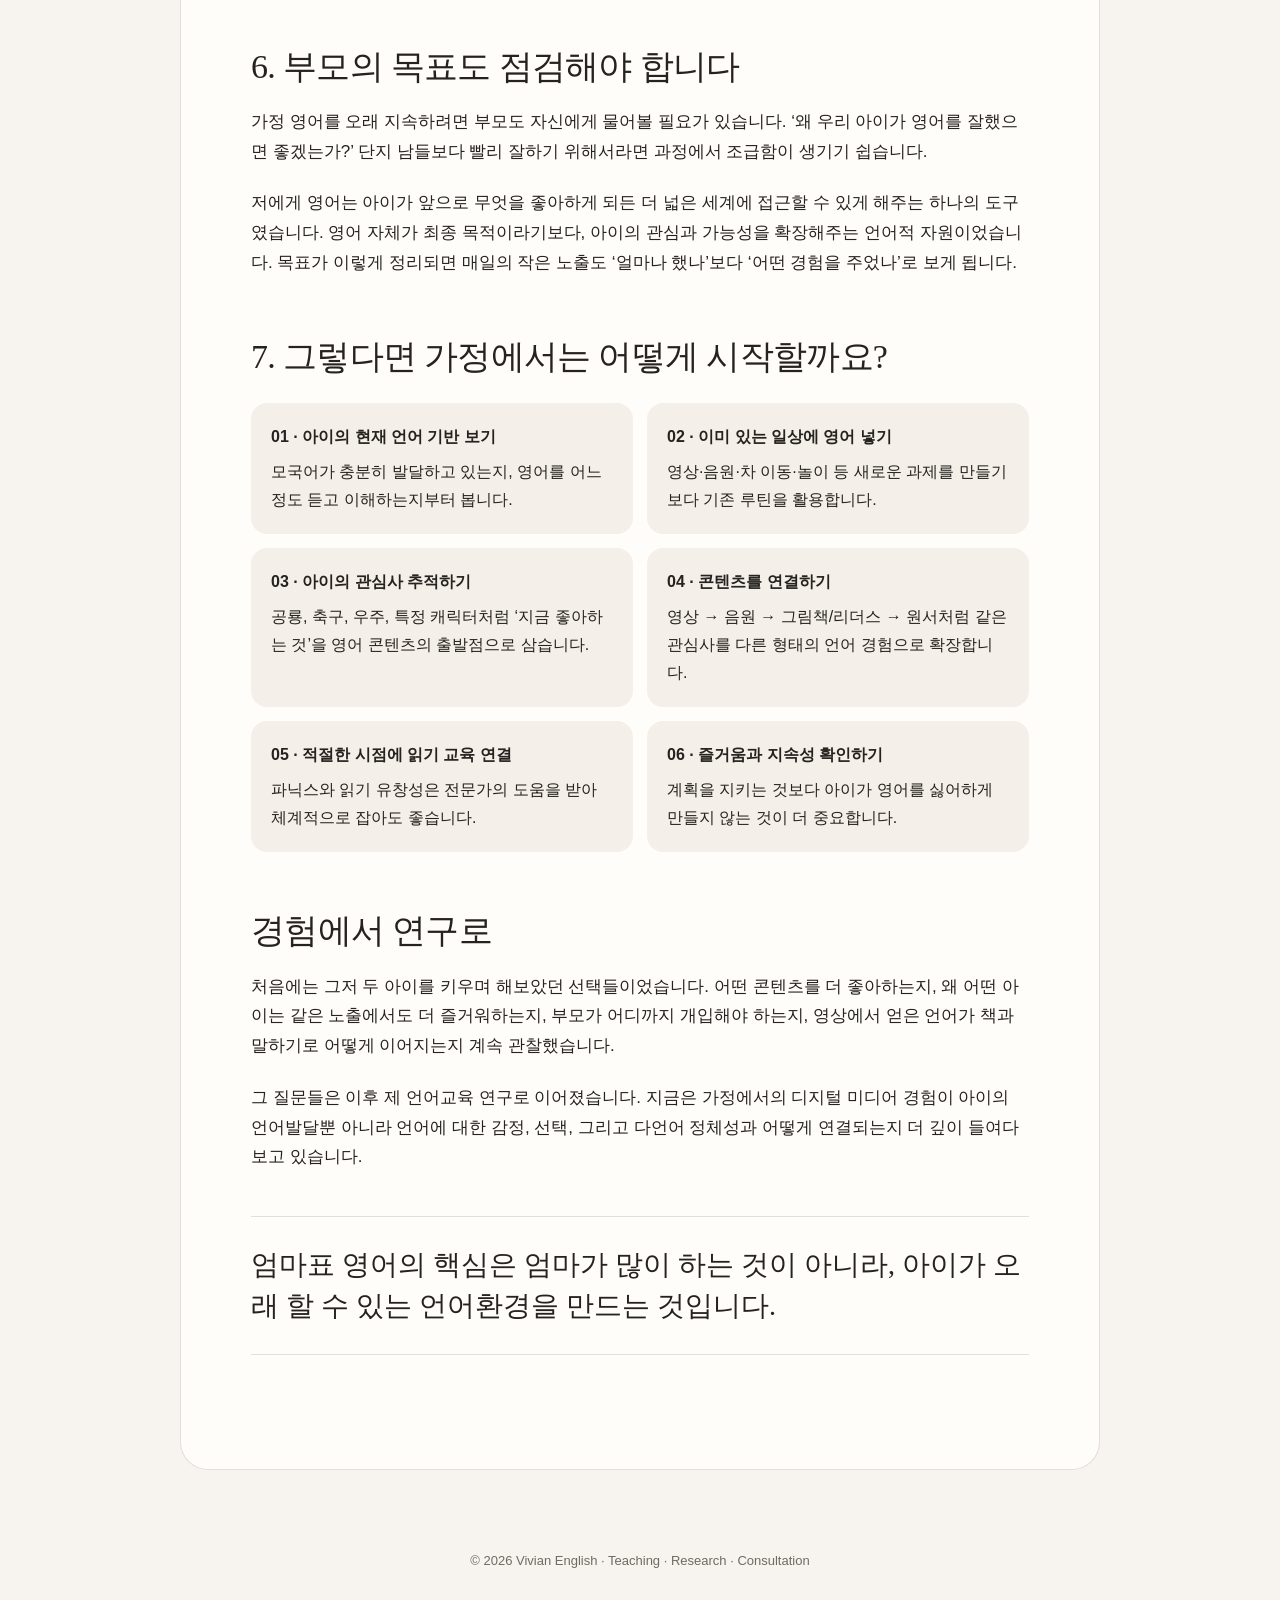
<file: insights/home-english.html>
<!doctype html>
<html lang="ko">
<head>
<meta charset="utf-8" />
<meta name="viewport" content="width=device-width,initial-scale=1" />
<title>엄마가 선생님이 되지 않아도, 가정은 좋은 언어환경이 될 수 있습니다 | Vivian English</title>
<meta name="description" content="영상, 음원, 원서와 아이의 흥미를 연결해 가정 영어노출을 설계하는 Vivian의 칼럼." />
<style>
:root{--paper:#f7f3ee;--ink:#25221f;--muted:#716a62;--line:rgba(37,34,31,.13);--accent:#a97b59;--serif:Georgia,'Times New Roman',serif;--sans:-apple-system,BlinkMacSystemFont,'Segoe UI','Noto Sans KR',sans-serif;}
*{box-sizing:border-box} html{scroll-behavior:smooth} body{margin:0;background:var(--paper);color:var(--ink);font-family:var(--sans);line-height:1.75} a{color:inherit} .shell{width:min(920px,calc(100% - 40px));margin:auto} .top{position:sticky;top:0;z-index:10;background:rgba(247,243,238,.92);backdrop-filter:blur(10px);border-bottom:1px solid var(--line)} .topin{height:78px;display:flex;align-items:center;justify-content:space-between;gap:24px} .logo{width:190px;height:auto} .back{font-size:13px;text-decoration:none;border-bottom:1px solid var(--ink)} .hero{padding:90px 0 58px} .eyebrow{font-size:12px;letter-spacing:.16em;text-transform:uppercase;color:var(--accent);font-weight:700} h1{font-family:var(--serif);font-size:clamp(42px,7vw,76px);line-height:1.05;letter-spacing:-.035em;font-weight:500;margin:18px 0 26px} .dek{font-size:19px;color:var(--muted);max-width:760px} .meta{margin-top:26px;color:var(--muted);font-size:13px} .article{background:#fffdfa;border:1px solid var(--line);border-radius:28px;padding:clamp(28px,6vw,70px);margin-bottom:80px} .article p{font-size:17px;margin:0 0 22px} .article h2{font-family:var(--serif);font-size:34px;line-height:1.22;font-weight:500;margin:58px 0 20px;letter-spacing:-.02em} .article h3{font-size:20px;margin:34px 0 12px} .pull{font-family:var(--serif);font-size:28px;line-height:1.45;margin:44px 0;padding:28px 0;border-top:1px solid var(--line);border-bottom:1px solid var(--line)} .note{background:#f1ebe4;border-radius:18px;padding:22px 24px;margin:32px 0;color:#5f574f} .steps{display:grid;grid-template-columns:repeat(2,1fr);gap:14px;margin:26px 0} .step{background:#f4efe9;border-radius:16px;padding:20px} .step b{display:block;margin-bottom:7px} .footer{padding:0 0 70px;color:var(--muted);font-size:13px;text-align:center} @media(min-width:981px){.hero.shell{width:min(1100px,calc(100% - 64px))}.hero h1{font-size:clamp(40px,3.5vw,48px);line-height:1.12;letter-spacing:-.03em;white-space:nowrap}} @media(max-width:700px){.steps{grid-template-columns:1fr} .topin{height:68px} .logo{width:160px}}
</style>
<link rel="stylesheet" href="/logo.css">
</head>
<body>
<header class="top"><div class="shell topin"><a href="/#top"><img class="logo" src="/embedded-image-1.png" alt="Vivian English" /></a><a class="back" href="/#insights">← Insights로 돌아가기</a></div></header>
<main>
<section class="hero shell">
<p class="eyebrow">Column · Home Language Exposure</p>
<h1>엄마가 선생님이 되지 않아도,<br>가정은 좋은 언어환경이 될 수 있습니다.</h1>
<p class="dek">엄마표 영어를 오래 해오며 얻은 경험과, 이후 언어교육을 연구하며 다시 보게 된 질문들을 한 글에 정리했습니다. 핵심은 ‘얼마나 많이 가르칠까’보다 ‘아이에게 어떤 언어 경험을 만들어줄까’에 가깝습니다.</p>
<p class="meta">Vivian · English educator & language education researcher</p>
</section>
<article class="article shell">
<p>‘엄마표 영어’라는 말을 들으면 많은 부모님들이 먼저 부담을 느낍니다. 내가 영어를 잘해야 할 것 같고, 매일 책을 읽어줘야 할 것 같고, 영어로 말을 걸어야 할 것 같고, 좋은 자료도 계속 찾아줘야 할 것 같습니다.</p>
<p>저는 오히려 반대로 시작했습니다. <strong>엄마가 영어 선생님이 되지 않아도 아이가 영어를 자연스럽게 만날 수 있는 환경</strong>을 만드는 데 더 관심이 있었습니다. 제가 모든 것을 직접 가르치기보다, 아이가 영어를 듣고 보고 즐길 수 있는 통로를 생활 안에 만들어두는 방식이었습니다.</p>
<div class="pull">가정 영어의 출발점은 ‘엄마가 무엇을 가르칠 것인가’보다 ‘아이의 일상에 어떤 영어 경험이 반복해서 존재할 것인가’입니다.</div>
<h2>1. 영어노출, 힘을 조금 빼도 됩니다</h2>
<p>육아를 하면서 부모가 매일 높은 에너지로 교육 활동을 이끌어가는 것은 쉽지 않습니다. 그래서 저는 지속 가능한 방법을 중요하게 생각했습니다. 아이가 원래 보던 영상 시간이 있다면 그 일부를 영어 콘텐츠로 바꾸고, 좋아하는 이야기나 캐릭터가 생기면 관련 음원이나 책으로 자연스럽게 확장했습니다.</p>
<p>이 방식의 장점은 부모가 매 순간 ‘수업’을 하지 않아도 된다는 점입니다. 언어 경험이 일상 안으로 들어오면 영어는 별도의 공부 시간만 존재하는 것이 아니라, 아이가 좋아하는 이야기를 만나는 또 하나의 언어가 됩니다.</p>
<h2>2. 영상은 ‘보여주느냐 마느냐’보다 어떻게 쓰느냐의 문제</h2>
<p>제가 아이들을 키우기 시작했을 때부터 영상은 가정노출에서 큰 역할을 했습니다. 영상은 소리뿐 아니라 표정, 움직임, 상황과 맥락이 함께 제공되기 때문에 아이가 처음 듣는 표현도 장면을 통해 의미를 추론할 수 있습니다.</p>
<p>다만 지금은 예전보다 조금 더 조심스럽게 표현하고 싶습니다. ‘영상이면 무조건 좋다’는 뜻은 아닙니다. 연령과 가정의 미디어 원칙을 고려해야 하고, 수면·놀이·대화·독서를 밀어내지 않는 균형도 중요합니다. 그 전제 안에서 이미 존재하는 미디어 시간을 <strong>의도적인 언어 노출의 통로</strong>로 활용할 수 있다는 것이 제 관점입니다.</p>
<div class="note"><strong>예전의 제 원칙:</strong> “영상은 영어로.”<br><strong>지금의 표현:</strong> “가정의 미디어 시간을 목적 없이 흘려보내기보다, 아이에게 의미 있는 영어 입력으로 설계해볼 수 있다.”</div>
<h2>3. 가장 중요한 기준은 ‘좋은 콘텐츠’보다 아이의 흥미입니다</h2>
<p>부모가 보기 좋은 책, 교육적으로 유명한 영상, 주변에서 다들 추천하는 콘텐츠가 반드시 우리 아이에게 좋은 콘텐츠인 것은 아닙니다. 아이에게 실제로 중요한 것은 <strong>몰입할 수 있느냐</strong>입니다.</p>
<p>한때 아이가 특정 캐릭터나 주제에 푹 빠지면 저는 그 관심사를 따라갔습니다. 영상에서 시작된 흥미가 책으로 이어지고, 책에서 만난 표현이 다시 말하기로 이어지는 경험을 여러 번 보았습니다. 이때 부모의 역할은 앞에서 끌고 가는 사람이기보다, 아이가 좋아하는 것을 관찰하고 다음 언어 경험으로 이어주는 사람에 가까웠습니다.</p>
<p>이 경험은 이후 제 연구 질문과도 연결되었습니다. 아이의 선택과 흥미가 언어 즐거움과 학습 경험에 어떤 차이를 만드는지 궁금해졌기 때문입니다.</p>
<h2>4. 듣기 경험이 쌓이면 읽기가 쉬워질 수 있습니다</h2>
<p>충분한 듣기 경험을 가진 아이는 책을 읽을 때 이미 알고 있는 어휘와 표현을 활용할 수 있습니다. 문맥을 예측하기도 하고, 글자로 처음 만나는 표현도 ‘어디선가 들어본 말’로 받아들입니다. 그래서 리딩이 완전히 낯선 언어를 해독하는 작업이 아니라, 이미 알고 있는 언어를 문자와 연결하는 과정이 되기도 합니다.</p>
<p>하지만 여기서 중요한 점이 하나 있습니다. <strong>듣기 노출이 많다고 읽기가 저절로 완성되는 것은 아닙니다.</strong> 어느 시점에는 파닉스, 디코딩, 읽기 유창성과 같은 명시적인 학습이 필요합니다. 특히 학교 연령이 되었다면 아이의 인지 수준과 영어 읽기 수준의 간격이 너무 벌어지지 않도록 읽기 실력을 비교적 빠르게 잡아주는 것이 중요합니다.</p>
<h2>5. 원서는 ‘영어공부용 책’이기 전에 이야기입니다</h2>
<p>아이들이 원서에 빠지는 순간은 AR 지수가 올라갔기 때문만은 아닙니다. 이야기가 재미있어졌기 때문입니다. 아주 낮은 단계의 리더는 언어 학습에는 유용하지만 서사의 힘이 약할 수 있습니다. 읽기 실력이 올라가면서 사건과 인물, 유머와 긴장이 살아 있는 책을 읽게 되면 아이가 책 자체를 원하기 시작합니다.</p>
<p>그래서 저는 원서교육에서 두 가지를 함께 봅니다. <strong>아이가 스스로 읽을 수 있게 만드는 기술적인 읽기 실력</strong>, 그리고 <strong>‘다음 이야기가 궁금해서’ 계속 읽게 만드는 서사적 몰입</strong>입니다. 둘 중 하나만으로는 오래가기 어렵습니다.</p>
<div class="pull">원서를 오래 이어가는 힘은 ‘책을 공부했다’는 경험보다 ‘이야기에 빠져본 경험’에서 나옵니다.</div>
<h2>6. 부모의 목표도 점검해야 합니다</h2>
<p>가정 영어를 오래 지속하려면 부모도 자신에게 물어볼 필요가 있습니다. ‘왜 우리 아이가 영어를 잘했으면 좋겠는가?’ 단지 남들보다 빨리 잘하기 위해서라면 과정에서 조급함이 생기기 쉽습니다.</p>
<p>저에게 영어는 아이가 앞으로 무엇을 좋아하게 되든 더 넓은 세계에 접근할 수 있게 해주는 하나의 도구였습니다. 영어 자체가 최종 목적이라기보다, 아이의 관심과 가능성을 확장해주는 언어적 자원이었습니다. 목표가 이렇게 정리되면 매일의 작은 노출도 ‘얼마나 했나’보다 ‘어떤 경험을 주었나’로 보게 됩니다.</p>
<h2>7. 그렇다면 가정에서는 어떻게 시작할까요?</h2>
<div class="steps">
<div class="step"><b>01 · 아이의 현재 언어 기반 보기</b>모국어가 충분히 발달하고 있는지, 영어를 어느 정도 듣고 이해하는지부터 봅니다.</div>
<div class="step"><b>02 · 이미 있는 일상에 영어 넣기</b>영상·음원·차 이동·놀이 등 새로운 과제를 만들기보다 기존 루틴을 활용합니다.</div>
<div class="step"><b>03 · 아이의 관심사 추적하기</b>공룡, 축구, 우주, 특정 캐릭터처럼 ‘지금 좋아하는 것’을 영어 콘텐츠의 출발점으로 삼습니다.</div>
<div class="step"><b>04 · 콘텐츠를 연결하기</b>영상 → 음원 → 그림책/리더스 → 원서처럼 같은 관심사를 다른 형태의 언어 경험으로 확장합니다.</div>
<div class="step"><b>05 · 적절한 시점에 읽기 교육 연결</b>파닉스와 읽기 유창성은 전문가의 도움을 받아 체계적으로 잡아도 좋습니다.</div>
<div class="step"><b>06 · 즐거움과 지속성 확인하기</b>계획을 지키는 것보다 아이가 영어를 싫어하게 만들지 않는 것이 더 중요합니다.</div>
</div>
<h2>경험에서 연구로</h2>
<p>처음에는 그저 두 아이를 키우며 해보았던 선택들이었습니다. 어떤 콘텐츠를 더 좋아하는지, 왜 어떤 아이는 같은 노출에서도 더 즐거워하는지, 부모가 어디까지 개입해야 하는지, 영상에서 얻은 언어가 책과 말하기로 어떻게 이어지는지 계속 관찰했습니다.</p>
<p>그 질문들은 이후 제 언어교육 연구로 이어졌습니다. 지금은 가정에서의 디지털 미디어 경험이 아이의 언어발달뿐 아니라 언어에 대한 감정, 선택, 그리고 다언어 정체성과 어떻게 연결되는지 더 깊이 들여다보고 있습니다.</p>
<div class="pull">엄마표 영어의 핵심은 엄마가 많이 하는 것이 아니라, 아이가 오래 할 수 있는 언어환경을 만드는 것입니다.</div>
</article>
</main>
<footer class="footer shell">© 2026 Vivian English · Teaching · Research · Consultation</footer>
</body></html>
</file>
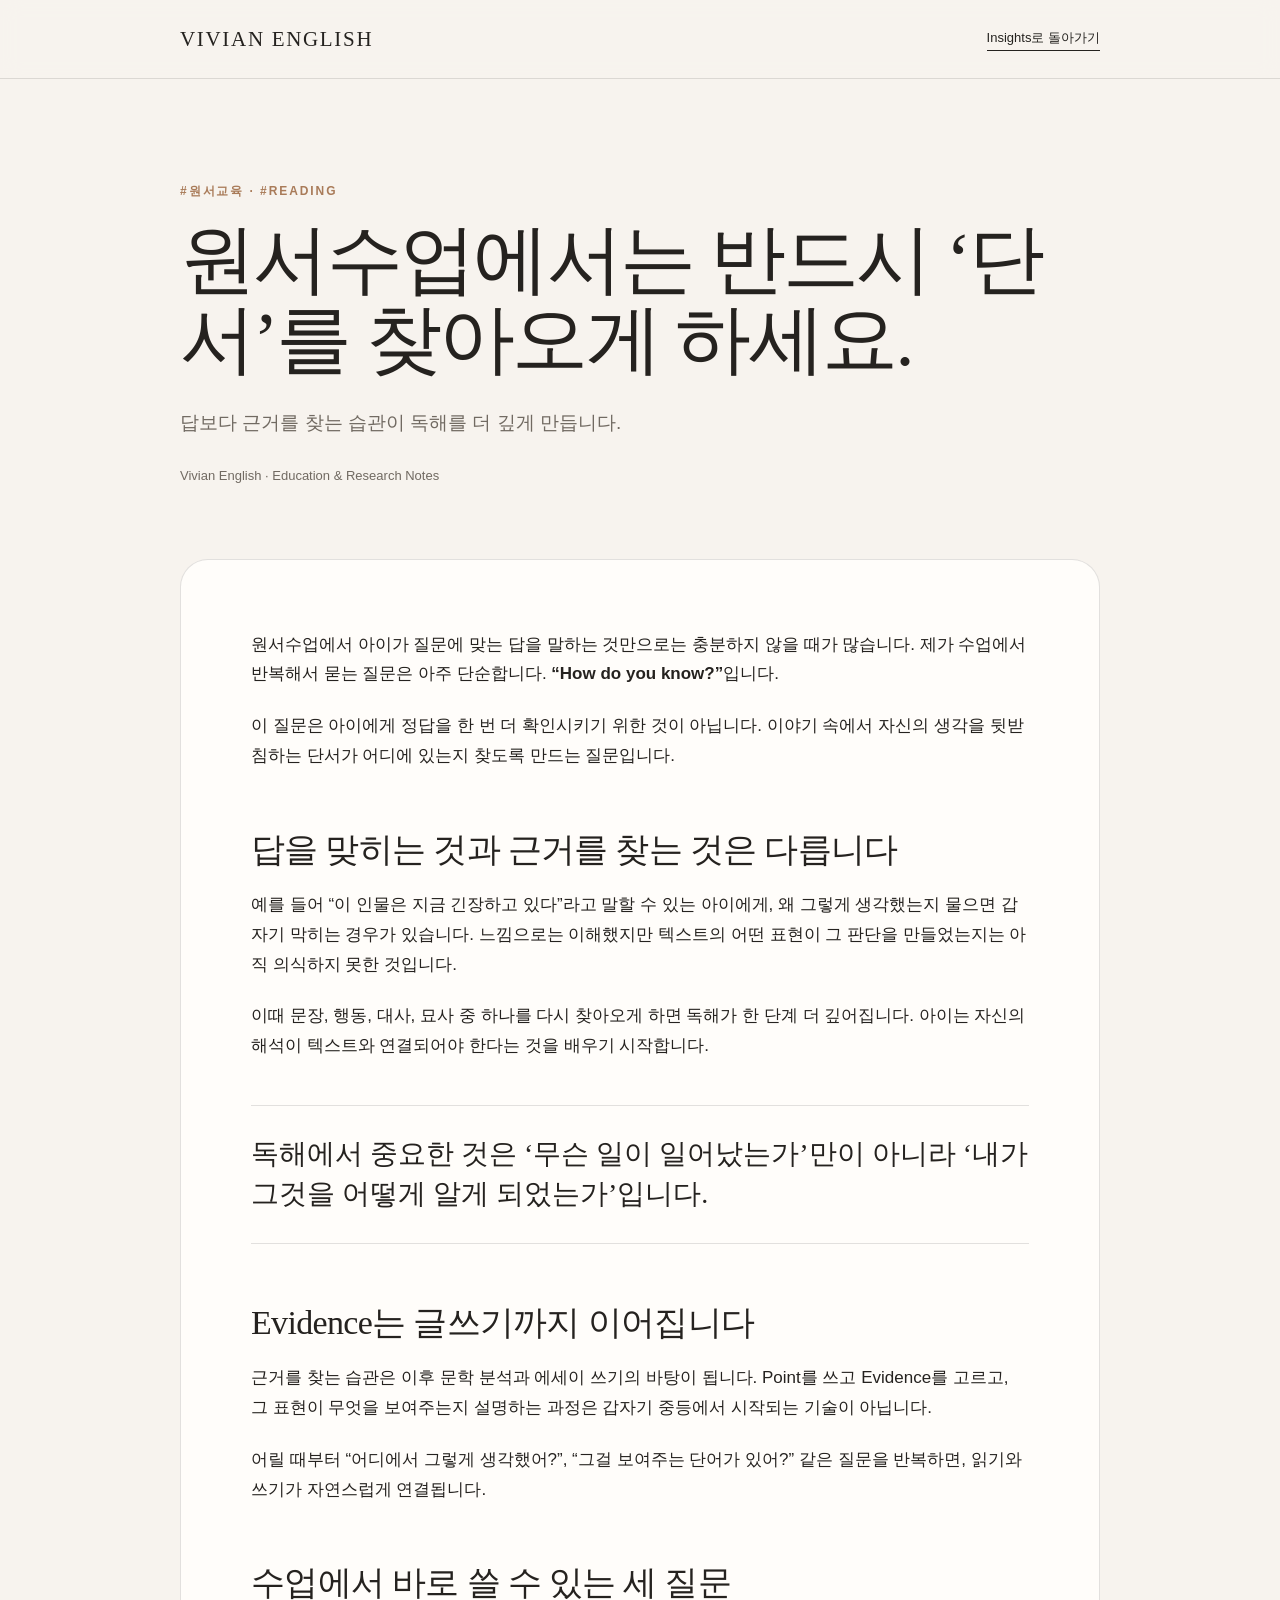
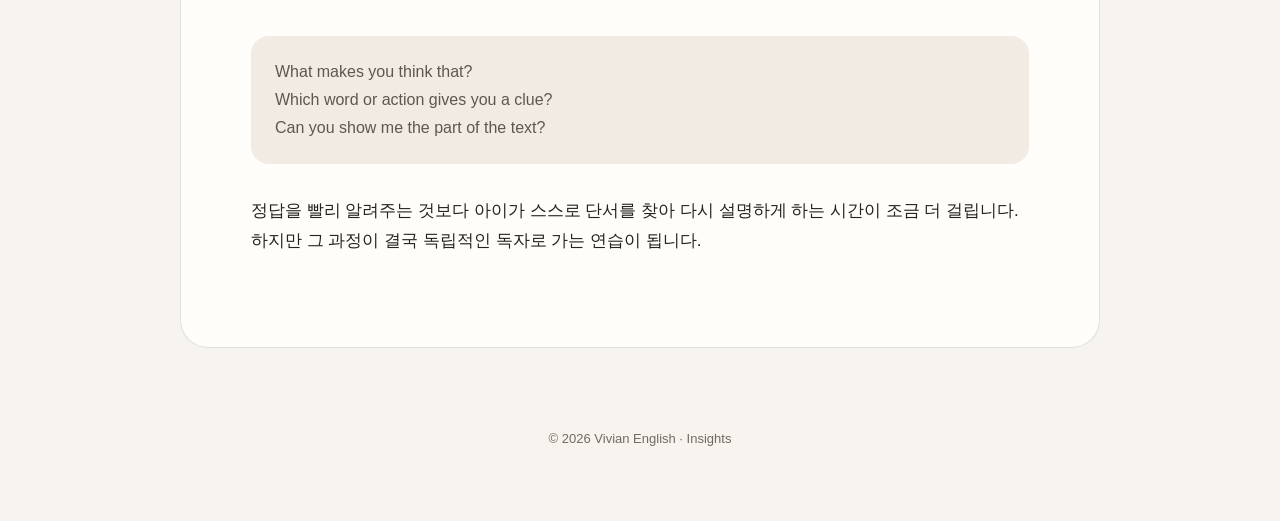
<file: insights/how-do-you-know.html>
<!doctype html>
<html lang="ko">
<head>
<meta charset="utf-8" />
<meta name="viewport" content="width=device-width,initial-scale=1" />
<title>원서수업에서는 반드시 ‘단서’를 찾아오게 하세요. | Vivian English</title>
<meta name="description" content="답보다 근거를 찾는 습관이 독해를 더 깊게 만드는 이유." />
<style>
:root{--paper:#f7f3ee;--ink:#25221f;--muted:#716a62;--line:rgba(37,34,31,.13);--accent:#a97b59;--serif:Georgia,'Times New Roman',serif;--sans:-apple-system,BlinkMacSystemFont,'Segoe UI','Noto Sans KR',sans-serif;}
*{box-sizing:border-box} html{scroll-behavior:smooth} body{margin:0;background:var(--paper);color:var(--ink);font-family:var(--sans);line-height:1.75}
a{color:inherit} .shell{width:min(920px,calc(100% - 40px));margin:auto}
.top{position:sticky;top:0;z-index:10;background:rgba(247,243,238,.92);backdrop-filter:blur(10px);border-bottom:1px solid var(--line)}
.topin{height:78px;display:flex;align-items:center;justify-content:space-between;gap:24px}
.brand{font-family:var(--serif);font-size:21px;letter-spacing:.08em;text-decoration:none}
.back{font-size:13px;text-decoration:none;border-bottom:1px solid var(--ink)}
.hero{padding:90px 0 58px} .eyebrow{font-size:12px;letter-spacing:.16em;text-transform:uppercase;color:var(--accent);font-weight:700}
h1{font-family:var(--serif);font-size:clamp(42px,7vw,76px);line-height:1.05;letter-spacing:-.035em;font-weight:500;margin:18px 0 26px}
.dek{font-size:19px;color:var(--muted);max-width:760px} .meta{margin-top:26px;color:var(--muted);font-size:13px}
.article{background:#fffdfa;border:1px solid var(--line);border-radius:28px;padding:clamp(28px,6vw,70px);margin-bottom:80px}
.article p{font-size:17px;margin:0 0 22px} .article h2{font-family:var(--serif);font-size:34px;line-height:1.22;font-weight:500;margin:58px 0 20px;letter-spacing:-.02em}
.article h3{font-size:20px;margin:34px 0 12px} .pull{font-family:var(--serif);font-size:28px;line-height:1.45;margin:44px 0;padding:28px 0;border-top:1px solid var(--line);border-bottom:1px solid var(--line)}
.note{background:#f1ebe4;border-radius:18px;padding:22px 24px;margin:32px 0;color:#5f574f}
.footer{padding:0 0 70px;color:var(--muted);font-size:13px;text-align:center}
@media(max-width:700px){.topin{height:68px}}
</style>
</head>
<body>
<header class="top"><div class="shell topin"><a class="brand" href="/">VIVIAN ENGLISH</a><a class="back" href="/#insights">Insights로 돌아가기</a></div></header>
<main class="shell">
<section class="hero">
<p class="eyebrow">#원서교육 · #READING</p>
<h1>원서수업에서는 반드시 ‘단서’를 찾아오게 하세요.</h1>
<p class="dek">답보다 근거를 찾는 습관이 독해를 더 깊게 만듭니다.</p>
<p class="meta">Vivian English · Education & Research Notes</p>
</section>
<article class="article">

<p>원서수업에서 아이가 질문에 맞는 답을 말하는 것만으로는 충분하지 않을 때가 많습니다. 제가 수업에서 반복해서 묻는 질문은 아주 단순합니다. <strong>“How do you know?”</strong>입니다.</p>
<p>이 질문은 아이에게 정답을 한 번 더 확인시키기 위한 것이 아닙니다. 이야기 속에서 자신의 생각을 뒷받침하는 단서가 어디에 있는지 찾도록 만드는 질문입니다.</p>
<h2>답을 맞히는 것과 근거를 찾는 것은 다릅니다</h2>
<p>예를 들어 “이 인물은 지금 긴장하고 있다”라고 말할 수 있는 아이에게, 왜 그렇게 생각했는지 물으면 갑자기 막히는 경우가 있습니다. 느낌으로는 이해했지만 텍스트의 어떤 표현이 그 판단을 만들었는지는 아직 의식하지 못한 것입니다.</p>
<p>이때 문장, 행동, 대사, 묘사 중 하나를 다시 찾아오게 하면 독해가 한 단계 더 깊어집니다. 아이는 자신의 해석이 텍스트와 연결되어야 한다는 것을 배우기 시작합니다.</p>
<div class="pull">독해에서 중요한 것은 ‘무슨 일이 일어났는가’만이 아니라 ‘내가 그것을 어떻게 알게 되었는가’입니다.</div>
<h2>Evidence는 글쓰기까지 이어집니다</h2>
<p>근거를 찾는 습관은 이후 문학 분석과 에세이 쓰기의 바탕이 됩니다. Point를 쓰고 Evidence를 고르고, 그 표현이 무엇을 보여주는지 설명하는 과정은 갑자기 중등에서 시작되는 기술이 아닙니다.</p>
<p>어릴 때부터 “어디에서 그렇게 생각했어?”, “그걸 보여주는 단어가 있어?” 같은 질문을 반복하면, 읽기와 쓰기가 자연스럽게 연결됩니다.</p>
<h2>수업에서 바로 쓸 수 있는 세 질문</h2>
<div class="note">What makes you think that?<br>Which word or action gives you a clue?<br>Can you show me the part of the text?</div>
<p>정답을 빨리 알려주는 것보다 아이가 스스로 단서를 찾아 다시 설명하게 하는 시간이 조금 더 걸립니다. 하지만 그 과정이 결국 독립적인 독자로 가는 연습이 됩니다.</p>

</article>
</main>
<footer class="footer shell">© 2026 Vivian English · Insights</footer>
</body>
</html>
</file>
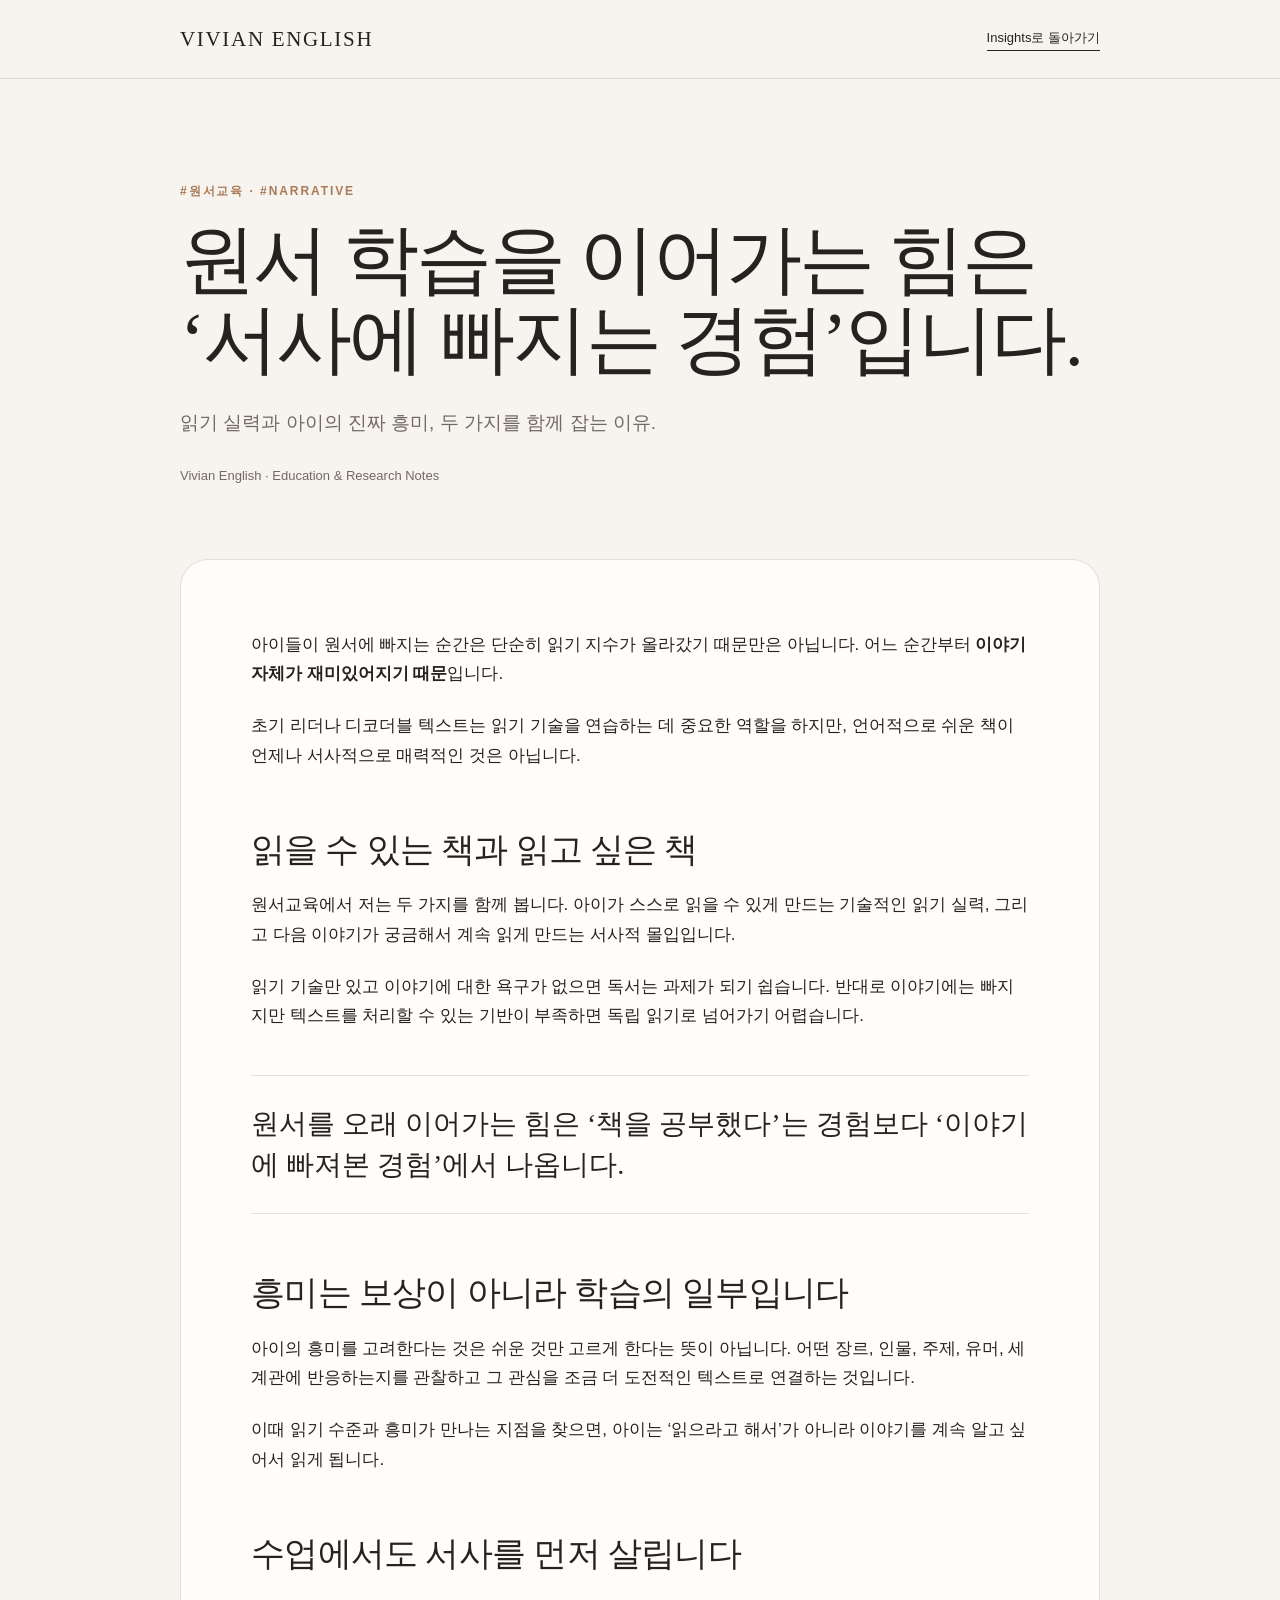
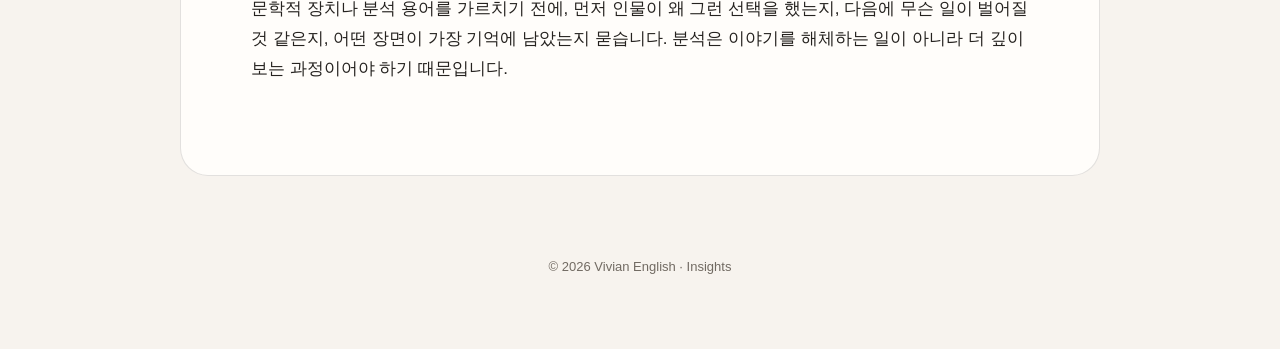
<file: insights/narrative-immersion.html>
<!doctype html>
<html lang="ko">
<head>
<meta charset="utf-8" />
<meta name="viewport" content="width=device-width,initial-scale=1" />
<title>원서 학습을 이어가는 힘은 ‘서사에 빠지는 경험’입니다. | Vivian English</title>
<meta name="description" content="읽기 실력과 아이의 흥미, 서사적 몰입을 함께 보는 원서교육." />
<style>
:root{--paper:#f7f3ee;--ink:#25221f;--muted:#716a62;--line:rgba(37,34,31,.13);--accent:#a97b59;--serif:Georgia,'Times New Roman',serif;--sans:-apple-system,BlinkMacSystemFont,'Segoe UI','Noto Sans KR',sans-serif;}
*{box-sizing:border-box} html{scroll-behavior:smooth} body{margin:0;background:var(--paper);color:var(--ink);font-family:var(--sans);line-height:1.75}
a{color:inherit} .shell{width:min(920px,calc(100% - 40px));margin:auto}
.top{position:sticky;top:0;z-index:10;background:rgba(247,243,238,.92);backdrop-filter:blur(10px);border-bottom:1px solid var(--line)}
.topin{height:78px;display:flex;align-items:center;justify-content:space-between;gap:24px}
.brand{font-family:var(--serif);font-size:21px;letter-spacing:.08em;text-decoration:none}
.back{font-size:13px;text-decoration:none;border-bottom:1px solid var(--ink)}
.hero{padding:90px 0 58px} .eyebrow{font-size:12px;letter-spacing:.16em;text-transform:uppercase;color:var(--accent);font-weight:700}
h1{font-family:var(--serif);font-size:clamp(42px,7vw,76px);line-height:1.05;letter-spacing:-.035em;font-weight:500;margin:18px 0 26px}
.dek{font-size:19px;color:var(--muted);max-width:760px} .meta{margin-top:26px;color:var(--muted);font-size:13px}
.article{background:#fffdfa;border:1px solid var(--line);border-radius:28px;padding:clamp(28px,6vw,70px);margin-bottom:80px}
.article p{font-size:17px;margin:0 0 22px} .article h2{font-family:var(--serif);font-size:34px;line-height:1.22;font-weight:500;margin:58px 0 20px;letter-spacing:-.02em}
.article h3{font-size:20px;margin:34px 0 12px} .pull{font-family:var(--serif);font-size:28px;line-height:1.45;margin:44px 0;padding:28px 0;border-top:1px solid var(--line);border-bottom:1px solid var(--line)}
.note{background:#f1ebe4;border-radius:18px;padding:22px 24px;margin:32px 0;color:#5f574f}
.footer{padding:0 0 70px;color:var(--muted);font-size:13px;text-align:center}
@media(max-width:700px){.topin{height:68px}}
</style>
</head>
<body>
<header class="top"><div class="shell topin"><a class="brand" href="/">VIVIAN ENGLISH</a><a class="back" href="/#insights">Insights로 돌아가기</a></div></header>
<main class="shell">
<section class="hero">
<p class="eyebrow">#원서교육 · #NARRATIVE</p>
<h1>원서 학습을 이어가는 힘은 ‘서사에 빠지는 경험’입니다.</h1>
<p class="dek">읽기 실력과 아이의 진짜 흥미, 두 가지를 함께 잡는 이유.</p>
<p class="meta">Vivian English · Education & Research Notes</p>
</section>
<article class="article">

<p>아이들이 원서에 빠지는 순간은 단순히 읽기 지수가 올라갔기 때문만은 아닙니다. 어느 순간부터 <strong>이야기 자체가 재미있어지기 때문</strong>입니다.</p>
<p>초기 리더나 디코더블 텍스트는 읽기 기술을 연습하는 데 중요한 역할을 하지만, 언어적으로 쉬운 책이 언제나 서사적으로 매력적인 것은 아닙니다.</p>
<h2>읽을 수 있는 책과 읽고 싶은 책</h2>
<p>원서교육에서 저는 두 가지를 함께 봅니다. 아이가 스스로 읽을 수 있게 만드는 기술적인 읽기 실력, 그리고 다음 이야기가 궁금해서 계속 읽게 만드는 서사적 몰입입니다.</p>
<p>읽기 기술만 있고 이야기에 대한 욕구가 없으면 독서는 과제가 되기 쉽습니다. 반대로 이야기에는 빠지지만 텍스트를 처리할 수 있는 기반이 부족하면 독립 읽기로 넘어가기 어렵습니다.</p>
<div class="pull">원서를 오래 이어가는 힘은 ‘책을 공부했다’는 경험보다 ‘이야기에 빠져본 경험’에서 나옵니다.</div>
<h2>흥미는 보상이 아니라 학습의 일부입니다</h2>
<p>아이의 흥미를 고려한다는 것은 쉬운 것만 고르게 한다는 뜻이 아닙니다. 어떤 장르, 인물, 주제, 유머, 세계관에 반응하는지를 관찰하고 그 관심을 조금 더 도전적인 텍스트로 연결하는 것입니다.</p>
<p>이때 읽기 수준과 흥미가 만나는 지점을 찾으면, 아이는 ‘읽으라고 해서’가 아니라 이야기를 계속 알고 싶어서 읽게 됩니다.</p>
<h2>수업에서도 서사를 먼저 살립니다</h2>
<p>문학적 장치나 분석 용어를 가르치기 전에, 먼저 인물이 왜 그런 선택을 했는지, 다음에 무슨 일이 벌어질 것 같은지, 어떤 장면이 가장 기억에 남았는지 묻습니다. 분석은 이야기를 해체하는 일이 아니라 더 깊이 보는 과정이어야 하기 때문입니다.</p>

</article>
</main>
<footer class="footer shell">© 2026 Vivian English · Insights</footer>
</body>
</html>
</file>
<file: logo.css>
/* Shared Vivian English header logo treatment */
.brand:has(> img),
.site-header > a:has(> img),
.header > a:has(> img),
.topin > a:has(> img) {
  background: transparent !important;
  border: 0 !important;
  box-shadow: none !important;
  padding-top: 0;
  padding-bottom: 0;
}

img.brand-logo,
img.logo[alt="Vivian English"] {
  display: block;
  height: auto;
  background: transparent !important;
  border: 0 !important;
  box-shadow: none !important;
}
</file>
